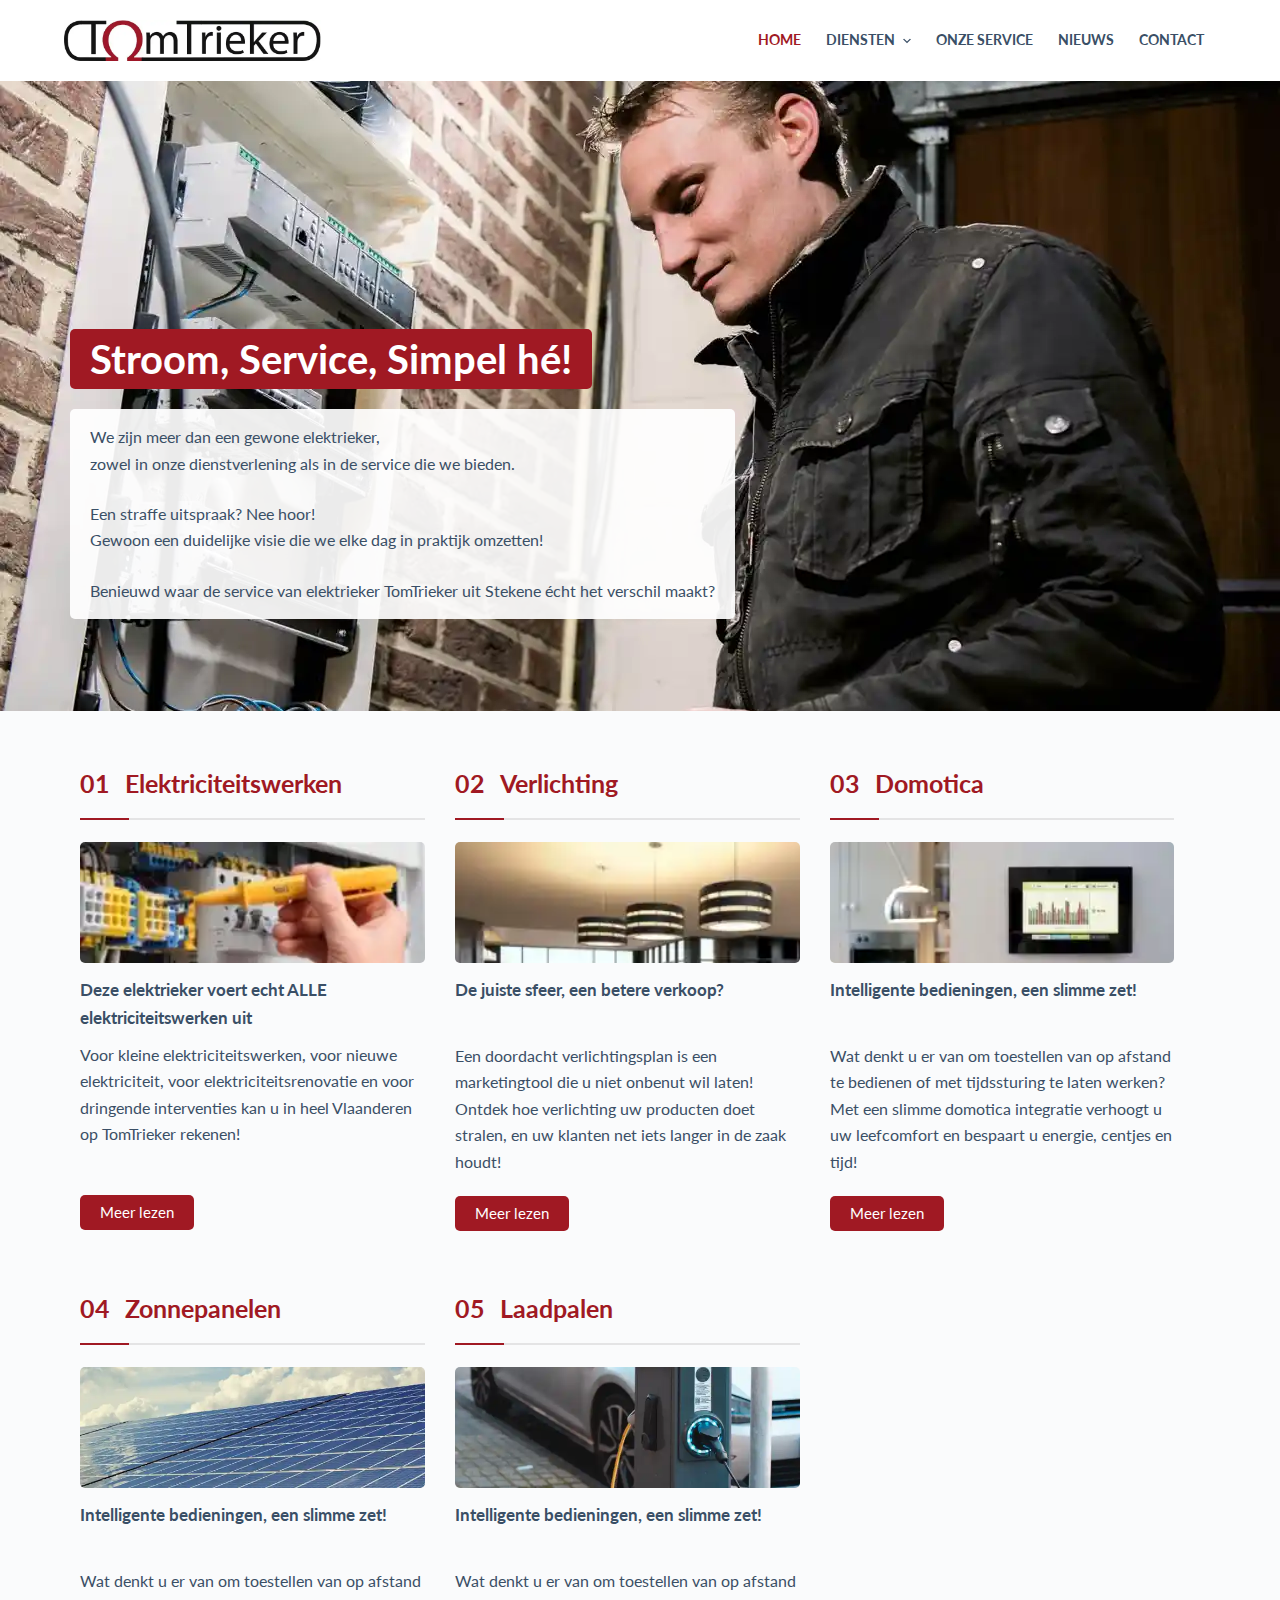
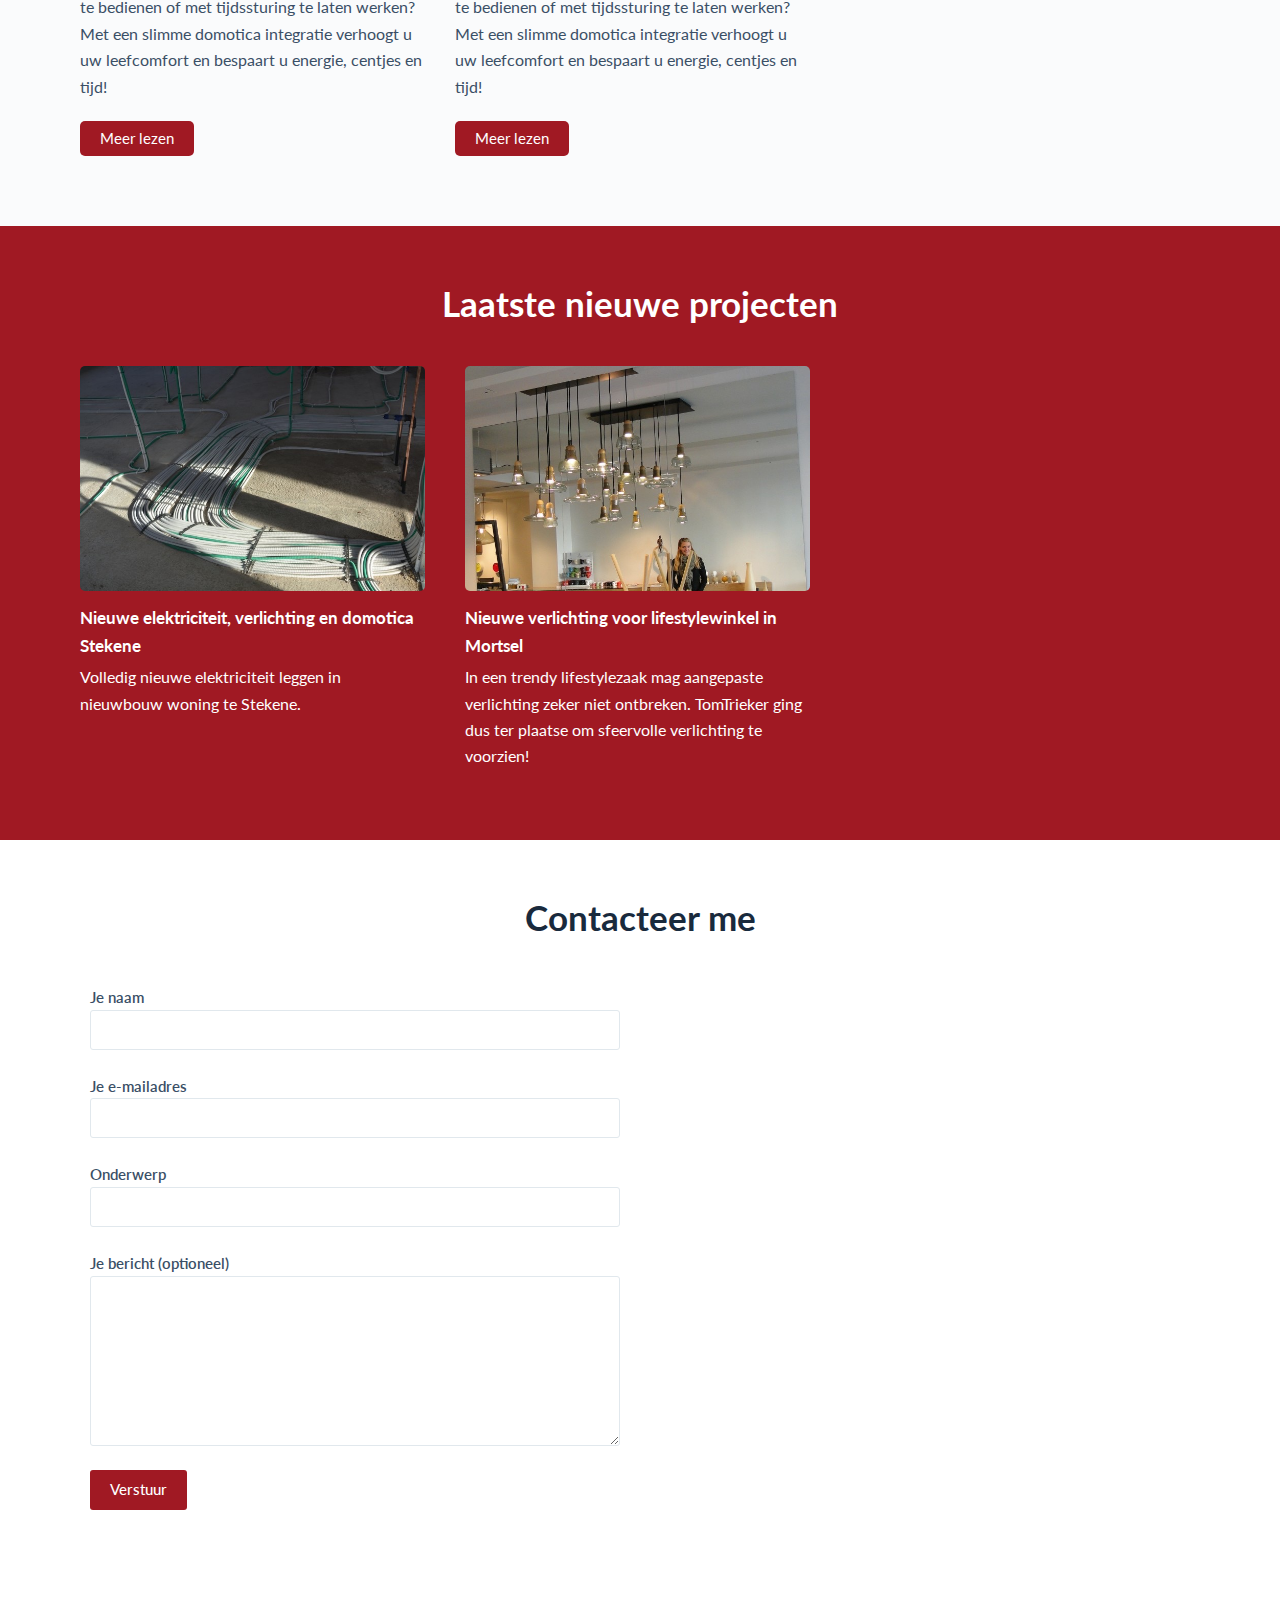
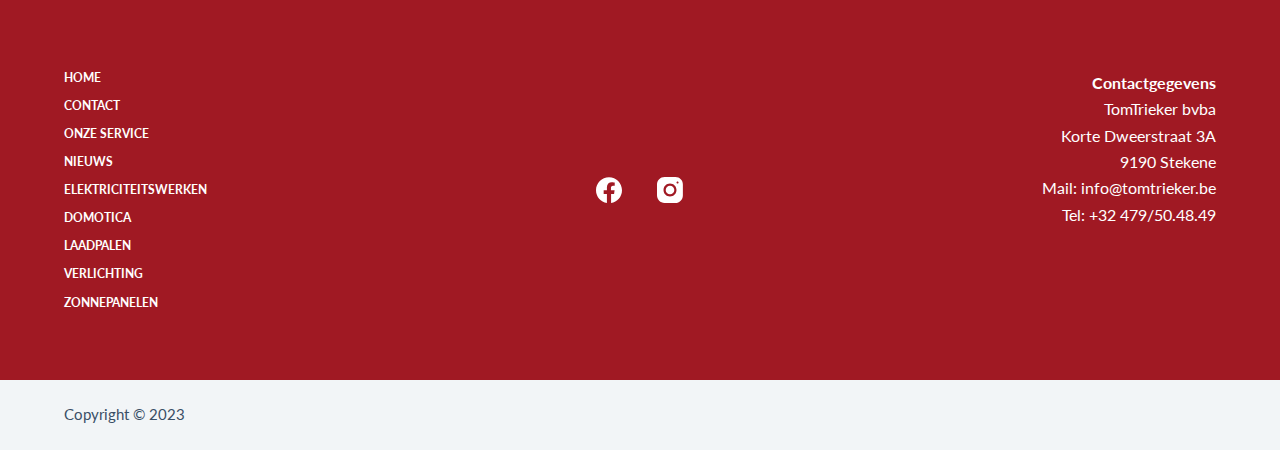
<file: index.html>
<!DOCTYPE html>
<html lang="nl-BE">
<head>
	
	<meta charset="UTF-8">
	<meta name="viewport" content="width=device-width, initial-scale=1, maximum-scale=5, viewport-fit=cover">
	<link rel="profile" href="https://gmpg.org/xfn/11">

	<title>Tomtrieker</title>
<meta name="robots" content="max-image-preview:large">
<link rel="dns-prefetch" href="//fonts.googleapis.com">
<link rel="alternate" type="application/rss+xml" title="Tomtrieker &raquo; feed" href="https://dcmaticshare.github.io/tom/feed/">
<link rel="alternate" type="application/rss+xml" title="Tomtrieker &raquo; reactiesfeed" href="https://dcmaticshare.github.io/tom/comments/feed/">
<link rel="stylesheet" id="blocksy-dynamic-global-css" href="https://dcmaticshare.github.io/tom/wp-content/uploads/blocksy/css/global.css?ver=15715" media="all">
<link rel="stylesheet" id="wp-block-library-css" href="https://dcmaticshare.github.io/tom/wp-includes/css/dist/block-library/style.min.css?ver=6.3.1" media="all">
<style id="global-styles-inline-css">body{--wp--preset--color--black: #000000;--wp--preset--color--cyan-bluish-gray: #abb8c3;--wp--preset--color--white: #ffffff;--wp--preset--color--pale-pink: #f78da7;--wp--preset--color--vivid-red: #cf2e2e;--wp--preset--color--luminous-vivid-orange: #ff6900;--wp--preset--color--luminous-vivid-amber: #fcb900;--wp--preset--color--light-green-cyan: #7bdcb5;--wp--preset--color--vivid-green-cyan: #00d084;--wp--preset--color--pale-cyan-blue: #8ed1fc;--wp--preset--color--vivid-cyan-blue: #0693e3;--wp--preset--color--vivid-purple: #9b51e0;--wp--preset--color--palette-color-1: var(--paletteColor1, #A01923);--wp--preset--color--palette-color-2: var(--paletteColor2, #202020);--wp--preset--color--palette-color-3: var(--paletteColor3, #3A4F66);--wp--preset--color--palette-color-4: var(--paletteColor4, #192a3d);--wp--preset--color--palette-color-5: var(--paletteColor5, #e1e8ed);--wp--preset--color--palette-color-6: var(--paletteColor6, #f2f5f7);--wp--preset--color--palette-color-7: var(--paletteColor7, #FAFBFC);--wp--preset--color--palette-color-8: var(--paletteColor8, #ffffff);--wp--preset--gradient--vivid-cyan-blue-to-vivid-purple: linear-gradient(135deg,rgba(6,147,227,1) 0%,rgb(155,81,224) 100%);--wp--preset--gradient--light-green-cyan-to-vivid-green-cyan: linear-gradient(135deg,rgb(122,220,180) 0%,rgb(0,208,130) 100%);--wp--preset--gradient--luminous-vivid-amber-to-luminous-vivid-orange: linear-gradient(135deg,rgba(252,185,0,1) 0%,rgba(255,105,0,1) 100%);--wp--preset--gradient--luminous-vivid-orange-to-vivid-red: linear-gradient(135deg,rgba(255,105,0,1) 0%,rgb(207,46,46) 100%);--wp--preset--gradient--very-light-gray-to-cyan-bluish-gray: linear-gradient(135deg,rgb(238,238,238) 0%,rgb(169,184,195) 100%);--wp--preset--gradient--cool-to-warm-spectrum: linear-gradient(135deg,rgb(74,234,220) 0%,rgb(151,120,209) 20%,rgb(207,42,186) 40%,rgb(238,44,130) 60%,rgb(251,105,98) 80%,rgb(254,248,76) 100%);--wp--preset--gradient--blush-light-purple: linear-gradient(135deg,rgb(255,206,236) 0%,rgb(152,150,240) 100%);--wp--preset--gradient--blush-bordeaux: linear-gradient(135deg,rgb(254,205,165) 0%,rgb(254,45,45) 50%,rgb(107,0,62) 100%);--wp--preset--gradient--luminous-dusk: linear-gradient(135deg,rgb(255,203,112) 0%,rgb(199,81,192) 50%,rgb(65,88,208) 100%);--wp--preset--gradient--pale-ocean: linear-gradient(135deg,rgb(255,245,203) 0%,rgb(182,227,212) 50%,rgb(51,167,181) 100%);--wp--preset--gradient--electric-grass: linear-gradient(135deg,rgb(202,248,128) 0%,rgb(113,206,126) 100%);--wp--preset--gradient--midnight: linear-gradient(135deg,rgb(2,3,129) 0%,rgb(40,116,252) 100%);--wp--preset--gradient--juicy-peach: linear-gradient(to right, #ffecd2 0%, #fcb69f 100%);--wp--preset--gradient--young-passion: linear-gradient(to right, #ff8177 0%, #ff867a 0%, #ff8c7f 21%, #f99185 52%, #cf556c 78%, #b12a5b 100%);--wp--preset--gradient--true-sunset: linear-gradient(to right, #fa709a 0%, #fee140 100%);--wp--preset--gradient--morpheus-den: linear-gradient(to top, #30cfd0 0%, #330867 100%);--wp--preset--gradient--plum-plate: linear-gradient(135deg, #667eea 0%, #764ba2 100%);--wp--preset--gradient--aqua-splash: linear-gradient(15deg, #13547a 0%, #80d0c7 100%);--wp--preset--gradient--love-kiss: linear-gradient(to top, #ff0844 0%, #ffb199 100%);--wp--preset--gradient--new-retrowave: linear-gradient(to top, #3b41c5 0%, #a981bb 49%, #ffc8a9 100%);--wp--preset--gradient--plum-bath: linear-gradient(to top, #cc208e 0%, #6713d2 100%);--wp--preset--gradient--high-flight: linear-gradient(to right, #0acffe 0%, #495aff 100%);--wp--preset--gradient--teen-party: linear-gradient(-225deg, #FF057C 0%, #8D0B93 50%, #321575 100%);--wp--preset--gradient--fabled-sunset: linear-gradient(-225deg, #231557 0%, #44107A 29%, #FF1361 67%, #FFF800 100%);--wp--preset--gradient--arielle-smile: radial-gradient(circle 248px at center, #16d9e3 0%, #30c7ec 47%, #46aef7 100%);--wp--preset--gradient--itmeo-branding: linear-gradient(180deg, #2af598 0%, #009efd 100%);--wp--preset--gradient--deep-blue: linear-gradient(to right, #6a11cb 0%, #2575fc 100%);--wp--preset--gradient--strong-bliss: linear-gradient(to right, #f78ca0 0%, #f9748f 19%, #fd868c 60%, #fe9a8b 100%);--wp--preset--gradient--sweet-period: linear-gradient(to top, #3f51b1 0%, #5a55ae 13%, #7b5fac 25%, #8f6aae 38%, #a86aa4 50%, #cc6b8e 62%, #f18271 75%, #f3a469 87%, #f7c978 100%);--wp--preset--gradient--purple-division: linear-gradient(to top, #7028e4 0%, #e5b2ca 100%);--wp--preset--gradient--cold-evening: linear-gradient(to top, #0c3483 0%, #a2b6df 100%, #6b8cce 100%, #a2b6df 100%);--wp--preset--gradient--mountain-rock: linear-gradient(to right, #868f96 0%, #596164 100%);--wp--preset--gradient--desert-hump: linear-gradient(to top, #c79081 0%, #dfa579 100%);--wp--preset--gradient--ethernal-constance: linear-gradient(to top, #09203f 0%, #537895 100%);--wp--preset--gradient--happy-memories: linear-gradient(-60deg, #ff5858 0%, #f09819 100%);--wp--preset--gradient--grown-early: linear-gradient(to top, #0ba360 0%, #3cba92 100%);--wp--preset--gradient--morning-salad: linear-gradient(-225deg, #B7F8DB 0%, #50A7C2 100%);--wp--preset--gradient--night-call: linear-gradient(-225deg, #AC32E4 0%, #7918F2 48%, #4801FF 100%);--wp--preset--gradient--mind-crawl: linear-gradient(-225deg, #473B7B 0%, #3584A7 51%, #30D2BE 100%);--wp--preset--gradient--angel-care: linear-gradient(-225deg, #FFE29F 0%, #FFA99F 48%, #FF719A 100%);--wp--preset--gradient--juicy-cake: linear-gradient(to top, #e14fad 0%, #f9d423 100%);--wp--preset--gradient--rich-metal: linear-gradient(to right, #d7d2cc 0%, #304352 100%);--wp--preset--gradient--mole-hall: linear-gradient(-20deg, #616161 0%, #9bc5c3 100%);--wp--preset--gradient--cloudy-knoxville: linear-gradient(120deg, #fdfbfb 0%, #ebedee 100%);--wp--preset--gradient--soft-grass: linear-gradient(to top, #c1dfc4 0%, #deecdd 100%);--wp--preset--gradient--saint-petersburg: linear-gradient(135deg, #f5f7fa 0%, #c3cfe2 100%);--wp--preset--gradient--everlasting-sky: linear-gradient(135deg, #fdfcfb 0%, #e2d1c3 100%);--wp--preset--gradient--kind-steel: linear-gradient(-20deg, #e9defa 0%, #fbfcdb 100%);--wp--preset--gradient--over-sun: linear-gradient(60deg, #abecd6 0%, #fbed96 100%);--wp--preset--gradient--premium-white: linear-gradient(to top, #d5d4d0 0%, #d5d4d0 1%, #eeeeec 31%, #efeeec 75%, #e9e9e7 100%);--wp--preset--gradient--clean-mirror: linear-gradient(45deg, #93a5cf 0%, #e4efe9 100%);--wp--preset--gradient--wild-apple: linear-gradient(to top, #d299c2 0%, #fef9d7 100%);--wp--preset--gradient--snow-again: linear-gradient(to top, #e6e9f0 0%, #eef1f5 100%);--wp--preset--gradient--confident-cloud: linear-gradient(to top, #dad4ec 0%, #dad4ec 1%, #f3e7e9 100%);--wp--preset--gradient--glass-water: linear-gradient(to top, #dfe9f3 0%, white 100%);--wp--preset--gradient--perfect-white: linear-gradient(-225deg, #E3FDF5 0%, #FFE6FA 100%);--wp--preset--font-size--small: 13px;--wp--preset--font-size--medium: 20px;--wp--preset--font-size--large: 36px;--wp--preset--font-size--x-large: 42px;--wp--preset--spacing--20: 0.44rem;--wp--preset--spacing--30: 0.67rem;--wp--preset--spacing--40: 1rem;--wp--preset--spacing--50: 1.5rem;--wp--preset--spacing--60: 2.25rem;--wp--preset--spacing--70: 3.38rem;--wp--preset--spacing--80: 5.06rem;--wp--preset--shadow--natural: 6px 6px 9px rgba(0, 0, 0, 0.2);--wp--preset--shadow--deep: 12px 12px 50px rgba(0, 0, 0, 0.4);--wp--preset--shadow--sharp: 6px 6px 0px rgba(0, 0, 0, 0.2);--wp--preset--shadow--outlined: 6px 6px 0px -3px rgba(255, 255, 255, 1), 6px 6px rgba(0, 0, 0, 1);--wp--preset--shadow--crisp: 6px 6px 0px rgba(0, 0, 0, 1);}body { margin: 0;--wp--style--global--content-size: var(--block-max-width);--wp--style--global--wide-size: var(--block-wide-max-width); }.wp-site-blocks > .alignleft { float: left; margin-right: 2em; }.wp-site-blocks > .alignright { float: right; margin-left: 2em; }.wp-site-blocks > .aligncenter { justify-content: center; margin-left: auto; margin-right: auto; }:where(.wp-site-blocks) > * { margin-block-start: var(--content-spacing); margin-block-end: 0; }:where(.wp-site-blocks) > :first-child:first-child { margin-block-start: 0; }:where(.wp-site-blocks) > :last-child:last-child { margin-block-end: 0; }body { --wp--style--block-gap: var(--content-spacing); }:where(body .is-layout-flow)  > :first-child:first-child{margin-block-start: 0;}:where(body .is-layout-flow)  > :last-child:last-child{margin-block-end: 0;}:where(body .is-layout-flow)  > *{margin-block-start: var(--content-spacing);margin-block-end: 0;}:where(body .is-layout-constrained)  > :first-child:first-child{margin-block-start: 0;}:where(body .is-layout-constrained)  > :last-child:last-child{margin-block-end: 0;}:where(body .is-layout-constrained)  > *{margin-block-start: var(--content-spacing);margin-block-end: 0;}:where(body .is-layout-flex) {gap: var(--content-spacing);}:where(body .is-layout-grid) {gap: var(--content-spacing);}body .is-layout-flow > .alignleft{float: left;margin-inline-start: 0;margin-inline-end: 2em;}body .is-layout-flow > .alignright{float: right;margin-inline-start: 2em;margin-inline-end: 0;}body .is-layout-flow > .aligncenter{margin-left: auto !important;margin-right: auto !important;}body .is-layout-constrained > .alignleft{float: left;margin-inline-start: 0;margin-inline-end: 2em;}body .is-layout-constrained > .alignright{float: right;margin-inline-start: 2em;margin-inline-end: 0;}body .is-layout-constrained > .aligncenter{margin-left: auto !important;margin-right: auto !important;}body .is-layout-constrained > :where(:not(.alignleft):not(.alignright):not(.alignfull)){max-width: var(--wp--style--global--content-size);margin-left: auto !important;margin-right: auto !important;}body .is-layout-constrained > .alignwide{max-width: var(--wp--style--global--wide-size);}body .is-layout-flex{display: flex;}body .is-layout-flex{flex-wrap: wrap;align-items: center;}body .is-layout-flex > *{margin: 0;}body .is-layout-grid{display: grid;}body .is-layout-grid > *{margin: 0;}body{padding-top: 0px;padding-right: 0px;padding-bottom: 0px;padding-left: 0px;}.has-black-color{color: var(--wp--preset--color--black) !important;}.has-cyan-bluish-gray-color{color: var(--wp--preset--color--cyan-bluish-gray) !important;}.has-white-color{color: var(--wp--preset--color--white) !important;}.has-pale-pink-color{color: var(--wp--preset--color--pale-pink) !important;}.has-vivid-red-color{color: var(--wp--preset--color--vivid-red) !important;}.has-luminous-vivid-orange-color{color: var(--wp--preset--color--luminous-vivid-orange) !important;}.has-luminous-vivid-amber-color{color: var(--wp--preset--color--luminous-vivid-amber) !important;}.has-light-green-cyan-color{color: var(--wp--preset--color--light-green-cyan) !important;}.has-vivid-green-cyan-color{color: var(--wp--preset--color--vivid-green-cyan) !important;}.has-pale-cyan-blue-color{color: var(--wp--preset--color--pale-cyan-blue) !important;}.has-vivid-cyan-blue-color{color: var(--wp--preset--color--vivid-cyan-blue) !important;}.has-vivid-purple-color{color: var(--wp--preset--color--vivid-purple) !important;}.has-palette-color-1-color{color: var(--wp--preset--color--palette-color-1) !important;}.has-palette-color-2-color{color: var(--wp--preset--color--palette-color-2) !important;}.has-palette-color-3-color{color: var(--wp--preset--color--palette-color-3) !important;}.has-palette-color-4-color{color: var(--wp--preset--color--palette-color-4) !important;}.has-palette-color-5-color{color: var(--wp--preset--color--palette-color-5) !important;}.has-palette-color-6-color{color: var(--wp--preset--color--palette-color-6) !important;}.has-palette-color-7-color{color: var(--wp--preset--color--palette-color-7) !important;}.has-palette-color-8-color{color: var(--wp--preset--color--palette-color-8) !important;}.has-black-background-color{background-color: var(--wp--preset--color--black) !important;}.has-cyan-bluish-gray-background-color{background-color: var(--wp--preset--color--cyan-bluish-gray) !important;}.has-white-background-color{background-color: var(--wp--preset--color--white) !important;}.has-pale-pink-background-color{background-color: var(--wp--preset--color--pale-pink) !important;}.has-vivid-red-background-color{background-color: var(--wp--preset--color--vivid-red) !important;}.has-luminous-vivid-orange-background-color{background-color: var(--wp--preset--color--luminous-vivid-orange) !important;}.has-luminous-vivid-amber-background-color{background-color: var(--wp--preset--color--luminous-vivid-amber) !important;}.has-light-green-cyan-background-color{background-color: var(--wp--preset--color--light-green-cyan) !important;}.has-vivid-green-cyan-background-color{background-color: var(--wp--preset--color--vivid-green-cyan) !important;}.has-pale-cyan-blue-background-color{background-color: var(--wp--preset--color--pale-cyan-blue) !important;}.has-vivid-cyan-blue-background-color{background-color: var(--wp--preset--color--vivid-cyan-blue) !important;}.has-vivid-purple-background-color{background-color: var(--wp--preset--color--vivid-purple) !important;}.has-palette-color-1-background-color{background-color: var(--wp--preset--color--palette-color-1) !important;}.has-palette-color-2-background-color{background-color: var(--wp--preset--color--palette-color-2) !important;}.has-palette-color-3-background-color{background-color: var(--wp--preset--color--palette-color-3) !important;}.has-palette-color-4-background-color{background-color: var(--wp--preset--color--palette-color-4) !important;}.has-palette-color-5-background-color{background-color: var(--wp--preset--color--palette-color-5) !important;}.has-palette-color-6-background-color{background-color: var(--wp--preset--color--palette-color-6) !important;}.has-palette-color-7-background-color{background-color: var(--wp--preset--color--palette-color-7) !important;}.has-palette-color-8-background-color{background-color: var(--wp--preset--color--palette-color-8) !important;}.has-black-border-color{border-color: var(--wp--preset--color--black) !important;}.has-cyan-bluish-gray-border-color{border-color: var(--wp--preset--color--cyan-bluish-gray) !important;}.has-white-border-color{border-color: var(--wp--preset--color--white) !important;}.has-pale-pink-border-color{border-color: var(--wp--preset--color--pale-pink) !important;}.has-vivid-red-border-color{border-color: var(--wp--preset--color--vivid-red) !important;}.has-luminous-vivid-orange-border-color{border-color: var(--wp--preset--color--luminous-vivid-orange) !important;}.has-luminous-vivid-amber-border-color{border-color: var(--wp--preset--color--luminous-vivid-amber) !important;}.has-light-green-cyan-border-color{border-color: var(--wp--preset--color--light-green-cyan) !important;}.has-vivid-green-cyan-border-color{border-color: var(--wp--preset--color--vivid-green-cyan) !important;}.has-pale-cyan-blue-border-color{border-color: var(--wp--preset--color--pale-cyan-blue) !important;}.has-vivid-cyan-blue-border-color{border-color: var(--wp--preset--color--vivid-cyan-blue) !important;}.has-vivid-purple-border-color{border-color: var(--wp--preset--color--vivid-purple) !important;}.has-palette-color-1-border-color{border-color: var(--wp--preset--color--palette-color-1) !important;}.has-palette-color-2-border-color{border-color: var(--wp--preset--color--palette-color-2) !important;}.has-palette-color-3-border-color{border-color: var(--wp--preset--color--palette-color-3) !important;}.has-palette-color-4-border-color{border-color: var(--wp--preset--color--palette-color-4) !important;}.has-palette-color-5-border-color{border-color: var(--wp--preset--color--palette-color-5) !important;}.has-palette-color-6-border-color{border-color: var(--wp--preset--color--palette-color-6) !important;}.has-palette-color-7-border-color{border-color: var(--wp--preset--color--palette-color-7) !important;}.has-palette-color-8-border-color{border-color: var(--wp--preset--color--palette-color-8) !important;}.has-vivid-cyan-blue-to-vivid-purple-gradient-background{background: var(--wp--preset--gradient--vivid-cyan-blue-to-vivid-purple) !important;}.has-light-green-cyan-to-vivid-green-cyan-gradient-background{background: var(--wp--preset--gradient--light-green-cyan-to-vivid-green-cyan) !important;}.has-luminous-vivid-amber-to-luminous-vivid-orange-gradient-background{background: var(--wp--preset--gradient--luminous-vivid-amber-to-luminous-vivid-orange) !important;}.has-luminous-vivid-orange-to-vivid-red-gradient-background{background: var(--wp--preset--gradient--luminous-vivid-orange-to-vivid-red) !important;}.has-very-light-gray-to-cyan-bluish-gray-gradient-background{background: var(--wp--preset--gradient--very-light-gray-to-cyan-bluish-gray) !important;}.has-cool-to-warm-spectrum-gradient-background{background: var(--wp--preset--gradient--cool-to-warm-spectrum) !important;}.has-blush-light-purple-gradient-background{background: var(--wp--preset--gradient--blush-light-purple) !important;}.has-blush-bordeaux-gradient-background{background: var(--wp--preset--gradient--blush-bordeaux) !important;}.has-luminous-dusk-gradient-background{background: var(--wp--preset--gradient--luminous-dusk) !important;}.has-pale-ocean-gradient-background{background: var(--wp--preset--gradient--pale-ocean) !important;}.has-electric-grass-gradient-background{background: var(--wp--preset--gradient--electric-grass) !important;}.has-midnight-gradient-background{background: var(--wp--preset--gradient--midnight) !important;}.has-juicy-peach-gradient-background{background: var(--wp--preset--gradient--juicy-peach) !important;}.has-young-passion-gradient-background{background: var(--wp--preset--gradient--young-passion) !important;}.has-true-sunset-gradient-background{background: var(--wp--preset--gradient--true-sunset) !important;}.has-morpheus-den-gradient-background{background: var(--wp--preset--gradient--morpheus-den) !important;}.has-plum-plate-gradient-background{background: var(--wp--preset--gradient--plum-plate) !important;}.has-aqua-splash-gradient-background{background: var(--wp--preset--gradient--aqua-splash) !important;}.has-love-kiss-gradient-background{background: var(--wp--preset--gradient--love-kiss) !important;}.has-new-retrowave-gradient-background{background: var(--wp--preset--gradient--new-retrowave) !important;}.has-plum-bath-gradient-background{background: var(--wp--preset--gradient--plum-bath) !important;}.has-high-flight-gradient-background{background: var(--wp--preset--gradient--high-flight) !important;}.has-teen-party-gradient-background{background: var(--wp--preset--gradient--teen-party) !important;}.has-fabled-sunset-gradient-background{background: var(--wp--preset--gradient--fabled-sunset) !important;}.has-arielle-smile-gradient-background{background: var(--wp--preset--gradient--arielle-smile) !important;}.has-itmeo-branding-gradient-background{background: var(--wp--preset--gradient--itmeo-branding) !important;}.has-deep-blue-gradient-background{background: var(--wp--preset--gradient--deep-blue) !important;}.has-strong-bliss-gradient-background{background: var(--wp--preset--gradient--strong-bliss) !important;}.has-sweet-period-gradient-background{background: var(--wp--preset--gradient--sweet-period) !important;}.has-purple-division-gradient-background{background: var(--wp--preset--gradient--purple-division) !important;}.has-cold-evening-gradient-background{background: var(--wp--preset--gradient--cold-evening) !important;}.has-mountain-rock-gradient-background{background: var(--wp--preset--gradient--mountain-rock) !important;}.has-desert-hump-gradient-background{background: var(--wp--preset--gradient--desert-hump) !important;}.has-ethernal-constance-gradient-background{background: var(--wp--preset--gradient--ethernal-constance) !important;}.has-happy-memories-gradient-background{background: var(--wp--preset--gradient--happy-memories) !important;}.has-grown-early-gradient-background{background: var(--wp--preset--gradient--grown-early) !important;}.has-morning-salad-gradient-background{background: var(--wp--preset--gradient--morning-salad) !important;}.has-night-call-gradient-background{background: var(--wp--preset--gradient--night-call) !important;}.has-mind-crawl-gradient-background{background: var(--wp--preset--gradient--mind-crawl) !important;}.has-angel-care-gradient-background{background: var(--wp--preset--gradient--angel-care) !important;}.has-juicy-cake-gradient-background{background: var(--wp--preset--gradient--juicy-cake) !important;}.has-rich-metal-gradient-background{background: var(--wp--preset--gradient--rich-metal) !important;}.has-mole-hall-gradient-background{background: var(--wp--preset--gradient--mole-hall) !important;}.has-cloudy-knoxville-gradient-background{background: var(--wp--preset--gradient--cloudy-knoxville) !important;}.has-soft-grass-gradient-background{background: var(--wp--preset--gradient--soft-grass) !important;}.has-saint-petersburg-gradient-background{background: var(--wp--preset--gradient--saint-petersburg) !important;}.has-everlasting-sky-gradient-background{background: var(--wp--preset--gradient--everlasting-sky) !important;}.has-kind-steel-gradient-background{background: var(--wp--preset--gradient--kind-steel) !important;}.has-over-sun-gradient-background{background: var(--wp--preset--gradient--over-sun) !important;}.has-premium-white-gradient-background{background: var(--wp--preset--gradient--premium-white) !important;}.has-clean-mirror-gradient-background{background: var(--wp--preset--gradient--clean-mirror) !important;}.has-wild-apple-gradient-background{background: var(--wp--preset--gradient--wild-apple) !important;}.has-snow-again-gradient-background{background: var(--wp--preset--gradient--snow-again) !important;}.has-confident-cloud-gradient-background{background: var(--wp--preset--gradient--confident-cloud) !important;}.has-glass-water-gradient-background{background: var(--wp--preset--gradient--glass-water) !important;}.has-perfect-white-gradient-background{background: var(--wp--preset--gradient--perfect-white) !important;}.has-small-font-size{font-size: var(--wp--preset--font-size--small) !important;}.has-medium-font-size{font-size: var(--wp--preset--font-size--medium) !important;}.has-large-font-size{font-size: var(--wp--preset--font-size--large) !important;}.has-x-large-font-size{font-size: var(--wp--preset--font-size--x-large) !important;}
.wp-block-navigation a:where(:not(.wp-element-button)){color: inherit;}
.wp-block-pullquote{font-size: 1.5em;line-height: 1.6;}</style>
<link rel="stylesheet" id="contact-form-7-css" href="https://dcmaticshare.github.io/tom/wp-content/plugins/contact-form-7/includes/css/styles.css?ver=5.8" media="all">
<link rel="stylesheet" id="elementor-icons-css" href="https://dcmaticshare.github.io/tom/wp-content/plugins/elementor/assets/lib/eicons/css/elementor-icons.min.css?ver=5.23.0" media="all">
<link rel="stylesheet" id="elementor-frontend-css" href="https://dcmaticshare.github.io/tom/wp-content/plugins/elementor/assets/css/frontend-lite.min.css?ver=3.16.4" media="all">
<link rel="stylesheet" id="swiper-css" href="https://dcmaticshare.github.io/tom/wp-content/plugins/elementor/assets/lib/swiper/v8/css/swiper.min.css?ver=8.4.5" media="all">
<link rel="stylesheet" id="elementor-post-6-css" href="https://dcmaticshare.github.io/tom/wp-content/uploads/elementor/css/post-6.css?ver=1695400209" media="all">
<link rel="stylesheet" id="elementor-post-10-css" href="https://dcmaticshare.github.io/tom/wp-content/uploads/elementor/css/post-10.css?ver=1695671885" media="all">
<link rel="stylesheet" id="blocksy-fonts-font-source-google-css" href="https://fonts.googleapis.com/css2?family=Lato:wght@400;500;600;700&#038;display=swap" media="all">
<link rel="stylesheet" id="ct-main-styles-css" href="https://dcmaticshare.github.io/tom/wp-content/themes/blocksy/static/bundle/main.min.css?ver=1.9.6" media="all">
<link rel="stylesheet" id="ct-page-title-styles-css" href="https://dcmaticshare.github.io/tom/wp-content/themes/blocksy/static/bundle/page-title.min.css?ver=1.9.6" media="all">
<link rel="stylesheet" id="ct-elementor-styles-css" href="https://dcmaticshare.github.io/tom/wp-content/themes/blocksy/static/bundle/elementor-frontend.min.css?ver=1.9.6" media="all">
<link rel="stylesheet" id="ct-cf-7-styles-css" href="https://dcmaticshare.github.io/tom/wp-content/themes/blocksy/static/bundle/cf-7.min.css?ver=1.9.6" media="all">
<link rel="stylesheet" id="google-fonts-1-css" href="https://fonts.googleapis.com/css?family=Roboto%3A100%2C100italic%2C200%2C200italic%2C300%2C300italic%2C400%2C400italic%2C500%2C500italic%2C600%2C600italic%2C700%2C700italic%2C800%2C800italic%2C900%2C900italic%7CRoboto+Slab%3A100%2C100italic%2C200%2C200italic%2C300%2C300italic%2C400%2C400italic%2C500%2C500italic%2C600%2C600italic%2C700%2C700italic%2C800%2C800italic%2C900%2C900italic&#038;display=swap&#038;ver=6.3.1" media="all">
<link rel="preconnect" href="https://fonts.gstatic.com/" crossorigin>
<link rel="https://api.w.org/" href="https://dcmaticshare.github.io/tom/wp-json/">
<link rel="alternate" type="application/json" href="https://dcmaticshare.github.io/tom/wp-json/wp/v2/pages/10">
<link rel="EditURI" type="application/rsd+xml" title="RSD" href="https://dcmaticshare.github.io/tom/xmlrpc.php?rsd">
<meta name="generator" content="WordPress 6.3.1">
<link rel="canonical" href="https://dcmaticshare.github.io/tom/">
<link rel="shortlink" href="https://dcmaticshare.github.io/tom/">
<link rel="alternate" type="application/json+oembed" href="https://dcmaticshare.github.io/tom/wp-json/oembed/1.0/embed?url=http%3A%2F%2Fhttps%3A%2F%2Fdcmaticshare.github.io%2Ftom%2F">
<link rel="alternate" type="text/xml+oembed" href="https://dcmaticshare.github.io/tom/wp-json/oembed/1.0/embed?url=http%3A%2F%2Fhttps%3A%2F%2Fdcmaticshare.github.io%2Ftom%2F#038;format=xml">
<noscript><link rel="stylesheet" href="https://dcmaticshare.github.io/tom/wp-content/themes/blocksy/static/bundle/no-scripts.min.css" type="text/css"></noscript>
<meta name="generator" content="Elementor 3.16.4; features: e_dom_optimization, e_optimized_assets_loading, e_optimized_css_loading, additional_custom_breakpoints; settings: css_print_method-external, google_font-enabled, font_display-swap">
	</head>


<body class="home page-template page-template-elementor_header_footer page page-id-10 wp-custom-logo wp-embed-responsive elementor-default elementor-template-full-width elementor-kit-6 elementor-page elementor-page-10 ct-loading" data-link="type-2" data-prefix="single_page" data-header="type-1:sticky" data-footer="type-1" itemscope="itemscope" itemtype="https://schema.org/WebPage">

<a class="skip-link show-on-focus" href="#main">
	Skip to content</a>

<div class="ct-drawer-canvas"><div id="offcanvas" class="ct-panel ct-header" data-behaviour="right-side"><div class="ct-panel-inner">
		<div class="ct-panel-actions">
			<button class="ct-toggle-close" data-type="type-1" aria-label="Close drawer">
				<svg class="ct-icon" width="12" height="12" viewbox="0 0 15 15"><path d="M1 15a1 1 0 01-.71-.29 1 1 0 010-1.41l5.8-5.8-5.8-5.8A1 1 0 011.7.29l5.8 5.8 5.8-5.8a1 1 0 011.41 1.41l-5.8 5.8 5.8 5.8a1 1 0 01-1.41 1.41l-5.8-5.8-5.8 5.8A1 1 0 011 15z"></path></svg>
			</button>
		</div>
		<div class="ct-panel-content" data-device="desktop"></div>
<div class="ct-panel-content" data-device="mobile">
<nav class="mobile-menu has-submenu" data-id="mobile-menu" data-interaction="click" data-toggle-type="type-1" aria-label="Off Canvas Menu">
	<ul id="menu-main-menu-1" role="menubar">
<li class="menu-item menu-item-type-post_type menu-item-object-page menu-item-home current-menu-item page_item page-item-10 current_page_item menu-item-152" role="none"><a href="https://dcmaticshare.github.io/tom/" aria-current="page" class="ct-menu-link" role="menuitem">Home</a></li>
<li class="menu-item menu-item-type-custom menu-item-object-custom menu-item-has-children menu-item-151" role="none">
<span class="ct-sub-menu-parent"><a href="#" class="ct-menu-link" role="menuitem">Diensten</a><button class="ct-toggle-dropdown-mobile" aria-label="Expand dropdown menu" aria-haspopup="true" aria-expanded="false" role="menuitem"><svg class="ct-icon toggle-icon-1" width="15" height="15" viewbox="0 0 15 15"><path d="M3.9,5.1l3.6,3.6l3.6-3.6l1.4,0.7l-5,5l-5-5L3.9,5.1z"></path></svg></button></span>
<ul class="sub-menu" role="menu">
	<li class="menu-item menu-item-type-post_type menu-item-object-page menu-item-176" role="none"><a href="https://dcmaticshare.github.io/tom/elektriciteitswerken/" class="ct-menu-link" role="menuitem">Elektriciteitswerken</a></li>
	<li class="menu-item menu-item-type-post_type menu-item-object-page menu-item-175" role="none"><a href="https://dcmaticshare.github.io/tom/domotica/" class="ct-menu-link" role="menuitem">Domotica</a></li>
	<li class="menu-item menu-item-type-post_type menu-item-object-page menu-item-174" role="none"><a href="https://dcmaticshare.github.io/tom/verlichting/" class="ct-menu-link" role="menuitem">Verlichting</a></li>
	<li class="menu-item menu-item-type-post_type menu-item-object-page menu-item-173" role="none"><a href="https://dcmaticshare.github.io/tom/zonnepanelen/" class="ct-menu-link" role="menuitem">Zonnepanelen</a></li>
	<li class="menu-item menu-item-type-post_type menu-item-object-page menu-item-172" role="none"><a href="https://dcmaticshare.github.io/tom/laadpalen/" class="ct-menu-link" role="menuitem">Laadpalen</a></li>
</ul>
</li>
<li class="menu-item menu-item-type-post_type menu-item-object-page menu-item-161" role="none"><a href="https://dcmaticshare.github.io/tom/onze-service/" class="ct-menu-link" role="menuitem">Onze service</a></li>
<li class="menu-item menu-item-type-post_type menu-item-object-page menu-item-160" role="none"><a href="https://dcmaticshare.github.io/tom/nieuws/" class="ct-menu-link" role="menuitem">Nieuws</a></li>
<li class="menu-item menu-item-type-post_type menu-item-object-page menu-item-159" role="none"><a href="https://dcmaticshare.github.io/tom/contact/" class="ct-menu-link" role="menuitem">Contact</a></li>
</ul></nav>

</div>
</div></div></div>
<div id="main-container">
	<header id="header" class="ct-header" data-id="type-1" itemscope="" itemtype="https://schema.org/WPHeader"><div data-device="desktop"><div class="ct-sticky-container"><div data-sticky="shrink"><div data-row="middle" data-column-set="2"><div class="ct-container">
<div data-column="start" data-placements="1"><div data-items="primary">
<div class="site-branding" data-id="logo" itemscope="itemscope" itemtype="https://schema.org/Organization">

			<a href="https://dcmaticshare.github.io/tom/" class="site-logo-container" rel="home"><img width="832" height="136" src="https://dcmaticshare.github.io/tom/wp-content/uploads/2023/09/Tomtrieker-Logo-Kleur.webp" class="default-logo" alt="Tomtrieker - Logo - Kleur"></a>	
	</div>

</div></div>
<div data-column="end" data-placements="1"><div data-items="primary">
<nav id="header-menu-1" class="header-menu-1" data-id="menu" data-interaction="hover" data-menu="type-1" data-dropdown="type-1:simple" data-responsive="no" itemscope="" itemtype="https://schema.org/SiteNavigationElement" aria-label="Header Menu">

	<ul id="menu-main-menu" class="menu" role="menubar">
<li id="menu-item-152" class="menu-item menu-item-type-post_type menu-item-object-page menu-item-home current-menu-item page_item page-item-10 current_page_item menu-item-152" role="none"><a href="https://dcmaticshare.github.io/tom/" aria-current="page" class="ct-menu-link" role="menuitem">Home</a></li>
<li id="menu-item-151" class="menu-item menu-item-type-custom menu-item-object-custom menu-item-has-children menu-item-151 animated-submenu" role="none">
<a href="#" class="ct-menu-link" role="menuitem">Diensten<span class="ct-toggle-dropdown-desktop"><svg class="ct-icon" width="8" height="8" viewbox="0 0 15 15"><path d="M2.1,3.2l5.4,5.4l5.4-5.4L15,4.3l-7.5,7.5L0,4.3L2.1,3.2z"></path></svg></span></a><button class="ct-toggle-dropdown-desktop-ghost" aria-label="Expand dropdown menu" aria-haspopup="true" aria-expanded="false" role="menuitem"></button>
<ul class="sub-menu" role="menu">
	<li id="menu-item-176" class="menu-item menu-item-type-post_type menu-item-object-page menu-item-176" role="none"><a href="https://dcmaticshare.github.io/tom/elektriciteitswerken/" class="ct-menu-link" role="menuitem">Elektriciteitswerken</a></li>
	<li id="menu-item-175" class="menu-item menu-item-type-post_type menu-item-object-page menu-item-175" role="none"><a href="https://dcmaticshare.github.io/tom/domotica/" class="ct-menu-link" role="menuitem">Domotica</a></li>
	<li id="menu-item-174" class="menu-item menu-item-type-post_type menu-item-object-page menu-item-174" role="none"><a href="https://dcmaticshare.github.io/tom/verlichting/" class="ct-menu-link" role="menuitem">Verlichting</a></li>
	<li id="menu-item-173" class="menu-item menu-item-type-post_type menu-item-object-page menu-item-173" role="none"><a href="https://dcmaticshare.github.io/tom/zonnepanelen/" class="ct-menu-link" role="menuitem">Zonnepanelen</a></li>
	<li id="menu-item-172" class="menu-item menu-item-type-post_type menu-item-object-page menu-item-172" role="none"><a href="https://dcmaticshare.github.io/tom/laadpalen/" class="ct-menu-link" role="menuitem">Laadpalen</a></li>
</ul>
</li>
<li id="menu-item-161" class="menu-item menu-item-type-post_type menu-item-object-page menu-item-161" role="none"><a href="https://dcmaticshare.github.io/tom/onze-service/" class="ct-menu-link" role="menuitem">Onze service</a></li>
<li id="menu-item-160" class="menu-item menu-item-type-post_type menu-item-object-page menu-item-160" role="none"><a href="https://dcmaticshare.github.io/tom/nieuws/" class="ct-menu-link" role="menuitem">Nieuws</a></li>
<li id="menu-item-159" class="menu-item menu-item-type-post_type menu-item-object-page menu-item-159" role="none"><a href="https://dcmaticshare.github.io/tom/contact/" class="ct-menu-link" role="menuitem">Contact</a></li>
</ul></nav>

</div></div>
</div></div></div></div></div>
<div data-device="mobile"><div class="ct-sticky-container"><div data-sticky="shrink"><div data-row="middle" data-column-set="2"><div class="ct-container">
<div data-column="start" data-placements="1"><div data-items="primary">
<div class="site-branding" data-id="logo">

			<a href="https://dcmaticshare.github.io/tom/" class="site-logo-container" rel="home"><img width="832" height="136" src="https://dcmaticshare.github.io/tom/wp-content/uploads/2023/09/Tomtrieker-Logo-Kleur.webp" class="default-logo" alt="Tomtrieker - Logo - Kleur"></a>	
	</div>

</div></div>
<div data-column="end" data-placements="1"><div data-items="primary">
<button data-toggle-panel="#offcanvas" class="ct-header-trigger ct-toggle " data-design="simple" data-label="right" aria-label="Open off canvas" data-id="trigger">

	<span class="ct-label ct-hidden-sm ct-hidden-md ct-hidden-lg">Menu</span>

	<svg class="ct-icon" width="18" height="14" viewbox="0 0 18 14" aria-hidden="true" data-type="type-1">

		<rect y="0.00" width="18" height="1.7" rx="1"></rect>
		<rect y="6.15" width="18" height="1.7" rx="1"></rect>
		<rect y="12.3" width="18" height="1.7" rx="1"></rect>
	</svg>
</button>
</div></div>
</div></div></div></div></div></header>
	<main id="main" class="site-main hfeed">

				<div data-elementor-type="wp-page" data-elementor-id="10" class="elementor elementor-10">
							<div class="elementor-element elementor-element-bf10fa4 e-flex e-con-boxed e-con e-parent" data-id="bf10fa4" data-element_type="container" data-settings="{&quot;background_background&quot;:&quot;classic&quot;,&quot;content_width&quot;:&quot;boxed&quot;}" data-core-v316-plus="true">
					<div class="e-con-inner">
				<div class="elementor-element elementor-element-e450bcf elementor-invisible elementor-widget elementor-widget-heading" data-id="e450bcf" data-element_type="widget" data-settings="{&quot;_animation&quot;:&quot;fadeInLeft&quot;}" data-widget_type="heading.default">
				<div class="elementor-widget-container">
			<style>/*! elementor - v3.16.0 - 20-09-2023 */
.elementor-heading-title{padding:0;margin:0;line-height:1}.elementor-widget-heading .elementor-heading-title[class*=elementor-size-]>a{color:inherit;font-size:inherit;line-height:inherit}.elementor-widget-heading .elementor-heading-title.elementor-size-small{font-size:15px}.elementor-widget-heading .elementor-heading-title.elementor-size-medium{font-size:19px}.elementor-widget-heading .elementor-heading-title.elementor-size-large{font-size:29px}.elementor-widget-heading .elementor-heading-title.elementor-size-xl{font-size:39px}.elementor-widget-heading .elementor-heading-title.elementor-size-xxl{font-size:59px}</style>
<h1 class="elementor-heading-title elementor-size-default">Stroom, Service, Simpel hé!</h1>		</div>
				</div>
				<div class="elementor-element elementor-element-cce6596 elementor-invisible elementor-widget elementor-widget-text-editor" data-id="cce6596" data-element_type="widget" data-settings="{&quot;_animation&quot;:&quot;fadeInUp&quot;,&quot;_animation_delay&quot;:&quot;300&quot;}" data-widget_type="text-editor.default">
				<div class="elementor-widget-container">
			<style>/*! elementor - v3.16.0 - 20-09-2023 */
.elementor-widget-text-editor.elementor-drop-cap-view-stacked .elementor-drop-cap{background-color:#69727d;color:#fff}.elementor-widget-text-editor.elementor-drop-cap-view-framed .elementor-drop-cap{color:#69727d;border:3px solid;background-color:transparent}.elementor-widget-text-editor:not(.elementor-drop-cap-view-default) .elementor-drop-cap{margin-top:8px}.elementor-widget-text-editor:not(.elementor-drop-cap-view-default) .elementor-drop-cap-letter{width:1em;height:1em}.elementor-widget-text-editor .elementor-drop-cap{float:left;text-align:center;line-height:1;font-size:50px}.elementor-widget-text-editor .elementor-drop-cap-letter{display:inline-block}</style>				<p>We zijn meer dan een gewone elektrieker,<br>zowel in onze dienstverlening als in de service die we bieden.</p>
<p>Een straffe uitspraak? Nee hoor!<br>Gewoon een duidelijke visie die we elke dag in praktijk omzetten!</p>
<p>Benieuwd waar de service van elektrieker TomTrieker uit Stekene écht het verschil maakt?</p>						</div>
				</div>
					</div>
				</div>
		<div class="elementor-element elementor-element-df4b158 e-flex e-con-boxed e-con e-parent" data-id="df4b158" data-element_type="container" data-settings="{&quot;content_width&quot;:&quot;boxed&quot;}" data-core-v316-plus="true">
					<div class="e-con-inner">
		<div class="elementor-element elementor-element-bdadfc8 e-con-full e-flex e-con e-child" data-id="bdadfc8" data-element_type="container" data-settings="{&quot;content_width&quot;:&quot;full&quot;}">
		<div class="elementor-element elementor-element-a613f41 e-flex e-con-boxed e-con e-child" data-id="a613f41" data-element_type="container" data-settings="{&quot;content_width&quot;:&quot;boxed&quot;}">
					<div class="e-con-inner">
				<div class="elementor-element elementor-element-0f9650b elementor-widget elementor-widget-heading" data-id="0f9650b" data-element_type="widget" data-widget_type="heading.default">
				<div class="elementor-widget-container">
			<h2 class="elementor-heading-title elementor-size-default">01</h2>		</div>
				</div>
				<div class="elementor-element elementor-element-7792b6f elementor-widget elementor-widget-heading" data-id="7792b6f" data-element_type="widget" data-widget_type="heading.default">
				<div class="elementor-widget-container">
			<h2 class="elementor-heading-title elementor-size-default">Elektriciteitswerken</h2>		</div>
				</div>
					</div>
				</div>
		<div class="elementor-element elementor-element-1aed922 e-con-full e-flex e-con e-child" data-id="1aed922" data-element_type="container" data-settings="{&quot;content_width&quot;:&quot;full&quot;}">
				<div class="elementor-element elementor-element-fc435cc elementor-widget__width-initial elementor-widget-divider--view-line elementor-widget elementor-widget-divider" data-id="fc435cc" data-element_type="widget" data-widget_type="divider.default">
				<div class="elementor-widget-container">
			<style>/*! elementor - v3.16.0 - 20-09-2023 */
.elementor-widget-divider{--divider-border-style:none;--divider-border-width:1px;--divider-color:#0c0d0e;--divider-icon-size:20px;--divider-element-spacing:10px;--divider-pattern-height:24px;--divider-pattern-size:20px;--divider-pattern-url:none;--divider-pattern-repeat:repeat-x}.elementor-widget-divider .elementor-divider{display:flex}.elementor-widget-divider .elementor-divider__text{font-size:15px;line-height:1;max-width:95%}.elementor-widget-divider .elementor-divider__element{margin:0 var(--divider-element-spacing);flex-shrink:0}.elementor-widget-divider .elementor-icon{font-size:var(--divider-icon-size)}.elementor-widget-divider .elementor-divider-separator{display:flex;margin:0;direction:ltr}.elementor-widget-divider--view-line_icon .elementor-divider-separator,.elementor-widget-divider--view-line_text .elementor-divider-separator{align-items:center}.elementor-widget-divider--view-line_icon .elementor-divider-separator:after,.elementor-widget-divider--view-line_icon .elementor-divider-separator:before,.elementor-widget-divider--view-line_text .elementor-divider-separator:after,.elementor-widget-divider--view-line_text .elementor-divider-separator:before{display:block;content:"";border-bottom:0;flex-grow:1;border-top:var(--divider-border-width) var(--divider-border-style) var(--divider-color)}.elementor-widget-divider--element-align-left .elementor-divider .elementor-divider-separator>.elementor-divider__svg:first-of-type{flex-grow:0;flex-shrink:100}.elementor-widget-divider--element-align-left .elementor-divider-separator:before{content:none}.elementor-widget-divider--element-align-left .elementor-divider__element{margin-left:0}.elementor-widget-divider--element-align-right .elementor-divider .elementor-divider-separator>.elementor-divider__svg:last-of-type{flex-grow:0;flex-shrink:100}.elementor-widget-divider--element-align-right .elementor-divider-separator:after{content:none}.elementor-widget-divider--element-align-right .elementor-divider__element{margin-right:0}.elementor-widget-divider:not(.elementor-widget-divider--view-line_text):not(.elementor-widget-divider--view-line_icon) .elementor-divider-separator{border-top:var(--divider-border-width) var(--divider-border-style) var(--divider-color)}.elementor-widget-divider--separator-type-pattern{--divider-border-style:none}.elementor-widget-divider--separator-type-pattern.elementor-widget-divider--view-line .elementor-divider-separator,.elementor-widget-divider--separator-type-pattern:not(.elementor-widget-divider--view-line) .elementor-divider-separator:after,.elementor-widget-divider--separator-type-pattern:not(.elementor-widget-divider--view-line) .elementor-divider-separator:before,.elementor-widget-divider--separator-type-pattern:not([class*=elementor-widget-divider--view]) .elementor-divider-separator{width:100%;min-height:var(--divider-pattern-height);-webkit-mask-size:var(--divider-pattern-size) 100%;mask-size:var(--divider-pattern-size) 100%;-webkit-mask-repeat:var(--divider-pattern-repeat);mask-repeat:var(--divider-pattern-repeat);background-color:var(--divider-color);-webkit-mask-image:var(--divider-pattern-url);mask-image:var(--divider-pattern-url)}.elementor-widget-divider--no-spacing{--divider-pattern-size:auto}.elementor-widget-divider--bg-round{--divider-pattern-repeat:round}.rtl .elementor-widget-divider .elementor-divider__text{direction:rtl}.e-con-inner>.elementor-widget-divider,.e-con>.elementor-widget-divider{width:var(--container-widget-width,100%);--flex-grow:var(--container-widget-flex-grow)}</style>		<div class="elementor-divider">
			<span class="elementor-divider-separator">
						</span>
		</div>
				</div>
				</div>
				<div class="elementor-element elementor-element-cd44b52 elementor-widget__width-initial elementor-widget-divider--view-line elementor-widget elementor-widget-divider" data-id="cd44b52" data-element_type="widget" data-widget_type="divider.default">
				<div class="elementor-widget-container">
					<div class="elementor-divider">
			<span class="elementor-divider-separator">
						</span>
		</div>
				</div>
				</div>
				</div>
		<div class="elementor-element elementor-element-b0663fe e-flex e-con-boxed e-con e-child" data-id="b0663fe" data-element_type="container" data-settings="{&quot;background_background&quot;:&quot;classic&quot;,&quot;content_width&quot;:&quot;boxed&quot;}">
					<div class="e-con-inner">
					</div>
				</div>
				<div class="elementor-element elementor-element-887532f elementor-widget elementor-widget-text-editor" data-id="887532f" data-element_type="widget" data-widget_type="text-editor.default">
				<div class="elementor-widget-container">
							<p>Deze elektrieker voert echt ALLE elektriciteitswerken uit</p>						</div>
				</div>
		<div class="elementor-element elementor-element-3c5e3f8 e-flex e-con-boxed e-con e-child" data-id="3c5e3f8" data-element_type="container" data-settings="{&quot;content_width&quot;:&quot;boxed&quot;}">
					<div class="e-con-inner">
				<div class="elementor-element elementor-element-5f6714c elementor-widget elementor-widget-text-editor" data-id="5f6714c" data-element_type="widget" data-widget_type="text-editor.default">
				<div class="elementor-widget-container">
							<p>Voor kleine elektriciteitswerken, voor nieuwe elektriciteit, voor elektriciteitsrenovatie en voor dringende interventies kan u in heel Vlaanderen op TomTrieker rekenen!</p>						</div>
				</div>
					</div>
				</div>
				<div class="elementor-element elementor-element-5fe2fa0 elementor-widget elementor-widget-button" data-id="5fe2fa0" data-element_type="widget" data-widget_type="button.default">
				<div class="elementor-widget-container">
					<div class="elementor-button-wrapper">
			<a class="elementor-button elementor-button-link elementor-size-sm" href="#">
						<span class="elementor-button-content-wrapper">
						<span class="elementor-button-text">Meer lezen</span>
		</span>
					</a>
		</div>
				</div>
				</div>
				</div>
		<div class="elementor-element elementor-element-9fd158d e-con-full e-flex e-con e-child" data-id="9fd158d" data-element_type="container" data-settings="{&quot;content_width&quot;:&quot;full&quot;}">
		<div class="elementor-element elementor-element-4189d00 e-flex e-con-boxed e-con e-child" data-id="4189d00" data-element_type="container" data-settings="{&quot;content_width&quot;:&quot;boxed&quot;}">
					<div class="e-con-inner">
				<div class="elementor-element elementor-element-61d0289 elementor-widget elementor-widget-heading" data-id="61d0289" data-element_type="widget" data-widget_type="heading.default">
				<div class="elementor-widget-container">
			<h2 class="elementor-heading-title elementor-size-default">02</h2>		</div>
				</div>
				<div class="elementor-element elementor-element-3431f7c elementor-widget elementor-widget-heading" data-id="3431f7c" data-element_type="widget" data-widget_type="heading.default">
				<div class="elementor-widget-container">
			<h2 class="elementor-heading-title elementor-size-default">Verlichting</h2>		</div>
				</div>
					</div>
				</div>
		<div class="elementor-element elementor-element-4d2b8ab e-con-full e-flex e-con e-child" data-id="4d2b8ab" data-element_type="container" data-settings="{&quot;content_width&quot;:&quot;full&quot;}">
				<div class="elementor-element elementor-element-7a24ab0 elementor-widget__width-initial elementor-widget-divider--view-line elementor-widget elementor-widget-divider" data-id="7a24ab0" data-element_type="widget" data-widget_type="divider.default">
				<div class="elementor-widget-container">
					<div class="elementor-divider">
			<span class="elementor-divider-separator">
						</span>
		</div>
				</div>
				</div>
				<div class="elementor-element elementor-element-e1b0ce4 elementor-widget__width-initial elementor-widget-divider--view-line elementor-widget elementor-widget-divider" data-id="e1b0ce4" data-element_type="widget" data-widget_type="divider.default">
				<div class="elementor-widget-container">
					<div class="elementor-divider">
			<span class="elementor-divider-separator">
						</span>
		</div>
				</div>
				</div>
				</div>
		<div class="elementor-element elementor-element-e291fbc e-flex e-con-boxed e-con e-child" data-id="e291fbc" data-element_type="container" data-settings="{&quot;background_background&quot;:&quot;classic&quot;,&quot;content_width&quot;:&quot;boxed&quot;}">
					<div class="e-con-inner">
					</div>
				</div>
				<div class="elementor-element elementor-element-24fe8f8 elementor-widget elementor-widget-text-editor" data-id="24fe8f8" data-element_type="widget" data-widget_type="text-editor.default">
				<div class="elementor-widget-container">
							<p>De juiste sfeer, een betere verkoop?</p>						</div>
				</div>
		<div class="elementor-element elementor-element-a4adf65 e-flex e-con-boxed e-con e-child" data-id="a4adf65" data-element_type="container" data-settings="{&quot;content_width&quot;:&quot;boxed&quot;}">
					<div class="e-con-inner">
				<div class="elementor-element elementor-element-7db4912 elementor-widget elementor-widget-text-editor" data-id="7db4912" data-element_type="widget" data-widget_type="text-editor.default">
				<div class="elementor-widget-container">
							<p>Een doordacht verlichtingsplan is een marketingtool die u niet onbenut wil laten! Ontdek hoe verlichting uw producten doet stralen, en uw klanten net iets langer in de zaak houdt!</p>						</div>
				</div>
					</div>
				</div>
				<div class="elementor-element elementor-element-7f61bf6 elementor-widget elementor-widget-button" data-id="7f61bf6" data-element_type="widget" data-widget_type="button.default">
				<div class="elementor-widget-container">
					<div class="elementor-button-wrapper">
			<a class="elementor-button elementor-button-link elementor-size-sm" href="#">
						<span class="elementor-button-content-wrapper">
						<span class="elementor-button-text">Meer lezen</span>
		</span>
					</a>
		</div>
				</div>
				</div>
				</div>
		<div class="elementor-element elementor-element-9976871 e-con-full e-flex e-con e-child" data-id="9976871" data-element_type="container" data-settings="{&quot;content_width&quot;:&quot;full&quot;}">
		<div class="elementor-element elementor-element-cd34e4f e-flex e-con-boxed e-con e-child" data-id="cd34e4f" data-element_type="container" data-settings="{&quot;content_width&quot;:&quot;boxed&quot;}">
					<div class="e-con-inner">
				<div class="elementor-element elementor-element-c35b646 elementor-widget elementor-widget-heading" data-id="c35b646" data-element_type="widget" data-widget_type="heading.default">
				<div class="elementor-widget-container">
			<h2 class="elementor-heading-title elementor-size-default">03</h2>		</div>
				</div>
				<div class="elementor-element elementor-element-6beda0f elementor-widget elementor-widget-heading" data-id="6beda0f" data-element_type="widget" data-widget_type="heading.default">
				<div class="elementor-widget-container">
			<h2 class="elementor-heading-title elementor-size-default">Domotica</h2>		</div>
				</div>
					</div>
				</div>
		<div class="elementor-element elementor-element-6bc5bcd e-con-full e-flex e-con e-child" data-id="6bc5bcd" data-element_type="container" data-settings="{&quot;content_width&quot;:&quot;full&quot;}">
				<div class="elementor-element elementor-element-80f7fd5 elementor-widget__width-initial elementor-widget-divider--view-line elementor-widget elementor-widget-divider" data-id="80f7fd5" data-element_type="widget" data-widget_type="divider.default">
				<div class="elementor-widget-container">
					<div class="elementor-divider">
			<span class="elementor-divider-separator">
						</span>
		</div>
				</div>
				</div>
				<div class="elementor-element elementor-element-a5d53f1 elementor-widget__width-initial elementor-widget-divider--view-line elementor-widget elementor-widget-divider" data-id="a5d53f1" data-element_type="widget" data-widget_type="divider.default">
				<div class="elementor-widget-container">
					<div class="elementor-divider">
			<span class="elementor-divider-separator">
						</span>
		</div>
				</div>
				</div>
				</div>
		<div class="elementor-element elementor-element-88abc65 e-flex e-con-boxed e-con e-child" data-id="88abc65" data-element_type="container" data-settings="{&quot;background_background&quot;:&quot;classic&quot;,&quot;content_width&quot;:&quot;boxed&quot;}">
					<div class="e-con-inner">
					</div>
				</div>
				<div class="elementor-element elementor-element-736485a elementor-widget elementor-widget-text-editor" data-id="736485a" data-element_type="widget" data-widget_type="text-editor.default">
				<div class="elementor-widget-container">
							<p>Intelligente bedieningen, een slimme zet!</p>						</div>
				</div>
		<div class="elementor-element elementor-element-3a8a231 e-flex e-con-boxed e-con e-child" data-id="3a8a231" data-element_type="container" data-settings="{&quot;content_width&quot;:&quot;boxed&quot;}">
					<div class="e-con-inner">
				<div class="elementor-element elementor-element-0b28352 elementor-widget elementor-widget-text-editor" data-id="0b28352" data-element_type="widget" data-widget_type="text-editor.default">
				<div class="elementor-widget-container">
							<p>Wat denkt u er van om toestellen van op afstand te bedienen of met tijdssturing te laten werken? Met een slimme domotica integratie verhoogt u uw leefcomfort en bespaart u energie, centjes en tijd!</p>						</div>
				</div>
					</div>
				</div>
				<div class="elementor-element elementor-element-1c681a0 elementor-widget elementor-widget-button" data-id="1c681a0" data-element_type="widget" data-widget_type="button.default">
				<div class="elementor-widget-container">
					<div class="elementor-button-wrapper">
			<a class="elementor-button elementor-button-link elementor-size-sm" href="#">
						<span class="elementor-button-content-wrapper">
						<span class="elementor-button-text">Meer lezen</span>
		</span>
					</a>
		</div>
				</div>
				</div>
				</div>
		<div class="elementor-element elementor-element-209ab01 e-con-full e-flex e-con e-child" data-id="209ab01" data-element_type="container" data-settings="{&quot;content_width&quot;:&quot;full&quot;}">
		<div class="elementor-element elementor-element-32dd0bd e-flex e-con-boxed e-con e-child" data-id="32dd0bd" data-element_type="container" data-settings="{&quot;content_width&quot;:&quot;boxed&quot;}">
					<div class="e-con-inner">
				<div class="elementor-element elementor-element-27eb3b5 elementor-widget elementor-widget-heading" data-id="27eb3b5" data-element_type="widget" data-widget_type="heading.default">
				<div class="elementor-widget-container">
			<h2 class="elementor-heading-title elementor-size-default">04</h2>		</div>
				</div>
				<div class="elementor-element elementor-element-96814f4 elementor-widget elementor-widget-heading" data-id="96814f4" data-element_type="widget" data-widget_type="heading.default">
				<div class="elementor-widget-container">
			<h2 class="elementor-heading-title elementor-size-default">Zonnepanelen</h2>		</div>
				</div>
					</div>
				</div>
		<div class="elementor-element elementor-element-d461c54 e-con-full e-flex e-con e-child" data-id="d461c54" data-element_type="container" data-settings="{&quot;content_width&quot;:&quot;full&quot;}">
				<div class="elementor-element elementor-element-b1606d6 elementor-widget__width-initial elementor-widget-divider--view-line elementor-widget elementor-widget-divider" data-id="b1606d6" data-element_type="widget" data-widget_type="divider.default">
				<div class="elementor-widget-container">
					<div class="elementor-divider">
			<span class="elementor-divider-separator">
						</span>
		</div>
				</div>
				</div>
				<div class="elementor-element elementor-element-5569914 elementor-widget__width-initial elementor-widget-divider--view-line elementor-widget elementor-widget-divider" data-id="5569914" data-element_type="widget" data-widget_type="divider.default">
				<div class="elementor-widget-container">
					<div class="elementor-divider">
			<span class="elementor-divider-separator">
						</span>
		</div>
				</div>
				</div>
				</div>
		<div class="elementor-element elementor-element-018ab35 e-flex e-con-boxed e-con e-child" data-id="018ab35" data-element_type="container" data-settings="{&quot;background_background&quot;:&quot;classic&quot;,&quot;content_width&quot;:&quot;boxed&quot;}">
					<div class="e-con-inner">
					</div>
				</div>
				<div class="elementor-element elementor-element-5154a09 elementor-widget elementor-widget-text-editor" data-id="5154a09" data-element_type="widget" data-widget_type="text-editor.default">
				<div class="elementor-widget-container">
							<p>Intelligente bedieningen, een slimme zet!</p>						</div>
				</div>
		<div class="elementor-element elementor-element-dd5e5f2 e-flex e-con-boxed e-con e-child" data-id="dd5e5f2" data-element_type="container" data-settings="{&quot;content_width&quot;:&quot;boxed&quot;}">
					<div class="e-con-inner">
				<div class="elementor-element elementor-element-6550036 elementor-widget elementor-widget-text-editor" data-id="6550036" data-element_type="widget" data-widget_type="text-editor.default">
				<div class="elementor-widget-container">
							<p>Wat denkt u er van om toestellen van op afstand te bedienen of met tijdssturing te laten werken? Met een slimme domotica integratie verhoogt u uw leefcomfort en bespaart u energie, centjes en tijd!</p>						</div>
				</div>
					</div>
				</div>
				<div class="elementor-element elementor-element-e4dad9c elementor-widget elementor-widget-button" data-id="e4dad9c" data-element_type="widget" data-widget_type="button.default">
				<div class="elementor-widget-container">
					<div class="elementor-button-wrapper">
			<a class="elementor-button elementor-button-link elementor-size-sm" href="#">
						<span class="elementor-button-content-wrapper">
						<span class="elementor-button-text">Meer lezen</span>
		</span>
					</a>
		</div>
				</div>
				</div>
				</div>
		<div class="elementor-element elementor-element-6f6bccd e-con-full e-flex e-con e-child" data-id="6f6bccd" data-element_type="container" data-settings="{&quot;content_width&quot;:&quot;full&quot;}">
		<div class="elementor-element elementor-element-dcb8bd1 e-flex e-con-boxed e-con e-child" data-id="dcb8bd1" data-element_type="container" data-settings="{&quot;content_width&quot;:&quot;boxed&quot;}">
					<div class="e-con-inner">
				<div class="elementor-element elementor-element-c3b8aaa elementor-widget elementor-widget-heading" data-id="c3b8aaa" data-element_type="widget" data-widget_type="heading.default">
				<div class="elementor-widget-container">
			<h2 class="elementor-heading-title elementor-size-default">05</h2>		</div>
				</div>
				<div class="elementor-element elementor-element-71045c6 elementor-widget elementor-widget-heading" data-id="71045c6" data-element_type="widget" data-widget_type="heading.default">
				<div class="elementor-widget-container">
			<h2 class="elementor-heading-title elementor-size-default">Laadpalen</h2>		</div>
				</div>
					</div>
				</div>
		<div class="elementor-element elementor-element-3aaa6be e-con-full e-flex e-con e-child" data-id="3aaa6be" data-element_type="container" data-settings="{&quot;content_width&quot;:&quot;full&quot;}">
				<div class="elementor-element elementor-element-9d0be5a elementor-widget__width-initial elementor-widget-divider--view-line elementor-widget elementor-widget-divider" data-id="9d0be5a" data-element_type="widget" data-widget_type="divider.default">
				<div class="elementor-widget-container">
					<div class="elementor-divider">
			<span class="elementor-divider-separator">
						</span>
		</div>
				</div>
				</div>
				<div class="elementor-element elementor-element-69927b2 elementor-widget__width-initial elementor-widget-divider--view-line elementor-widget elementor-widget-divider" data-id="69927b2" data-element_type="widget" data-widget_type="divider.default">
				<div class="elementor-widget-container">
					<div class="elementor-divider">
			<span class="elementor-divider-separator">
						</span>
		</div>
				</div>
				</div>
				</div>
		<div class="elementor-element elementor-element-5ed2045 e-flex e-con-boxed e-con e-child" data-id="5ed2045" data-element_type="container" data-settings="{&quot;background_background&quot;:&quot;classic&quot;,&quot;content_width&quot;:&quot;boxed&quot;}">
					<div class="e-con-inner">
					</div>
				</div>
				<div class="elementor-element elementor-element-45240c7 elementor-widget elementor-widget-text-editor" data-id="45240c7" data-element_type="widget" data-widget_type="text-editor.default">
				<div class="elementor-widget-container">
							<p>Intelligente bedieningen, een slimme zet!</p>						</div>
				</div>
		<div class="elementor-element elementor-element-cdb90cb e-flex e-con-boxed e-con e-child" data-id="cdb90cb" data-element_type="container" data-settings="{&quot;content_width&quot;:&quot;boxed&quot;}">
					<div class="e-con-inner">
				<div class="elementor-element elementor-element-53fbc4b elementor-widget elementor-widget-text-editor" data-id="53fbc4b" data-element_type="widget" data-widget_type="text-editor.default">
				<div class="elementor-widget-container">
							<p>Wat denkt u er van om toestellen van op afstand te bedienen of met tijdssturing te laten werken? Met een slimme domotica integratie verhoogt u uw leefcomfort en bespaart u energie, centjes en tijd!</p>						</div>
				</div>
					</div>
				</div>
				<div class="elementor-element elementor-element-7351c22 elementor-widget elementor-widget-button" data-id="7351c22" data-element_type="widget" data-widget_type="button.default">
				<div class="elementor-widget-container">
					<div class="elementor-button-wrapper">
			<a class="elementor-button elementor-button-link elementor-size-sm" href="#">
						<span class="elementor-button-content-wrapper">
						<span class="elementor-button-text">Meer lezen</span>
		</span>
					</a>
		</div>
				</div>
				</div>
				</div>
					</div>
				</div>
		<div class="elementor-element elementor-element-b9f999e e-flex e-con-boxed e-con e-parent" data-id="b9f999e" data-element_type="container" data-settings="{&quot;background_background&quot;:&quot;classic&quot;,&quot;content_width&quot;:&quot;boxed&quot;}" data-core-v316-plus="true">
					<div class="e-con-inner">
				<div class="elementor-element elementor-element-7c4593a elementor-widget elementor-widget-heading" data-id="7c4593a" data-element_type="widget" data-widget_type="heading.default">
				<div class="elementor-widget-container">
			<h2 class="elementor-heading-title elementor-size-default">Laatste nieuwe projecten</h2>		</div>
				</div>
		<div class="elementor-element elementor-element-8befc25 e-con-full e-flex e-con e-child" data-id="8befc25" data-element_type="container" data-settings="{&quot;content_width&quot;:&quot;full&quot;}">
		<div class="elementor-element elementor-element-3cc5e25 e-con-full e-flex e-con e-child" data-id="3cc5e25" data-element_type="container" data-settings="{&quot;content_width&quot;:&quot;full&quot;}">
		<div class="elementor-element elementor-element-c11e938 e-flex e-con-boxed e-con e-child" data-id="c11e938" data-element_type="container" data-settings="{&quot;background_background&quot;:&quot;classic&quot;,&quot;content_width&quot;:&quot;boxed&quot;}">
					<div class="e-con-inner">
					</div>
				</div>
				<div class="elementor-element elementor-element-3f256d3 elementor-widget elementor-widget-text-editor" data-id="3f256d3" data-element_type="widget" data-widget_type="text-editor.default">
				<div class="elementor-widget-container">
							<p>Nieuwe elektriciteit, verlichting en domotica Stekene</p>						</div>
				</div>
				<div class="elementor-element elementor-element-d42c0bc elementor-widget elementor-widget-text-editor" data-id="d42c0bc" data-element_type="widget" data-widget_type="text-editor.default">
				<div class="elementor-widget-container">
							<p>Volledig nieuwe elektriciteit leggen in nieuwbouw woning te Stekene.</p>						</div>
				</div>
				</div>
		<div class="elementor-element elementor-element-7aeb207 e-con-full e-flex e-con e-child" data-id="7aeb207" data-element_type="container" data-settings="{&quot;content_width&quot;:&quot;full&quot;}">
		<div class="elementor-element elementor-element-86f13a6 e-flex e-con-boxed e-con e-child" data-id="86f13a6" data-element_type="container" data-settings="{&quot;background_background&quot;:&quot;classic&quot;,&quot;content_width&quot;:&quot;boxed&quot;}">
					<div class="e-con-inner">
					</div>
				</div>
				<div class="elementor-element elementor-element-d4db9f2 elementor-widget elementor-widget-text-editor" data-id="d4db9f2" data-element_type="widget" data-widget_type="text-editor.default">
				<div class="elementor-widget-container">
							<p>Nieuwe verlichting voor lifestylewinkel in Mortsel</p>						</div>
				</div>
				<div class="elementor-element elementor-element-8411d1e elementor-widget elementor-widget-text-editor" data-id="8411d1e" data-element_type="widget" data-widget_type="text-editor.default">
				<div class="elementor-widget-container">
							<p>In een trendy lifestylezaak mag aangepaste verlichting zeker niet ontbreken. TomTrieker ging dus ter plaatse om sfeervolle verlichting te voorzien!</p>						</div>
				</div>
				</div>
				</div>
					</div>
				</div>
		<div class="elementor-element elementor-element-14e6e6c6 e-flex e-con-boxed e-con e-parent" data-id="14e6e6c6" data-element_type="container" id="contactsection" data-settings="{&quot;background_background&quot;:&quot;classic&quot;,&quot;content_width&quot;:&quot;boxed&quot;}" data-core-v316-plus="true">
					<div class="e-con-inner">
				<div class="elementor-element elementor-element-30503aee elementor-widget elementor-widget-heading" data-id="30503aee" data-element_type="widget" data-widget_type="heading.default">
				<div class="elementor-widget-container">
			<h2 class="elementor-heading-title elementor-size-default">Contacteer me</h2>		</div>
				</div>
		<div class="elementor-element elementor-element-5601b210 e-con-full e-flex e-con e-child" data-id="5601b210" data-element_type="container" data-settings="{&quot;content_width&quot;:&quot;full&quot;}">
		<div class="elementor-element elementor-element-78a11190 e-con-full e-flex e-con e-child" data-id="78a11190" data-element_type="container" data-settings="{&quot;content_width&quot;:&quot;full&quot;}">
				<div class="elementor-element elementor-element-1511c9e6 elementor-widget elementor-widget-shortcode" data-id="1511c9e6" data-element_type="widget" data-widget_type="shortcode.default">
				<div class="elementor-widget-container">
					<div class="elementor-shortcode">
<div class="wpcf7 no-js" id="wpcf7-f14-p10-o1" lang="nl-BE" dir="ltr">
<div class="screen-reader-response">
<p role="status" aria-live="polite" aria-atomic="true"></p> <ul></ul>
</div>
<form action="/?simply_static_page=587#wpcf7-f14-p10-o1" method="post" class="wpcf7-form init" aria-label="Contactformulier" novalidate="novalidate" data-status="init">
<div style="display: none;">
<input type="hidden" name="_wpcf7" value="14">
<input type="hidden" name="_wpcf7_version" value="5.8">
<input type="hidden" name="_wpcf7_locale" value="nl_BE">
<input type="hidden" name="_wpcf7_unit_tag" value="wpcf7-f14-p10-o1">
<input type="hidden" name="_wpcf7_container_post" value="10">
<input type="hidden" name="_wpcf7_posted_data_hash" value="">
</div>
<p><label> Je naam<br>
<span class="wpcf7-form-control-wrap" data-name="your-name"><input size="40" class="wpcf7-form-control wpcf7-text wpcf7-validates-as-required" autocomplete="name" aria-required="true" aria-invalid="false" value="" type="text" name="your-name"></span> </label>
</p>
<p><label> Je e-mailadres<br>
<span class="wpcf7-form-control-wrap" data-name="your-email"><input size="40" class="wpcf7-form-control wpcf7-email wpcf7-validates-as-required wpcf7-text wpcf7-validates-as-email" autocomplete="email" aria-required="true" aria-invalid="false" value="" type="email" name="your-email"></span> </label>
</p>
<p><label> Onderwerp<br>
<span class="wpcf7-form-control-wrap" data-name="your-subject"><input size="40" class="wpcf7-form-control wpcf7-text wpcf7-validates-as-required" aria-required="true" aria-invalid="false" value="" type="text" name="your-subject"></span> </label>
</p>
<p><label> Je bericht (optioneel)<br>
<span class="wpcf7-form-control-wrap" data-name="your-message"><textarea cols="40" rows="10" class="wpcf7-form-control wpcf7-textarea" aria-invalid="false" name="your-message"></textarea></span> </label>
</p>
<p><input class="wpcf7-form-control wpcf7-submit has-spinner" type="submit" value="Verstuur">
</p>
<div class="wpcf7-response-output" aria-hidden="true"></div>
</form>
</div>
</div>
				</div>
				</div>
				</div>
		<div class="elementor-element elementor-element-62025613 e-con-full e-flex e-con e-child" data-id="62025613" data-element_type="container" data-settings="{&quot;content_width&quot;:&quot;full&quot;}">
				<div class="elementor-element elementor-element-26cb71c elementor-widget elementor-widget-google_maps" data-id="26cb71c" data-element_type="widget" data-widget_type="google_maps.default">
				<div class="elementor-widget-container">
			<style>/*! elementor - v3.16.0 - 20-09-2023 */
.elementor-widget-google_maps .elementor-widget-container{overflow:hidden}.elementor-widget-google_maps .elementor-custom-embed{line-height:0}.elementor-widget-google_maps iframe{height:300px}</style>		<div class="elementor-custom-embed">
			<iframe loading="lazy" src="https://maps.google.com/maps?q=Korte%20Dweerstraat%203A%209190%20Stekene&#038;t=m&#038;z=13&#038;output=embed&#038;iwloc=near" title="Korte Dweerstraat 3A 9190 Stekene" aria-label="Korte Dweerstraat 3A 9190 Stekene"></iframe>
		</div>
				</div>
				</div>
				</div>
				</div>
					</div>
				</div>
							</div>
			</main>

	<footer id="footer" class="ct-footer" data-id="type-1" itemscope="" itemtype="https://schema.org/WPFooter"><div data-row="middle"><div class="ct-container">
<div data-column="menu">
<nav id="footer-menu" class="footer-menu-inline " data-id="menu" itemscope="" itemtype="https://schema.org/SiteNavigationElement" aria-label="Footer Menu">

	<ul id="menu-footer-menu" class="menu" role="menubar">
<li id="menu-item-182" class="menu-item menu-item-type-post_type menu-item-object-page menu-item-home current-menu-item page_item page-item-10 current_page_item menu-item-182" role="none"><a href="https://dcmaticshare.github.io/tom/" aria-current="page" class="ct-menu-link" role="menuitem">Home</a></li>
<li id="menu-item-183" class="menu-item menu-item-type-post_type menu-item-object-page menu-item-183" role="none"><a href="https://dcmaticshare.github.io/tom/contact/" class="ct-menu-link" role="menuitem">Contact</a></li>
<li id="menu-item-188" class="menu-item menu-item-type-post_type menu-item-object-page menu-item-188" role="none"><a href="https://dcmaticshare.github.io/tom/onze-service/" class="ct-menu-link" role="menuitem">Onze service</a></li>
<li id="menu-item-187" class="menu-item menu-item-type-post_type menu-item-object-page menu-item-187" role="none"><a href="https://dcmaticshare.github.io/tom/nieuws/" class="ct-menu-link" role="menuitem">Nieuws</a></li>
<li id="menu-item-185" class="menu-item menu-item-type-post_type menu-item-object-page menu-item-185" role="none"><a href="https://dcmaticshare.github.io/tom/elektriciteitswerken/" class="ct-menu-link" role="menuitem">Elektriciteitswerken</a></li>
<li id="menu-item-184" class="menu-item menu-item-type-post_type menu-item-object-page menu-item-184" role="none"><a href="https://dcmaticshare.github.io/tom/domotica/" class="ct-menu-link" role="menuitem">Domotica</a></li>
<li id="menu-item-186" class="menu-item menu-item-type-post_type menu-item-object-page menu-item-186" role="none"><a href="https://dcmaticshare.github.io/tom/laadpalen/" class="ct-menu-link" role="menuitem">Laadpalen</a></li>
<li id="menu-item-189" class="menu-item menu-item-type-post_type menu-item-object-page menu-item-189" role="none"><a href="https://dcmaticshare.github.io/tom/verlichting/" class="ct-menu-link" role="menuitem">Verlichting</a></li>
<li id="menu-item-190" class="menu-item menu-item-type-post_type menu-item-object-page menu-item-190" role="none"><a href="https://dcmaticshare.github.io/tom/zonnepanelen/" class="ct-menu-link" role="menuitem">Zonnepanelen</a></li>
</ul></nav>
</div>
<div data-column="socials">
<div class="ct-footer-socials" data-id="socials">

	
		<div class="ct-social-box" data-icon-size="custom" data-color="custom" data-icons-type="simple">
			
			
							
				<a href="https://www.facebook.com/370309309763290" data-network="facebook" aria-label="Facebook" target="_blank" rel="noopener">
					<span class="ct-icon-container">
				<svg width="20px" height="20px" viewbox="0 0 20 20" aria-hidden="true">
					<path d="M20,10.1c0-5.5-4.5-10-10-10S0,4.5,0,10.1c0,5,3.7,9.1,8.4,9.9v-7H5.9v-2.9h2.5V7.9C8.4,5.4,9.9,4,12.2,4c1.1,0,2.2,0.2,2.2,0.2v2.5h-1.3c-1.2,0-1.6,0.8-1.6,1.6v1.9h2.8L13.9,13h-2.3v7C16.3,19.2,20,15.1,20,10.1z"></path>
				</svg>
			</span>				</a>
							
				<a href="#" data-network="instagram" aria-label="Instagram" target="_blank" rel="noopener">
					<span class="ct-icon-container">
				<svg width="20" height="20" viewbox="0 0 20 20" aria-hidden="true">
					<circle cx="10" cy="10" r="3.3"></circle>
					<path d="M14.2,0H5.8C2.6,0,0,2.6,0,5.8v8.3C0,17.4,2.6,20,5.8,20h8.3c3.2,0,5.8-2.6,5.8-5.8V5.8C20,2.6,17.4,0,14.2,0zM10,15c-2.8,0-5-2.2-5-5s2.2-5,5-5s5,2.2,5,5S12.8,15,10,15z M15.8,5C15.4,5,15,4.6,15,4.2s0.4-0.8,0.8-0.8s0.8,0.4,0.8,0.8S16.3,5,15.8,5z"></path>
				</svg>
			</span>				</a>
			
			
					</div>

	</div>

</div>
<div data-column="widget-area-1"><div class="ct-widget widget_block widget_text" id="block-8">
<p><strong>Contactgegevens</strong><br>TomTrieker bvba<br>Korte Dweerstraat 3A<br>9190 Stekene<br>Mail: <a href="mailto:info@tomtrieker.be">info@tomtrieker.be</a><br>Tel: <a href="tel:0032479504849">+32 479/50.48.49</a></p>
</div></div>
</div></div>
<div data-row="bottom"><div class="ct-container" data-columns-divider="md:sm"><div data-column="copyright">
<div class="ct-footer-copyright" data-id="copyright">

	<p>Copyright © 2023</p>
</div>
</div></div></div></footer>
</div>

<link rel="stylesheet" id="e-animations-css" href="https://dcmaticshare.github.io/tom/wp-content/plugins/elementor/assets/lib/animations/animations.min.css?ver=3.16.4" media="all">
<script src="https://dcmaticshare.github.io/tom/wp-content/plugins/contact-form-7/includes/swv/js/index.js?ver=5.8" id="swv-js"></script>
<script id="contact-form-7-js-extra">var wpcf7 = {"api":{"root":"https:\/\/dcmaticshare.github.io\/tom\/wp-json\/","namespace":"contact-form-7\/v1"}};</script>
<script src="https://dcmaticshare.github.io/tom/wp-content/plugins/contact-form-7/includes/js/index.js?ver=5.8" id="contact-form-7-js"></script>
<script id="ct-scripts-js-extra">var ct_localizations = {"ajax_url":"https:\/\/dcmaticshare.github.io\/tom\/wp-admin\/admin-ajax.php","nonce":"5e4a3b92dc","public_url":"https:\/\/dcmaticshare.github.io\/tom\/wp-content\/themes\/blocksy\/static\/bundle\/","rest_url":"https:\/\/dcmaticshare.github.io\/tom\/wp-json\/","search_url":"https:\/\/dcmaticshare.github.io\/tom\/search\/QUERY_STRING\/","show_more_text":"Show more","more_text":"More","search_live_results":"Search results","search_live_no_result":"No results","search_live_one_result":"You got %s result. Please press Tab to select it.","search_live_many_results":"You got %s results. Please press Tab to select one.","expand_submenu":"Expand dropdown menu","collapse_submenu":"Collapse dropdown menu","dynamic_js_chunks":[{"id":"blocksy_dark_mode","selector":"[data-id=\"dark-mode-switcher\"]","url":"https:\/\/dcmaticshare.github.io\/tom\/wp-content\/plugins\/blocksy-companion\/static\/bundle\/dark-mode.js","trigger":"click"},{"id":"blocksy_sticky_header","selector":"header [data-sticky]","url":"https:\/\/dcmaticshare.github.io\/tom\/wp-content\/plugins\/blocksy-companion\/static\/bundle\/sticky.js"}],"dynamic_styles":{"lazy_load":"https:\/\/dcmaticshare.github.io\/tom\/wp-content\/themes\/blocksy\/static\/bundle\/non-critical-styles.min.css","search_lazy":"https:\/\/dcmaticshare.github.io\/tom\/wp-content\/themes\/blocksy\/static\/bundle\/non-critical-search-styles.min.css"},"dynamic_styles_selectors":[{"selector":"#account-modal","url":"https:\/\/dcmaticshare.github.io\/tom\/wp-content\/plugins\/blocksy-companion\/static\/bundle\/account-lazy.min.css"}]};</script>
<script src="https://dcmaticshare.github.io/tom/wp-content/themes/blocksy/static/bundle/main.js?ver=1.9.6" id="ct-scripts-js"></script>
<script src="https://dcmaticshare.github.io/tom/wp-content/plugins/elementor/assets/js/webpack.runtime.min.js?ver=3.16.4" id="elementor-webpack-runtime-js"></script>
<script src="https://dcmaticshare.github.io/tom/wp-includes/js/jquery/jquery.min.js?ver=3.7.0" id="jquery-core-js"></script>
<script src="https://dcmaticshare.github.io/tom/wp-includes/js/jquery/jquery-migrate.min.js?ver=3.4.1" id="jquery-migrate-js"></script>
<script src="https://dcmaticshare.github.io/tom/wp-content/plugins/elementor/assets/js/frontend-modules.min.js?ver=3.16.4" id="elementor-frontend-modules-js"></script>
<script src="https://dcmaticshare.github.io/tom/wp-content/plugins/elementor/assets/lib/waypoints/waypoints.min.js?ver=4.0.2" id="elementor-waypoints-js"></script>
<script src="https://dcmaticshare.github.io/tom/wp-includes/js/jquery/ui/core.min.js?ver=1.13.2" id="jquery-ui-core-js"></script>
<script id="elementor-frontend-js-before">var elementorFrontendConfig = {"environmentMode":{"edit":false,"wpPreview":false,"isScriptDebug":false},"i18n":{"shareOnFacebook":"Delen op Facebook","shareOnTwitter":"Delen op Twitter","pinIt":"Pin dit","download":"Downloaden","downloadImage":"Download afbeelding","fullscreen":"Volledig scherm","zoom":"Zoom","share":"Delen","playVideo":"Video afspelen","previous":"Vorige","next":"Volgende","close":"Sluiten","a11yCarouselWrapperAriaLabel":"Carousel | Horizontaal scrollen: pijl links & rechts","a11yCarouselPrevSlideMessage":"Vorige slide","a11yCarouselNextSlideMessage":"Volgende slide","a11yCarouselFirstSlideMessage":"Ga naar de eerste slide","a11yCarouselLastSlideMessage":"Ga naar de laatste slide","a11yCarouselPaginationBulletMessage":"Ga naar de slide"},"is_rtl":false,"breakpoints":{"xs":0,"sm":480,"md":768,"lg":1025,"xl":1440,"xxl":1600},"responsive":{"breakpoints":{"mobile":{"label":"Mobiel portretmodus","value":767,"default_value":767,"direction":"max","is_enabled":true},"mobile_extra":{"label":"Mobiel landschapsmodus","value":880,"default_value":880,"direction":"max","is_enabled":false},"tablet":{"label":"Tablet portretmodus","value":1024,"default_value":1024,"direction":"max","is_enabled":true},"tablet_extra":{"label":"Tablet landschapsmodus","value":1200,"default_value":1200,"direction":"max","is_enabled":false},"laptop":{"label":"Laptop","value":1366,"default_value":1366,"direction":"max","is_enabled":false},"widescreen":{"label":"Breedbeeld","value":2400,"default_value":2400,"direction":"min","is_enabled":false}}},"version":"3.16.4","is_static":false,"experimentalFeatures":{"e_dom_optimization":true,"e_optimized_assets_loading":true,"e_optimized_css_loading":true,"additional_custom_breakpoints":true,"container":true,"e_swiper_latest":true,"landing-pages":true,"e_global_styleguide":true},"urls":{"assets":"https:\/\/dcmaticshare.github.io\/tom\/wp-content\/plugins\/elementor\/assets\/"},"swiperClass":"swiper","settings":{"page":[],"editorPreferences":[]},"kit":{"active_breakpoints":["viewport_mobile","viewport_tablet"],"global_image_lightbox":"yes","lightbox_enable_counter":"yes","lightbox_enable_fullscreen":"yes","lightbox_enable_zoom":"yes","lightbox_enable_share":"yes","lightbox_title_src":"title","lightbox_description_src":"description"},"post":{"id":10,"title":"Tomtrieker","excerpt":"","featuredImage":false}};</script>
<script src="https://dcmaticshare.github.io/tom/wp-content/plugins/elementor/assets/js/frontend.min.js?ver=3.16.4" id="elementor-frontend-js"></script>

</body>
</html>
</file>
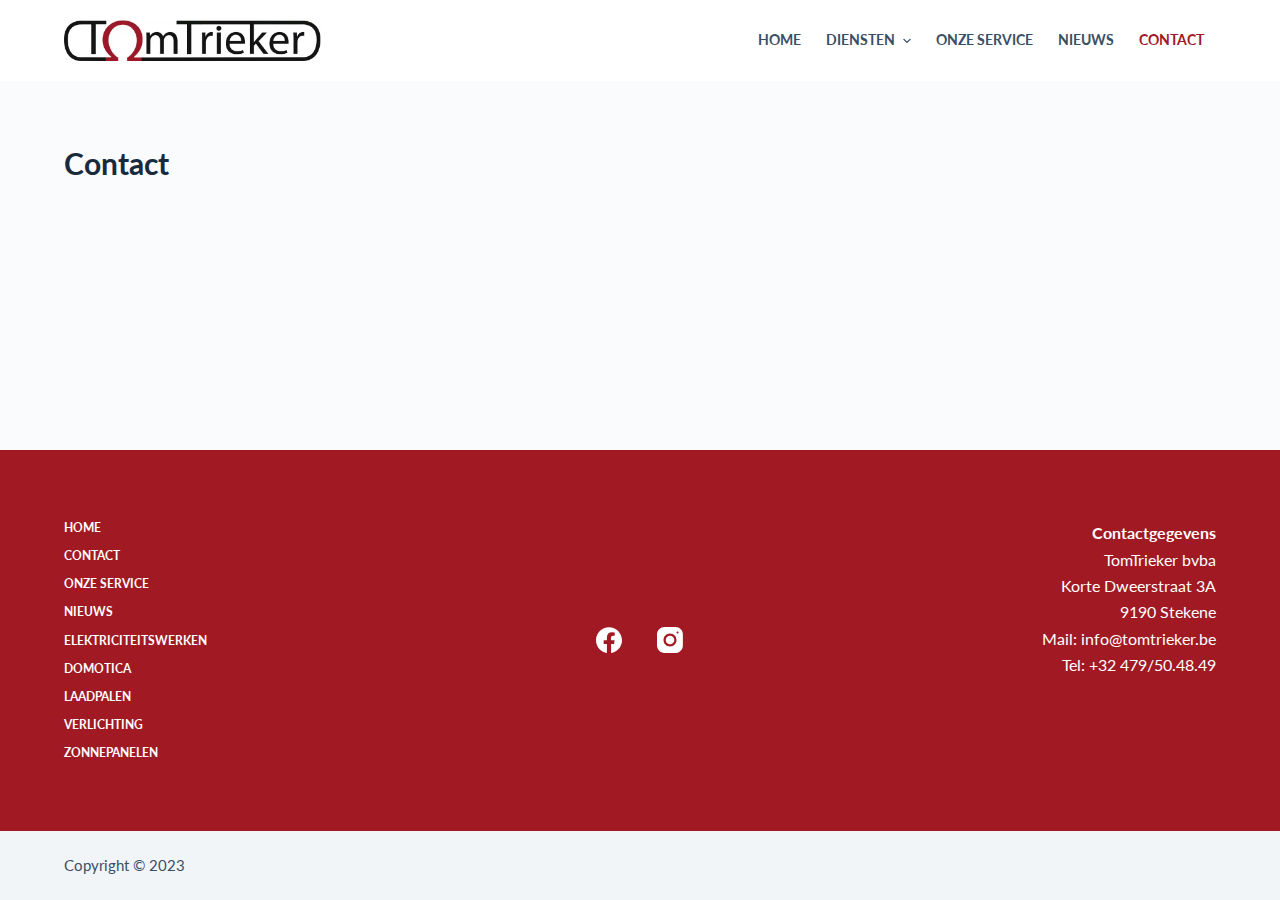
<file: contact/index.html>
<!DOCTYPE html>
<html lang="nl-BE">
<head>
	
	<meta charset="UTF-8">
	<meta name="viewport" content="width=device-width, initial-scale=1, maximum-scale=5, viewport-fit=cover">
	<link rel="profile" href="https://gmpg.org/xfn/11">

	<title>Contact &#8211; Tomtrieker</title>
<meta name="robots" content="max-image-preview:large">
<link rel="dns-prefetch" href="//fonts.googleapis.com">
<link rel="alternate" type="application/rss+xml" title="Tomtrieker &raquo; feed" href="https://dcmaticshare.github.io/tom/feed/">
<link rel="alternate" type="application/rss+xml" title="Tomtrieker &raquo; reactiesfeed" href="https://dcmaticshare.github.io/tom/comments/feed/">
<link rel="stylesheet" id="blocksy-dynamic-global-css" href="https://dcmaticshare.github.io/tom/wp-content/uploads/blocksy/css/global.css?ver=15715" media="all">
<link rel="stylesheet" id="wp-block-library-css" href="https://dcmaticshare.github.io/tom/wp-includes/css/dist/block-library/style.min.css?ver=6.3.1" media="all">
<style id="global-styles-inline-css">body{--wp--preset--color--black: #000000;--wp--preset--color--cyan-bluish-gray: #abb8c3;--wp--preset--color--white: #ffffff;--wp--preset--color--pale-pink: #f78da7;--wp--preset--color--vivid-red: #cf2e2e;--wp--preset--color--luminous-vivid-orange: #ff6900;--wp--preset--color--luminous-vivid-amber: #fcb900;--wp--preset--color--light-green-cyan: #7bdcb5;--wp--preset--color--vivid-green-cyan: #00d084;--wp--preset--color--pale-cyan-blue: #8ed1fc;--wp--preset--color--vivid-cyan-blue: #0693e3;--wp--preset--color--vivid-purple: #9b51e0;--wp--preset--color--palette-color-1: var(--paletteColor1, #A01923);--wp--preset--color--palette-color-2: var(--paletteColor2, #202020);--wp--preset--color--palette-color-3: var(--paletteColor3, #3A4F66);--wp--preset--color--palette-color-4: var(--paletteColor4, #192a3d);--wp--preset--color--palette-color-5: var(--paletteColor5, #e1e8ed);--wp--preset--color--palette-color-6: var(--paletteColor6, #f2f5f7);--wp--preset--color--palette-color-7: var(--paletteColor7, #FAFBFC);--wp--preset--color--palette-color-8: var(--paletteColor8, #ffffff);--wp--preset--gradient--vivid-cyan-blue-to-vivid-purple: linear-gradient(135deg,rgba(6,147,227,1) 0%,rgb(155,81,224) 100%);--wp--preset--gradient--light-green-cyan-to-vivid-green-cyan: linear-gradient(135deg,rgb(122,220,180) 0%,rgb(0,208,130) 100%);--wp--preset--gradient--luminous-vivid-amber-to-luminous-vivid-orange: linear-gradient(135deg,rgba(252,185,0,1) 0%,rgba(255,105,0,1) 100%);--wp--preset--gradient--luminous-vivid-orange-to-vivid-red: linear-gradient(135deg,rgba(255,105,0,1) 0%,rgb(207,46,46) 100%);--wp--preset--gradient--very-light-gray-to-cyan-bluish-gray: linear-gradient(135deg,rgb(238,238,238) 0%,rgb(169,184,195) 100%);--wp--preset--gradient--cool-to-warm-spectrum: linear-gradient(135deg,rgb(74,234,220) 0%,rgb(151,120,209) 20%,rgb(207,42,186) 40%,rgb(238,44,130) 60%,rgb(251,105,98) 80%,rgb(254,248,76) 100%);--wp--preset--gradient--blush-light-purple: linear-gradient(135deg,rgb(255,206,236) 0%,rgb(152,150,240) 100%);--wp--preset--gradient--blush-bordeaux: linear-gradient(135deg,rgb(254,205,165) 0%,rgb(254,45,45) 50%,rgb(107,0,62) 100%);--wp--preset--gradient--luminous-dusk: linear-gradient(135deg,rgb(255,203,112) 0%,rgb(199,81,192) 50%,rgb(65,88,208) 100%);--wp--preset--gradient--pale-ocean: linear-gradient(135deg,rgb(255,245,203) 0%,rgb(182,227,212) 50%,rgb(51,167,181) 100%);--wp--preset--gradient--electric-grass: linear-gradient(135deg,rgb(202,248,128) 0%,rgb(113,206,126) 100%);--wp--preset--gradient--midnight: linear-gradient(135deg,rgb(2,3,129) 0%,rgb(40,116,252) 100%);--wp--preset--gradient--juicy-peach: linear-gradient(to right, #ffecd2 0%, #fcb69f 100%);--wp--preset--gradient--young-passion: linear-gradient(to right, #ff8177 0%, #ff867a 0%, #ff8c7f 21%, #f99185 52%, #cf556c 78%, #b12a5b 100%);--wp--preset--gradient--true-sunset: linear-gradient(to right, #fa709a 0%, #fee140 100%);--wp--preset--gradient--morpheus-den: linear-gradient(to top, #30cfd0 0%, #330867 100%);--wp--preset--gradient--plum-plate: linear-gradient(135deg, #667eea 0%, #764ba2 100%);--wp--preset--gradient--aqua-splash: linear-gradient(15deg, #13547a 0%, #80d0c7 100%);--wp--preset--gradient--love-kiss: linear-gradient(to top, #ff0844 0%, #ffb199 100%);--wp--preset--gradient--new-retrowave: linear-gradient(to top, #3b41c5 0%, #a981bb 49%, #ffc8a9 100%);--wp--preset--gradient--plum-bath: linear-gradient(to top, #cc208e 0%, #6713d2 100%);--wp--preset--gradient--high-flight: linear-gradient(to right, #0acffe 0%, #495aff 100%);--wp--preset--gradient--teen-party: linear-gradient(-225deg, #FF057C 0%, #8D0B93 50%, #321575 100%);--wp--preset--gradient--fabled-sunset: linear-gradient(-225deg, #231557 0%, #44107A 29%, #FF1361 67%, #FFF800 100%);--wp--preset--gradient--arielle-smile: radial-gradient(circle 248px at center, #16d9e3 0%, #30c7ec 47%, #46aef7 100%);--wp--preset--gradient--itmeo-branding: linear-gradient(180deg, #2af598 0%, #009efd 100%);--wp--preset--gradient--deep-blue: linear-gradient(to right, #6a11cb 0%, #2575fc 100%);--wp--preset--gradient--strong-bliss: linear-gradient(to right, #f78ca0 0%, #f9748f 19%, #fd868c 60%, #fe9a8b 100%);--wp--preset--gradient--sweet-period: linear-gradient(to top, #3f51b1 0%, #5a55ae 13%, #7b5fac 25%, #8f6aae 38%, #a86aa4 50%, #cc6b8e 62%, #f18271 75%, #f3a469 87%, #f7c978 100%);--wp--preset--gradient--purple-division: linear-gradient(to top, #7028e4 0%, #e5b2ca 100%);--wp--preset--gradient--cold-evening: linear-gradient(to top, #0c3483 0%, #a2b6df 100%, #6b8cce 100%, #a2b6df 100%);--wp--preset--gradient--mountain-rock: linear-gradient(to right, #868f96 0%, #596164 100%);--wp--preset--gradient--desert-hump: linear-gradient(to top, #c79081 0%, #dfa579 100%);--wp--preset--gradient--ethernal-constance: linear-gradient(to top, #09203f 0%, #537895 100%);--wp--preset--gradient--happy-memories: linear-gradient(-60deg, #ff5858 0%, #f09819 100%);--wp--preset--gradient--grown-early: linear-gradient(to top, #0ba360 0%, #3cba92 100%);--wp--preset--gradient--morning-salad: linear-gradient(-225deg, #B7F8DB 0%, #50A7C2 100%);--wp--preset--gradient--night-call: linear-gradient(-225deg, #AC32E4 0%, #7918F2 48%, #4801FF 100%);--wp--preset--gradient--mind-crawl: linear-gradient(-225deg, #473B7B 0%, #3584A7 51%, #30D2BE 100%);--wp--preset--gradient--angel-care: linear-gradient(-225deg, #FFE29F 0%, #FFA99F 48%, #FF719A 100%);--wp--preset--gradient--juicy-cake: linear-gradient(to top, #e14fad 0%, #f9d423 100%);--wp--preset--gradient--rich-metal: linear-gradient(to right, #d7d2cc 0%, #304352 100%);--wp--preset--gradient--mole-hall: linear-gradient(-20deg, #616161 0%, #9bc5c3 100%);--wp--preset--gradient--cloudy-knoxville: linear-gradient(120deg, #fdfbfb 0%, #ebedee 100%);--wp--preset--gradient--soft-grass: linear-gradient(to top, #c1dfc4 0%, #deecdd 100%);--wp--preset--gradient--saint-petersburg: linear-gradient(135deg, #f5f7fa 0%, #c3cfe2 100%);--wp--preset--gradient--everlasting-sky: linear-gradient(135deg, #fdfcfb 0%, #e2d1c3 100%);--wp--preset--gradient--kind-steel: linear-gradient(-20deg, #e9defa 0%, #fbfcdb 100%);--wp--preset--gradient--over-sun: linear-gradient(60deg, #abecd6 0%, #fbed96 100%);--wp--preset--gradient--premium-white: linear-gradient(to top, #d5d4d0 0%, #d5d4d0 1%, #eeeeec 31%, #efeeec 75%, #e9e9e7 100%);--wp--preset--gradient--clean-mirror: linear-gradient(45deg, #93a5cf 0%, #e4efe9 100%);--wp--preset--gradient--wild-apple: linear-gradient(to top, #d299c2 0%, #fef9d7 100%);--wp--preset--gradient--snow-again: linear-gradient(to top, #e6e9f0 0%, #eef1f5 100%);--wp--preset--gradient--confident-cloud: linear-gradient(to top, #dad4ec 0%, #dad4ec 1%, #f3e7e9 100%);--wp--preset--gradient--glass-water: linear-gradient(to top, #dfe9f3 0%, white 100%);--wp--preset--gradient--perfect-white: linear-gradient(-225deg, #E3FDF5 0%, #FFE6FA 100%);--wp--preset--font-size--small: 13px;--wp--preset--font-size--medium: 20px;--wp--preset--font-size--large: 36px;--wp--preset--font-size--x-large: 42px;--wp--preset--spacing--20: 0.44rem;--wp--preset--spacing--30: 0.67rem;--wp--preset--spacing--40: 1rem;--wp--preset--spacing--50: 1.5rem;--wp--preset--spacing--60: 2.25rem;--wp--preset--spacing--70: 3.38rem;--wp--preset--spacing--80: 5.06rem;--wp--preset--shadow--natural: 6px 6px 9px rgba(0, 0, 0, 0.2);--wp--preset--shadow--deep: 12px 12px 50px rgba(0, 0, 0, 0.4);--wp--preset--shadow--sharp: 6px 6px 0px rgba(0, 0, 0, 0.2);--wp--preset--shadow--outlined: 6px 6px 0px -3px rgba(255, 255, 255, 1), 6px 6px rgba(0, 0, 0, 1);--wp--preset--shadow--crisp: 6px 6px 0px rgba(0, 0, 0, 1);}body { margin: 0;--wp--style--global--content-size: var(--block-max-width);--wp--style--global--wide-size: var(--block-wide-max-width); }.wp-site-blocks > .alignleft { float: left; margin-right: 2em; }.wp-site-blocks > .alignright { float: right; margin-left: 2em; }.wp-site-blocks > .aligncenter { justify-content: center; margin-left: auto; margin-right: auto; }:where(.wp-site-blocks) > * { margin-block-start: var(--content-spacing); margin-block-end: 0; }:where(.wp-site-blocks) > :first-child:first-child { margin-block-start: 0; }:where(.wp-site-blocks) > :last-child:last-child { margin-block-end: 0; }body { --wp--style--block-gap: var(--content-spacing); }:where(body .is-layout-flow)  > :first-child:first-child{margin-block-start: 0;}:where(body .is-layout-flow)  > :last-child:last-child{margin-block-end: 0;}:where(body .is-layout-flow)  > *{margin-block-start: var(--content-spacing);margin-block-end: 0;}:where(body .is-layout-constrained)  > :first-child:first-child{margin-block-start: 0;}:where(body .is-layout-constrained)  > :last-child:last-child{margin-block-end: 0;}:where(body .is-layout-constrained)  > *{margin-block-start: var(--content-spacing);margin-block-end: 0;}:where(body .is-layout-flex) {gap: var(--content-spacing);}:where(body .is-layout-grid) {gap: var(--content-spacing);}body .is-layout-flow > .alignleft{float: left;margin-inline-start: 0;margin-inline-end: 2em;}body .is-layout-flow > .alignright{float: right;margin-inline-start: 2em;margin-inline-end: 0;}body .is-layout-flow > .aligncenter{margin-left: auto !important;margin-right: auto !important;}body .is-layout-constrained > .alignleft{float: left;margin-inline-start: 0;margin-inline-end: 2em;}body .is-layout-constrained > .alignright{float: right;margin-inline-start: 2em;margin-inline-end: 0;}body .is-layout-constrained > .aligncenter{margin-left: auto !important;margin-right: auto !important;}body .is-layout-constrained > :where(:not(.alignleft):not(.alignright):not(.alignfull)){max-width: var(--wp--style--global--content-size);margin-left: auto !important;margin-right: auto !important;}body .is-layout-constrained > .alignwide{max-width: var(--wp--style--global--wide-size);}body .is-layout-flex{display: flex;}body .is-layout-flex{flex-wrap: wrap;align-items: center;}body .is-layout-flex > *{margin: 0;}body .is-layout-grid{display: grid;}body .is-layout-grid > *{margin: 0;}body{padding-top: 0px;padding-right: 0px;padding-bottom: 0px;padding-left: 0px;}.has-black-color{color: var(--wp--preset--color--black) !important;}.has-cyan-bluish-gray-color{color: var(--wp--preset--color--cyan-bluish-gray) !important;}.has-white-color{color: var(--wp--preset--color--white) !important;}.has-pale-pink-color{color: var(--wp--preset--color--pale-pink) !important;}.has-vivid-red-color{color: var(--wp--preset--color--vivid-red) !important;}.has-luminous-vivid-orange-color{color: var(--wp--preset--color--luminous-vivid-orange) !important;}.has-luminous-vivid-amber-color{color: var(--wp--preset--color--luminous-vivid-amber) !important;}.has-light-green-cyan-color{color: var(--wp--preset--color--light-green-cyan) !important;}.has-vivid-green-cyan-color{color: var(--wp--preset--color--vivid-green-cyan) !important;}.has-pale-cyan-blue-color{color: var(--wp--preset--color--pale-cyan-blue) !important;}.has-vivid-cyan-blue-color{color: var(--wp--preset--color--vivid-cyan-blue) !important;}.has-vivid-purple-color{color: var(--wp--preset--color--vivid-purple) !important;}.has-palette-color-1-color{color: var(--wp--preset--color--palette-color-1) !important;}.has-palette-color-2-color{color: var(--wp--preset--color--palette-color-2) !important;}.has-palette-color-3-color{color: var(--wp--preset--color--palette-color-3) !important;}.has-palette-color-4-color{color: var(--wp--preset--color--palette-color-4) !important;}.has-palette-color-5-color{color: var(--wp--preset--color--palette-color-5) !important;}.has-palette-color-6-color{color: var(--wp--preset--color--palette-color-6) !important;}.has-palette-color-7-color{color: var(--wp--preset--color--palette-color-7) !important;}.has-palette-color-8-color{color: var(--wp--preset--color--palette-color-8) !important;}.has-black-background-color{background-color: var(--wp--preset--color--black) !important;}.has-cyan-bluish-gray-background-color{background-color: var(--wp--preset--color--cyan-bluish-gray) !important;}.has-white-background-color{background-color: var(--wp--preset--color--white) !important;}.has-pale-pink-background-color{background-color: var(--wp--preset--color--pale-pink) !important;}.has-vivid-red-background-color{background-color: var(--wp--preset--color--vivid-red) !important;}.has-luminous-vivid-orange-background-color{background-color: var(--wp--preset--color--luminous-vivid-orange) !important;}.has-luminous-vivid-amber-background-color{background-color: var(--wp--preset--color--luminous-vivid-amber) !important;}.has-light-green-cyan-background-color{background-color: var(--wp--preset--color--light-green-cyan) !important;}.has-vivid-green-cyan-background-color{background-color: var(--wp--preset--color--vivid-green-cyan) !important;}.has-pale-cyan-blue-background-color{background-color: var(--wp--preset--color--pale-cyan-blue) !important;}.has-vivid-cyan-blue-background-color{background-color: var(--wp--preset--color--vivid-cyan-blue) !important;}.has-vivid-purple-background-color{background-color: var(--wp--preset--color--vivid-purple) !important;}.has-palette-color-1-background-color{background-color: var(--wp--preset--color--palette-color-1) !important;}.has-palette-color-2-background-color{background-color: var(--wp--preset--color--palette-color-2) !important;}.has-palette-color-3-background-color{background-color: var(--wp--preset--color--palette-color-3) !important;}.has-palette-color-4-background-color{background-color: var(--wp--preset--color--palette-color-4) !important;}.has-palette-color-5-background-color{background-color: var(--wp--preset--color--palette-color-5) !important;}.has-palette-color-6-background-color{background-color: var(--wp--preset--color--palette-color-6) !important;}.has-palette-color-7-background-color{background-color: var(--wp--preset--color--palette-color-7) !important;}.has-palette-color-8-background-color{background-color: var(--wp--preset--color--palette-color-8) !important;}.has-black-border-color{border-color: var(--wp--preset--color--black) !important;}.has-cyan-bluish-gray-border-color{border-color: var(--wp--preset--color--cyan-bluish-gray) !important;}.has-white-border-color{border-color: var(--wp--preset--color--white) !important;}.has-pale-pink-border-color{border-color: var(--wp--preset--color--pale-pink) !important;}.has-vivid-red-border-color{border-color: var(--wp--preset--color--vivid-red) !important;}.has-luminous-vivid-orange-border-color{border-color: var(--wp--preset--color--luminous-vivid-orange) !important;}.has-luminous-vivid-amber-border-color{border-color: var(--wp--preset--color--luminous-vivid-amber) !important;}.has-light-green-cyan-border-color{border-color: var(--wp--preset--color--light-green-cyan) !important;}.has-vivid-green-cyan-border-color{border-color: var(--wp--preset--color--vivid-green-cyan) !important;}.has-pale-cyan-blue-border-color{border-color: var(--wp--preset--color--pale-cyan-blue) !important;}.has-vivid-cyan-blue-border-color{border-color: var(--wp--preset--color--vivid-cyan-blue) !important;}.has-vivid-purple-border-color{border-color: var(--wp--preset--color--vivid-purple) !important;}.has-palette-color-1-border-color{border-color: var(--wp--preset--color--palette-color-1) !important;}.has-palette-color-2-border-color{border-color: var(--wp--preset--color--palette-color-2) !important;}.has-palette-color-3-border-color{border-color: var(--wp--preset--color--palette-color-3) !important;}.has-palette-color-4-border-color{border-color: var(--wp--preset--color--palette-color-4) !important;}.has-palette-color-5-border-color{border-color: var(--wp--preset--color--palette-color-5) !important;}.has-palette-color-6-border-color{border-color: var(--wp--preset--color--palette-color-6) !important;}.has-palette-color-7-border-color{border-color: var(--wp--preset--color--palette-color-7) !important;}.has-palette-color-8-border-color{border-color: var(--wp--preset--color--palette-color-8) !important;}.has-vivid-cyan-blue-to-vivid-purple-gradient-background{background: var(--wp--preset--gradient--vivid-cyan-blue-to-vivid-purple) !important;}.has-light-green-cyan-to-vivid-green-cyan-gradient-background{background: var(--wp--preset--gradient--light-green-cyan-to-vivid-green-cyan) !important;}.has-luminous-vivid-amber-to-luminous-vivid-orange-gradient-background{background: var(--wp--preset--gradient--luminous-vivid-amber-to-luminous-vivid-orange) !important;}.has-luminous-vivid-orange-to-vivid-red-gradient-background{background: var(--wp--preset--gradient--luminous-vivid-orange-to-vivid-red) !important;}.has-very-light-gray-to-cyan-bluish-gray-gradient-background{background: var(--wp--preset--gradient--very-light-gray-to-cyan-bluish-gray) !important;}.has-cool-to-warm-spectrum-gradient-background{background: var(--wp--preset--gradient--cool-to-warm-spectrum) !important;}.has-blush-light-purple-gradient-background{background: var(--wp--preset--gradient--blush-light-purple) !important;}.has-blush-bordeaux-gradient-background{background: var(--wp--preset--gradient--blush-bordeaux) !important;}.has-luminous-dusk-gradient-background{background: var(--wp--preset--gradient--luminous-dusk) !important;}.has-pale-ocean-gradient-background{background: var(--wp--preset--gradient--pale-ocean) !important;}.has-electric-grass-gradient-background{background: var(--wp--preset--gradient--electric-grass) !important;}.has-midnight-gradient-background{background: var(--wp--preset--gradient--midnight) !important;}.has-juicy-peach-gradient-background{background: var(--wp--preset--gradient--juicy-peach) !important;}.has-young-passion-gradient-background{background: var(--wp--preset--gradient--young-passion) !important;}.has-true-sunset-gradient-background{background: var(--wp--preset--gradient--true-sunset) !important;}.has-morpheus-den-gradient-background{background: var(--wp--preset--gradient--morpheus-den) !important;}.has-plum-plate-gradient-background{background: var(--wp--preset--gradient--plum-plate) !important;}.has-aqua-splash-gradient-background{background: var(--wp--preset--gradient--aqua-splash) !important;}.has-love-kiss-gradient-background{background: var(--wp--preset--gradient--love-kiss) !important;}.has-new-retrowave-gradient-background{background: var(--wp--preset--gradient--new-retrowave) !important;}.has-plum-bath-gradient-background{background: var(--wp--preset--gradient--plum-bath) !important;}.has-high-flight-gradient-background{background: var(--wp--preset--gradient--high-flight) !important;}.has-teen-party-gradient-background{background: var(--wp--preset--gradient--teen-party) !important;}.has-fabled-sunset-gradient-background{background: var(--wp--preset--gradient--fabled-sunset) !important;}.has-arielle-smile-gradient-background{background: var(--wp--preset--gradient--arielle-smile) !important;}.has-itmeo-branding-gradient-background{background: var(--wp--preset--gradient--itmeo-branding) !important;}.has-deep-blue-gradient-background{background: var(--wp--preset--gradient--deep-blue) !important;}.has-strong-bliss-gradient-background{background: var(--wp--preset--gradient--strong-bliss) !important;}.has-sweet-period-gradient-background{background: var(--wp--preset--gradient--sweet-period) !important;}.has-purple-division-gradient-background{background: var(--wp--preset--gradient--purple-division) !important;}.has-cold-evening-gradient-background{background: var(--wp--preset--gradient--cold-evening) !important;}.has-mountain-rock-gradient-background{background: var(--wp--preset--gradient--mountain-rock) !important;}.has-desert-hump-gradient-background{background: var(--wp--preset--gradient--desert-hump) !important;}.has-ethernal-constance-gradient-background{background: var(--wp--preset--gradient--ethernal-constance) !important;}.has-happy-memories-gradient-background{background: var(--wp--preset--gradient--happy-memories) !important;}.has-grown-early-gradient-background{background: var(--wp--preset--gradient--grown-early) !important;}.has-morning-salad-gradient-background{background: var(--wp--preset--gradient--morning-salad) !important;}.has-night-call-gradient-background{background: var(--wp--preset--gradient--night-call) !important;}.has-mind-crawl-gradient-background{background: var(--wp--preset--gradient--mind-crawl) !important;}.has-angel-care-gradient-background{background: var(--wp--preset--gradient--angel-care) !important;}.has-juicy-cake-gradient-background{background: var(--wp--preset--gradient--juicy-cake) !important;}.has-rich-metal-gradient-background{background: var(--wp--preset--gradient--rich-metal) !important;}.has-mole-hall-gradient-background{background: var(--wp--preset--gradient--mole-hall) !important;}.has-cloudy-knoxville-gradient-background{background: var(--wp--preset--gradient--cloudy-knoxville) !important;}.has-soft-grass-gradient-background{background: var(--wp--preset--gradient--soft-grass) !important;}.has-saint-petersburg-gradient-background{background: var(--wp--preset--gradient--saint-petersburg) !important;}.has-everlasting-sky-gradient-background{background: var(--wp--preset--gradient--everlasting-sky) !important;}.has-kind-steel-gradient-background{background: var(--wp--preset--gradient--kind-steel) !important;}.has-over-sun-gradient-background{background: var(--wp--preset--gradient--over-sun) !important;}.has-premium-white-gradient-background{background: var(--wp--preset--gradient--premium-white) !important;}.has-clean-mirror-gradient-background{background: var(--wp--preset--gradient--clean-mirror) !important;}.has-wild-apple-gradient-background{background: var(--wp--preset--gradient--wild-apple) !important;}.has-snow-again-gradient-background{background: var(--wp--preset--gradient--snow-again) !important;}.has-confident-cloud-gradient-background{background: var(--wp--preset--gradient--confident-cloud) !important;}.has-glass-water-gradient-background{background: var(--wp--preset--gradient--glass-water) !important;}.has-perfect-white-gradient-background{background: var(--wp--preset--gradient--perfect-white) !important;}.has-small-font-size{font-size: var(--wp--preset--font-size--small) !important;}.has-medium-font-size{font-size: var(--wp--preset--font-size--medium) !important;}.has-large-font-size{font-size: var(--wp--preset--font-size--large) !important;}.has-x-large-font-size{font-size: var(--wp--preset--font-size--x-large) !important;}
.wp-block-navigation a:where(:not(.wp-element-button)){color: inherit;}
.wp-block-pullquote{font-size: 1.5em;line-height: 1.6;}</style>
<link rel="stylesheet" id="contact-form-7-css" href="https://dcmaticshare.github.io/tom/wp-content/plugins/contact-form-7/includes/css/styles.css?ver=5.8" media="all">
<link rel="stylesheet" id="blocksy-fonts-font-source-google-css" href="https://fonts.googleapis.com/css2?family=Lato:wght@400;500;600;700&#038;display=swap" media="all">
<link rel="stylesheet" id="ct-main-styles-css" href="https://dcmaticshare.github.io/tom/wp-content/themes/blocksy/static/bundle/main.min.css?ver=1.9.6" media="all">
<link rel="stylesheet" id="ct-page-title-styles-css" href="https://dcmaticshare.github.io/tom/wp-content/themes/blocksy/static/bundle/page-title.min.css?ver=1.9.6" media="all">
<link rel="stylesheet" id="ct-elementor-styles-css" href="https://dcmaticshare.github.io/tom/wp-content/themes/blocksy/static/bundle/elementor-frontend.min.css?ver=1.9.6" media="all">
<link rel="stylesheet" id="ct-cf-7-styles-css" href="https://dcmaticshare.github.io/tom/wp-content/themes/blocksy/static/bundle/cf-7.min.css?ver=1.9.6" media="all">
<link rel="https://api.w.org/" href="https://dcmaticshare.github.io/tom/wp-json/">
<link rel="alternate" type="application/json" href="https://dcmaticshare.github.io/tom/wp-json/wp/v2/pages/157">
<link rel="EditURI" type="application/rsd+xml" title="RSD" href="https://dcmaticshare.github.io/tom/xmlrpc.php?rsd">
<meta name="generator" content="WordPress 6.3.1">
<link rel="canonical" href="https://dcmaticshare.github.io/tom/contact/">
<link rel="shortlink" href="https://dcmaticshare.github.io/tom/?p=157">
<link rel="alternate" type="application/json+oembed" href="https://dcmaticshare.github.io/tom/wp-json/oembed/1.0/embed?url=http%3A%2F%2Fhttps%3A%2F%2Fdcmaticshare.github.io%2Ftom%2Fcontact%2F">
<link rel="alternate" type="text/xml+oembed" href="https://dcmaticshare.github.io/tom/wp-json/oembed/1.0/embed?url=http%3A%2F%2Fhttps%3A%2F%2Fdcmaticshare.github.io%2Ftom%2Fcontact%2F#038;format=xml">
<noscript><link rel="stylesheet" href="https://dcmaticshare.github.io/tom/wp-content/themes/blocksy/static/bundle/no-scripts.min.css" type="text/css"></noscript>
<meta name="generator" content="Elementor 3.16.4; features: e_dom_optimization, e_optimized_assets_loading, e_optimized_css_loading, additional_custom_breakpoints; settings: css_print_method-external, google_font-enabled, font_display-swap">
	</head>


<body class="page-template-default page page-id-157 wp-custom-logo wp-embed-responsive elementor-default elementor-kit-6 ct-loading ct-elementor-default-template" data-link="type-2" data-prefix="single_page" data-header="type-1:sticky" data-footer="type-1" itemscope="itemscope" itemtype="https://schema.org/WebPage">

<a class="skip-link show-on-focus" href="#main">
	Skip to content</a>

<div class="ct-drawer-canvas"><div id="offcanvas" class="ct-panel ct-header" data-behaviour="right-side"><div class="ct-panel-inner">
		<div class="ct-panel-actions">
			<button class="ct-toggle-close" data-type="type-1" aria-label="Close drawer">
				<svg class="ct-icon" width="12" height="12" viewbox="0 0 15 15"><path d="M1 15a1 1 0 01-.71-.29 1 1 0 010-1.41l5.8-5.8-5.8-5.8A1 1 0 011.7.29l5.8 5.8 5.8-5.8a1 1 0 011.41 1.41l-5.8 5.8 5.8 5.8a1 1 0 01-1.41 1.41l-5.8-5.8-5.8 5.8A1 1 0 011 15z"></path></svg>
			</button>
		</div>
		<div class="ct-panel-content" data-device="desktop"></div>
<div class="ct-panel-content" data-device="mobile">
<nav class="mobile-menu has-submenu" data-id="mobile-menu" data-interaction="click" data-toggle-type="type-1" aria-label="Off Canvas Menu">
	<ul id="menu-main-menu-1" role="menubar">
<li class="menu-item menu-item-type-post_type menu-item-object-page menu-item-home menu-item-152" role="none"><a href="https://dcmaticshare.github.io/tom/" class="ct-menu-link" role="menuitem">Home</a></li>
<li class="menu-item menu-item-type-custom menu-item-object-custom menu-item-has-children menu-item-151" role="none">
<span class="ct-sub-menu-parent"><a href="#" class="ct-menu-link" role="menuitem">Diensten</a><button class="ct-toggle-dropdown-mobile" aria-label="Expand dropdown menu" aria-haspopup="true" aria-expanded="false" role="menuitem"><svg class="ct-icon toggle-icon-1" width="15" height="15" viewbox="0 0 15 15"><path d="M3.9,5.1l3.6,3.6l3.6-3.6l1.4,0.7l-5,5l-5-5L3.9,5.1z"></path></svg></button></span>
<ul class="sub-menu" role="menu">
	<li class="menu-item menu-item-type-post_type menu-item-object-page menu-item-176" role="none"><a href="https://dcmaticshare.github.io/tom/elektriciteitswerken/" class="ct-menu-link" role="menuitem">Elektriciteitswerken</a></li>
	<li class="menu-item menu-item-type-post_type menu-item-object-page menu-item-175" role="none"><a href="https://dcmaticshare.github.io/tom/domotica/" class="ct-menu-link" role="menuitem">Domotica</a></li>
	<li class="menu-item menu-item-type-post_type menu-item-object-page menu-item-174" role="none"><a href="https://dcmaticshare.github.io/tom/verlichting/" class="ct-menu-link" role="menuitem">Verlichting</a></li>
	<li class="menu-item menu-item-type-post_type menu-item-object-page menu-item-173" role="none"><a href="https://dcmaticshare.github.io/tom/zonnepanelen/" class="ct-menu-link" role="menuitem">Zonnepanelen</a></li>
	<li class="menu-item menu-item-type-post_type menu-item-object-page menu-item-172" role="none"><a href="https://dcmaticshare.github.io/tom/laadpalen/" class="ct-menu-link" role="menuitem">Laadpalen</a></li>
</ul>
</li>
<li class="menu-item menu-item-type-post_type menu-item-object-page menu-item-161" role="none"><a href="https://dcmaticshare.github.io/tom/onze-service/" class="ct-menu-link" role="menuitem">Onze service</a></li>
<li class="menu-item menu-item-type-post_type menu-item-object-page menu-item-160" role="none"><a href="https://dcmaticshare.github.io/tom/nieuws/" class="ct-menu-link" role="menuitem">Nieuws</a></li>
<li class="menu-item menu-item-type-post_type menu-item-object-page current-menu-item page_item page-item-157 current_page_item menu-item-159" role="none"><a href="https://dcmaticshare.github.io/tom/contact/" aria-current="page" class="ct-menu-link" role="menuitem">Contact</a></li>
</ul></nav>

</div>
</div></div></div>
<div id="main-container">
	<header id="header" class="ct-header" data-id="type-1" itemscope="" itemtype="https://schema.org/WPHeader"><div data-device="desktop"><div class="ct-sticky-container"><div data-sticky="shrink"><div data-row="middle" data-column-set="2"><div class="ct-container">
<div data-column="start" data-placements="1"><div data-items="primary">
<div class="site-branding" data-id="logo" itemscope="itemscope" itemtype="https://schema.org/Organization">

			<a href="https://dcmaticshare.github.io/tom/" class="site-logo-container" rel="home"><img width="832" height="136" src="https://dcmaticshare.github.io/tom/wp-content/uploads/2023/09/Tomtrieker-Logo-Kleur.webp" class="default-logo" alt="Tomtrieker - Logo - Kleur"></a>	
	</div>

</div></div>
<div data-column="end" data-placements="1"><div data-items="primary">
<nav id="header-menu-1" class="header-menu-1" data-id="menu" data-interaction="hover" data-menu="type-1" data-dropdown="type-1:simple" data-responsive="no" itemscope="" itemtype="https://schema.org/SiteNavigationElement" aria-label="Header Menu">

	<ul id="menu-main-menu" class="menu" role="menubar">
<li id="menu-item-152" class="menu-item menu-item-type-post_type menu-item-object-page menu-item-home menu-item-152" role="none"><a href="https://dcmaticshare.github.io/tom/" class="ct-menu-link" role="menuitem">Home</a></li>
<li id="menu-item-151" class="menu-item menu-item-type-custom menu-item-object-custom menu-item-has-children menu-item-151 animated-submenu" role="none">
<a href="#" class="ct-menu-link" role="menuitem">Diensten<span class="ct-toggle-dropdown-desktop"><svg class="ct-icon" width="8" height="8" viewbox="0 0 15 15"><path d="M2.1,3.2l5.4,5.4l5.4-5.4L15,4.3l-7.5,7.5L0,4.3L2.1,3.2z"></path></svg></span></a><button class="ct-toggle-dropdown-desktop-ghost" aria-label="Expand dropdown menu" aria-haspopup="true" aria-expanded="false" role="menuitem"></button>
<ul class="sub-menu" role="menu">
	<li id="menu-item-176" class="menu-item menu-item-type-post_type menu-item-object-page menu-item-176" role="none"><a href="https://dcmaticshare.github.io/tom/elektriciteitswerken/" class="ct-menu-link" role="menuitem">Elektriciteitswerken</a></li>
	<li id="menu-item-175" class="menu-item menu-item-type-post_type menu-item-object-page menu-item-175" role="none"><a href="https://dcmaticshare.github.io/tom/domotica/" class="ct-menu-link" role="menuitem">Domotica</a></li>
	<li id="menu-item-174" class="menu-item menu-item-type-post_type menu-item-object-page menu-item-174" role="none"><a href="https://dcmaticshare.github.io/tom/verlichting/" class="ct-menu-link" role="menuitem">Verlichting</a></li>
	<li id="menu-item-173" class="menu-item menu-item-type-post_type menu-item-object-page menu-item-173" role="none"><a href="https://dcmaticshare.github.io/tom/zonnepanelen/" class="ct-menu-link" role="menuitem">Zonnepanelen</a></li>
	<li id="menu-item-172" class="menu-item menu-item-type-post_type menu-item-object-page menu-item-172" role="none"><a href="https://dcmaticshare.github.io/tom/laadpalen/" class="ct-menu-link" role="menuitem">Laadpalen</a></li>
</ul>
</li>
<li id="menu-item-161" class="menu-item menu-item-type-post_type menu-item-object-page menu-item-161" role="none"><a href="https://dcmaticshare.github.io/tom/onze-service/" class="ct-menu-link" role="menuitem">Onze service</a></li>
<li id="menu-item-160" class="menu-item menu-item-type-post_type menu-item-object-page menu-item-160" role="none"><a href="https://dcmaticshare.github.io/tom/nieuws/" class="ct-menu-link" role="menuitem">Nieuws</a></li>
<li id="menu-item-159" class="menu-item menu-item-type-post_type menu-item-object-page current-menu-item page_item page-item-157 current_page_item menu-item-159" role="none"><a href="https://dcmaticshare.github.io/tom/contact/" aria-current="page" class="ct-menu-link" role="menuitem">Contact</a></li>
</ul></nav>

</div></div>
</div></div></div></div></div>
<div data-device="mobile"><div class="ct-sticky-container"><div data-sticky="shrink"><div data-row="middle" data-column-set="2"><div class="ct-container">
<div data-column="start" data-placements="1"><div data-items="primary">
<div class="site-branding" data-id="logo">

			<a href="https://dcmaticshare.github.io/tom/" class="site-logo-container" rel="home"><img width="832" height="136" src="https://dcmaticshare.github.io/tom/wp-content/uploads/2023/09/Tomtrieker-Logo-Kleur.webp" class="default-logo" alt="Tomtrieker - Logo - Kleur"></a>	
	</div>

</div></div>
<div data-column="end" data-placements="1"><div data-items="primary">
<button data-toggle-panel="#offcanvas" class="ct-header-trigger ct-toggle " data-design="simple" data-label="right" aria-label="Open off canvas" data-id="trigger">

	<span class="ct-label ct-hidden-sm ct-hidden-md ct-hidden-lg">Menu</span>

	<svg class="ct-icon" width="18" height="14" viewbox="0 0 18 14" aria-hidden="true" data-type="type-1">

		<rect y="0.00" width="18" height="1.7" rx="1"></rect>
		<rect y="6.15" width="18" height="1.7" rx="1"></rect>
		<rect y="12.3" width="18" height="1.7" rx="1"></rect>
	</svg>
</button>
</div></div>
</div></div></div></div></div></header>
	<main id="main" class="site-main hfeed">

		
	<div class="ct-container-full" data-content="normal" data-vertical-spacing="top:bottom">

		
		
	<article id="post-157" class="post-157 page type-page status-publish hentry">

		
<div class="hero-section" data-type="type-1">
			<header class="entry-header">
			<h1 class="page-title" title="Contact" itemprop="headline">Contact</h1>		</header>
	</div>

		
		
		<div class="entry-content">
					</div>

		
		
		
		
	</article>

	
		
			</div>

	</main>

	<footer id="footer" class="ct-footer" data-id="type-1" itemscope="" itemtype="https://schema.org/WPFooter"><div data-row="middle"><div class="ct-container">
<div data-column="menu">
<nav id="footer-menu" class="footer-menu-inline " data-id="menu" itemscope="" itemtype="https://schema.org/SiteNavigationElement" aria-label="Footer Menu">

	<ul id="menu-footer-menu" class="menu" role="menubar">
<li id="menu-item-182" class="menu-item menu-item-type-post_type menu-item-object-page menu-item-home menu-item-182" role="none"><a href="https://dcmaticshare.github.io/tom/" class="ct-menu-link" role="menuitem">Home</a></li>
<li id="menu-item-183" class="menu-item menu-item-type-post_type menu-item-object-page current-menu-item page_item page-item-157 current_page_item menu-item-183" role="none"><a href="https://dcmaticshare.github.io/tom/contact/" aria-current="page" class="ct-menu-link" role="menuitem">Contact</a></li>
<li id="menu-item-188" class="menu-item menu-item-type-post_type menu-item-object-page menu-item-188" role="none"><a href="https://dcmaticshare.github.io/tom/onze-service/" class="ct-menu-link" role="menuitem">Onze service</a></li>
<li id="menu-item-187" class="menu-item menu-item-type-post_type menu-item-object-page menu-item-187" role="none"><a href="https://dcmaticshare.github.io/tom/nieuws/" class="ct-menu-link" role="menuitem">Nieuws</a></li>
<li id="menu-item-185" class="menu-item menu-item-type-post_type menu-item-object-page menu-item-185" role="none"><a href="https://dcmaticshare.github.io/tom/elektriciteitswerken/" class="ct-menu-link" role="menuitem">Elektriciteitswerken</a></li>
<li id="menu-item-184" class="menu-item menu-item-type-post_type menu-item-object-page menu-item-184" role="none"><a href="https://dcmaticshare.github.io/tom/domotica/" class="ct-menu-link" role="menuitem">Domotica</a></li>
<li id="menu-item-186" class="menu-item menu-item-type-post_type menu-item-object-page menu-item-186" role="none"><a href="https://dcmaticshare.github.io/tom/laadpalen/" class="ct-menu-link" role="menuitem">Laadpalen</a></li>
<li id="menu-item-189" class="menu-item menu-item-type-post_type menu-item-object-page menu-item-189" role="none"><a href="https://dcmaticshare.github.io/tom/verlichting/" class="ct-menu-link" role="menuitem">Verlichting</a></li>
<li id="menu-item-190" class="menu-item menu-item-type-post_type menu-item-object-page menu-item-190" role="none"><a href="https://dcmaticshare.github.io/tom/zonnepanelen/" class="ct-menu-link" role="menuitem">Zonnepanelen</a></li>
</ul></nav>
</div>
<div data-column="socials">
<div class="ct-footer-socials" data-id="socials">

	
		<div class="ct-social-box" data-icon-size="custom" data-color="custom" data-icons-type="simple">
			
			
							
				<a href="https://www.facebook.com/370309309763290" data-network="facebook" aria-label="Facebook" target="_blank" rel="noopener">
					<span class="ct-icon-container">
				<svg width="20px" height="20px" viewbox="0 0 20 20" aria-hidden="true">
					<path d="M20,10.1c0-5.5-4.5-10-10-10S0,4.5,0,10.1c0,5,3.7,9.1,8.4,9.9v-7H5.9v-2.9h2.5V7.9C8.4,5.4,9.9,4,12.2,4c1.1,0,2.2,0.2,2.2,0.2v2.5h-1.3c-1.2,0-1.6,0.8-1.6,1.6v1.9h2.8L13.9,13h-2.3v7C16.3,19.2,20,15.1,20,10.1z"></path>
				</svg>
			</span>				</a>
							
				<a href="#" data-network="instagram" aria-label="Instagram" target="_blank" rel="noopener">
					<span class="ct-icon-container">
				<svg width="20" height="20" viewbox="0 0 20 20" aria-hidden="true">
					<circle cx="10" cy="10" r="3.3"></circle>
					<path d="M14.2,0H5.8C2.6,0,0,2.6,0,5.8v8.3C0,17.4,2.6,20,5.8,20h8.3c3.2,0,5.8-2.6,5.8-5.8V5.8C20,2.6,17.4,0,14.2,0zM10,15c-2.8,0-5-2.2-5-5s2.2-5,5-5s5,2.2,5,5S12.8,15,10,15z M15.8,5C15.4,5,15,4.6,15,4.2s0.4-0.8,0.8-0.8s0.8,0.4,0.8,0.8S16.3,5,15.8,5z"></path>
				</svg>
			</span>				</a>
			
			
					</div>

	</div>

</div>
<div data-column="widget-area-1"><div class="ct-widget widget_block widget_text" id="block-8">
<p><strong>Contactgegevens</strong><br>TomTrieker bvba<br>Korte Dweerstraat 3A<br>9190 Stekene<br>Mail: <a href="mailto:info@tomtrieker.be">info@tomtrieker.be</a><br>Tel: <a href="tel:0032479504849">+32 479/50.48.49</a></p>
</div></div>
</div></div>
<div data-row="bottom"><div class="ct-container" data-columns-divider="md:sm"><div data-column="copyright">
<div class="ct-footer-copyright" data-id="copyright">

	<p>Copyright © 2023</p>
</div>
</div></div></div></footer>
</div>

<script src="https://dcmaticshare.github.io/tom/wp-content/plugins/contact-form-7/includes/swv/js/index.js?ver=5.8" id="swv-js"></script>
<script id="contact-form-7-js-extra">var wpcf7 = {"api":{"root":"https:\/\/dcmaticshare.github.io\/tom\/wp-json\/","namespace":"contact-form-7\/v1"}};</script>
<script src="https://dcmaticshare.github.io/tom/wp-content/plugins/contact-form-7/includes/js/index.js?ver=5.8" id="contact-form-7-js"></script>
<script id="ct-scripts-js-extra">var ct_localizations = {"ajax_url":"https:\/\/dcmaticshare.github.io\/tom\/wp-admin\/admin-ajax.php","nonce":"5e4a3b92dc","public_url":"https:\/\/dcmaticshare.github.io\/tom\/wp-content\/themes\/blocksy\/static\/bundle\/","rest_url":"https:\/\/dcmaticshare.github.io\/tom\/wp-json\/","search_url":"https:\/\/dcmaticshare.github.io\/tom\/search\/QUERY_STRING\/","show_more_text":"Show more","more_text":"More","search_live_results":"Search results","search_live_no_result":"No results","search_live_one_result":"You got %s result. Please press Tab to select it.","search_live_many_results":"You got %s results. Please press Tab to select one.","expand_submenu":"Expand dropdown menu","collapse_submenu":"Collapse dropdown menu","dynamic_js_chunks":[{"id":"blocksy_dark_mode","selector":"[data-id=\"dark-mode-switcher\"]","url":"https:\/\/dcmaticshare.github.io\/tom\/wp-content\/plugins\/blocksy-companion\/static\/bundle\/dark-mode.js","trigger":"click"},{"id":"blocksy_sticky_header","selector":"header [data-sticky]","url":"https:\/\/dcmaticshare.github.io\/tom\/wp-content\/plugins\/blocksy-companion\/static\/bundle\/sticky.js"}],"dynamic_styles":{"lazy_load":"https:\/\/dcmaticshare.github.io\/tom\/wp-content\/themes\/blocksy\/static\/bundle\/non-critical-styles.min.css","search_lazy":"https:\/\/dcmaticshare.github.io\/tom\/wp-content\/themes\/blocksy\/static\/bundle\/non-critical-search-styles.min.css"},"dynamic_styles_selectors":[{"selector":"#account-modal","url":"https:\/\/dcmaticshare.github.io\/tom\/wp-content\/plugins\/blocksy-companion\/static\/bundle\/account-lazy.min.css"}]};</script>
<script src="https://dcmaticshare.github.io/tom/wp-content/themes/blocksy/static/bundle/main.js?ver=1.9.6" id="ct-scripts-js"></script>

</body>
</html>
</file>
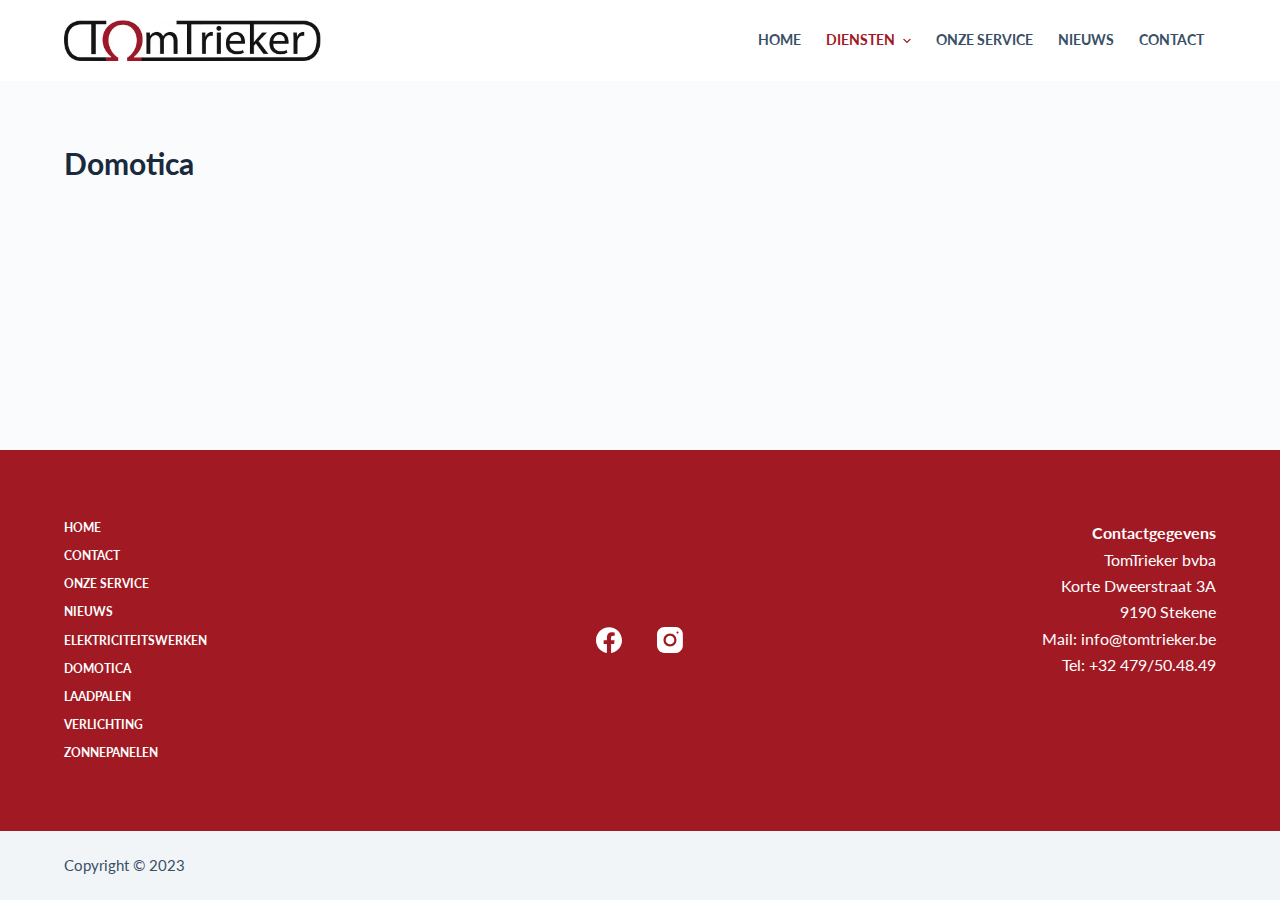
<file: domotica/index.html>
<!DOCTYPE html>
<html lang="nl-BE">
<head>
	
	<meta charset="UTF-8">
	<meta name="viewport" content="width=device-width, initial-scale=1, maximum-scale=5, viewport-fit=cover">
	<link rel="profile" href="https://gmpg.org/xfn/11">

	<title>Domotica &#8211; Tomtrieker</title>
<meta name="robots" content="max-image-preview:large">
<link rel="dns-prefetch" href="//fonts.googleapis.com">
<link rel="alternate" type="application/rss+xml" title="Tomtrieker &raquo; feed" href="https://dcmaticshare.github.io/tom/feed/">
<link rel="alternate" type="application/rss+xml" title="Tomtrieker &raquo; reactiesfeed" href="https://dcmaticshare.github.io/tom/comments/feed/">
<link rel="stylesheet" id="blocksy-dynamic-global-css" href="https://dcmaticshare.github.io/tom/wp-content/uploads/blocksy/css/global.css?ver=15715" media="all">
<link rel="stylesheet" id="wp-block-library-css" href="https://dcmaticshare.github.io/tom/wp-includes/css/dist/block-library/style.min.css?ver=6.3.1" media="all">
<style id="global-styles-inline-css">body{--wp--preset--color--black: #000000;--wp--preset--color--cyan-bluish-gray: #abb8c3;--wp--preset--color--white: #ffffff;--wp--preset--color--pale-pink: #f78da7;--wp--preset--color--vivid-red: #cf2e2e;--wp--preset--color--luminous-vivid-orange: #ff6900;--wp--preset--color--luminous-vivid-amber: #fcb900;--wp--preset--color--light-green-cyan: #7bdcb5;--wp--preset--color--vivid-green-cyan: #00d084;--wp--preset--color--pale-cyan-blue: #8ed1fc;--wp--preset--color--vivid-cyan-blue: #0693e3;--wp--preset--color--vivid-purple: #9b51e0;--wp--preset--color--palette-color-1: var(--paletteColor1, #A01923);--wp--preset--color--palette-color-2: var(--paletteColor2, #202020);--wp--preset--color--palette-color-3: var(--paletteColor3, #3A4F66);--wp--preset--color--palette-color-4: var(--paletteColor4, #192a3d);--wp--preset--color--palette-color-5: var(--paletteColor5, #e1e8ed);--wp--preset--color--palette-color-6: var(--paletteColor6, #f2f5f7);--wp--preset--color--palette-color-7: var(--paletteColor7, #FAFBFC);--wp--preset--color--palette-color-8: var(--paletteColor8, #ffffff);--wp--preset--gradient--vivid-cyan-blue-to-vivid-purple: linear-gradient(135deg,rgba(6,147,227,1) 0%,rgb(155,81,224) 100%);--wp--preset--gradient--light-green-cyan-to-vivid-green-cyan: linear-gradient(135deg,rgb(122,220,180) 0%,rgb(0,208,130) 100%);--wp--preset--gradient--luminous-vivid-amber-to-luminous-vivid-orange: linear-gradient(135deg,rgba(252,185,0,1) 0%,rgba(255,105,0,1) 100%);--wp--preset--gradient--luminous-vivid-orange-to-vivid-red: linear-gradient(135deg,rgba(255,105,0,1) 0%,rgb(207,46,46) 100%);--wp--preset--gradient--very-light-gray-to-cyan-bluish-gray: linear-gradient(135deg,rgb(238,238,238) 0%,rgb(169,184,195) 100%);--wp--preset--gradient--cool-to-warm-spectrum: linear-gradient(135deg,rgb(74,234,220) 0%,rgb(151,120,209) 20%,rgb(207,42,186) 40%,rgb(238,44,130) 60%,rgb(251,105,98) 80%,rgb(254,248,76) 100%);--wp--preset--gradient--blush-light-purple: linear-gradient(135deg,rgb(255,206,236) 0%,rgb(152,150,240) 100%);--wp--preset--gradient--blush-bordeaux: linear-gradient(135deg,rgb(254,205,165) 0%,rgb(254,45,45) 50%,rgb(107,0,62) 100%);--wp--preset--gradient--luminous-dusk: linear-gradient(135deg,rgb(255,203,112) 0%,rgb(199,81,192) 50%,rgb(65,88,208) 100%);--wp--preset--gradient--pale-ocean: linear-gradient(135deg,rgb(255,245,203) 0%,rgb(182,227,212) 50%,rgb(51,167,181) 100%);--wp--preset--gradient--electric-grass: linear-gradient(135deg,rgb(202,248,128) 0%,rgb(113,206,126) 100%);--wp--preset--gradient--midnight: linear-gradient(135deg,rgb(2,3,129) 0%,rgb(40,116,252) 100%);--wp--preset--gradient--juicy-peach: linear-gradient(to right, #ffecd2 0%, #fcb69f 100%);--wp--preset--gradient--young-passion: linear-gradient(to right, #ff8177 0%, #ff867a 0%, #ff8c7f 21%, #f99185 52%, #cf556c 78%, #b12a5b 100%);--wp--preset--gradient--true-sunset: linear-gradient(to right, #fa709a 0%, #fee140 100%);--wp--preset--gradient--morpheus-den: linear-gradient(to top, #30cfd0 0%, #330867 100%);--wp--preset--gradient--plum-plate: linear-gradient(135deg, #667eea 0%, #764ba2 100%);--wp--preset--gradient--aqua-splash: linear-gradient(15deg, #13547a 0%, #80d0c7 100%);--wp--preset--gradient--love-kiss: linear-gradient(to top, #ff0844 0%, #ffb199 100%);--wp--preset--gradient--new-retrowave: linear-gradient(to top, #3b41c5 0%, #a981bb 49%, #ffc8a9 100%);--wp--preset--gradient--plum-bath: linear-gradient(to top, #cc208e 0%, #6713d2 100%);--wp--preset--gradient--high-flight: linear-gradient(to right, #0acffe 0%, #495aff 100%);--wp--preset--gradient--teen-party: linear-gradient(-225deg, #FF057C 0%, #8D0B93 50%, #321575 100%);--wp--preset--gradient--fabled-sunset: linear-gradient(-225deg, #231557 0%, #44107A 29%, #FF1361 67%, #FFF800 100%);--wp--preset--gradient--arielle-smile: radial-gradient(circle 248px at center, #16d9e3 0%, #30c7ec 47%, #46aef7 100%);--wp--preset--gradient--itmeo-branding: linear-gradient(180deg, #2af598 0%, #009efd 100%);--wp--preset--gradient--deep-blue: linear-gradient(to right, #6a11cb 0%, #2575fc 100%);--wp--preset--gradient--strong-bliss: linear-gradient(to right, #f78ca0 0%, #f9748f 19%, #fd868c 60%, #fe9a8b 100%);--wp--preset--gradient--sweet-period: linear-gradient(to top, #3f51b1 0%, #5a55ae 13%, #7b5fac 25%, #8f6aae 38%, #a86aa4 50%, #cc6b8e 62%, #f18271 75%, #f3a469 87%, #f7c978 100%);--wp--preset--gradient--purple-division: linear-gradient(to top, #7028e4 0%, #e5b2ca 100%);--wp--preset--gradient--cold-evening: linear-gradient(to top, #0c3483 0%, #a2b6df 100%, #6b8cce 100%, #a2b6df 100%);--wp--preset--gradient--mountain-rock: linear-gradient(to right, #868f96 0%, #596164 100%);--wp--preset--gradient--desert-hump: linear-gradient(to top, #c79081 0%, #dfa579 100%);--wp--preset--gradient--ethernal-constance: linear-gradient(to top, #09203f 0%, #537895 100%);--wp--preset--gradient--happy-memories: linear-gradient(-60deg, #ff5858 0%, #f09819 100%);--wp--preset--gradient--grown-early: linear-gradient(to top, #0ba360 0%, #3cba92 100%);--wp--preset--gradient--morning-salad: linear-gradient(-225deg, #B7F8DB 0%, #50A7C2 100%);--wp--preset--gradient--night-call: linear-gradient(-225deg, #AC32E4 0%, #7918F2 48%, #4801FF 100%);--wp--preset--gradient--mind-crawl: linear-gradient(-225deg, #473B7B 0%, #3584A7 51%, #30D2BE 100%);--wp--preset--gradient--angel-care: linear-gradient(-225deg, #FFE29F 0%, #FFA99F 48%, #FF719A 100%);--wp--preset--gradient--juicy-cake: linear-gradient(to top, #e14fad 0%, #f9d423 100%);--wp--preset--gradient--rich-metal: linear-gradient(to right, #d7d2cc 0%, #304352 100%);--wp--preset--gradient--mole-hall: linear-gradient(-20deg, #616161 0%, #9bc5c3 100%);--wp--preset--gradient--cloudy-knoxville: linear-gradient(120deg, #fdfbfb 0%, #ebedee 100%);--wp--preset--gradient--soft-grass: linear-gradient(to top, #c1dfc4 0%, #deecdd 100%);--wp--preset--gradient--saint-petersburg: linear-gradient(135deg, #f5f7fa 0%, #c3cfe2 100%);--wp--preset--gradient--everlasting-sky: linear-gradient(135deg, #fdfcfb 0%, #e2d1c3 100%);--wp--preset--gradient--kind-steel: linear-gradient(-20deg, #e9defa 0%, #fbfcdb 100%);--wp--preset--gradient--over-sun: linear-gradient(60deg, #abecd6 0%, #fbed96 100%);--wp--preset--gradient--premium-white: linear-gradient(to top, #d5d4d0 0%, #d5d4d0 1%, #eeeeec 31%, #efeeec 75%, #e9e9e7 100%);--wp--preset--gradient--clean-mirror: linear-gradient(45deg, #93a5cf 0%, #e4efe9 100%);--wp--preset--gradient--wild-apple: linear-gradient(to top, #d299c2 0%, #fef9d7 100%);--wp--preset--gradient--snow-again: linear-gradient(to top, #e6e9f0 0%, #eef1f5 100%);--wp--preset--gradient--confident-cloud: linear-gradient(to top, #dad4ec 0%, #dad4ec 1%, #f3e7e9 100%);--wp--preset--gradient--glass-water: linear-gradient(to top, #dfe9f3 0%, white 100%);--wp--preset--gradient--perfect-white: linear-gradient(-225deg, #E3FDF5 0%, #FFE6FA 100%);--wp--preset--font-size--small: 13px;--wp--preset--font-size--medium: 20px;--wp--preset--font-size--large: 36px;--wp--preset--font-size--x-large: 42px;--wp--preset--spacing--20: 0.44rem;--wp--preset--spacing--30: 0.67rem;--wp--preset--spacing--40: 1rem;--wp--preset--spacing--50: 1.5rem;--wp--preset--spacing--60: 2.25rem;--wp--preset--spacing--70: 3.38rem;--wp--preset--spacing--80: 5.06rem;--wp--preset--shadow--natural: 6px 6px 9px rgba(0, 0, 0, 0.2);--wp--preset--shadow--deep: 12px 12px 50px rgba(0, 0, 0, 0.4);--wp--preset--shadow--sharp: 6px 6px 0px rgba(0, 0, 0, 0.2);--wp--preset--shadow--outlined: 6px 6px 0px -3px rgba(255, 255, 255, 1), 6px 6px rgba(0, 0, 0, 1);--wp--preset--shadow--crisp: 6px 6px 0px rgba(0, 0, 0, 1);}body { margin: 0;--wp--style--global--content-size: var(--block-max-width);--wp--style--global--wide-size: var(--block-wide-max-width); }.wp-site-blocks > .alignleft { float: left; margin-right: 2em; }.wp-site-blocks > .alignright { float: right; margin-left: 2em; }.wp-site-blocks > .aligncenter { justify-content: center; margin-left: auto; margin-right: auto; }:where(.wp-site-blocks) > * { margin-block-start: var(--content-spacing); margin-block-end: 0; }:where(.wp-site-blocks) > :first-child:first-child { margin-block-start: 0; }:where(.wp-site-blocks) > :last-child:last-child { margin-block-end: 0; }body { --wp--style--block-gap: var(--content-spacing); }:where(body .is-layout-flow)  > :first-child:first-child{margin-block-start: 0;}:where(body .is-layout-flow)  > :last-child:last-child{margin-block-end: 0;}:where(body .is-layout-flow)  > *{margin-block-start: var(--content-spacing);margin-block-end: 0;}:where(body .is-layout-constrained)  > :first-child:first-child{margin-block-start: 0;}:where(body .is-layout-constrained)  > :last-child:last-child{margin-block-end: 0;}:where(body .is-layout-constrained)  > *{margin-block-start: var(--content-spacing);margin-block-end: 0;}:where(body .is-layout-flex) {gap: var(--content-spacing);}:where(body .is-layout-grid) {gap: var(--content-spacing);}body .is-layout-flow > .alignleft{float: left;margin-inline-start: 0;margin-inline-end: 2em;}body .is-layout-flow > .alignright{float: right;margin-inline-start: 2em;margin-inline-end: 0;}body .is-layout-flow > .aligncenter{margin-left: auto !important;margin-right: auto !important;}body .is-layout-constrained > .alignleft{float: left;margin-inline-start: 0;margin-inline-end: 2em;}body .is-layout-constrained > .alignright{float: right;margin-inline-start: 2em;margin-inline-end: 0;}body .is-layout-constrained > .aligncenter{margin-left: auto !important;margin-right: auto !important;}body .is-layout-constrained > :where(:not(.alignleft):not(.alignright):not(.alignfull)){max-width: var(--wp--style--global--content-size);margin-left: auto !important;margin-right: auto !important;}body .is-layout-constrained > .alignwide{max-width: var(--wp--style--global--wide-size);}body .is-layout-flex{display: flex;}body .is-layout-flex{flex-wrap: wrap;align-items: center;}body .is-layout-flex > *{margin: 0;}body .is-layout-grid{display: grid;}body .is-layout-grid > *{margin: 0;}body{padding-top: 0px;padding-right: 0px;padding-bottom: 0px;padding-left: 0px;}.has-black-color{color: var(--wp--preset--color--black) !important;}.has-cyan-bluish-gray-color{color: var(--wp--preset--color--cyan-bluish-gray) !important;}.has-white-color{color: var(--wp--preset--color--white) !important;}.has-pale-pink-color{color: var(--wp--preset--color--pale-pink) !important;}.has-vivid-red-color{color: var(--wp--preset--color--vivid-red) !important;}.has-luminous-vivid-orange-color{color: var(--wp--preset--color--luminous-vivid-orange) !important;}.has-luminous-vivid-amber-color{color: var(--wp--preset--color--luminous-vivid-amber) !important;}.has-light-green-cyan-color{color: var(--wp--preset--color--light-green-cyan) !important;}.has-vivid-green-cyan-color{color: var(--wp--preset--color--vivid-green-cyan) !important;}.has-pale-cyan-blue-color{color: var(--wp--preset--color--pale-cyan-blue) !important;}.has-vivid-cyan-blue-color{color: var(--wp--preset--color--vivid-cyan-blue) !important;}.has-vivid-purple-color{color: var(--wp--preset--color--vivid-purple) !important;}.has-palette-color-1-color{color: var(--wp--preset--color--palette-color-1) !important;}.has-palette-color-2-color{color: var(--wp--preset--color--palette-color-2) !important;}.has-palette-color-3-color{color: var(--wp--preset--color--palette-color-3) !important;}.has-palette-color-4-color{color: var(--wp--preset--color--palette-color-4) !important;}.has-palette-color-5-color{color: var(--wp--preset--color--palette-color-5) !important;}.has-palette-color-6-color{color: var(--wp--preset--color--palette-color-6) !important;}.has-palette-color-7-color{color: var(--wp--preset--color--palette-color-7) !important;}.has-palette-color-8-color{color: var(--wp--preset--color--palette-color-8) !important;}.has-black-background-color{background-color: var(--wp--preset--color--black) !important;}.has-cyan-bluish-gray-background-color{background-color: var(--wp--preset--color--cyan-bluish-gray) !important;}.has-white-background-color{background-color: var(--wp--preset--color--white) !important;}.has-pale-pink-background-color{background-color: var(--wp--preset--color--pale-pink) !important;}.has-vivid-red-background-color{background-color: var(--wp--preset--color--vivid-red) !important;}.has-luminous-vivid-orange-background-color{background-color: var(--wp--preset--color--luminous-vivid-orange) !important;}.has-luminous-vivid-amber-background-color{background-color: var(--wp--preset--color--luminous-vivid-amber) !important;}.has-light-green-cyan-background-color{background-color: var(--wp--preset--color--light-green-cyan) !important;}.has-vivid-green-cyan-background-color{background-color: var(--wp--preset--color--vivid-green-cyan) !important;}.has-pale-cyan-blue-background-color{background-color: var(--wp--preset--color--pale-cyan-blue) !important;}.has-vivid-cyan-blue-background-color{background-color: var(--wp--preset--color--vivid-cyan-blue) !important;}.has-vivid-purple-background-color{background-color: var(--wp--preset--color--vivid-purple) !important;}.has-palette-color-1-background-color{background-color: var(--wp--preset--color--palette-color-1) !important;}.has-palette-color-2-background-color{background-color: var(--wp--preset--color--palette-color-2) !important;}.has-palette-color-3-background-color{background-color: var(--wp--preset--color--palette-color-3) !important;}.has-palette-color-4-background-color{background-color: var(--wp--preset--color--palette-color-4) !important;}.has-palette-color-5-background-color{background-color: var(--wp--preset--color--palette-color-5) !important;}.has-palette-color-6-background-color{background-color: var(--wp--preset--color--palette-color-6) !important;}.has-palette-color-7-background-color{background-color: var(--wp--preset--color--palette-color-7) !important;}.has-palette-color-8-background-color{background-color: var(--wp--preset--color--palette-color-8) !important;}.has-black-border-color{border-color: var(--wp--preset--color--black) !important;}.has-cyan-bluish-gray-border-color{border-color: var(--wp--preset--color--cyan-bluish-gray) !important;}.has-white-border-color{border-color: var(--wp--preset--color--white) !important;}.has-pale-pink-border-color{border-color: var(--wp--preset--color--pale-pink) !important;}.has-vivid-red-border-color{border-color: var(--wp--preset--color--vivid-red) !important;}.has-luminous-vivid-orange-border-color{border-color: var(--wp--preset--color--luminous-vivid-orange) !important;}.has-luminous-vivid-amber-border-color{border-color: var(--wp--preset--color--luminous-vivid-amber) !important;}.has-light-green-cyan-border-color{border-color: var(--wp--preset--color--light-green-cyan) !important;}.has-vivid-green-cyan-border-color{border-color: var(--wp--preset--color--vivid-green-cyan) !important;}.has-pale-cyan-blue-border-color{border-color: var(--wp--preset--color--pale-cyan-blue) !important;}.has-vivid-cyan-blue-border-color{border-color: var(--wp--preset--color--vivid-cyan-blue) !important;}.has-vivid-purple-border-color{border-color: var(--wp--preset--color--vivid-purple) !important;}.has-palette-color-1-border-color{border-color: var(--wp--preset--color--palette-color-1) !important;}.has-palette-color-2-border-color{border-color: var(--wp--preset--color--palette-color-2) !important;}.has-palette-color-3-border-color{border-color: var(--wp--preset--color--palette-color-3) !important;}.has-palette-color-4-border-color{border-color: var(--wp--preset--color--palette-color-4) !important;}.has-palette-color-5-border-color{border-color: var(--wp--preset--color--palette-color-5) !important;}.has-palette-color-6-border-color{border-color: var(--wp--preset--color--palette-color-6) !important;}.has-palette-color-7-border-color{border-color: var(--wp--preset--color--palette-color-7) !important;}.has-palette-color-8-border-color{border-color: var(--wp--preset--color--palette-color-8) !important;}.has-vivid-cyan-blue-to-vivid-purple-gradient-background{background: var(--wp--preset--gradient--vivid-cyan-blue-to-vivid-purple) !important;}.has-light-green-cyan-to-vivid-green-cyan-gradient-background{background: var(--wp--preset--gradient--light-green-cyan-to-vivid-green-cyan) !important;}.has-luminous-vivid-amber-to-luminous-vivid-orange-gradient-background{background: var(--wp--preset--gradient--luminous-vivid-amber-to-luminous-vivid-orange) !important;}.has-luminous-vivid-orange-to-vivid-red-gradient-background{background: var(--wp--preset--gradient--luminous-vivid-orange-to-vivid-red) !important;}.has-very-light-gray-to-cyan-bluish-gray-gradient-background{background: var(--wp--preset--gradient--very-light-gray-to-cyan-bluish-gray) !important;}.has-cool-to-warm-spectrum-gradient-background{background: var(--wp--preset--gradient--cool-to-warm-spectrum) !important;}.has-blush-light-purple-gradient-background{background: var(--wp--preset--gradient--blush-light-purple) !important;}.has-blush-bordeaux-gradient-background{background: var(--wp--preset--gradient--blush-bordeaux) !important;}.has-luminous-dusk-gradient-background{background: var(--wp--preset--gradient--luminous-dusk) !important;}.has-pale-ocean-gradient-background{background: var(--wp--preset--gradient--pale-ocean) !important;}.has-electric-grass-gradient-background{background: var(--wp--preset--gradient--electric-grass) !important;}.has-midnight-gradient-background{background: var(--wp--preset--gradient--midnight) !important;}.has-juicy-peach-gradient-background{background: var(--wp--preset--gradient--juicy-peach) !important;}.has-young-passion-gradient-background{background: var(--wp--preset--gradient--young-passion) !important;}.has-true-sunset-gradient-background{background: var(--wp--preset--gradient--true-sunset) !important;}.has-morpheus-den-gradient-background{background: var(--wp--preset--gradient--morpheus-den) !important;}.has-plum-plate-gradient-background{background: var(--wp--preset--gradient--plum-plate) !important;}.has-aqua-splash-gradient-background{background: var(--wp--preset--gradient--aqua-splash) !important;}.has-love-kiss-gradient-background{background: var(--wp--preset--gradient--love-kiss) !important;}.has-new-retrowave-gradient-background{background: var(--wp--preset--gradient--new-retrowave) !important;}.has-plum-bath-gradient-background{background: var(--wp--preset--gradient--plum-bath) !important;}.has-high-flight-gradient-background{background: var(--wp--preset--gradient--high-flight) !important;}.has-teen-party-gradient-background{background: var(--wp--preset--gradient--teen-party) !important;}.has-fabled-sunset-gradient-background{background: var(--wp--preset--gradient--fabled-sunset) !important;}.has-arielle-smile-gradient-background{background: var(--wp--preset--gradient--arielle-smile) !important;}.has-itmeo-branding-gradient-background{background: var(--wp--preset--gradient--itmeo-branding) !important;}.has-deep-blue-gradient-background{background: var(--wp--preset--gradient--deep-blue) !important;}.has-strong-bliss-gradient-background{background: var(--wp--preset--gradient--strong-bliss) !important;}.has-sweet-period-gradient-background{background: var(--wp--preset--gradient--sweet-period) !important;}.has-purple-division-gradient-background{background: var(--wp--preset--gradient--purple-division) !important;}.has-cold-evening-gradient-background{background: var(--wp--preset--gradient--cold-evening) !important;}.has-mountain-rock-gradient-background{background: var(--wp--preset--gradient--mountain-rock) !important;}.has-desert-hump-gradient-background{background: var(--wp--preset--gradient--desert-hump) !important;}.has-ethernal-constance-gradient-background{background: var(--wp--preset--gradient--ethernal-constance) !important;}.has-happy-memories-gradient-background{background: var(--wp--preset--gradient--happy-memories) !important;}.has-grown-early-gradient-background{background: var(--wp--preset--gradient--grown-early) !important;}.has-morning-salad-gradient-background{background: var(--wp--preset--gradient--morning-salad) !important;}.has-night-call-gradient-background{background: var(--wp--preset--gradient--night-call) !important;}.has-mind-crawl-gradient-background{background: var(--wp--preset--gradient--mind-crawl) !important;}.has-angel-care-gradient-background{background: var(--wp--preset--gradient--angel-care) !important;}.has-juicy-cake-gradient-background{background: var(--wp--preset--gradient--juicy-cake) !important;}.has-rich-metal-gradient-background{background: var(--wp--preset--gradient--rich-metal) !important;}.has-mole-hall-gradient-background{background: var(--wp--preset--gradient--mole-hall) !important;}.has-cloudy-knoxville-gradient-background{background: var(--wp--preset--gradient--cloudy-knoxville) !important;}.has-soft-grass-gradient-background{background: var(--wp--preset--gradient--soft-grass) !important;}.has-saint-petersburg-gradient-background{background: var(--wp--preset--gradient--saint-petersburg) !important;}.has-everlasting-sky-gradient-background{background: var(--wp--preset--gradient--everlasting-sky) !important;}.has-kind-steel-gradient-background{background: var(--wp--preset--gradient--kind-steel) !important;}.has-over-sun-gradient-background{background: var(--wp--preset--gradient--over-sun) !important;}.has-premium-white-gradient-background{background: var(--wp--preset--gradient--premium-white) !important;}.has-clean-mirror-gradient-background{background: var(--wp--preset--gradient--clean-mirror) !important;}.has-wild-apple-gradient-background{background: var(--wp--preset--gradient--wild-apple) !important;}.has-snow-again-gradient-background{background: var(--wp--preset--gradient--snow-again) !important;}.has-confident-cloud-gradient-background{background: var(--wp--preset--gradient--confident-cloud) !important;}.has-glass-water-gradient-background{background: var(--wp--preset--gradient--glass-water) !important;}.has-perfect-white-gradient-background{background: var(--wp--preset--gradient--perfect-white) !important;}.has-small-font-size{font-size: var(--wp--preset--font-size--small) !important;}.has-medium-font-size{font-size: var(--wp--preset--font-size--medium) !important;}.has-large-font-size{font-size: var(--wp--preset--font-size--large) !important;}.has-x-large-font-size{font-size: var(--wp--preset--font-size--x-large) !important;}
.wp-block-navigation a:where(:not(.wp-element-button)){color: inherit;}
.wp-block-pullquote{font-size: 1.5em;line-height: 1.6;}</style>
<link rel="stylesheet" id="contact-form-7-css" href="https://dcmaticshare.github.io/tom/wp-content/plugins/contact-form-7/includes/css/styles.css?ver=5.8" media="all">
<link rel="stylesheet" id="blocksy-fonts-font-source-google-css" href="https://fonts.googleapis.com/css2?family=Lato:wght@400;500;600;700&#038;display=swap" media="all">
<link rel="stylesheet" id="ct-main-styles-css" href="https://dcmaticshare.github.io/tom/wp-content/themes/blocksy/static/bundle/main.min.css?ver=1.9.6" media="all">
<link rel="stylesheet" id="ct-page-title-styles-css" href="https://dcmaticshare.github.io/tom/wp-content/themes/blocksy/static/bundle/page-title.min.css?ver=1.9.6" media="all">
<link rel="stylesheet" id="ct-elementor-styles-css" href="https://dcmaticshare.github.io/tom/wp-content/themes/blocksy/static/bundle/elementor-frontend.min.css?ver=1.9.6" media="all">
<link rel="stylesheet" id="ct-cf-7-styles-css" href="https://dcmaticshare.github.io/tom/wp-content/themes/blocksy/static/bundle/cf-7.min.css?ver=1.9.6" media="all">
<link rel="https://api.w.org/" href="https://dcmaticshare.github.io/tom/wp-json/">
<link rel="alternate" type="application/json" href="https://dcmaticshare.github.io/tom/wp-json/wp/v2/pages/164">
<link rel="EditURI" type="application/rsd+xml" title="RSD" href="https://dcmaticshare.github.io/tom/xmlrpc.php?rsd">
<meta name="generator" content="WordPress 6.3.1">
<link rel="canonical" href="https://dcmaticshare.github.io/tom/domotica/">
<link rel="shortlink" href="https://dcmaticshare.github.io/tom/?p=164">
<link rel="alternate" type="application/json+oembed" href="https://dcmaticshare.github.io/tom/wp-json/oembed/1.0/embed?url=http%3A%2F%2Fhttps%3A%2F%2Fdcmaticshare.github.io%2Ftom%2Fdomotica%2F">
<link rel="alternate" type="text/xml+oembed" href="https://dcmaticshare.github.io/tom/wp-json/oembed/1.0/embed?url=http%3A%2F%2Fhttps%3A%2F%2Fdcmaticshare.github.io%2Ftom%2Fdomotica%2F#038;format=xml">
<noscript><link rel="stylesheet" href="https://dcmaticshare.github.io/tom/wp-content/themes/blocksy/static/bundle/no-scripts.min.css" type="text/css"></noscript>
<meta name="generator" content="Elementor 3.16.4; features: e_dom_optimization, e_optimized_assets_loading, e_optimized_css_loading, additional_custom_breakpoints; settings: css_print_method-external, google_font-enabled, font_display-swap">
	</head>


<body class="page-template-default page page-id-164 wp-custom-logo wp-embed-responsive elementor-default elementor-kit-6 ct-loading ct-elementor-default-template" data-link="type-2" data-prefix="single_page" data-header="type-1:sticky" data-footer="type-1" itemscope="itemscope" itemtype="https://schema.org/WebPage">

<a class="skip-link show-on-focus" href="#main">
	Skip to content</a>

<div class="ct-drawer-canvas"><div id="offcanvas" class="ct-panel ct-header" data-behaviour="right-side"><div class="ct-panel-inner">
		<div class="ct-panel-actions">
			<button class="ct-toggle-close" data-type="type-1" aria-label="Close drawer">
				<svg class="ct-icon" width="12" height="12" viewbox="0 0 15 15"><path d="M1 15a1 1 0 01-.71-.29 1 1 0 010-1.41l5.8-5.8-5.8-5.8A1 1 0 011.7.29l5.8 5.8 5.8-5.8a1 1 0 011.41 1.41l-5.8 5.8 5.8 5.8a1 1 0 01-1.41 1.41l-5.8-5.8-5.8 5.8A1 1 0 011 15z"></path></svg>
			</button>
		</div>
		<div class="ct-panel-content" data-device="desktop"></div>
<div class="ct-panel-content" data-device="mobile">
<nav class="mobile-menu has-submenu" data-id="mobile-menu" data-interaction="click" data-toggle-type="type-1" aria-label="Off Canvas Menu">
	<ul id="menu-main-menu-1" role="menubar">
<li class="menu-item menu-item-type-post_type menu-item-object-page menu-item-home menu-item-152" role="none"><a href="https://dcmaticshare.github.io/tom/" class="ct-menu-link" role="menuitem">Home</a></li>
<li class="menu-item menu-item-type-custom menu-item-object-custom current-menu-ancestor current-menu-parent menu-item-has-children menu-item-151" role="none">
<span class="ct-sub-menu-parent"><a href="#" class="ct-menu-link" role="menuitem">Diensten</a><button class="ct-toggle-dropdown-mobile" aria-label="Expand dropdown menu" aria-haspopup="true" aria-expanded="false" role="menuitem"><svg class="ct-icon toggle-icon-1" width="15" height="15" viewbox="0 0 15 15"><path d="M3.9,5.1l3.6,3.6l3.6-3.6l1.4,0.7l-5,5l-5-5L3.9,5.1z"></path></svg></button></span>
<ul class="sub-menu" role="menu">
	<li class="menu-item menu-item-type-post_type menu-item-object-page menu-item-176" role="none"><a href="https://dcmaticshare.github.io/tom/elektriciteitswerken/" class="ct-menu-link" role="menuitem">Elektriciteitswerken</a></li>
	<li class="menu-item menu-item-type-post_type menu-item-object-page current-menu-item page_item page-item-164 current_page_item menu-item-175" role="none"><a href="https://dcmaticshare.github.io/tom/domotica/" aria-current="page" class="ct-menu-link" role="menuitem">Domotica</a></li>
	<li class="menu-item menu-item-type-post_type menu-item-object-page menu-item-174" role="none"><a href="https://dcmaticshare.github.io/tom/verlichting/" class="ct-menu-link" role="menuitem">Verlichting</a></li>
	<li class="menu-item menu-item-type-post_type menu-item-object-page menu-item-173" role="none"><a href="https://dcmaticshare.github.io/tom/zonnepanelen/" class="ct-menu-link" role="menuitem">Zonnepanelen</a></li>
	<li class="menu-item menu-item-type-post_type menu-item-object-page menu-item-172" role="none"><a href="https://dcmaticshare.github.io/tom/laadpalen/" class="ct-menu-link" role="menuitem">Laadpalen</a></li>
</ul>
</li>
<li class="menu-item menu-item-type-post_type menu-item-object-page menu-item-161" role="none"><a href="https://dcmaticshare.github.io/tom/onze-service/" class="ct-menu-link" role="menuitem">Onze service</a></li>
<li class="menu-item menu-item-type-post_type menu-item-object-page menu-item-160" role="none"><a href="https://dcmaticshare.github.io/tom/nieuws/" class="ct-menu-link" role="menuitem">Nieuws</a></li>
<li class="menu-item menu-item-type-post_type menu-item-object-page menu-item-159" role="none"><a href="https://dcmaticshare.github.io/tom/contact/" class="ct-menu-link" role="menuitem">Contact</a></li>
</ul></nav>

</div>
</div></div></div>
<div id="main-container">
	<header id="header" class="ct-header" data-id="type-1" itemscope="" itemtype="https://schema.org/WPHeader"><div data-device="desktop"><div class="ct-sticky-container"><div data-sticky="shrink"><div data-row="middle" data-column-set="2"><div class="ct-container">
<div data-column="start" data-placements="1"><div data-items="primary">
<div class="site-branding" data-id="logo" itemscope="itemscope" itemtype="https://schema.org/Organization">

			<a href="https://dcmaticshare.github.io/tom/" class="site-logo-container" rel="home"><img width="832" height="136" src="https://dcmaticshare.github.io/tom/wp-content/uploads/2023/09/Tomtrieker-Logo-Kleur.webp" class="default-logo" alt="Tomtrieker - Logo - Kleur"></a>	
	</div>

</div></div>
<div data-column="end" data-placements="1"><div data-items="primary">
<nav id="header-menu-1" class="header-menu-1" data-id="menu" data-interaction="hover" data-menu="type-1" data-dropdown="type-1:simple" data-responsive="no" itemscope="" itemtype="https://schema.org/SiteNavigationElement" aria-label="Header Menu">

	<ul id="menu-main-menu" class="menu" role="menubar">
<li id="menu-item-152" class="menu-item menu-item-type-post_type menu-item-object-page menu-item-home menu-item-152" role="none"><a href="https://dcmaticshare.github.io/tom/" class="ct-menu-link" role="menuitem">Home</a></li>
<li id="menu-item-151" class="menu-item menu-item-type-custom menu-item-object-custom current-menu-ancestor current-menu-parent menu-item-has-children menu-item-151 animated-submenu" role="none">
<a href="#" class="ct-menu-link" role="menuitem">Diensten<span class="ct-toggle-dropdown-desktop"><svg class="ct-icon" width="8" height="8" viewbox="0 0 15 15"><path d="M2.1,3.2l5.4,5.4l5.4-5.4L15,4.3l-7.5,7.5L0,4.3L2.1,3.2z"></path></svg></span></a><button class="ct-toggle-dropdown-desktop-ghost" aria-label="Expand dropdown menu" aria-haspopup="true" aria-expanded="false" role="menuitem"></button>
<ul class="sub-menu" role="menu">
	<li id="menu-item-176" class="menu-item menu-item-type-post_type menu-item-object-page menu-item-176" role="none"><a href="https://dcmaticshare.github.io/tom/elektriciteitswerken/" class="ct-menu-link" role="menuitem">Elektriciteitswerken</a></li>
	<li id="menu-item-175" class="menu-item menu-item-type-post_type menu-item-object-page current-menu-item page_item page-item-164 current_page_item menu-item-175" role="none"><a href="https://dcmaticshare.github.io/tom/domotica/" aria-current="page" class="ct-menu-link" role="menuitem">Domotica</a></li>
	<li id="menu-item-174" class="menu-item menu-item-type-post_type menu-item-object-page menu-item-174" role="none"><a href="https://dcmaticshare.github.io/tom/verlichting/" class="ct-menu-link" role="menuitem">Verlichting</a></li>
	<li id="menu-item-173" class="menu-item menu-item-type-post_type menu-item-object-page menu-item-173" role="none"><a href="https://dcmaticshare.github.io/tom/zonnepanelen/" class="ct-menu-link" role="menuitem">Zonnepanelen</a></li>
	<li id="menu-item-172" class="menu-item menu-item-type-post_type menu-item-object-page menu-item-172" role="none"><a href="https://dcmaticshare.github.io/tom/laadpalen/" class="ct-menu-link" role="menuitem">Laadpalen</a></li>
</ul>
</li>
<li id="menu-item-161" class="menu-item menu-item-type-post_type menu-item-object-page menu-item-161" role="none"><a href="https://dcmaticshare.github.io/tom/onze-service/" class="ct-menu-link" role="menuitem">Onze service</a></li>
<li id="menu-item-160" class="menu-item menu-item-type-post_type menu-item-object-page menu-item-160" role="none"><a href="https://dcmaticshare.github.io/tom/nieuws/" class="ct-menu-link" role="menuitem">Nieuws</a></li>
<li id="menu-item-159" class="menu-item menu-item-type-post_type menu-item-object-page menu-item-159" role="none"><a href="https://dcmaticshare.github.io/tom/contact/" class="ct-menu-link" role="menuitem">Contact</a></li>
</ul></nav>

</div></div>
</div></div></div></div></div>
<div data-device="mobile"><div class="ct-sticky-container"><div data-sticky="shrink"><div data-row="middle" data-column-set="2"><div class="ct-container">
<div data-column="start" data-placements="1"><div data-items="primary">
<div class="site-branding" data-id="logo">

			<a href="https://dcmaticshare.github.io/tom/" class="site-logo-container" rel="home"><img width="832" height="136" src="https://dcmaticshare.github.io/tom/wp-content/uploads/2023/09/Tomtrieker-Logo-Kleur.webp" class="default-logo" alt="Tomtrieker - Logo - Kleur"></a>	
	</div>

</div></div>
<div data-column="end" data-placements="1"><div data-items="primary">
<button data-toggle-panel="#offcanvas" class="ct-header-trigger ct-toggle " data-design="simple" data-label="right" aria-label="Open off canvas" data-id="trigger">

	<span class="ct-label ct-hidden-sm ct-hidden-md ct-hidden-lg">Menu</span>

	<svg class="ct-icon" width="18" height="14" viewbox="0 0 18 14" aria-hidden="true" data-type="type-1">

		<rect y="0.00" width="18" height="1.7" rx="1"></rect>
		<rect y="6.15" width="18" height="1.7" rx="1"></rect>
		<rect y="12.3" width="18" height="1.7" rx="1"></rect>
	</svg>
</button>
</div></div>
</div></div></div></div></div></header>
	<main id="main" class="site-main hfeed">

		
	<div class="ct-container-full" data-content="normal" data-vertical-spacing="top:bottom">

		
		
	<article id="post-164" class="post-164 page type-page status-publish hentry">

		
<div class="hero-section" data-type="type-1">
			<header class="entry-header">
			<h1 class="page-title" title="Domotica" itemprop="headline">Domotica</h1>		</header>
	</div>

		
		
		<div class="entry-content">
					</div>

		
		
		
		
	</article>

	
		
			</div>

	</main>

	<footer id="footer" class="ct-footer" data-id="type-1" itemscope="" itemtype="https://schema.org/WPFooter"><div data-row="middle"><div class="ct-container">
<div data-column="menu">
<nav id="footer-menu" class="footer-menu-inline " data-id="menu" itemscope="" itemtype="https://schema.org/SiteNavigationElement" aria-label="Footer Menu">

	<ul id="menu-footer-menu" class="menu" role="menubar">
<li id="menu-item-182" class="menu-item menu-item-type-post_type menu-item-object-page menu-item-home menu-item-182" role="none"><a href="https://dcmaticshare.github.io/tom/" class="ct-menu-link" role="menuitem">Home</a></li>
<li id="menu-item-183" class="menu-item menu-item-type-post_type menu-item-object-page menu-item-183" role="none"><a href="https://dcmaticshare.github.io/tom/contact/" class="ct-menu-link" role="menuitem">Contact</a></li>
<li id="menu-item-188" class="menu-item menu-item-type-post_type menu-item-object-page menu-item-188" role="none"><a href="https://dcmaticshare.github.io/tom/onze-service/" class="ct-menu-link" role="menuitem">Onze service</a></li>
<li id="menu-item-187" class="menu-item menu-item-type-post_type menu-item-object-page menu-item-187" role="none"><a href="https://dcmaticshare.github.io/tom/nieuws/" class="ct-menu-link" role="menuitem">Nieuws</a></li>
<li id="menu-item-185" class="menu-item menu-item-type-post_type menu-item-object-page menu-item-185" role="none"><a href="https://dcmaticshare.github.io/tom/elektriciteitswerken/" class="ct-menu-link" role="menuitem">Elektriciteitswerken</a></li>
<li id="menu-item-184" class="menu-item menu-item-type-post_type menu-item-object-page current-menu-item page_item page-item-164 current_page_item menu-item-184" role="none"><a href="https://dcmaticshare.github.io/tom/domotica/" aria-current="page" class="ct-menu-link" role="menuitem">Domotica</a></li>
<li id="menu-item-186" class="menu-item menu-item-type-post_type menu-item-object-page menu-item-186" role="none"><a href="https://dcmaticshare.github.io/tom/laadpalen/" class="ct-menu-link" role="menuitem">Laadpalen</a></li>
<li id="menu-item-189" class="menu-item menu-item-type-post_type menu-item-object-page menu-item-189" role="none"><a href="https://dcmaticshare.github.io/tom/verlichting/" class="ct-menu-link" role="menuitem">Verlichting</a></li>
<li id="menu-item-190" class="menu-item menu-item-type-post_type menu-item-object-page menu-item-190" role="none"><a href="https://dcmaticshare.github.io/tom/zonnepanelen/" class="ct-menu-link" role="menuitem">Zonnepanelen</a></li>
</ul></nav>
</div>
<div data-column="socials">
<div class="ct-footer-socials" data-id="socials">

	
		<div class="ct-social-box" data-icon-size="custom" data-color="custom" data-icons-type="simple">
			
			
							
				<a href="https://www.facebook.com/370309309763290" data-network="facebook" aria-label="Facebook" target="_blank" rel="noopener">
					<span class="ct-icon-container">
				<svg width="20px" height="20px" viewbox="0 0 20 20" aria-hidden="true">
					<path d="M20,10.1c0-5.5-4.5-10-10-10S0,4.5,0,10.1c0,5,3.7,9.1,8.4,9.9v-7H5.9v-2.9h2.5V7.9C8.4,5.4,9.9,4,12.2,4c1.1,0,2.2,0.2,2.2,0.2v2.5h-1.3c-1.2,0-1.6,0.8-1.6,1.6v1.9h2.8L13.9,13h-2.3v7C16.3,19.2,20,15.1,20,10.1z"></path>
				</svg>
			</span>				</a>
							
				<a href="#" data-network="instagram" aria-label="Instagram" target="_blank" rel="noopener">
					<span class="ct-icon-container">
				<svg width="20" height="20" viewbox="0 0 20 20" aria-hidden="true">
					<circle cx="10" cy="10" r="3.3"></circle>
					<path d="M14.2,0H5.8C2.6,0,0,2.6,0,5.8v8.3C0,17.4,2.6,20,5.8,20h8.3c3.2,0,5.8-2.6,5.8-5.8V5.8C20,2.6,17.4,0,14.2,0zM10,15c-2.8,0-5-2.2-5-5s2.2-5,5-5s5,2.2,5,5S12.8,15,10,15z M15.8,5C15.4,5,15,4.6,15,4.2s0.4-0.8,0.8-0.8s0.8,0.4,0.8,0.8S16.3,5,15.8,5z"></path>
				</svg>
			</span>				</a>
			
			
					</div>

	</div>

</div>
<div data-column="widget-area-1"><div class="ct-widget widget_block widget_text" id="block-8">
<p><strong>Contactgegevens</strong><br>TomTrieker bvba<br>Korte Dweerstraat 3A<br>9190 Stekene<br>Mail: <a href="mailto:info@tomtrieker.be">info@tomtrieker.be</a><br>Tel: <a href="tel:0032479504849">+32 479/50.48.49</a></p>
</div></div>
</div></div>
<div data-row="bottom"><div class="ct-container" data-columns-divider="md:sm"><div data-column="copyright">
<div class="ct-footer-copyright" data-id="copyright">

	<p>Copyright © 2023</p>
</div>
</div></div></div></footer>
</div>

<script src="https://dcmaticshare.github.io/tom/wp-content/plugins/contact-form-7/includes/swv/js/index.js?ver=5.8" id="swv-js"></script>
<script id="contact-form-7-js-extra">var wpcf7 = {"api":{"root":"https:\/\/dcmaticshare.github.io\/tom\/wp-json\/","namespace":"contact-form-7\/v1"}};</script>
<script src="https://dcmaticshare.github.io/tom/wp-content/plugins/contact-form-7/includes/js/index.js?ver=5.8" id="contact-form-7-js"></script>
<script id="ct-scripts-js-extra">var ct_localizations = {"ajax_url":"https:\/\/dcmaticshare.github.io\/tom\/wp-admin\/admin-ajax.php","nonce":"5e4a3b92dc","public_url":"https:\/\/dcmaticshare.github.io\/tom\/wp-content\/themes\/blocksy\/static\/bundle\/","rest_url":"https:\/\/dcmaticshare.github.io\/tom\/wp-json\/","search_url":"https:\/\/dcmaticshare.github.io\/tom\/search\/QUERY_STRING\/","show_more_text":"Show more","more_text":"More","search_live_results":"Search results","search_live_no_result":"No results","search_live_one_result":"You got %s result. Please press Tab to select it.","search_live_many_results":"You got %s results. Please press Tab to select one.","expand_submenu":"Expand dropdown menu","collapse_submenu":"Collapse dropdown menu","dynamic_js_chunks":[{"id":"blocksy_dark_mode","selector":"[data-id=\"dark-mode-switcher\"]","url":"https:\/\/dcmaticshare.github.io\/tom\/wp-content\/plugins\/blocksy-companion\/static\/bundle\/dark-mode.js","trigger":"click"},{"id":"blocksy_sticky_header","selector":"header [data-sticky]","url":"https:\/\/dcmaticshare.github.io\/tom\/wp-content\/plugins\/blocksy-companion\/static\/bundle\/sticky.js"}],"dynamic_styles":{"lazy_load":"https:\/\/dcmaticshare.github.io\/tom\/wp-content\/themes\/blocksy\/static\/bundle\/non-critical-styles.min.css","search_lazy":"https:\/\/dcmaticshare.github.io\/tom\/wp-content\/themes\/blocksy\/static\/bundle\/non-critical-search-styles.min.css"},"dynamic_styles_selectors":[{"selector":"#account-modal","url":"https:\/\/dcmaticshare.github.io\/tom\/wp-content\/plugins\/blocksy-companion\/static\/bundle\/account-lazy.min.css"}]};</script>
<script src="https://dcmaticshare.github.io/tom/wp-content/themes/blocksy/static/bundle/main.js?ver=1.9.6" id="ct-scripts-js"></script>

</body>
</html>
</file>
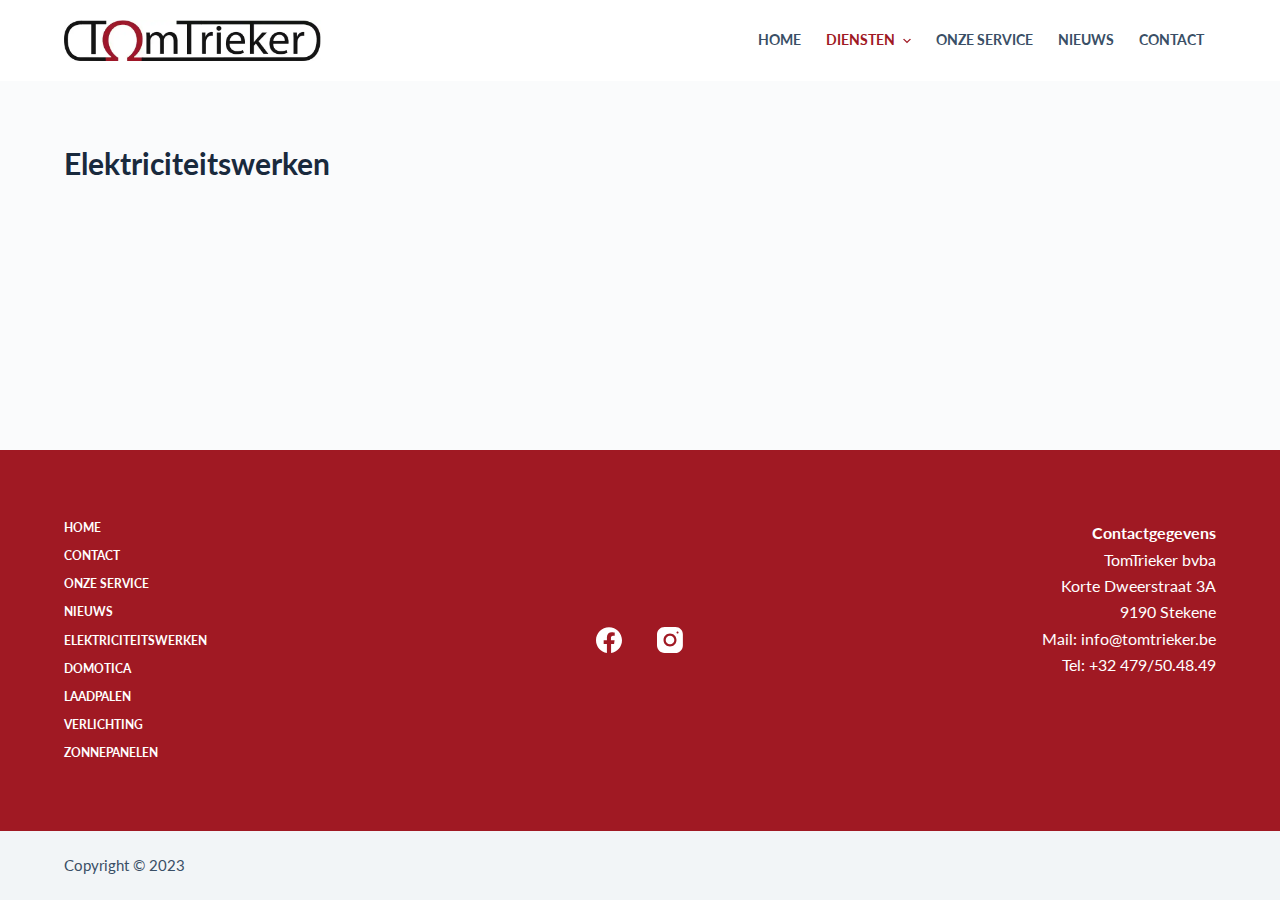
<file: elektriciteitswerken/index.html>
<!DOCTYPE html>
<html lang="nl-BE">
<head>
	
	<meta charset="UTF-8">
	<meta name="viewport" content="width=device-width, initial-scale=1, maximum-scale=5, viewport-fit=cover">
	<link rel="profile" href="https://gmpg.org/xfn/11">

	<title>Elektriciteitswerken &#8211; Tomtrieker</title>
<meta name="robots" content="max-image-preview:large">
<link rel="dns-prefetch" href="//fonts.googleapis.com">
<link rel="alternate" type="application/rss+xml" title="Tomtrieker &raquo; feed" href="https://dcmaticshare.github.io/tom/feed/">
<link rel="alternate" type="application/rss+xml" title="Tomtrieker &raquo; reactiesfeed" href="https://dcmaticshare.github.io/tom/comments/feed/">
<link rel="stylesheet" id="blocksy-dynamic-global-css" href="https://dcmaticshare.github.io/tom/wp-content/uploads/blocksy/css/global.css?ver=15715" media="all">
<link rel="stylesheet" id="wp-block-library-css" href="https://dcmaticshare.github.io/tom/wp-includes/css/dist/block-library/style.min.css?ver=6.3.1" media="all">
<style id="global-styles-inline-css">body{--wp--preset--color--black: #000000;--wp--preset--color--cyan-bluish-gray: #abb8c3;--wp--preset--color--white: #ffffff;--wp--preset--color--pale-pink: #f78da7;--wp--preset--color--vivid-red: #cf2e2e;--wp--preset--color--luminous-vivid-orange: #ff6900;--wp--preset--color--luminous-vivid-amber: #fcb900;--wp--preset--color--light-green-cyan: #7bdcb5;--wp--preset--color--vivid-green-cyan: #00d084;--wp--preset--color--pale-cyan-blue: #8ed1fc;--wp--preset--color--vivid-cyan-blue: #0693e3;--wp--preset--color--vivid-purple: #9b51e0;--wp--preset--color--palette-color-1: var(--paletteColor1, #A01923);--wp--preset--color--palette-color-2: var(--paletteColor2, #202020);--wp--preset--color--palette-color-3: var(--paletteColor3, #3A4F66);--wp--preset--color--palette-color-4: var(--paletteColor4, #192a3d);--wp--preset--color--palette-color-5: var(--paletteColor5, #e1e8ed);--wp--preset--color--palette-color-6: var(--paletteColor6, #f2f5f7);--wp--preset--color--palette-color-7: var(--paletteColor7, #FAFBFC);--wp--preset--color--palette-color-8: var(--paletteColor8, #ffffff);--wp--preset--gradient--vivid-cyan-blue-to-vivid-purple: linear-gradient(135deg,rgba(6,147,227,1) 0%,rgb(155,81,224) 100%);--wp--preset--gradient--light-green-cyan-to-vivid-green-cyan: linear-gradient(135deg,rgb(122,220,180) 0%,rgb(0,208,130) 100%);--wp--preset--gradient--luminous-vivid-amber-to-luminous-vivid-orange: linear-gradient(135deg,rgba(252,185,0,1) 0%,rgba(255,105,0,1) 100%);--wp--preset--gradient--luminous-vivid-orange-to-vivid-red: linear-gradient(135deg,rgba(255,105,0,1) 0%,rgb(207,46,46) 100%);--wp--preset--gradient--very-light-gray-to-cyan-bluish-gray: linear-gradient(135deg,rgb(238,238,238) 0%,rgb(169,184,195) 100%);--wp--preset--gradient--cool-to-warm-spectrum: linear-gradient(135deg,rgb(74,234,220) 0%,rgb(151,120,209) 20%,rgb(207,42,186) 40%,rgb(238,44,130) 60%,rgb(251,105,98) 80%,rgb(254,248,76) 100%);--wp--preset--gradient--blush-light-purple: linear-gradient(135deg,rgb(255,206,236) 0%,rgb(152,150,240) 100%);--wp--preset--gradient--blush-bordeaux: linear-gradient(135deg,rgb(254,205,165) 0%,rgb(254,45,45) 50%,rgb(107,0,62) 100%);--wp--preset--gradient--luminous-dusk: linear-gradient(135deg,rgb(255,203,112) 0%,rgb(199,81,192) 50%,rgb(65,88,208) 100%);--wp--preset--gradient--pale-ocean: linear-gradient(135deg,rgb(255,245,203) 0%,rgb(182,227,212) 50%,rgb(51,167,181) 100%);--wp--preset--gradient--electric-grass: linear-gradient(135deg,rgb(202,248,128) 0%,rgb(113,206,126) 100%);--wp--preset--gradient--midnight: linear-gradient(135deg,rgb(2,3,129) 0%,rgb(40,116,252) 100%);--wp--preset--gradient--juicy-peach: linear-gradient(to right, #ffecd2 0%, #fcb69f 100%);--wp--preset--gradient--young-passion: linear-gradient(to right, #ff8177 0%, #ff867a 0%, #ff8c7f 21%, #f99185 52%, #cf556c 78%, #b12a5b 100%);--wp--preset--gradient--true-sunset: linear-gradient(to right, #fa709a 0%, #fee140 100%);--wp--preset--gradient--morpheus-den: linear-gradient(to top, #30cfd0 0%, #330867 100%);--wp--preset--gradient--plum-plate: linear-gradient(135deg, #667eea 0%, #764ba2 100%);--wp--preset--gradient--aqua-splash: linear-gradient(15deg, #13547a 0%, #80d0c7 100%);--wp--preset--gradient--love-kiss: linear-gradient(to top, #ff0844 0%, #ffb199 100%);--wp--preset--gradient--new-retrowave: linear-gradient(to top, #3b41c5 0%, #a981bb 49%, #ffc8a9 100%);--wp--preset--gradient--plum-bath: linear-gradient(to top, #cc208e 0%, #6713d2 100%);--wp--preset--gradient--high-flight: linear-gradient(to right, #0acffe 0%, #495aff 100%);--wp--preset--gradient--teen-party: linear-gradient(-225deg, #FF057C 0%, #8D0B93 50%, #321575 100%);--wp--preset--gradient--fabled-sunset: linear-gradient(-225deg, #231557 0%, #44107A 29%, #FF1361 67%, #FFF800 100%);--wp--preset--gradient--arielle-smile: radial-gradient(circle 248px at center, #16d9e3 0%, #30c7ec 47%, #46aef7 100%);--wp--preset--gradient--itmeo-branding: linear-gradient(180deg, #2af598 0%, #009efd 100%);--wp--preset--gradient--deep-blue: linear-gradient(to right, #6a11cb 0%, #2575fc 100%);--wp--preset--gradient--strong-bliss: linear-gradient(to right, #f78ca0 0%, #f9748f 19%, #fd868c 60%, #fe9a8b 100%);--wp--preset--gradient--sweet-period: linear-gradient(to top, #3f51b1 0%, #5a55ae 13%, #7b5fac 25%, #8f6aae 38%, #a86aa4 50%, #cc6b8e 62%, #f18271 75%, #f3a469 87%, #f7c978 100%);--wp--preset--gradient--purple-division: linear-gradient(to top, #7028e4 0%, #e5b2ca 100%);--wp--preset--gradient--cold-evening: linear-gradient(to top, #0c3483 0%, #a2b6df 100%, #6b8cce 100%, #a2b6df 100%);--wp--preset--gradient--mountain-rock: linear-gradient(to right, #868f96 0%, #596164 100%);--wp--preset--gradient--desert-hump: linear-gradient(to top, #c79081 0%, #dfa579 100%);--wp--preset--gradient--ethernal-constance: linear-gradient(to top, #09203f 0%, #537895 100%);--wp--preset--gradient--happy-memories: linear-gradient(-60deg, #ff5858 0%, #f09819 100%);--wp--preset--gradient--grown-early: linear-gradient(to top, #0ba360 0%, #3cba92 100%);--wp--preset--gradient--morning-salad: linear-gradient(-225deg, #B7F8DB 0%, #50A7C2 100%);--wp--preset--gradient--night-call: linear-gradient(-225deg, #AC32E4 0%, #7918F2 48%, #4801FF 100%);--wp--preset--gradient--mind-crawl: linear-gradient(-225deg, #473B7B 0%, #3584A7 51%, #30D2BE 100%);--wp--preset--gradient--angel-care: linear-gradient(-225deg, #FFE29F 0%, #FFA99F 48%, #FF719A 100%);--wp--preset--gradient--juicy-cake: linear-gradient(to top, #e14fad 0%, #f9d423 100%);--wp--preset--gradient--rich-metal: linear-gradient(to right, #d7d2cc 0%, #304352 100%);--wp--preset--gradient--mole-hall: linear-gradient(-20deg, #616161 0%, #9bc5c3 100%);--wp--preset--gradient--cloudy-knoxville: linear-gradient(120deg, #fdfbfb 0%, #ebedee 100%);--wp--preset--gradient--soft-grass: linear-gradient(to top, #c1dfc4 0%, #deecdd 100%);--wp--preset--gradient--saint-petersburg: linear-gradient(135deg, #f5f7fa 0%, #c3cfe2 100%);--wp--preset--gradient--everlasting-sky: linear-gradient(135deg, #fdfcfb 0%, #e2d1c3 100%);--wp--preset--gradient--kind-steel: linear-gradient(-20deg, #e9defa 0%, #fbfcdb 100%);--wp--preset--gradient--over-sun: linear-gradient(60deg, #abecd6 0%, #fbed96 100%);--wp--preset--gradient--premium-white: linear-gradient(to top, #d5d4d0 0%, #d5d4d0 1%, #eeeeec 31%, #efeeec 75%, #e9e9e7 100%);--wp--preset--gradient--clean-mirror: linear-gradient(45deg, #93a5cf 0%, #e4efe9 100%);--wp--preset--gradient--wild-apple: linear-gradient(to top, #d299c2 0%, #fef9d7 100%);--wp--preset--gradient--snow-again: linear-gradient(to top, #e6e9f0 0%, #eef1f5 100%);--wp--preset--gradient--confident-cloud: linear-gradient(to top, #dad4ec 0%, #dad4ec 1%, #f3e7e9 100%);--wp--preset--gradient--glass-water: linear-gradient(to top, #dfe9f3 0%, white 100%);--wp--preset--gradient--perfect-white: linear-gradient(-225deg, #E3FDF5 0%, #FFE6FA 100%);--wp--preset--font-size--small: 13px;--wp--preset--font-size--medium: 20px;--wp--preset--font-size--large: 36px;--wp--preset--font-size--x-large: 42px;--wp--preset--spacing--20: 0.44rem;--wp--preset--spacing--30: 0.67rem;--wp--preset--spacing--40: 1rem;--wp--preset--spacing--50: 1.5rem;--wp--preset--spacing--60: 2.25rem;--wp--preset--spacing--70: 3.38rem;--wp--preset--spacing--80: 5.06rem;--wp--preset--shadow--natural: 6px 6px 9px rgba(0, 0, 0, 0.2);--wp--preset--shadow--deep: 12px 12px 50px rgba(0, 0, 0, 0.4);--wp--preset--shadow--sharp: 6px 6px 0px rgba(0, 0, 0, 0.2);--wp--preset--shadow--outlined: 6px 6px 0px -3px rgba(255, 255, 255, 1), 6px 6px rgba(0, 0, 0, 1);--wp--preset--shadow--crisp: 6px 6px 0px rgba(0, 0, 0, 1);}body { margin: 0;--wp--style--global--content-size: var(--block-max-width);--wp--style--global--wide-size: var(--block-wide-max-width); }.wp-site-blocks > .alignleft { float: left; margin-right: 2em; }.wp-site-blocks > .alignright { float: right; margin-left: 2em; }.wp-site-blocks > .aligncenter { justify-content: center; margin-left: auto; margin-right: auto; }:where(.wp-site-blocks) > * { margin-block-start: var(--content-spacing); margin-block-end: 0; }:where(.wp-site-blocks) > :first-child:first-child { margin-block-start: 0; }:where(.wp-site-blocks) > :last-child:last-child { margin-block-end: 0; }body { --wp--style--block-gap: var(--content-spacing); }:where(body .is-layout-flow)  > :first-child:first-child{margin-block-start: 0;}:where(body .is-layout-flow)  > :last-child:last-child{margin-block-end: 0;}:where(body .is-layout-flow)  > *{margin-block-start: var(--content-spacing);margin-block-end: 0;}:where(body .is-layout-constrained)  > :first-child:first-child{margin-block-start: 0;}:where(body .is-layout-constrained)  > :last-child:last-child{margin-block-end: 0;}:where(body .is-layout-constrained)  > *{margin-block-start: var(--content-spacing);margin-block-end: 0;}:where(body .is-layout-flex) {gap: var(--content-spacing);}:where(body .is-layout-grid) {gap: var(--content-spacing);}body .is-layout-flow > .alignleft{float: left;margin-inline-start: 0;margin-inline-end: 2em;}body .is-layout-flow > .alignright{float: right;margin-inline-start: 2em;margin-inline-end: 0;}body .is-layout-flow > .aligncenter{margin-left: auto !important;margin-right: auto !important;}body .is-layout-constrained > .alignleft{float: left;margin-inline-start: 0;margin-inline-end: 2em;}body .is-layout-constrained > .alignright{float: right;margin-inline-start: 2em;margin-inline-end: 0;}body .is-layout-constrained > .aligncenter{margin-left: auto !important;margin-right: auto !important;}body .is-layout-constrained > :where(:not(.alignleft):not(.alignright):not(.alignfull)){max-width: var(--wp--style--global--content-size);margin-left: auto !important;margin-right: auto !important;}body .is-layout-constrained > .alignwide{max-width: var(--wp--style--global--wide-size);}body .is-layout-flex{display: flex;}body .is-layout-flex{flex-wrap: wrap;align-items: center;}body .is-layout-flex > *{margin: 0;}body .is-layout-grid{display: grid;}body .is-layout-grid > *{margin: 0;}body{padding-top: 0px;padding-right: 0px;padding-bottom: 0px;padding-left: 0px;}.has-black-color{color: var(--wp--preset--color--black) !important;}.has-cyan-bluish-gray-color{color: var(--wp--preset--color--cyan-bluish-gray) !important;}.has-white-color{color: var(--wp--preset--color--white) !important;}.has-pale-pink-color{color: var(--wp--preset--color--pale-pink) !important;}.has-vivid-red-color{color: var(--wp--preset--color--vivid-red) !important;}.has-luminous-vivid-orange-color{color: var(--wp--preset--color--luminous-vivid-orange) !important;}.has-luminous-vivid-amber-color{color: var(--wp--preset--color--luminous-vivid-amber) !important;}.has-light-green-cyan-color{color: var(--wp--preset--color--light-green-cyan) !important;}.has-vivid-green-cyan-color{color: var(--wp--preset--color--vivid-green-cyan) !important;}.has-pale-cyan-blue-color{color: var(--wp--preset--color--pale-cyan-blue) !important;}.has-vivid-cyan-blue-color{color: var(--wp--preset--color--vivid-cyan-blue) !important;}.has-vivid-purple-color{color: var(--wp--preset--color--vivid-purple) !important;}.has-palette-color-1-color{color: var(--wp--preset--color--palette-color-1) !important;}.has-palette-color-2-color{color: var(--wp--preset--color--palette-color-2) !important;}.has-palette-color-3-color{color: var(--wp--preset--color--palette-color-3) !important;}.has-palette-color-4-color{color: var(--wp--preset--color--palette-color-4) !important;}.has-palette-color-5-color{color: var(--wp--preset--color--palette-color-5) !important;}.has-palette-color-6-color{color: var(--wp--preset--color--palette-color-6) !important;}.has-palette-color-7-color{color: var(--wp--preset--color--palette-color-7) !important;}.has-palette-color-8-color{color: var(--wp--preset--color--palette-color-8) !important;}.has-black-background-color{background-color: var(--wp--preset--color--black) !important;}.has-cyan-bluish-gray-background-color{background-color: var(--wp--preset--color--cyan-bluish-gray) !important;}.has-white-background-color{background-color: var(--wp--preset--color--white) !important;}.has-pale-pink-background-color{background-color: var(--wp--preset--color--pale-pink) !important;}.has-vivid-red-background-color{background-color: var(--wp--preset--color--vivid-red) !important;}.has-luminous-vivid-orange-background-color{background-color: var(--wp--preset--color--luminous-vivid-orange) !important;}.has-luminous-vivid-amber-background-color{background-color: var(--wp--preset--color--luminous-vivid-amber) !important;}.has-light-green-cyan-background-color{background-color: var(--wp--preset--color--light-green-cyan) !important;}.has-vivid-green-cyan-background-color{background-color: var(--wp--preset--color--vivid-green-cyan) !important;}.has-pale-cyan-blue-background-color{background-color: var(--wp--preset--color--pale-cyan-blue) !important;}.has-vivid-cyan-blue-background-color{background-color: var(--wp--preset--color--vivid-cyan-blue) !important;}.has-vivid-purple-background-color{background-color: var(--wp--preset--color--vivid-purple) !important;}.has-palette-color-1-background-color{background-color: var(--wp--preset--color--palette-color-1) !important;}.has-palette-color-2-background-color{background-color: var(--wp--preset--color--palette-color-2) !important;}.has-palette-color-3-background-color{background-color: var(--wp--preset--color--palette-color-3) !important;}.has-palette-color-4-background-color{background-color: var(--wp--preset--color--palette-color-4) !important;}.has-palette-color-5-background-color{background-color: var(--wp--preset--color--palette-color-5) !important;}.has-palette-color-6-background-color{background-color: var(--wp--preset--color--palette-color-6) !important;}.has-palette-color-7-background-color{background-color: var(--wp--preset--color--palette-color-7) !important;}.has-palette-color-8-background-color{background-color: var(--wp--preset--color--palette-color-8) !important;}.has-black-border-color{border-color: var(--wp--preset--color--black) !important;}.has-cyan-bluish-gray-border-color{border-color: var(--wp--preset--color--cyan-bluish-gray) !important;}.has-white-border-color{border-color: var(--wp--preset--color--white) !important;}.has-pale-pink-border-color{border-color: var(--wp--preset--color--pale-pink) !important;}.has-vivid-red-border-color{border-color: var(--wp--preset--color--vivid-red) !important;}.has-luminous-vivid-orange-border-color{border-color: var(--wp--preset--color--luminous-vivid-orange) !important;}.has-luminous-vivid-amber-border-color{border-color: var(--wp--preset--color--luminous-vivid-amber) !important;}.has-light-green-cyan-border-color{border-color: var(--wp--preset--color--light-green-cyan) !important;}.has-vivid-green-cyan-border-color{border-color: var(--wp--preset--color--vivid-green-cyan) !important;}.has-pale-cyan-blue-border-color{border-color: var(--wp--preset--color--pale-cyan-blue) !important;}.has-vivid-cyan-blue-border-color{border-color: var(--wp--preset--color--vivid-cyan-blue) !important;}.has-vivid-purple-border-color{border-color: var(--wp--preset--color--vivid-purple) !important;}.has-palette-color-1-border-color{border-color: var(--wp--preset--color--palette-color-1) !important;}.has-palette-color-2-border-color{border-color: var(--wp--preset--color--palette-color-2) !important;}.has-palette-color-3-border-color{border-color: var(--wp--preset--color--palette-color-3) !important;}.has-palette-color-4-border-color{border-color: var(--wp--preset--color--palette-color-4) !important;}.has-palette-color-5-border-color{border-color: var(--wp--preset--color--palette-color-5) !important;}.has-palette-color-6-border-color{border-color: var(--wp--preset--color--palette-color-6) !important;}.has-palette-color-7-border-color{border-color: var(--wp--preset--color--palette-color-7) !important;}.has-palette-color-8-border-color{border-color: var(--wp--preset--color--palette-color-8) !important;}.has-vivid-cyan-blue-to-vivid-purple-gradient-background{background: var(--wp--preset--gradient--vivid-cyan-blue-to-vivid-purple) !important;}.has-light-green-cyan-to-vivid-green-cyan-gradient-background{background: var(--wp--preset--gradient--light-green-cyan-to-vivid-green-cyan) !important;}.has-luminous-vivid-amber-to-luminous-vivid-orange-gradient-background{background: var(--wp--preset--gradient--luminous-vivid-amber-to-luminous-vivid-orange) !important;}.has-luminous-vivid-orange-to-vivid-red-gradient-background{background: var(--wp--preset--gradient--luminous-vivid-orange-to-vivid-red) !important;}.has-very-light-gray-to-cyan-bluish-gray-gradient-background{background: var(--wp--preset--gradient--very-light-gray-to-cyan-bluish-gray) !important;}.has-cool-to-warm-spectrum-gradient-background{background: var(--wp--preset--gradient--cool-to-warm-spectrum) !important;}.has-blush-light-purple-gradient-background{background: var(--wp--preset--gradient--blush-light-purple) !important;}.has-blush-bordeaux-gradient-background{background: var(--wp--preset--gradient--blush-bordeaux) !important;}.has-luminous-dusk-gradient-background{background: var(--wp--preset--gradient--luminous-dusk) !important;}.has-pale-ocean-gradient-background{background: var(--wp--preset--gradient--pale-ocean) !important;}.has-electric-grass-gradient-background{background: var(--wp--preset--gradient--electric-grass) !important;}.has-midnight-gradient-background{background: var(--wp--preset--gradient--midnight) !important;}.has-juicy-peach-gradient-background{background: var(--wp--preset--gradient--juicy-peach) !important;}.has-young-passion-gradient-background{background: var(--wp--preset--gradient--young-passion) !important;}.has-true-sunset-gradient-background{background: var(--wp--preset--gradient--true-sunset) !important;}.has-morpheus-den-gradient-background{background: var(--wp--preset--gradient--morpheus-den) !important;}.has-plum-plate-gradient-background{background: var(--wp--preset--gradient--plum-plate) !important;}.has-aqua-splash-gradient-background{background: var(--wp--preset--gradient--aqua-splash) !important;}.has-love-kiss-gradient-background{background: var(--wp--preset--gradient--love-kiss) !important;}.has-new-retrowave-gradient-background{background: var(--wp--preset--gradient--new-retrowave) !important;}.has-plum-bath-gradient-background{background: var(--wp--preset--gradient--plum-bath) !important;}.has-high-flight-gradient-background{background: var(--wp--preset--gradient--high-flight) !important;}.has-teen-party-gradient-background{background: var(--wp--preset--gradient--teen-party) !important;}.has-fabled-sunset-gradient-background{background: var(--wp--preset--gradient--fabled-sunset) !important;}.has-arielle-smile-gradient-background{background: var(--wp--preset--gradient--arielle-smile) !important;}.has-itmeo-branding-gradient-background{background: var(--wp--preset--gradient--itmeo-branding) !important;}.has-deep-blue-gradient-background{background: var(--wp--preset--gradient--deep-blue) !important;}.has-strong-bliss-gradient-background{background: var(--wp--preset--gradient--strong-bliss) !important;}.has-sweet-period-gradient-background{background: var(--wp--preset--gradient--sweet-period) !important;}.has-purple-division-gradient-background{background: var(--wp--preset--gradient--purple-division) !important;}.has-cold-evening-gradient-background{background: var(--wp--preset--gradient--cold-evening) !important;}.has-mountain-rock-gradient-background{background: var(--wp--preset--gradient--mountain-rock) !important;}.has-desert-hump-gradient-background{background: var(--wp--preset--gradient--desert-hump) !important;}.has-ethernal-constance-gradient-background{background: var(--wp--preset--gradient--ethernal-constance) !important;}.has-happy-memories-gradient-background{background: var(--wp--preset--gradient--happy-memories) !important;}.has-grown-early-gradient-background{background: var(--wp--preset--gradient--grown-early) !important;}.has-morning-salad-gradient-background{background: var(--wp--preset--gradient--morning-salad) !important;}.has-night-call-gradient-background{background: var(--wp--preset--gradient--night-call) !important;}.has-mind-crawl-gradient-background{background: var(--wp--preset--gradient--mind-crawl) !important;}.has-angel-care-gradient-background{background: var(--wp--preset--gradient--angel-care) !important;}.has-juicy-cake-gradient-background{background: var(--wp--preset--gradient--juicy-cake) !important;}.has-rich-metal-gradient-background{background: var(--wp--preset--gradient--rich-metal) !important;}.has-mole-hall-gradient-background{background: var(--wp--preset--gradient--mole-hall) !important;}.has-cloudy-knoxville-gradient-background{background: var(--wp--preset--gradient--cloudy-knoxville) !important;}.has-soft-grass-gradient-background{background: var(--wp--preset--gradient--soft-grass) !important;}.has-saint-petersburg-gradient-background{background: var(--wp--preset--gradient--saint-petersburg) !important;}.has-everlasting-sky-gradient-background{background: var(--wp--preset--gradient--everlasting-sky) !important;}.has-kind-steel-gradient-background{background: var(--wp--preset--gradient--kind-steel) !important;}.has-over-sun-gradient-background{background: var(--wp--preset--gradient--over-sun) !important;}.has-premium-white-gradient-background{background: var(--wp--preset--gradient--premium-white) !important;}.has-clean-mirror-gradient-background{background: var(--wp--preset--gradient--clean-mirror) !important;}.has-wild-apple-gradient-background{background: var(--wp--preset--gradient--wild-apple) !important;}.has-snow-again-gradient-background{background: var(--wp--preset--gradient--snow-again) !important;}.has-confident-cloud-gradient-background{background: var(--wp--preset--gradient--confident-cloud) !important;}.has-glass-water-gradient-background{background: var(--wp--preset--gradient--glass-water) !important;}.has-perfect-white-gradient-background{background: var(--wp--preset--gradient--perfect-white) !important;}.has-small-font-size{font-size: var(--wp--preset--font-size--small) !important;}.has-medium-font-size{font-size: var(--wp--preset--font-size--medium) !important;}.has-large-font-size{font-size: var(--wp--preset--font-size--large) !important;}.has-x-large-font-size{font-size: var(--wp--preset--font-size--x-large) !important;}
.wp-block-navigation a:where(:not(.wp-element-button)){color: inherit;}
.wp-block-pullquote{font-size: 1.5em;line-height: 1.6;}</style>
<link rel="stylesheet" id="contact-form-7-css" href="https://dcmaticshare.github.io/tom/wp-content/plugins/contact-form-7/includes/css/styles.css?ver=5.8" media="all">
<link rel="stylesheet" id="blocksy-fonts-font-source-google-css" href="https://fonts.googleapis.com/css2?family=Lato:wght@400;500;600;700&#038;display=swap" media="all">
<link rel="stylesheet" id="ct-main-styles-css" href="https://dcmaticshare.github.io/tom/wp-content/themes/blocksy/static/bundle/main.min.css?ver=1.9.6" media="all">
<link rel="stylesheet" id="ct-page-title-styles-css" href="https://dcmaticshare.github.io/tom/wp-content/themes/blocksy/static/bundle/page-title.min.css?ver=1.9.6" media="all">
<link rel="stylesheet" id="ct-elementor-styles-css" href="https://dcmaticshare.github.io/tom/wp-content/themes/blocksy/static/bundle/elementor-frontend.min.css?ver=1.9.6" media="all">
<link rel="stylesheet" id="ct-cf-7-styles-css" href="https://dcmaticshare.github.io/tom/wp-content/themes/blocksy/static/bundle/cf-7.min.css?ver=1.9.6" media="all">
<link rel="https://api.w.org/" href="https://dcmaticshare.github.io/tom/wp-json/">
<link rel="alternate" type="application/json" href="https://dcmaticshare.github.io/tom/wp-json/wp/v2/pages/162">
<link rel="EditURI" type="application/rsd+xml" title="RSD" href="https://dcmaticshare.github.io/tom/xmlrpc.php?rsd">
<meta name="generator" content="WordPress 6.3.1">
<link rel="canonical" href="https://dcmaticshare.github.io/tom/elektriciteitswerken/">
<link rel="shortlink" href="https://dcmaticshare.github.io/tom/?p=162">
<link rel="alternate" type="application/json+oembed" href="https://dcmaticshare.github.io/tom/wp-json/oembed/1.0/embed?url=http%3A%2F%2Fhttps%3A%2F%2Fdcmaticshare.github.io%2Ftom%2Felektriciteitswerken%2F">
<link rel="alternate" type="text/xml+oembed" href="https://dcmaticshare.github.io/tom/wp-json/oembed/1.0/embed?url=http%3A%2F%2Fhttps%3A%2F%2Fdcmaticshare.github.io%2Ftom%2Felektriciteitswerken%2F#038;format=xml">
<noscript><link rel="stylesheet" href="https://dcmaticshare.github.io/tom/wp-content/themes/blocksy/static/bundle/no-scripts.min.css" type="text/css"></noscript>
<meta name="generator" content="Elementor 3.16.4; features: e_dom_optimization, e_optimized_assets_loading, e_optimized_css_loading, additional_custom_breakpoints; settings: css_print_method-external, google_font-enabled, font_display-swap">
	</head>


<body class="page-template-default page page-id-162 wp-custom-logo wp-embed-responsive elementor-default elementor-kit-6 ct-loading ct-elementor-default-template" data-link="type-2" data-prefix="single_page" data-header="type-1:sticky" data-footer="type-1" itemscope="itemscope" itemtype="https://schema.org/WebPage">

<a class="skip-link show-on-focus" href="#main">
	Skip to content</a>

<div class="ct-drawer-canvas"><div id="offcanvas" class="ct-panel ct-header" data-behaviour="right-side"><div class="ct-panel-inner">
		<div class="ct-panel-actions">
			<button class="ct-toggle-close" data-type="type-1" aria-label="Close drawer">
				<svg class="ct-icon" width="12" height="12" viewbox="0 0 15 15"><path d="M1 15a1 1 0 01-.71-.29 1 1 0 010-1.41l5.8-5.8-5.8-5.8A1 1 0 011.7.29l5.8 5.8 5.8-5.8a1 1 0 011.41 1.41l-5.8 5.8 5.8 5.8a1 1 0 01-1.41 1.41l-5.8-5.8-5.8 5.8A1 1 0 011 15z"></path></svg>
			</button>
		</div>
		<div class="ct-panel-content" data-device="desktop"></div>
<div class="ct-panel-content" data-device="mobile">
<nav class="mobile-menu has-submenu" data-id="mobile-menu" data-interaction="click" data-toggle-type="type-1" aria-label="Off Canvas Menu">
	<ul id="menu-main-menu-1" role="menubar">
<li class="menu-item menu-item-type-post_type menu-item-object-page menu-item-home menu-item-152" role="none"><a href="https://dcmaticshare.github.io/tom/" class="ct-menu-link" role="menuitem">Home</a></li>
<li class="menu-item menu-item-type-custom menu-item-object-custom current-menu-ancestor current-menu-parent menu-item-has-children menu-item-151" role="none">
<span class="ct-sub-menu-parent"><a href="#" class="ct-menu-link" role="menuitem">Diensten</a><button class="ct-toggle-dropdown-mobile" aria-label="Expand dropdown menu" aria-haspopup="true" aria-expanded="false" role="menuitem"><svg class="ct-icon toggle-icon-1" width="15" height="15" viewbox="0 0 15 15"><path d="M3.9,5.1l3.6,3.6l3.6-3.6l1.4,0.7l-5,5l-5-5L3.9,5.1z"></path></svg></button></span>
<ul class="sub-menu" role="menu">
	<li class="menu-item menu-item-type-post_type menu-item-object-page current-menu-item page_item page-item-162 current_page_item menu-item-176" role="none"><a href="https://dcmaticshare.github.io/tom/elektriciteitswerken/" aria-current="page" class="ct-menu-link" role="menuitem">Elektriciteitswerken</a></li>
	<li class="menu-item menu-item-type-post_type menu-item-object-page menu-item-175" role="none"><a href="https://dcmaticshare.github.io/tom/domotica/" class="ct-menu-link" role="menuitem">Domotica</a></li>
	<li class="menu-item menu-item-type-post_type menu-item-object-page menu-item-174" role="none"><a href="https://dcmaticshare.github.io/tom/verlichting/" class="ct-menu-link" role="menuitem">Verlichting</a></li>
	<li class="menu-item menu-item-type-post_type menu-item-object-page menu-item-173" role="none"><a href="https://dcmaticshare.github.io/tom/zonnepanelen/" class="ct-menu-link" role="menuitem">Zonnepanelen</a></li>
	<li class="menu-item menu-item-type-post_type menu-item-object-page menu-item-172" role="none"><a href="https://dcmaticshare.github.io/tom/laadpalen/" class="ct-menu-link" role="menuitem">Laadpalen</a></li>
</ul>
</li>
<li class="menu-item menu-item-type-post_type menu-item-object-page menu-item-161" role="none"><a href="https://dcmaticshare.github.io/tom/onze-service/" class="ct-menu-link" role="menuitem">Onze service</a></li>
<li class="menu-item menu-item-type-post_type menu-item-object-page menu-item-160" role="none"><a href="https://dcmaticshare.github.io/tom/nieuws/" class="ct-menu-link" role="menuitem">Nieuws</a></li>
<li class="menu-item menu-item-type-post_type menu-item-object-page menu-item-159" role="none"><a href="https://dcmaticshare.github.io/tom/contact/" class="ct-menu-link" role="menuitem">Contact</a></li>
</ul></nav>

</div>
</div></div></div>
<div id="main-container">
	<header id="header" class="ct-header" data-id="type-1" itemscope="" itemtype="https://schema.org/WPHeader"><div data-device="desktop"><div class="ct-sticky-container"><div data-sticky="shrink"><div data-row="middle" data-column-set="2"><div class="ct-container">
<div data-column="start" data-placements="1"><div data-items="primary">
<div class="site-branding" data-id="logo" itemscope="itemscope" itemtype="https://schema.org/Organization">

			<a href="https://dcmaticshare.github.io/tom/" class="site-logo-container" rel="home"><img width="832" height="136" src="https://dcmaticshare.github.io/tom/wp-content/uploads/2023/09/Tomtrieker-Logo-Kleur.webp" class="default-logo" alt="Tomtrieker - Logo - Kleur"></a>	
	</div>

</div></div>
<div data-column="end" data-placements="1"><div data-items="primary">
<nav id="header-menu-1" class="header-menu-1" data-id="menu" data-interaction="hover" data-menu="type-1" data-dropdown="type-1:simple" data-responsive="no" itemscope="" itemtype="https://schema.org/SiteNavigationElement" aria-label="Header Menu">

	<ul id="menu-main-menu" class="menu" role="menubar">
<li id="menu-item-152" class="menu-item menu-item-type-post_type menu-item-object-page menu-item-home menu-item-152" role="none"><a href="https://dcmaticshare.github.io/tom/" class="ct-menu-link" role="menuitem">Home</a></li>
<li id="menu-item-151" class="menu-item menu-item-type-custom menu-item-object-custom current-menu-ancestor current-menu-parent menu-item-has-children menu-item-151 animated-submenu" role="none">
<a href="#" class="ct-menu-link" role="menuitem">Diensten<span class="ct-toggle-dropdown-desktop"><svg class="ct-icon" width="8" height="8" viewbox="0 0 15 15"><path d="M2.1,3.2l5.4,5.4l5.4-5.4L15,4.3l-7.5,7.5L0,4.3L2.1,3.2z"></path></svg></span></a><button class="ct-toggle-dropdown-desktop-ghost" aria-label="Expand dropdown menu" aria-haspopup="true" aria-expanded="false" role="menuitem"></button>
<ul class="sub-menu" role="menu">
	<li id="menu-item-176" class="menu-item menu-item-type-post_type menu-item-object-page current-menu-item page_item page-item-162 current_page_item menu-item-176" role="none"><a href="https://dcmaticshare.github.io/tom/elektriciteitswerken/" aria-current="page" class="ct-menu-link" role="menuitem">Elektriciteitswerken</a></li>
	<li id="menu-item-175" class="menu-item menu-item-type-post_type menu-item-object-page menu-item-175" role="none"><a href="https://dcmaticshare.github.io/tom/domotica/" class="ct-menu-link" role="menuitem">Domotica</a></li>
	<li id="menu-item-174" class="menu-item menu-item-type-post_type menu-item-object-page menu-item-174" role="none"><a href="https://dcmaticshare.github.io/tom/verlichting/" class="ct-menu-link" role="menuitem">Verlichting</a></li>
	<li id="menu-item-173" class="menu-item menu-item-type-post_type menu-item-object-page menu-item-173" role="none"><a href="https://dcmaticshare.github.io/tom/zonnepanelen/" class="ct-menu-link" role="menuitem">Zonnepanelen</a></li>
	<li id="menu-item-172" class="menu-item menu-item-type-post_type menu-item-object-page menu-item-172" role="none"><a href="https://dcmaticshare.github.io/tom/laadpalen/" class="ct-menu-link" role="menuitem">Laadpalen</a></li>
</ul>
</li>
<li id="menu-item-161" class="menu-item menu-item-type-post_type menu-item-object-page menu-item-161" role="none"><a href="https://dcmaticshare.github.io/tom/onze-service/" class="ct-menu-link" role="menuitem">Onze service</a></li>
<li id="menu-item-160" class="menu-item menu-item-type-post_type menu-item-object-page menu-item-160" role="none"><a href="https://dcmaticshare.github.io/tom/nieuws/" class="ct-menu-link" role="menuitem">Nieuws</a></li>
<li id="menu-item-159" class="menu-item menu-item-type-post_type menu-item-object-page menu-item-159" role="none"><a href="https://dcmaticshare.github.io/tom/contact/" class="ct-menu-link" role="menuitem">Contact</a></li>
</ul></nav>

</div></div>
</div></div></div></div></div>
<div data-device="mobile"><div class="ct-sticky-container"><div data-sticky="shrink"><div data-row="middle" data-column-set="2"><div class="ct-container">
<div data-column="start" data-placements="1"><div data-items="primary">
<div class="site-branding" data-id="logo">

			<a href="https://dcmaticshare.github.io/tom/" class="site-logo-container" rel="home"><img width="832" height="136" src="https://dcmaticshare.github.io/tom/wp-content/uploads/2023/09/Tomtrieker-Logo-Kleur.webp" class="default-logo" alt="Tomtrieker - Logo - Kleur"></a>	
	</div>

</div></div>
<div data-column="end" data-placements="1"><div data-items="primary">
<button data-toggle-panel="#offcanvas" class="ct-header-trigger ct-toggle " data-design="simple" data-label="right" aria-label="Open off canvas" data-id="trigger">

	<span class="ct-label ct-hidden-sm ct-hidden-md ct-hidden-lg">Menu</span>

	<svg class="ct-icon" width="18" height="14" viewbox="0 0 18 14" aria-hidden="true" data-type="type-1">

		<rect y="0.00" width="18" height="1.7" rx="1"></rect>
		<rect y="6.15" width="18" height="1.7" rx="1"></rect>
		<rect y="12.3" width="18" height="1.7" rx="1"></rect>
	</svg>
</button>
</div></div>
</div></div></div></div></div></header>
	<main id="main" class="site-main hfeed">

		
	<div class="ct-container-full" data-content="normal" data-vertical-spacing="top:bottom">

		
		
	<article id="post-162" class="post-162 page type-page status-publish hentry">

		
<div class="hero-section" data-type="type-1">
			<header class="entry-header">
			<h1 class="page-title" title="Elektriciteitswerken" itemprop="headline">Elektriciteitswerken</h1>		</header>
	</div>

		
		
		<div class="entry-content">
					</div>

		
		
		
		
	</article>

	
		
			</div>

	</main>

	<footer id="footer" class="ct-footer" data-id="type-1" itemscope="" itemtype="https://schema.org/WPFooter"><div data-row="middle"><div class="ct-container">
<div data-column="menu">
<nav id="footer-menu" class="footer-menu-inline " data-id="menu" itemscope="" itemtype="https://schema.org/SiteNavigationElement" aria-label="Footer Menu">

	<ul id="menu-footer-menu" class="menu" role="menubar">
<li id="menu-item-182" class="menu-item menu-item-type-post_type menu-item-object-page menu-item-home menu-item-182" role="none"><a href="https://dcmaticshare.github.io/tom/" class="ct-menu-link" role="menuitem">Home</a></li>
<li id="menu-item-183" class="menu-item menu-item-type-post_type menu-item-object-page menu-item-183" role="none"><a href="https://dcmaticshare.github.io/tom/contact/" class="ct-menu-link" role="menuitem">Contact</a></li>
<li id="menu-item-188" class="menu-item menu-item-type-post_type menu-item-object-page menu-item-188" role="none"><a href="https://dcmaticshare.github.io/tom/onze-service/" class="ct-menu-link" role="menuitem">Onze service</a></li>
<li id="menu-item-187" class="menu-item menu-item-type-post_type menu-item-object-page menu-item-187" role="none"><a href="https://dcmaticshare.github.io/tom/nieuws/" class="ct-menu-link" role="menuitem">Nieuws</a></li>
<li id="menu-item-185" class="menu-item menu-item-type-post_type menu-item-object-page current-menu-item page_item page-item-162 current_page_item menu-item-185" role="none"><a href="https://dcmaticshare.github.io/tom/elektriciteitswerken/" aria-current="page" class="ct-menu-link" role="menuitem">Elektriciteitswerken</a></li>
<li id="menu-item-184" class="menu-item menu-item-type-post_type menu-item-object-page menu-item-184" role="none"><a href="https://dcmaticshare.github.io/tom/domotica/" class="ct-menu-link" role="menuitem">Domotica</a></li>
<li id="menu-item-186" class="menu-item menu-item-type-post_type menu-item-object-page menu-item-186" role="none"><a href="https://dcmaticshare.github.io/tom/laadpalen/" class="ct-menu-link" role="menuitem">Laadpalen</a></li>
<li id="menu-item-189" class="menu-item menu-item-type-post_type menu-item-object-page menu-item-189" role="none"><a href="https://dcmaticshare.github.io/tom/verlichting/" class="ct-menu-link" role="menuitem">Verlichting</a></li>
<li id="menu-item-190" class="menu-item menu-item-type-post_type menu-item-object-page menu-item-190" role="none"><a href="https://dcmaticshare.github.io/tom/zonnepanelen/" class="ct-menu-link" role="menuitem">Zonnepanelen</a></li>
</ul></nav>
</div>
<div data-column="socials">
<div class="ct-footer-socials" data-id="socials">

	
		<div class="ct-social-box" data-icon-size="custom" data-color="custom" data-icons-type="simple">
			
			
							
				<a href="https://www.facebook.com/370309309763290" data-network="facebook" aria-label="Facebook" target="_blank" rel="noopener">
					<span class="ct-icon-container">
				<svg width="20px" height="20px" viewbox="0 0 20 20" aria-hidden="true">
					<path d="M20,10.1c0-5.5-4.5-10-10-10S0,4.5,0,10.1c0,5,3.7,9.1,8.4,9.9v-7H5.9v-2.9h2.5V7.9C8.4,5.4,9.9,4,12.2,4c1.1,0,2.2,0.2,2.2,0.2v2.5h-1.3c-1.2,0-1.6,0.8-1.6,1.6v1.9h2.8L13.9,13h-2.3v7C16.3,19.2,20,15.1,20,10.1z"></path>
				</svg>
			</span>				</a>
							
				<a href="#" data-network="instagram" aria-label="Instagram" target="_blank" rel="noopener">
					<span class="ct-icon-container">
				<svg width="20" height="20" viewbox="0 0 20 20" aria-hidden="true">
					<circle cx="10" cy="10" r="3.3"></circle>
					<path d="M14.2,0H5.8C2.6,0,0,2.6,0,5.8v8.3C0,17.4,2.6,20,5.8,20h8.3c3.2,0,5.8-2.6,5.8-5.8V5.8C20,2.6,17.4,0,14.2,0zM10,15c-2.8,0-5-2.2-5-5s2.2-5,5-5s5,2.2,5,5S12.8,15,10,15z M15.8,5C15.4,5,15,4.6,15,4.2s0.4-0.8,0.8-0.8s0.8,0.4,0.8,0.8S16.3,5,15.8,5z"></path>
				</svg>
			</span>				</a>
			
			
					</div>

	</div>

</div>
<div data-column="widget-area-1"><div class="ct-widget widget_block widget_text" id="block-8">
<p><strong>Contactgegevens</strong><br>TomTrieker bvba<br>Korte Dweerstraat 3A<br>9190 Stekene<br>Mail: <a href="mailto:info@tomtrieker.be">info@tomtrieker.be</a><br>Tel: <a href="tel:0032479504849">+32 479/50.48.49</a></p>
</div></div>
</div></div>
<div data-row="bottom"><div class="ct-container" data-columns-divider="md:sm"><div data-column="copyright">
<div class="ct-footer-copyright" data-id="copyright">

	<p>Copyright © 2023</p>
</div>
</div></div></div></footer>
</div>

<script src="https://dcmaticshare.github.io/tom/wp-content/plugins/contact-form-7/includes/swv/js/index.js?ver=5.8" id="swv-js"></script>
<script id="contact-form-7-js-extra">var wpcf7 = {"api":{"root":"https:\/\/dcmaticshare.github.io\/tom\/wp-json\/","namespace":"contact-form-7\/v1"}};</script>
<script src="https://dcmaticshare.github.io/tom/wp-content/plugins/contact-form-7/includes/js/index.js?ver=5.8" id="contact-form-7-js"></script>
<script id="ct-scripts-js-extra">var ct_localizations = {"ajax_url":"https:\/\/dcmaticshare.github.io\/tom\/wp-admin\/admin-ajax.php","nonce":"5e4a3b92dc","public_url":"https:\/\/dcmaticshare.github.io\/tom\/wp-content\/themes\/blocksy\/static\/bundle\/","rest_url":"https:\/\/dcmaticshare.github.io\/tom\/wp-json\/","search_url":"https:\/\/dcmaticshare.github.io\/tom\/search\/QUERY_STRING\/","show_more_text":"Show more","more_text":"More","search_live_results":"Search results","search_live_no_result":"No results","search_live_one_result":"You got %s result. Please press Tab to select it.","search_live_many_results":"You got %s results. Please press Tab to select one.","expand_submenu":"Expand dropdown menu","collapse_submenu":"Collapse dropdown menu","dynamic_js_chunks":[{"id":"blocksy_dark_mode","selector":"[data-id=\"dark-mode-switcher\"]","url":"https:\/\/dcmaticshare.github.io\/tom\/wp-content\/plugins\/blocksy-companion\/static\/bundle\/dark-mode.js","trigger":"click"},{"id":"blocksy_sticky_header","selector":"header [data-sticky]","url":"https:\/\/dcmaticshare.github.io\/tom\/wp-content\/plugins\/blocksy-companion\/static\/bundle\/sticky.js"}],"dynamic_styles":{"lazy_load":"https:\/\/dcmaticshare.github.io\/tom\/wp-content\/themes\/blocksy\/static\/bundle\/non-critical-styles.min.css","search_lazy":"https:\/\/dcmaticshare.github.io\/tom\/wp-content\/themes\/blocksy\/static\/bundle\/non-critical-search-styles.min.css"},"dynamic_styles_selectors":[{"selector":"#account-modal","url":"https:\/\/dcmaticshare.github.io\/tom\/wp-content\/plugins\/blocksy-companion\/static\/bundle\/account-lazy.min.css"}]};</script>
<script src="https://dcmaticshare.github.io/tom/wp-content/themes/blocksy/static/bundle/main.js?ver=1.9.6" id="ct-scripts-js"></script>

</body>
</html>
</file>
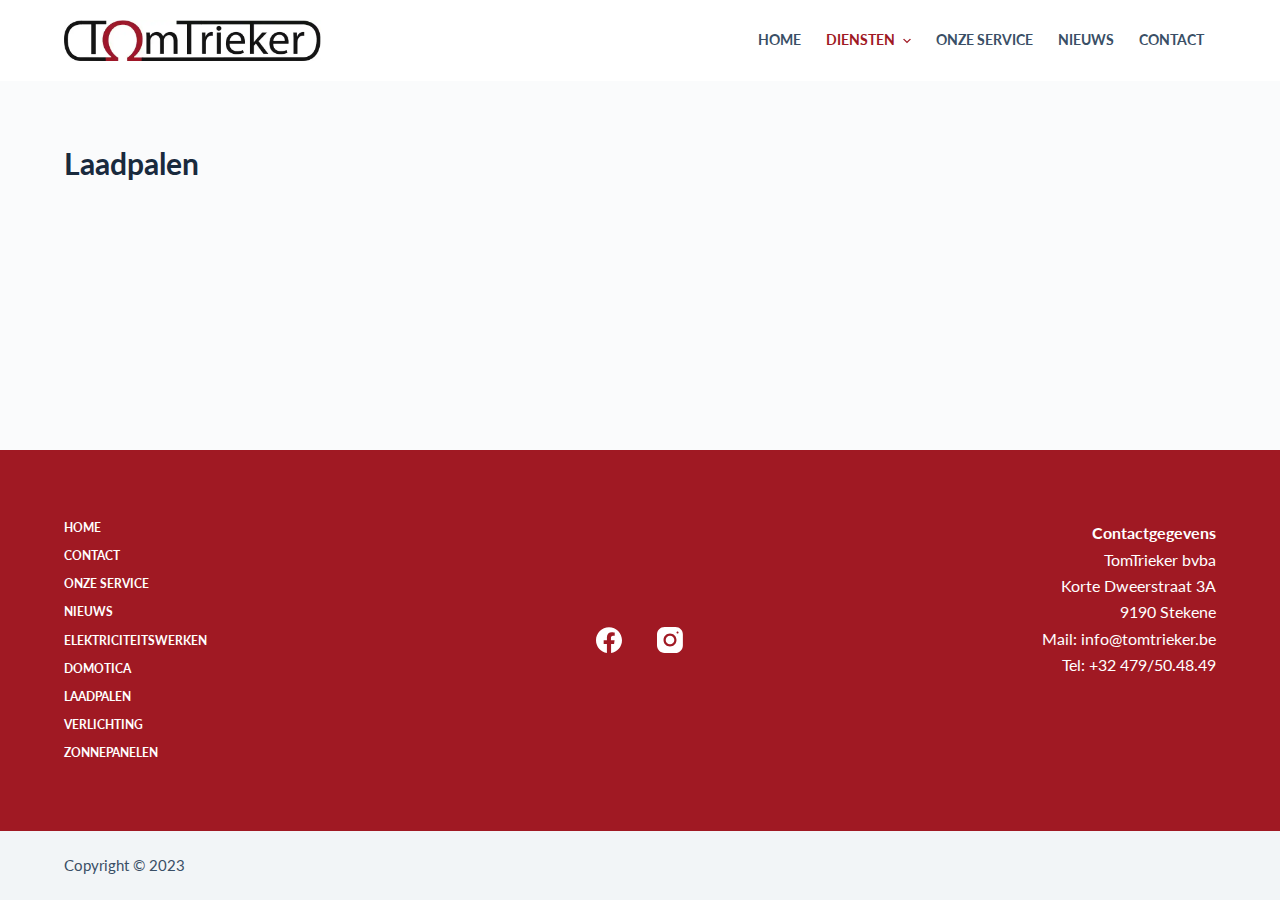
<file: laadpalen/index.html>
<!DOCTYPE html>
<html lang="nl-BE">
<head>
	
	<meta charset="UTF-8">
	<meta name="viewport" content="width=device-width, initial-scale=1, maximum-scale=5, viewport-fit=cover">
	<link rel="profile" href="https://gmpg.org/xfn/11">

	<title>Laadpalen &#8211; Tomtrieker</title>
<meta name="robots" content="max-image-preview:large">
<link rel="dns-prefetch" href="//fonts.googleapis.com">
<link rel="alternate" type="application/rss+xml" title="Tomtrieker &raquo; feed" href="https://dcmaticshare.github.io/tom/feed/">
<link rel="alternate" type="application/rss+xml" title="Tomtrieker &raquo; reactiesfeed" href="https://dcmaticshare.github.io/tom/comments/feed/">
<link rel="stylesheet" id="blocksy-dynamic-global-css" href="https://dcmaticshare.github.io/tom/wp-content/uploads/blocksy/css/global.css?ver=15715" media="all">
<link rel="stylesheet" id="wp-block-library-css" href="https://dcmaticshare.github.io/tom/wp-includes/css/dist/block-library/style.min.css?ver=6.3.1" media="all">
<style id="global-styles-inline-css">body{--wp--preset--color--black: #000000;--wp--preset--color--cyan-bluish-gray: #abb8c3;--wp--preset--color--white: #ffffff;--wp--preset--color--pale-pink: #f78da7;--wp--preset--color--vivid-red: #cf2e2e;--wp--preset--color--luminous-vivid-orange: #ff6900;--wp--preset--color--luminous-vivid-amber: #fcb900;--wp--preset--color--light-green-cyan: #7bdcb5;--wp--preset--color--vivid-green-cyan: #00d084;--wp--preset--color--pale-cyan-blue: #8ed1fc;--wp--preset--color--vivid-cyan-blue: #0693e3;--wp--preset--color--vivid-purple: #9b51e0;--wp--preset--color--palette-color-1: var(--paletteColor1, #A01923);--wp--preset--color--palette-color-2: var(--paletteColor2, #202020);--wp--preset--color--palette-color-3: var(--paletteColor3, #3A4F66);--wp--preset--color--palette-color-4: var(--paletteColor4, #192a3d);--wp--preset--color--palette-color-5: var(--paletteColor5, #e1e8ed);--wp--preset--color--palette-color-6: var(--paletteColor6, #f2f5f7);--wp--preset--color--palette-color-7: var(--paletteColor7, #FAFBFC);--wp--preset--color--palette-color-8: var(--paletteColor8, #ffffff);--wp--preset--gradient--vivid-cyan-blue-to-vivid-purple: linear-gradient(135deg,rgba(6,147,227,1) 0%,rgb(155,81,224) 100%);--wp--preset--gradient--light-green-cyan-to-vivid-green-cyan: linear-gradient(135deg,rgb(122,220,180) 0%,rgb(0,208,130) 100%);--wp--preset--gradient--luminous-vivid-amber-to-luminous-vivid-orange: linear-gradient(135deg,rgba(252,185,0,1) 0%,rgba(255,105,0,1) 100%);--wp--preset--gradient--luminous-vivid-orange-to-vivid-red: linear-gradient(135deg,rgba(255,105,0,1) 0%,rgb(207,46,46) 100%);--wp--preset--gradient--very-light-gray-to-cyan-bluish-gray: linear-gradient(135deg,rgb(238,238,238) 0%,rgb(169,184,195) 100%);--wp--preset--gradient--cool-to-warm-spectrum: linear-gradient(135deg,rgb(74,234,220) 0%,rgb(151,120,209) 20%,rgb(207,42,186) 40%,rgb(238,44,130) 60%,rgb(251,105,98) 80%,rgb(254,248,76) 100%);--wp--preset--gradient--blush-light-purple: linear-gradient(135deg,rgb(255,206,236) 0%,rgb(152,150,240) 100%);--wp--preset--gradient--blush-bordeaux: linear-gradient(135deg,rgb(254,205,165) 0%,rgb(254,45,45) 50%,rgb(107,0,62) 100%);--wp--preset--gradient--luminous-dusk: linear-gradient(135deg,rgb(255,203,112) 0%,rgb(199,81,192) 50%,rgb(65,88,208) 100%);--wp--preset--gradient--pale-ocean: linear-gradient(135deg,rgb(255,245,203) 0%,rgb(182,227,212) 50%,rgb(51,167,181) 100%);--wp--preset--gradient--electric-grass: linear-gradient(135deg,rgb(202,248,128) 0%,rgb(113,206,126) 100%);--wp--preset--gradient--midnight: linear-gradient(135deg,rgb(2,3,129) 0%,rgb(40,116,252) 100%);--wp--preset--gradient--juicy-peach: linear-gradient(to right, #ffecd2 0%, #fcb69f 100%);--wp--preset--gradient--young-passion: linear-gradient(to right, #ff8177 0%, #ff867a 0%, #ff8c7f 21%, #f99185 52%, #cf556c 78%, #b12a5b 100%);--wp--preset--gradient--true-sunset: linear-gradient(to right, #fa709a 0%, #fee140 100%);--wp--preset--gradient--morpheus-den: linear-gradient(to top, #30cfd0 0%, #330867 100%);--wp--preset--gradient--plum-plate: linear-gradient(135deg, #667eea 0%, #764ba2 100%);--wp--preset--gradient--aqua-splash: linear-gradient(15deg, #13547a 0%, #80d0c7 100%);--wp--preset--gradient--love-kiss: linear-gradient(to top, #ff0844 0%, #ffb199 100%);--wp--preset--gradient--new-retrowave: linear-gradient(to top, #3b41c5 0%, #a981bb 49%, #ffc8a9 100%);--wp--preset--gradient--plum-bath: linear-gradient(to top, #cc208e 0%, #6713d2 100%);--wp--preset--gradient--high-flight: linear-gradient(to right, #0acffe 0%, #495aff 100%);--wp--preset--gradient--teen-party: linear-gradient(-225deg, #FF057C 0%, #8D0B93 50%, #321575 100%);--wp--preset--gradient--fabled-sunset: linear-gradient(-225deg, #231557 0%, #44107A 29%, #FF1361 67%, #FFF800 100%);--wp--preset--gradient--arielle-smile: radial-gradient(circle 248px at center, #16d9e3 0%, #30c7ec 47%, #46aef7 100%);--wp--preset--gradient--itmeo-branding: linear-gradient(180deg, #2af598 0%, #009efd 100%);--wp--preset--gradient--deep-blue: linear-gradient(to right, #6a11cb 0%, #2575fc 100%);--wp--preset--gradient--strong-bliss: linear-gradient(to right, #f78ca0 0%, #f9748f 19%, #fd868c 60%, #fe9a8b 100%);--wp--preset--gradient--sweet-period: linear-gradient(to top, #3f51b1 0%, #5a55ae 13%, #7b5fac 25%, #8f6aae 38%, #a86aa4 50%, #cc6b8e 62%, #f18271 75%, #f3a469 87%, #f7c978 100%);--wp--preset--gradient--purple-division: linear-gradient(to top, #7028e4 0%, #e5b2ca 100%);--wp--preset--gradient--cold-evening: linear-gradient(to top, #0c3483 0%, #a2b6df 100%, #6b8cce 100%, #a2b6df 100%);--wp--preset--gradient--mountain-rock: linear-gradient(to right, #868f96 0%, #596164 100%);--wp--preset--gradient--desert-hump: linear-gradient(to top, #c79081 0%, #dfa579 100%);--wp--preset--gradient--ethernal-constance: linear-gradient(to top, #09203f 0%, #537895 100%);--wp--preset--gradient--happy-memories: linear-gradient(-60deg, #ff5858 0%, #f09819 100%);--wp--preset--gradient--grown-early: linear-gradient(to top, #0ba360 0%, #3cba92 100%);--wp--preset--gradient--morning-salad: linear-gradient(-225deg, #B7F8DB 0%, #50A7C2 100%);--wp--preset--gradient--night-call: linear-gradient(-225deg, #AC32E4 0%, #7918F2 48%, #4801FF 100%);--wp--preset--gradient--mind-crawl: linear-gradient(-225deg, #473B7B 0%, #3584A7 51%, #30D2BE 100%);--wp--preset--gradient--angel-care: linear-gradient(-225deg, #FFE29F 0%, #FFA99F 48%, #FF719A 100%);--wp--preset--gradient--juicy-cake: linear-gradient(to top, #e14fad 0%, #f9d423 100%);--wp--preset--gradient--rich-metal: linear-gradient(to right, #d7d2cc 0%, #304352 100%);--wp--preset--gradient--mole-hall: linear-gradient(-20deg, #616161 0%, #9bc5c3 100%);--wp--preset--gradient--cloudy-knoxville: linear-gradient(120deg, #fdfbfb 0%, #ebedee 100%);--wp--preset--gradient--soft-grass: linear-gradient(to top, #c1dfc4 0%, #deecdd 100%);--wp--preset--gradient--saint-petersburg: linear-gradient(135deg, #f5f7fa 0%, #c3cfe2 100%);--wp--preset--gradient--everlasting-sky: linear-gradient(135deg, #fdfcfb 0%, #e2d1c3 100%);--wp--preset--gradient--kind-steel: linear-gradient(-20deg, #e9defa 0%, #fbfcdb 100%);--wp--preset--gradient--over-sun: linear-gradient(60deg, #abecd6 0%, #fbed96 100%);--wp--preset--gradient--premium-white: linear-gradient(to top, #d5d4d0 0%, #d5d4d0 1%, #eeeeec 31%, #efeeec 75%, #e9e9e7 100%);--wp--preset--gradient--clean-mirror: linear-gradient(45deg, #93a5cf 0%, #e4efe9 100%);--wp--preset--gradient--wild-apple: linear-gradient(to top, #d299c2 0%, #fef9d7 100%);--wp--preset--gradient--snow-again: linear-gradient(to top, #e6e9f0 0%, #eef1f5 100%);--wp--preset--gradient--confident-cloud: linear-gradient(to top, #dad4ec 0%, #dad4ec 1%, #f3e7e9 100%);--wp--preset--gradient--glass-water: linear-gradient(to top, #dfe9f3 0%, white 100%);--wp--preset--gradient--perfect-white: linear-gradient(-225deg, #E3FDF5 0%, #FFE6FA 100%);--wp--preset--font-size--small: 13px;--wp--preset--font-size--medium: 20px;--wp--preset--font-size--large: 36px;--wp--preset--font-size--x-large: 42px;--wp--preset--spacing--20: 0.44rem;--wp--preset--spacing--30: 0.67rem;--wp--preset--spacing--40: 1rem;--wp--preset--spacing--50: 1.5rem;--wp--preset--spacing--60: 2.25rem;--wp--preset--spacing--70: 3.38rem;--wp--preset--spacing--80: 5.06rem;--wp--preset--shadow--natural: 6px 6px 9px rgba(0, 0, 0, 0.2);--wp--preset--shadow--deep: 12px 12px 50px rgba(0, 0, 0, 0.4);--wp--preset--shadow--sharp: 6px 6px 0px rgba(0, 0, 0, 0.2);--wp--preset--shadow--outlined: 6px 6px 0px -3px rgba(255, 255, 255, 1), 6px 6px rgba(0, 0, 0, 1);--wp--preset--shadow--crisp: 6px 6px 0px rgba(0, 0, 0, 1);}body { margin: 0;--wp--style--global--content-size: var(--block-max-width);--wp--style--global--wide-size: var(--block-wide-max-width); }.wp-site-blocks > .alignleft { float: left; margin-right: 2em; }.wp-site-blocks > .alignright { float: right; margin-left: 2em; }.wp-site-blocks > .aligncenter { justify-content: center; margin-left: auto; margin-right: auto; }:where(.wp-site-blocks) > * { margin-block-start: var(--content-spacing); margin-block-end: 0; }:where(.wp-site-blocks) > :first-child:first-child { margin-block-start: 0; }:where(.wp-site-blocks) > :last-child:last-child { margin-block-end: 0; }body { --wp--style--block-gap: var(--content-spacing); }:where(body .is-layout-flow)  > :first-child:first-child{margin-block-start: 0;}:where(body .is-layout-flow)  > :last-child:last-child{margin-block-end: 0;}:where(body .is-layout-flow)  > *{margin-block-start: var(--content-spacing);margin-block-end: 0;}:where(body .is-layout-constrained)  > :first-child:first-child{margin-block-start: 0;}:where(body .is-layout-constrained)  > :last-child:last-child{margin-block-end: 0;}:where(body .is-layout-constrained)  > *{margin-block-start: var(--content-spacing);margin-block-end: 0;}:where(body .is-layout-flex) {gap: var(--content-spacing);}:where(body .is-layout-grid) {gap: var(--content-spacing);}body .is-layout-flow > .alignleft{float: left;margin-inline-start: 0;margin-inline-end: 2em;}body .is-layout-flow > .alignright{float: right;margin-inline-start: 2em;margin-inline-end: 0;}body .is-layout-flow > .aligncenter{margin-left: auto !important;margin-right: auto !important;}body .is-layout-constrained > .alignleft{float: left;margin-inline-start: 0;margin-inline-end: 2em;}body .is-layout-constrained > .alignright{float: right;margin-inline-start: 2em;margin-inline-end: 0;}body .is-layout-constrained > .aligncenter{margin-left: auto !important;margin-right: auto !important;}body .is-layout-constrained > :where(:not(.alignleft):not(.alignright):not(.alignfull)){max-width: var(--wp--style--global--content-size);margin-left: auto !important;margin-right: auto !important;}body .is-layout-constrained > .alignwide{max-width: var(--wp--style--global--wide-size);}body .is-layout-flex{display: flex;}body .is-layout-flex{flex-wrap: wrap;align-items: center;}body .is-layout-flex > *{margin: 0;}body .is-layout-grid{display: grid;}body .is-layout-grid > *{margin: 0;}body{padding-top: 0px;padding-right: 0px;padding-bottom: 0px;padding-left: 0px;}.has-black-color{color: var(--wp--preset--color--black) !important;}.has-cyan-bluish-gray-color{color: var(--wp--preset--color--cyan-bluish-gray) !important;}.has-white-color{color: var(--wp--preset--color--white) !important;}.has-pale-pink-color{color: var(--wp--preset--color--pale-pink) !important;}.has-vivid-red-color{color: var(--wp--preset--color--vivid-red) !important;}.has-luminous-vivid-orange-color{color: var(--wp--preset--color--luminous-vivid-orange) !important;}.has-luminous-vivid-amber-color{color: var(--wp--preset--color--luminous-vivid-amber) !important;}.has-light-green-cyan-color{color: var(--wp--preset--color--light-green-cyan) !important;}.has-vivid-green-cyan-color{color: var(--wp--preset--color--vivid-green-cyan) !important;}.has-pale-cyan-blue-color{color: var(--wp--preset--color--pale-cyan-blue) !important;}.has-vivid-cyan-blue-color{color: var(--wp--preset--color--vivid-cyan-blue) !important;}.has-vivid-purple-color{color: var(--wp--preset--color--vivid-purple) !important;}.has-palette-color-1-color{color: var(--wp--preset--color--palette-color-1) !important;}.has-palette-color-2-color{color: var(--wp--preset--color--palette-color-2) !important;}.has-palette-color-3-color{color: var(--wp--preset--color--palette-color-3) !important;}.has-palette-color-4-color{color: var(--wp--preset--color--palette-color-4) !important;}.has-palette-color-5-color{color: var(--wp--preset--color--palette-color-5) !important;}.has-palette-color-6-color{color: var(--wp--preset--color--palette-color-6) !important;}.has-palette-color-7-color{color: var(--wp--preset--color--palette-color-7) !important;}.has-palette-color-8-color{color: var(--wp--preset--color--palette-color-8) !important;}.has-black-background-color{background-color: var(--wp--preset--color--black) !important;}.has-cyan-bluish-gray-background-color{background-color: var(--wp--preset--color--cyan-bluish-gray) !important;}.has-white-background-color{background-color: var(--wp--preset--color--white) !important;}.has-pale-pink-background-color{background-color: var(--wp--preset--color--pale-pink) !important;}.has-vivid-red-background-color{background-color: var(--wp--preset--color--vivid-red) !important;}.has-luminous-vivid-orange-background-color{background-color: var(--wp--preset--color--luminous-vivid-orange) !important;}.has-luminous-vivid-amber-background-color{background-color: var(--wp--preset--color--luminous-vivid-amber) !important;}.has-light-green-cyan-background-color{background-color: var(--wp--preset--color--light-green-cyan) !important;}.has-vivid-green-cyan-background-color{background-color: var(--wp--preset--color--vivid-green-cyan) !important;}.has-pale-cyan-blue-background-color{background-color: var(--wp--preset--color--pale-cyan-blue) !important;}.has-vivid-cyan-blue-background-color{background-color: var(--wp--preset--color--vivid-cyan-blue) !important;}.has-vivid-purple-background-color{background-color: var(--wp--preset--color--vivid-purple) !important;}.has-palette-color-1-background-color{background-color: var(--wp--preset--color--palette-color-1) !important;}.has-palette-color-2-background-color{background-color: var(--wp--preset--color--palette-color-2) !important;}.has-palette-color-3-background-color{background-color: var(--wp--preset--color--palette-color-3) !important;}.has-palette-color-4-background-color{background-color: var(--wp--preset--color--palette-color-4) !important;}.has-palette-color-5-background-color{background-color: var(--wp--preset--color--palette-color-5) !important;}.has-palette-color-6-background-color{background-color: var(--wp--preset--color--palette-color-6) !important;}.has-palette-color-7-background-color{background-color: var(--wp--preset--color--palette-color-7) !important;}.has-palette-color-8-background-color{background-color: var(--wp--preset--color--palette-color-8) !important;}.has-black-border-color{border-color: var(--wp--preset--color--black) !important;}.has-cyan-bluish-gray-border-color{border-color: var(--wp--preset--color--cyan-bluish-gray) !important;}.has-white-border-color{border-color: var(--wp--preset--color--white) !important;}.has-pale-pink-border-color{border-color: var(--wp--preset--color--pale-pink) !important;}.has-vivid-red-border-color{border-color: var(--wp--preset--color--vivid-red) !important;}.has-luminous-vivid-orange-border-color{border-color: var(--wp--preset--color--luminous-vivid-orange) !important;}.has-luminous-vivid-amber-border-color{border-color: var(--wp--preset--color--luminous-vivid-amber) !important;}.has-light-green-cyan-border-color{border-color: var(--wp--preset--color--light-green-cyan) !important;}.has-vivid-green-cyan-border-color{border-color: var(--wp--preset--color--vivid-green-cyan) !important;}.has-pale-cyan-blue-border-color{border-color: var(--wp--preset--color--pale-cyan-blue) !important;}.has-vivid-cyan-blue-border-color{border-color: var(--wp--preset--color--vivid-cyan-blue) !important;}.has-vivid-purple-border-color{border-color: var(--wp--preset--color--vivid-purple) !important;}.has-palette-color-1-border-color{border-color: var(--wp--preset--color--palette-color-1) !important;}.has-palette-color-2-border-color{border-color: var(--wp--preset--color--palette-color-2) !important;}.has-palette-color-3-border-color{border-color: var(--wp--preset--color--palette-color-3) !important;}.has-palette-color-4-border-color{border-color: var(--wp--preset--color--palette-color-4) !important;}.has-palette-color-5-border-color{border-color: var(--wp--preset--color--palette-color-5) !important;}.has-palette-color-6-border-color{border-color: var(--wp--preset--color--palette-color-6) !important;}.has-palette-color-7-border-color{border-color: var(--wp--preset--color--palette-color-7) !important;}.has-palette-color-8-border-color{border-color: var(--wp--preset--color--palette-color-8) !important;}.has-vivid-cyan-blue-to-vivid-purple-gradient-background{background: var(--wp--preset--gradient--vivid-cyan-blue-to-vivid-purple) !important;}.has-light-green-cyan-to-vivid-green-cyan-gradient-background{background: var(--wp--preset--gradient--light-green-cyan-to-vivid-green-cyan) !important;}.has-luminous-vivid-amber-to-luminous-vivid-orange-gradient-background{background: var(--wp--preset--gradient--luminous-vivid-amber-to-luminous-vivid-orange) !important;}.has-luminous-vivid-orange-to-vivid-red-gradient-background{background: var(--wp--preset--gradient--luminous-vivid-orange-to-vivid-red) !important;}.has-very-light-gray-to-cyan-bluish-gray-gradient-background{background: var(--wp--preset--gradient--very-light-gray-to-cyan-bluish-gray) !important;}.has-cool-to-warm-spectrum-gradient-background{background: var(--wp--preset--gradient--cool-to-warm-spectrum) !important;}.has-blush-light-purple-gradient-background{background: var(--wp--preset--gradient--blush-light-purple) !important;}.has-blush-bordeaux-gradient-background{background: var(--wp--preset--gradient--blush-bordeaux) !important;}.has-luminous-dusk-gradient-background{background: var(--wp--preset--gradient--luminous-dusk) !important;}.has-pale-ocean-gradient-background{background: var(--wp--preset--gradient--pale-ocean) !important;}.has-electric-grass-gradient-background{background: var(--wp--preset--gradient--electric-grass) !important;}.has-midnight-gradient-background{background: var(--wp--preset--gradient--midnight) !important;}.has-juicy-peach-gradient-background{background: var(--wp--preset--gradient--juicy-peach) !important;}.has-young-passion-gradient-background{background: var(--wp--preset--gradient--young-passion) !important;}.has-true-sunset-gradient-background{background: var(--wp--preset--gradient--true-sunset) !important;}.has-morpheus-den-gradient-background{background: var(--wp--preset--gradient--morpheus-den) !important;}.has-plum-plate-gradient-background{background: var(--wp--preset--gradient--plum-plate) !important;}.has-aqua-splash-gradient-background{background: var(--wp--preset--gradient--aqua-splash) !important;}.has-love-kiss-gradient-background{background: var(--wp--preset--gradient--love-kiss) !important;}.has-new-retrowave-gradient-background{background: var(--wp--preset--gradient--new-retrowave) !important;}.has-plum-bath-gradient-background{background: var(--wp--preset--gradient--plum-bath) !important;}.has-high-flight-gradient-background{background: var(--wp--preset--gradient--high-flight) !important;}.has-teen-party-gradient-background{background: var(--wp--preset--gradient--teen-party) !important;}.has-fabled-sunset-gradient-background{background: var(--wp--preset--gradient--fabled-sunset) !important;}.has-arielle-smile-gradient-background{background: var(--wp--preset--gradient--arielle-smile) !important;}.has-itmeo-branding-gradient-background{background: var(--wp--preset--gradient--itmeo-branding) !important;}.has-deep-blue-gradient-background{background: var(--wp--preset--gradient--deep-blue) !important;}.has-strong-bliss-gradient-background{background: var(--wp--preset--gradient--strong-bliss) !important;}.has-sweet-period-gradient-background{background: var(--wp--preset--gradient--sweet-period) !important;}.has-purple-division-gradient-background{background: var(--wp--preset--gradient--purple-division) !important;}.has-cold-evening-gradient-background{background: var(--wp--preset--gradient--cold-evening) !important;}.has-mountain-rock-gradient-background{background: var(--wp--preset--gradient--mountain-rock) !important;}.has-desert-hump-gradient-background{background: var(--wp--preset--gradient--desert-hump) !important;}.has-ethernal-constance-gradient-background{background: var(--wp--preset--gradient--ethernal-constance) !important;}.has-happy-memories-gradient-background{background: var(--wp--preset--gradient--happy-memories) !important;}.has-grown-early-gradient-background{background: var(--wp--preset--gradient--grown-early) !important;}.has-morning-salad-gradient-background{background: var(--wp--preset--gradient--morning-salad) !important;}.has-night-call-gradient-background{background: var(--wp--preset--gradient--night-call) !important;}.has-mind-crawl-gradient-background{background: var(--wp--preset--gradient--mind-crawl) !important;}.has-angel-care-gradient-background{background: var(--wp--preset--gradient--angel-care) !important;}.has-juicy-cake-gradient-background{background: var(--wp--preset--gradient--juicy-cake) !important;}.has-rich-metal-gradient-background{background: var(--wp--preset--gradient--rich-metal) !important;}.has-mole-hall-gradient-background{background: var(--wp--preset--gradient--mole-hall) !important;}.has-cloudy-knoxville-gradient-background{background: var(--wp--preset--gradient--cloudy-knoxville) !important;}.has-soft-grass-gradient-background{background: var(--wp--preset--gradient--soft-grass) !important;}.has-saint-petersburg-gradient-background{background: var(--wp--preset--gradient--saint-petersburg) !important;}.has-everlasting-sky-gradient-background{background: var(--wp--preset--gradient--everlasting-sky) !important;}.has-kind-steel-gradient-background{background: var(--wp--preset--gradient--kind-steel) !important;}.has-over-sun-gradient-background{background: var(--wp--preset--gradient--over-sun) !important;}.has-premium-white-gradient-background{background: var(--wp--preset--gradient--premium-white) !important;}.has-clean-mirror-gradient-background{background: var(--wp--preset--gradient--clean-mirror) !important;}.has-wild-apple-gradient-background{background: var(--wp--preset--gradient--wild-apple) !important;}.has-snow-again-gradient-background{background: var(--wp--preset--gradient--snow-again) !important;}.has-confident-cloud-gradient-background{background: var(--wp--preset--gradient--confident-cloud) !important;}.has-glass-water-gradient-background{background: var(--wp--preset--gradient--glass-water) !important;}.has-perfect-white-gradient-background{background: var(--wp--preset--gradient--perfect-white) !important;}.has-small-font-size{font-size: var(--wp--preset--font-size--small) !important;}.has-medium-font-size{font-size: var(--wp--preset--font-size--medium) !important;}.has-large-font-size{font-size: var(--wp--preset--font-size--large) !important;}.has-x-large-font-size{font-size: var(--wp--preset--font-size--x-large) !important;}
.wp-block-navigation a:where(:not(.wp-element-button)){color: inherit;}
.wp-block-pullquote{font-size: 1.5em;line-height: 1.6;}</style>
<link rel="stylesheet" id="contact-form-7-css" href="https://dcmaticshare.github.io/tom/wp-content/plugins/contact-form-7/includes/css/styles.css?ver=5.8" media="all">
<link rel="stylesheet" id="blocksy-fonts-font-source-google-css" href="https://fonts.googleapis.com/css2?family=Lato:wght@400;500;600;700&#038;display=swap" media="all">
<link rel="stylesheet" id="ct-main-styles-css" href="https://dcmaticshare.github.io/tom/wp-content/themes/blocksy/static/bundle/main.min.css?ver=1.9.6" media="all">
<link rel="stylesheet" id="ct-page-title-styles-css" href="https://dcmaticshare.github.io/tom/wp-content/themes/blocksy/static/bundle/page-title.min.css?ver=1.9.6" media="all">
<link rel="stylesheet" id="ct-elementor-styles-css" href="https://dcmaticshare.github.io/tom/wp-content/themes/blocksy/static/bundle/elementor-frontend.min.css?ver=1.9.6" media="all">
<link rel="stylesheet" id="ct-cf-7-styles-css" href="https://dcmaticshare.github.io/tom/wp-content/themes/blocksy/static/bundle/cf-7.min.css?ver=1.9.6" media="all">
<link rel="https://api.w.org/" href="https://dcmaticshare.github.io/tom/wp-json/">
<link rel="alternate" type="application/json" href="https://dcmaticshare.github.io/tom/wp-json/wp/v2/pages/170">
<link rel="EditURI" type="application/rsd+xml" title="RSD" href="https://dcmaticshare.github.io/tom/xmlrpc.php?rsd">
<meta name="generator" content="WordPress 6.3.1">
<link rel="canonical" href="https://dcmaticshare.github.io/tom/laadpalen/">
<link rel="shortlink" href="https://dcmaticshare.github.io/tom/?p=170">
<link rel="alternate" type="application/json+oembed" href="https://dcmaticshare.github.io/tom/wp-json/oembed/1.0/embed?url=http%3A%2F%2Fhttps%3A%2F%2Fdcmaticshare.github.io%2Ftom%2Flaadpalen%2F">
<link rel="alternate" type="text/xml+oembed" href="https://dcmaticshare.github.io/tom/wp-json/oembed/1.0/embed?url=http%3A%2F%2Fhttps%3A%2F%2Fdcmaticshare.github.io%2Ftom%2Flaadpalen%2F#038;format=xml">
<noscript><link rel="stylesheet" href="https://dcmaticshare.github.io/tom/wp-content/themes/blocksy/static/bundle/no-scripts.min.css" type="text/css"></noscript>
<meta name="generator" content="Elementor 3.16.4; features: e_dom_optimization, e_optimized_assets_loading, e_optimized_css_loading, additional_custom_breakpoints; settings: css_print_method-external, google_font-enabled, font_display-swap">
	</head>


<body class="page-template-default page page-id-170 wp-custom-logo wp-embed-responsive elementor-default elementor-kit-6 ct-loading ct-elementor-default-template" data-link="type-2" data-prefix="single_page" data-header="type-1:sticky" data-footer="type-1" itemscope="itemscope" itemtype="https://schema.org/WebPage">

<a class="skip-link show-on-focus" href="#main">
	Skip to content</a>

<div class="ct-drawer-canvas"><div id="offcanvas" class="ct-panel ct-header" data-behaviour="right-side"><div class="ct-panel-inner">
		<div class="ct-panel-actions">
			<button class="ct-toggle-close" data-type="type-1" aria-label="Close drawer">
				<svg class="ct-icon" width="12" height="12" viewbox="0 0 15 15"><path d="M1 15a1 1 0 01-.71-.29 1 1 0 010-1.41l5.8-5.8-5.8-5.8A1 1 0 011.7.29l5.8 5.8 5.8-5.8a1 1 0 011.41 1.41l-5.8 5.8 5.8 5.8a1 1 0 01-1.41 1.41l-5.8-5.8-5.8 5.8A1 1 0 011 15z"></path></svg>
			</button>
		</div>
		<div class="ct-panel-content" data-device="desktop"></div>
<div class="ct-panel-content" data-device="mobile">
<nav class="mobile-menu has-submenu" data-id="mobile-menu" data-interaction="click" data-toggle-type="type-1" aria-label="Off Canvas Menu">
	<ul id="menu-main-menu-1" role="menubar">
<li class="menu-item menu-item-type-post_type menu-item-object-page menu-item-home menu-item-152" role="none"><a href="https://dcmaticshare.github.io/tom/" class="ct-menu-link" role="menuitem">Home</a></li>
<li class="menu-item menu-item-type-custom menu-item-object-custom current-menu-ancestor current-menu-parent menu-item-has-children menu-item-151" role="none">
<span class="ct-sub-menu-parent"><a href="#" class="ct-menu-link" role="menuitem">Diensten</a><button class="ct-toggle-dropdown-mobile" aria-label="Expand dropdown menu" aria-haspopup="true" aria-expanded="false" role="menuitem"><svg class="ct-icon toggle-icon-1" width="15" height="15" viewbox="0 0 15 15"><path d="M3.9,5.1l3.6,3.6l3.6-3.6l1.4,0.7l-5,5l-5-5L3.9,5.1z"></path></svg></button></span>
<ul class="sub-menu" role="menu">
	<li class="menu-item menu-item-type-post_type menu-item-object-page menu-item-176" role="none"><a href="https://dcmaticshare.github.io/tom/elektriciteitswerken/" class="ct-menu-link" role="menuitem">Elektriciteitswerken</a></li>
	<li class="menu-item menu-item-type-post_type menu-item-object-page menu-item-175" role="none"><a href="https://dcmaticshare.github.io/tom/domotica/" class="ct-menu-link" role="menuitem">Domotica</a></li>
	<li class="menu-item menu-item-type-post_type menu-item-object-page menu-item-174" role="none"><a href="https://dcmaticshare.github.io/tom/verlichting/" class="ct-menu-link" role="menuitem">Verlichting</a></li>
	<li class="menu-item menu-item-type-post_type menu-item-object-page menu-item-173" role="none"><a href="https://dcmaticshare.github.io/tom/zonnepanelen/" class="ct-menu-link" role="menuitem">Zonnepanelen</a></li>
	<li class="menu-item menu-item-type-post_type menu-item-object-page current-menu-item page_item page-item-170 current_page_item menu-item-172" role="none"><a href="https://dcmaticshare.github.io/tom/laadpalen/" aria-current="page" class="ct-menu-link" role="menuitem">Laadpalen</a></li>
</ul>
</li>
<li class="menu-item menu-item-type-post_type menu-item-object-page menu-item-161" role="none"><a href="https://dcmaticshare.github.io/tom/onze-service/" class="ct-menu-link" role="menuitem">Onze service</a></li>
<li class="menu-item menu-item-type-post_type menu-item-object-page menu-item-160" role="none"><a href="https://dcmaticshare.github.io/tom/nieuws/" class="ct-menu-link" role="menuitem">Nieuws</a></li>
<li class="menu-item menu-item-type-post_type menu-item-object-page menu-item-159" role="none"><a href="https://dcmaticshare.github.io/tom/contact/" class="ct-menu-link" role="menuitem">Contact</a></li>
</ul></nav>

</div>
</div></div></div>
<div id="main-container">
	<header id="header" class="ct-header" data-id="type-1" itemscope="" itemtype="https://schema.org/WPHeader"><div data-device="desktop"><div class="ct-sticky-container"><div data-sticky="shrink"><div data-row="middle" data-column-set="2"><div class="ct-container">
<div data-column="start" data-placements="1"><div data-items="primary">
<div class="site-branding" data-id="logo" itemscope="itemscope" itemtype="https://schema.org/Organization">

			<a href="https://dcmaticshare.github.io/tom/" class="site-logo-container" rel="home"><img width="832" height="136" src="https://dcmaticshare.github.io/tom/wp-content/uploads/2023/09/Tomtrieker-Logo-Kleur.webp" class="default-logo" alt="Tomtrieker - Logo - Kleur"></a>	
	</div>

</div></div>
<div data-column="end" data-placements="1"><div data-items="primary">
<nav id="header-menu-1" class="header-menu-1" data-id="menu" data-interaction="hover" data-menu="type-1" data-dropdown="type-1:simple" data-responsive="no" itemscope="" itemtype="https://schema.org/SiteNavigationElement" aria-label="Header Menu">

	<ul id="menu-main-menu" class="menu" role="menubar">
<li id="menu-item-152" class="menu-item menu-item-type-post_type menu-item-object-page menu-item-home menu-item-152" role="none"><a href="https://dcmaticshare.github.io/tom/" class="ct-menu-link" role="menuitem">Home</a></li>
<li id="menu-item-151" class="menu-item menu-item-type-custom menu-item-object-custom current-menu-ancestor current-menu-parent menu-item-has-children menu-item-151 animated-submenu" role="none">
<a href="#" class="ct-menu-link" role="menuitem">Diensten<span class="ct-toggle-dropdown-desktop"><svg class="ct-icon" width="8" height="8" viewbox="0 0 15 15"><path d="M2.1,3.2l5.4,5.4l5.4-5.4L15,4.3l-7.5,7.5L0,4.3L2.1,3.2z"></path></svg></span></a><button class="ct-toggle-dropdown-desktop-ghost" aria-label="Expand dropdown menu" aria-haspopup="true" aria-expanded="false" role="menuitem"></button>
<ul class="sub-menu" role="menu">
	<li id="menu-item-176" class="menu-item menu-item-type-post_type menu-item-object-page menu-item-176" role="none"><a href="https://dcmaticshare.github.io/tom/elektriciteitswerken/" class="ct-menu-link" role="menuitem">Elektriciteitswerken</a></li>
	<li id="menu-item-175" class="menu-item menu-item-type-post_type menu-item-object-page menu-item-175" role="none"><a href="https://dcmaticshare.github.io/tom/domotica/" class="ct-menu-link" role="menuitem">Domotica</a></li>
	<li id="menu-item-174" class="menu-item menu-item-type-post_type menu-item-object-page menu-item-174" role="none"><a href="https://dcmaticshare.github.io/tom/verlichting/" class="ct-menu-link" role="menuitem">Verlichting</a></li>
	<li id="menu-item-173" class="menu-item menu-item-type-post_type menu-item-object-page menu-item-173" role="none"><a href="https://dcmaticshare.github.io/tom/zonnepanelen/" class="ct-menu-link" role="menuitem">Zonnepanelen</a></li>
	<li id="menu-item-172" class="menu-item menu-item-type-post_type menu-item-object-page current-menu-item page_item page-item-170 current_page_item menu-item-172" role="none"><a href="https://dcmaticshare.github.io/tom/laadpalen/" aria-current="page" class="ct-menu-link" role="menuitem">Laadpalen</a></li>
</ul>
</li>
<li id="menu-item-161" class="menu-item menu-item-type-post_type menu-item-object-page menu-item-161" role="none"><a href="https://dcmaticshare.github.io/tom/onze-service/" class="ct-menu-link" role="menuitem">Onze service</a></li>
<li id="menu-item-160" class="menu-item menu-item-type-post_type menu-item-object-page menu-item-160" role="none"><a href="https://dcmaticshare.github.io/tom/nieuws/" class="ct-menu-link" role="menuitem">Nieuws</a></li>
<li id="menu-item-159" class="menu-item menu-item-type-post_type menu-item-object-page menu-item-159" role="none"><a href="https://dcmaticshare.github.io/tom/contact/" class="ct-menu-link" role="menuitem">Contact</a></li>
</ul></nav>

</div></div>
</div></div></div></div></div>
<div data-device="mobile"><div class="ct-sticky-container"><div data-sticky="shrink"><div data-row="middle" data-column-set="2"><div class="ct-container">
<div data-column="start" data-placements="1"><div data-items="primary">
<div class="site-branding" data-id="logo">

			<a href="https://dcmaticshare.github.io/tom/" class="site-logo-container" rel="home"><img width="832" height="136" src="https://dcmaticshare.github.io/tom/wp-content/uploads/2023/09/Tomtrieker-Logo-Kleur.webp" class="default-logo" alt="Tomtrieker - Logo - Kleur"></a>	
	</div>

</div></div>
<div data-column="end" data-placements="1"><div data-items="primary">
<button data-toggle-panel="#offcanvas" class="ct-header-trigger ct-toggle " data-design="simple" data-label="right" aria-label="Open off canvas" data-id="trigger">

	<span class="ct-label ct-hidden-sm ct-hidden-md ct-hidden-lg">Menu</span>

	<svg class="ct-icon" width="18" height="14" viewbox="0 0 18 14" aria-hidden="true" data-type="type-1">

		<rect y="0.00" width="18" height="1.7" rx="1"></rect>
		<rect y="6.15" width="18" height="1.7" rx="1"></rect>
		<rect y="12.3" width="18" height="1.7" rx="1"></rect>
	</svg>
</button>
</div></div>
</div></div></div></div></div></header>
	<main id="main" class="site-main hfeed">

		
	<div class="ct-container-full" data-content="normal" data-vertical-spacing="top:bottom">

		
		
	<article id="post-170" class="post-170 page type-page status-publish hentry">

		
<div class="hero-section" data-type="type-1">
			<header class="entry-header">
			<h1 class="page-title" title="Laadpalen" itemprop="headline">Laadpalen</h1>		</header>
	</div>

		
		
		<div class="entry-content">
					</div>

		
		
		
		
	</article>

	
		
			</div>

	</main>

	<footer id="footer" class="ct-footer" data-id="type-1" itemscope="" itemtype="https://schema.org/WPFooter"><div data-row="middle"><div class="ct-container">
<div data-column="menu">
<nav id="footer-menu" class="footer-menu-inline " data-id="menu" itemscope="" itemtype="https://schema.org/SiteNavigationElement" aria-label="Footer Menu">

	<ul id="menu-footer-menu" class="menu" role="menubar">
<li id="menu-item-182" class="menu-item menu-item-type-post_type menu-item-object-page menu-item-home menu-item-182" role="none"><a href="https://dcmaticshare.github.io/tom/" class="ct-menu-link" role="menuitem">Home</a></li>
<li id="menu-item-183" class="menu-item menu-item-type-post_type menu-item-object-page menu-item-183" role="none"><a href="https://dcmaticshare.github.io/tom/contact/" class="ct-menu-link" role="menuitem">Contact</a></li>
<li id="menu-item-188" class="menu-item menu-item-type-post_type menu-item-object-page menu-item-188" role="none"><a href="https://dcmaticshare.github.io/tom/onze-service/" class="ct-menu-link" role="menuitem">Onze service</a></li>
<li id="menu-item-187" class="menu-item menu-item-type-post_type menu-item-object-page menu-item-187" role="none"><a href="https://dcmaticshare.github.io/tom/nieuws/" class="ct-menu-link" role="menuitem">Nieuws</a></li>
<li id="menu-item-185" class="menu-item menu-item-type-post_type menu-item-object-page menu-item-185" role="none"><a href="https://dcmaticshare.github.io/tom/elektriciteitswerken/" class="ct-menu-link" role="menuitem">Elektriciteitswerken</a></li>
<li id="menu-item-184" class="menu-item menu-item-type-post_type menu-item-object-page menu-item-184" role="none"><a href="https://dcmaticshare.github.io/tom/domotica/" class="ct-menu-link" role="menuitem">Domotica</a></li>
<li id="menu-item-186" class="menu-item menu-item-type-post_type menu-item-object-page current-menu-item page_item page-item-170 current_page_item menu-item-186" role="none"><a href="https://dcmaticshare.github.io/tom/laadpalen/" aria-current="page" class="ct-menu-link" role="menuitem">Laadpalen</a></li>
<li id="menu-item-189" class="menu-item menu-item-type-post_type menu-item-object-page menu-item-189" role="none"><a href="https://dcmaticshare.github.io/tom/verlichting/" class="ct-menu-link" role="menuitem">Verlichting</a></li>
<li id="menu-item-190" class="menu-item menu-item-type-post_type menu-item-object-page menu-item-190" role="none"><a href="https://dcmaticshare.github.io/tom/zonnepanelen/" class="ct-menu-link" role="menuitem">Zonnepanelen</a></li>
</ul></nav>
</div>
<div data-column="socials">
<div class="ct-footer-socials" data-id="socials">

	
		<div class="ct-social-box" data-icon-size="custom" data-color="custom" data-icons-type="simple">
			
			
							
				<a href="https://www.facebook.com/370309309763290" data-network="facebook" aria-label="Facebook" target="_blank" rel="noopener">
					<span class="ct-icon-container">
				<svg width="20px" height="20px" viewbox="0 0 20 20" aria-hidden="true">
					<path d="M20,10.1c0-5.5-4.5-10-10-10S0,4.5,0,10.1c0,5,3.7,9.1,8.4,9.9v-7H5.9v-2.9h2.5V7.9C8.4,5.4,9.9,4,12.2,4c1.1,0,2.2,0.2,2.2,0.2v2.5h-1.3c-1.2,0-1.6,0.8-1.6,1.6v1.9h2.8L13.9,13h-2.3v7C16.3,19.2,20,15.1,20,10.1z"></path>
				</svg>
			</span>				</a>
							
				<a href="#" data-network="instagram" aria-label="Instagram" target="_blank" rel="noopener">
					<span class="ct-icon-container">
				<svg width="20" height="20" viewbox="0 0 20 20" aria-hidden="true">
					<circle cx="10" cy="10" r="3.3"></circle>
					<path d="M14.2,0H5.8C2.6,0,0,2.6,0,5.8v8.3C0,17.4,2.6,20,5.8,20h8.3c3.2,0,5.8-2.6,5.8-5.8V5.8C20,2.6,17.4,0,14.2,0zM10,15c-2.8,0-5-2.2-5-5s2.2-5,5-5s5,2.2,5,5S12.8,15,10,15z M15.8,5C15.4,5,15,4.6,15,4.2s0.4-0.8,0.8-0.8s0.8,0.4,0.8,0.8S16.3,5,15.8,5z"></path>
				</svg>
			</span>				</a>
			
			
					</div>

	</div>

</div>
<div data-column="widget-area-1"><div class="ct-widget widget_block widget_text" id="block-8">
<p><strong>Contactgegevens</strong><br>TomTrieker bvba<br>Korte Dweerstraat 3A<br>9190 Stekene<br>Mail: <a href="mailto:info@tomtrieker.be">info@tomtrieker.be</a><br>Tel: <a href="tel:0032479504849">+32 479/50.48.49</a></p>
</div></div>
</div></div>
<div data-row="bottom"><div class="ct-container" data-columns-divider="md:sm"><div data-column="copyright">
<div class="ct-footer-copyright" data-id="copyright">

	<p>Copyright © 2023</p>
</div>
</div></div></div></footer>
</div>

<script src="https://dcmaticshare.github.io/tom/wp-content/plugins/contact-form-7/includes/swv/js/index.js?ver=5.8" id="swv-js"></script>
<script id="contact-form-7-js-extra">var wpcf7 = {"api":{"root":"https:\/\/dcmaticshare.github.io\/tom\/wp-json\/","namespace":"contact-form-7\/v1"}};</script>
<script src="https://dcmaticshare.github.io/tom/wp-content/plugins/contact-form-7/includes/js/index.js?ver=5.8" id="contact-form-7-js"></script>
<script id="ct-scripts-js-extra">var ct_localizations = {"ajax_url":"https:\/\/dcmaticshare.github.io\/tom\/wp-admin\/admin-ajax.php","nonce":"5e4a3b92dc","public_url":"https:\/\/dcmaticshare.github.io\/tom\/wp-content\/themes\/blocksy\/static\/bundle\/","rest_url":"https:\/\/dcmaticshare.github.io\/tom\/wp-json\/","search_url":"https:\/\/dcmaticshare.github.io\/tom\/search\/QUERY_STRING\/","show_more_text":"Show more","more_text":"More","search_live_results":"Search results","search_live_no_result":"No results","search_live_one_result":"You got %s result. Please press Tab to select it.","search_live_many_results":"You got %s results. Please press Tab to select one.","expand_submenu":"Expand dropdown menu","collapse_submenu":"Collapse dropdown menu","dynamic_js_chunks":[{"id":"blocksy_dark_mode","selector":"[data-id=\"dark-mode-switcher\"]","url":"https:\/\/dcmaticshare.github.io\/tom\/wp-content\/plugins\/blocksy-companion\/static\/bundle\/dark-mode.js","trigger":"click"},{"id":"blocksy_sticky_header","selector":"header [data-sticky]","url":"https:\/\/dcmaticshare.github.io\/tom\/wp-content\/plugins\/blocksy-companion\/static\/bundle\/sticky.js"}],"dynamic_styles":{"lazy_load":"https:\/\/dcmaticshare.github.io\/tom\/wp-content\/themes\/blocksy\/static\/bundle\/non-critical-styles.min.css","search_lazy":"https:\/\/dcmaticshare.github.io\/tom\/wp-content\/themes\/blocksy\/static\/bundle\/non-critical-search-styles.min.css"},"dynamic_styles_selectors":[{"selector":"#account-modal","url":"https:\/\/dcmaticshare.github.io\/tom\/wp-content\/plugins\/blocksy-companion\/static\/bundle\/account-lazy.min.css"}]};</script>
<script src="https://dcmaticshare.github.io/tom/wp-content/themes/blocksy/static/bundle/main.js?ver=1.9.6" id="ct-scripts-js"></script>

</body>
</html>
</file>
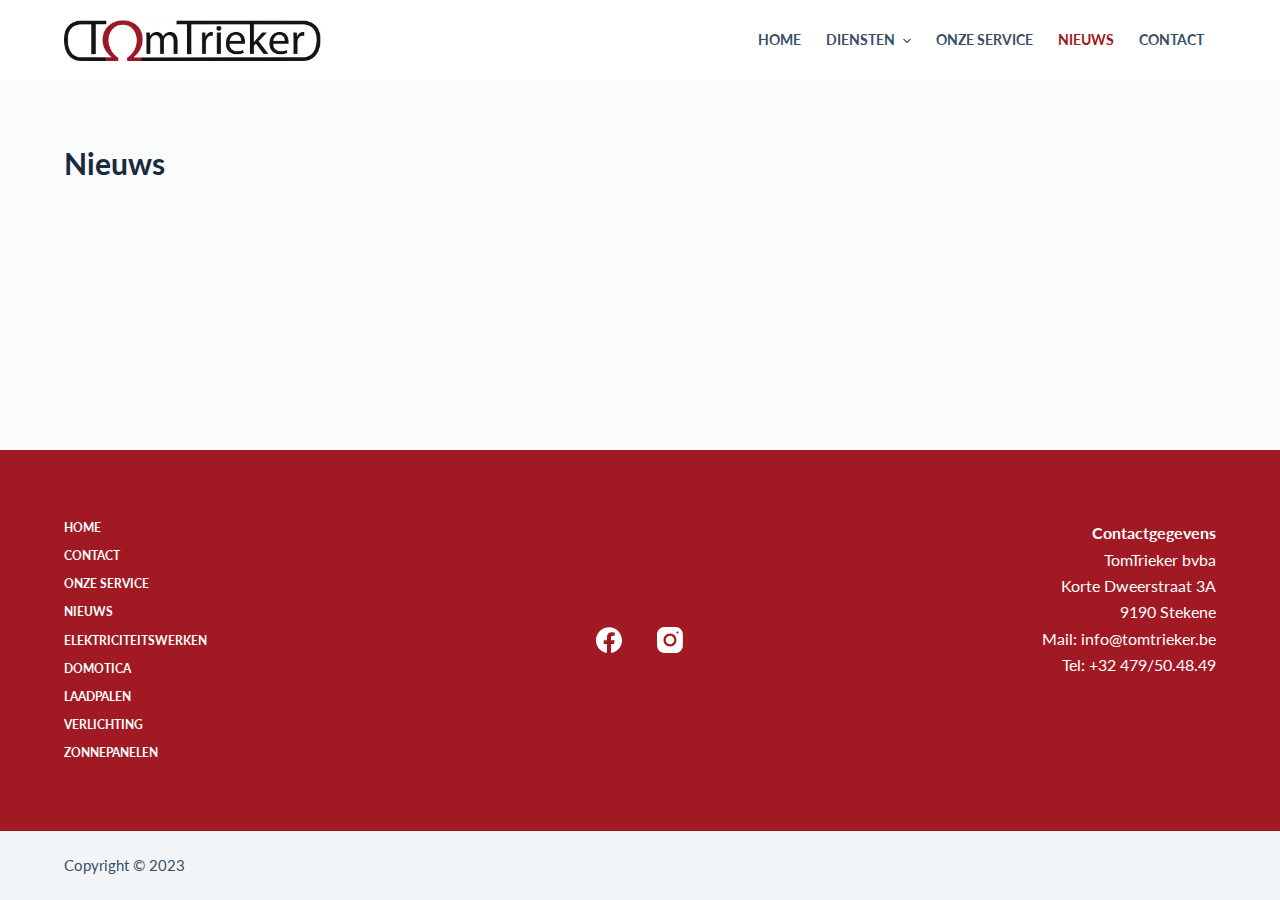
<file: nieuws/index.html>
<!DOCTYPE html>
<html lang="nl-BE">
<head>
	
	<meta charset="UTF-8">
	<meta name="viewport" content="width=device-width, initial-scale=1, maximum-scale=5, viewport-fit=cover">
	<link rel="profile" href="https://gmpg.org/xfn/11">

	<title>Nieuws &#8211; Tomtrieker</title>
<meta name="robots" content="max-image-preview:large">
<link rel="dns-prefetch" href="//fonts.googleapis.com">
<link rel="alternate" type="application/rss+xml" title="Tomtrieker &raquo; feed" href="https://dcmaticshare.github.io/tom/feed/">
<link rel="alternate" type="application/rss+xml" title="Tomtrieker &raquo; reactiesfeed" href="https://dcmaticshare.github.io/tom/comments/feed/">
<link rel="stylesheet" id="blocksy-dynamic-global-css" href="https://dcmaticshare.github.io/tom/wp-content/uploads/blocksy/css/global.css?ver=15715" media="all">
<link rel="stylesheet" id="wp-block-library-css" href="https://dcmaticshare.github.io/tom/wp-includes/css/dist/block-library/style.min.css?ver=6.3.1" media="all">
<style id="global-styles-inline-css">body{--wp--preset--color--black: #000000;--wp--preset--color--cyan-bluish-gray: #abb8c3;--wp--preset--color--white: #ffffff;--wp--preset--color--pale-pink: #f78da7;--wp--preset--color--vivid-red: #cf2e2e;--wp--preset--color--luminous-vivid-orange: #ff6900;--wp--preset--color--luminous-vivid-amber: #fcb900;--wp--preset--color--light-green-cyan: #7bdcb5;--wp--preset--color--vivid-green-cyan: #00d084;--wp--preset--color--pale-cyan-blue: #8ed1fc;--wp--preset--color--vivid-cyan-blue: #0693e3;--wp--preset--color--vivid-purple: #9b51e0;--wp--preset--color--palette-color-1: var(--paletteColor1, #A01923);--wp--preset--color--palette-color-2: var(--paletteColor2, #202020);--wp--preset--color--palette-color-3: var(--paletteColor3, #3A4F66);--wp--preset--color--palette-color-4: var(--paletteColor4, #192a3d);--wp--preset--color--palette-color-5: var(--paletteColor5, #e1e8ed);--wp--preset--color--palette-color-6: var(--paletteColor6, #f2f5f7);--wp--preset--color--palette-color-7: var(--paletteColor7, #FAFBFC);--wp--preset--color--palette-color-8: var(--paletteColor8, #ffffff);--wp--preset--gradient--vivid-cyan-blue-to-vivid-purple: linear-gradient(135deg,rgba(6,147,227,1) 0%,rgb(155,81,224) 100%);--wp--preset--gradient--light-green-cyan-to-vivid-green-cyan: linear-gradient(135deg,rgb(122,220,180) 0%,rgb(0,208,130) 100%);--wp--preset--gradient--luminous-vivid-amber-to-luminous-vivid-orange: linear-gradient(135deg,rgba(252,185,0,1) 0%,rgba(255,105,0,1) 100%);--wp--preset--gradient--luminous-vivid-orange-to-vivid-red: linear-gradient(135deg,rgba(255,105,0,1) 0%,rgb(207,46,46) 100%);--wp--preset--gradient--very-light-gray-to-cyan-bluish-gray: linear-gradient(135deg,rgb(238,238,238) 0%,rgb(169,184,195) 100%);--wp--preset--gradient--cool-to-warm-spectrum: linear-gradient(135deg,rgb(74,234,220) 0%,rgb(151,120,209) 20%,rgb(207,42,186) 40%,rgb(238,44,130) 60%,rgb(251,105,98) 80%,rgb(254,248,76) 100%);--wp--preset--gradient--blush-light-purple: linear-gradient(135deg,rgb(255,206,236) 0%,rgb(152,150,240) 100%);--wp--preset--gradient--blush-bordeaux: linear-gradient(135deg,rgb(254,205,165) 0%,rgb(254,45,45) 50%,rgb(107,0,62) 100%);--wp--preset--gradient--luminous-dusk: linear-gradient(135deg,rgb(255,203,112) 0%,rgb(199,81,192) 50%,rgb(65,88,208) 100%);--wp--preset--gradient--pale-ocean: linear-gradient(135deg,rgb(255,245,203) 0%,rgb(182,227,212) 50%,rgb(51,167,181) 100%);--wp--preset--gradient--electric-grass: linear-gradient(135deg,rgb(202,248,128) 0%,rgb(113,206,126) 100%);--wp--preset--gradient--midnight: linear-gradient(135deg,rgb(2,3,129) 0%,rgb(40,116,252) 100%);--wp--preset--gradient--juicy-peach: linear-gradient(to right, #ffecd2 0%, #fcb69f 100%);--wp--preset--gradient--young-passion: linear-gradient(to right, #ff8177 0%, #ff867a 0%, #ff8c7f 21%, #f99185 52%, #cf556c 78%, #b12a5b 100%);--wp--preset--gradient--true-sunset: linear-gradient(to right, #fa709a 0%, #fee140 100%);--wp--preset--gradient--morpheus-den: linear-gradient(to top, #30cfd0 0%, #330867 100%);--wp--preset--gradient--plum-plate: linear-gradient(135deg, #667eea 0%, #764ba2 100%);--wp--preset--gradient--aqua-splash: linear-gradient(15deg, #13547a 0%, #80d0c7 100%);--wp--preset--gradient--love-kiss: linear-gradient(to top, #ff0844 0%, #ffb199 100%);--wp--preset--gradient--new-retrowave: linear-gradient(to top, #3b41c5 0%, #a981bb 49%, #ffc8a9 100%);--wp--preset--gradient--plum-bath: linear-gradient(to top, #cc208e 0%, #6713d2 100%);--wp--preset--gradient--high-flight: linear-gradient(to right, #0acffe 0%, #495aff 100%);--wp--preset--gradient--teen-party: linear-gradient(-225deg, #FF057C 0%, #8D0B93 50%, #321575 100%);--wp--preset--gradient--fabled-sunset: linear-gradient(-225deg, #231557 0%, #44107A 29%, #FF1361 67%, #FFF800 100%);--wp--preset--gradient--arielle-smile: radial-gradient(circle 248px at center, #16d9e3 0%, #30c7ec 47%, #46aef7 100%);--wp--preset--gradient--itmeo-branding: linear-gradient(180deg, #2af598 0%, #009efd 100%);--wp--preset--gradient--deep-blue: linear-gradient(to right, #6a11cb 0%, #2575fc 100%);--wp--preset--gradient--strong-bliss: linear-gradient(to right, #f78ca0 0%, #f9748f 19%, #fd868c 60%, #fe9a8b 100%);--wp--preset--gradient--sweet-period: linear-gradient(to top, #3f51b1 0%, #5a55ae 13%, #7b5fac 25%, #8f6aae 38%, #a86aa4 50%, #cc6b8e 62%, #f18271 75%, #f3a469 87%, #f7c978 100%);--wp--preset--gradient--purple-division: linear-gradient(to top, #7028e4 0%, #e5b2ca 100%);--wp--preset--gradient--cold-evening: linear-gradient(to top, #0c3483 0%, #a2b6df 100%, #6b8cce 100%, #a2b6df 100%);--wp--preset--gradient--mountain-rock: linear-gradient(to right, #868f96 0%, #596164 100%);--wp--preset--gradient--desert-hump: linear-gradient(to top, #c79081 0%, #dfa579 100%);--wp--preset--gradient--ethernal-constance: linear-gradient(to top, #09203f 0%, #537895 100%);--wp--preset--gradient--happy-memories: linear-gradient(-60deg, #ff5858 0%, #f09819 100%);--wp--preset--gradient--grown-early: linear-gradient(to top, #0ba360 0%, #3cba92 100%);--wp--preset--gradient--morning-salad: linear-gradient(-225deg, #B7F8DB 0%, #50A7C2 100%);--wp--preset--gradient--night-call: linear-gradient(-225deg, #AC32E4 0%, #7918F2 48%, #4801FF 100%);--wp--preset--gradient--mind-crawl: linear-gradient(-225deg, #473B7B 0%, #3584A7 51%, #30D2BE 100%);--wp--preset--gradient--angel-care: linear-gradient(-225deg, #FFE29F 0%, #FFA99F 48%, #FF719A 100%);--wp--preset--gradient--juicy-cake: linear-gradient(to top, #e14fad 0%, #f9d423 100%);--wp--preset--gradient--rich-metal: linear-gradient(to right, #d7d2cc 0%, #304352 100%);--wp--preset--gradient--mole-hall: linear-gradient(-20deg, #616161 0%, #9bc5c3 100%);--wp--preset--gradient--cloudy-knoxville: linear-gradient(120deg, #fdfbfb 0%, #ebedee 100%);--wp--preset--gradient--soft-grass: linear-gradient(to top, #c1dfc4 0%, #deecdd 100%);--wp--preset--gradient--saint-petersburg: linear-gradient(135deg, #f5f7fa 0%, #c3cfe2 100%);--wp--preset--gradient--everlasting-sky: linear-gradient(135deg, #fdfcfb 0%, #e2d1c3 100%);--wp--preset--gradient--kind-steel: linear-gradient(-20deg, #e9defa 0%, #fbfcdb 100%);--wp--preset--gradient--over-sun: linear-gradient(60deg, #abecd6 0%, #fbed96 100%);--wp--preset--gradient--premium-white: linear-gradient(to top, #d5d4d0 0%, #d5d4d0 1%, #eeeeec 31%, #efeeec 75%, #e9e9e7 100%);--wp--preset--gradient--clean-mirror: linear-gradient(45deg, #93a5cf 0%, #e4efe9 100%);--wp--preset--gradient--wild-apple: linear-gradient(to top, #d299c2 0%, #fef9d7 100%);--wp--preset--gradient--snow-again: linear-gradient(to top, #e6e9f0 0%, #eef1f5 100%);--wp--preset--gradient--confident-cloud: linear-gradient(to top, #dad4ec 0%, #dad4ec 1%, #f3e7e9 100%);--wp--preset--gradient--glass-water: linear-gradient(to top, #dfe9f3 0%, white 100%);--wp--preset--gradient--perfect-white: linear-gradient(-225deg, #E3FDF5 0%, #FFE6FA 100%);--wp--preset--font-size--small: 13px;--wp--preset--font-size--medium: 20px;--wp--preset--font-size--large: 36px;--wp--preset--font-size--x-large: 42px;--wp--preset--spacing--20: 0.44rem;--wp--preset--spacing--30: 0.67rem;--wp--preset--spacing--40: 1rem;--wp--preset--spacing--50: 1.5rem;--wp--preset--spacing--60: 2.25rem;--wp--preset--spacing--70: 3.38rem;--wp--preset--spacing--80: 5.06rem;--wp--preset--shadow--natural: 6px 6px 9px rgba(0, 0, 0, 0.2);--wp--preset--shadow--deep: 12px 12px 50px rgba(0, 0, 0, 0.4);--wp--preset--shadow--sharp: 6px 6px 0px rgba(0, 0, 0, 0.2);--wp--preset--shadow--outlined: 6px 6px 0px -3px rgba(255, 255, 255, 1), 6px 6px rgba(0, 0, 0, 1);--wp--preset--shadow--crisp: 6px 6px 0px rgba(0, 0, 0, 1);}body { margin: 0;--wp--style--global--content-size: var(--block-max-width);--wp--style--global--wide-size: var(--block-wide-max-width); }.wp-site-blocks > .alignleft { float: left; margin-right: 2em; }.wp-site-blocks > .alignright { float: right; margin-left: 2em; }.wp-site-blocks > .aligncenter { justify-content: center; margin-left: auto; margin-right: auto; }:where(.wp-site-blocks) > * { margin-block-start: var(--content-spacing); margin-block-end: 0; }:where(.wp-site-blocks) > :first-child:first-child { margin-block-start: 0; }:where(.wp-site-blocks) > :last-child:last-child { margin-block-end: 0; }body { --wp--style--block-gap: var(--content-spacing); }:where(body .is-layout-flow)  > :first-child:first-child{margin-block-start: 0;}:where(body .is-layout-flow)  > :last-child:last-child{margin-block-end: 0;}:where(body .is-layout-flow)  > *{margin-block-start: var(--content-spacing);margin-block-end: 0;}:where(body .is-layout-constrained)  > :first-child:first-child{margin-block-start: 0;}:where(body .is-layout-constrained)  > :last-child:last-child{margin-block-end: 0;}:where(body .is-layout-constrained)  > *{margin-block-start: var(--content-spacing);margin-block-end: 0;}:where(body .is-layout-flex) {gap: var(--content-spacing);}:where(body .is-layout-grid) {gap: var(--content-spacing);}body .is-layout-flow > .alignleft{float: left;margin-inline-start: 0;margin-inline-end: 2em;}body .is-layout-flow > .alignright{float: right;margin-inline-start: 2em;margin-inline-end: 0;}body .is-layout-flow > .aligncenter{margin-left: auto !important;margin-right: auto !important;}body .is-layout-constrained > .alignleft{float: left;margin-inline-start: 0;margin-inline-end: 2em;}body .is-layout-constrained > .alignright{float: right;margin-inline-start: 2em;margin-inline-end: 0;}body .is-layout-constrained > .aligncenter{margin-left: auto !important;margin-right: auto !important;}body .is-layout-constrained > :where(:not(.alignleft):not(.alignright):not(.alignfull)){max-width: var(--wp--style--global--content-size);margin-left: auto !important;margin-right: auto !important;}body .is-layout-constrained > .alignwide{max-width: var(--wp--style--global--wide-size);}body .is-layout-flex{display: flex;}body .is-layout-flex{flex-wrap: wrap;align-items: center;}body .is-layout-flex > *{margin: 0;}body .is-layout-grid{display: grid;}body .is-layout-grid > *{margin: 0;}body{padding-top: 0px;padding-right: 0px;padding-bottom: 0px;padding-left: 0px;}.has-black-color{color: var(--wp--preset--color--black) !important;}.has-cyan-bluish-gray-color{color: var(--wp--preset--color--cyan-bluish-gray) !important;}.has-white-color{color: var(--wp--preset--color--white) !important;}.has-pale-pink-color{color: var(--wp--preset--color--pale-pink) !important;}.has-vivid-red-color{color: var(--wp--preset--color--vivid-red) !important;}.has-luminous-vivid-orange-color{color: var(--wp--preset--color--luminous-vivid-orange) !important;}.has-luminous-vivid-amber-color{color: var(--wp--preset--color--luminous-vivid-amber) !important;}.has-light-green-cyan-color{color: var(--wp--preset--color--light-green-cyan) !important;}.has-vivid-green-cyan-color{color: var(--wp--preset--color--vivid-green-cyan) !important;}.has-pale-cyan-blue-color{color: var(--wp--preset--color--pale-cyan-blue) !important;}.has-vivid-cyan-blue-color{color: var(--wp--preset--color--vivid-cyan-blue) !important;}.has-vivid-purple-color{color: var(--wp--preset--color--vivid-purple) !important;}.has-palette-color-1-color{color: var(--wp--preset--color--palette-color-1) !important;}.has-palette-color-2-color{color: var(--wp--preset--color--palette-color-2) !important;}.has-palette-color-3-color{color: var(--wp--preset--color--palette-color-3) !important;}.has-palette-color-4-color{color: var(--wp--preset--color--palette-color-4) !important;}.has-palette-color-5-color{color: var(--wp--preset--color--palette-color-5) !important;}.has-palette-color-6-color{color: var(--wp--preset--color--palette-color-6) !important;}.has-palette-color-7-color{color: var(--wp--preset--color--palette-color-7) !important;}.has-palette-color-8-color{color: var(--wp--preset--color--palette-color-8) !important;}.has-black-background-color{background-color: var(--wp--preset--color--black) !important;}.has-cyan-bluish-gray-background-color{background-color: var(--wp--preset--color--cyan-bluish-gray) !important;}.has-white-background-color{background-color: var(--wp--preset--color--white) !important;}.has-pale-pink-background-color{background-color: var(--wp--preset--color--pale-pink) !important;}.has-vivid-red-background-color{background-color: var(--wp--preset--color--vivid-red) !important;}.has-luminous-vivid-orange-background-color{background-color: var(--wp--preset--color--luminous-vivid-orange) !important;}.has-luminous-vivid-amber-background-color{background-color: var(--wp--preset--color--luminous-vivid-amber) !important;}.has-light-green-cyan-background-color{background-color: var(--wp--preset--color--light-green-cyan) !important;}.has-vivid-green-cyan-background-color{background-color: var(--wp--preset--color--vivid-green-cyan) !important;}.has-pale-cyan-blue-background-color{background-color: var(--wp--preset--color--pale-cyan-blue) !important;}.has-vivid-cyan-blue-background-color{background-color: var(--wp--preset--color--vivid-cyan-blue) !important;}.has-vivid-purple-background-color{background-color: var(--wp--preset--color--vivid-purple) !important;}.has-palette-color-1-background-color{background-color: var(--wp--preset--color--palette-color-1) !important;}.has-palette-color-2-background-color{background-color: var(--wp--preset--color--palette-color-2) !important;}.has-palette-color-3-background-color{background-color: var(--wp--preset--color--palette-color-3) !important;}.has-palette-color-4-background-color{background-color: var(--wp--preset--color--palette-color-4) !important;}.has-palette-color-5-background-color{background-color: var(--wp--preset--color--palette-color-5) !important;}.has-palette-color-6-background-color{background-color: var(--wp--preset--color--palette-color-6) !important;}.has-palette-color-7-background-color{background-color: var(--wp--preset--color--palette-color-7) !important;}.has-palette-color-8-background-color{background-color: var(--wp--preset--color--palette-color-8) !important;}.has-black-border-color{border-color: var(--wp--preset--color--black) !important;}.has-cyan-bluish-gray-border-color{border-color: var(--wp--preset--color--cyan-bluish-gray) !important;}.has-white-border-color{border-color: var(--wp--preset--color--white) !important;}.has-pale-pink-border-color{border-color: var(--wp--preset--color--pale-pink) !important;}.has-vivid-red-border-color{border-color: var(--wp--preset--color--vivid-red) !important;}.has-luminous-vivid-orange-border-color{border-color: var(--wp--preset--color--luminous-vivid-orange) !important;}.has-luminous-vivid-amber-border-color{border-color: var(--wp--preset--color--luminous-vivid-amber) !important;}.has-light-green-cyan-border-color{border-color: var(--wp--preset--color--light-green-cyan) !important;}.has-vivid-green-cyan-border-color{border-color: var(--wp--preset--color--vivid-green-cyan) !important;}.has-pale-cyan-blue-border-color{border-color: var(--wp--preset--color--pale-cyan-blue) !important;}.has-vivid-cyan-blue-border-color{border-color: var(--wp--preset--color--vivid-cyan-blue) !important;}.has-vivid-purple-border-color{border-color: var(--wp--preset--color--vivid-purple) !important;}.has-palette-color-1-border-color{border-color: var(--wp--preset--color--palette-color-1) !important;}.has-palette-color-2-border-color{border-color: var(--wp--preset--color--palette-color-2) !important;}.has-palette-color-3-border-color{border-color: var(--wp--preset--color--palette-color-3) !important;}.has-palette-color-4-border-color{border-color: var(--wp--preset--color--palette-color-4) !important;}.has-palette-color-5-border-color{border-color: var(--wp--preset--color--palette-color-5) !important;}.has-palette-color-6-border-color{border-color: var(--wp--preset--color--palette-color-6) !important;}.has-palette-color-7-border-color{border-color: var(--wp--preset--color--palette-color-7) !important;}.has-palette-color-8-border-color{border-color: var(--wp--preset--color--palette-color-8) !important;}.has-vivid-cyan-blue-to-vivid-purple-gradient-background{background: var(--wp--preset--gradient--vivid-cyan-blue-to-vivid-purple) !important;}.has-light-green-cyan-to-vivid-green-cyan-gradient-background{background: var(--wp--preset--gradient--light-green-cyan-to-vivid-green-cyan) !important;}.has-luminous-vivid-amber-to-luminous-vivid-orange-gradient-background{background: var(--wp--preset--gradient--luminous-vivid-amber-to-luminous-vivid-orange) !important;}.has-luminous-vivid-orange-to-vivid-red-gradient-background{background: var(--wp--preset--gradient--luminous-vivid-orange-to-vivid-red) !important;}.has-very-light-gray-to-cyan-bluish-gray-gradient-background{background: var(--wp--preset--gradient--very-light-gray-to-cyan-bluish-gray) !important;}.has-cool-to-warm-spectrum-gradient-background{background: var(--wp--preset--gradient--cool-to-warm-spectrum) !important;}.has-blush-light-purple-gradient-background{background: var(--wp--preset--gradient--blush-light-purple) !important;}.has-blush-bordeaux-gradient-background{background: var(--wp--preset--gradient--blush-bordeaux) !important;}.has-luminous-dusk-gradient-background{background: var(--wp--preset--gradient--luminous-dusk) !important;}.has-pale-ocean-gradient-background{background: var(--wp--preset--gradient--pale-ocean) !important;}.has-electric-grass-gradient-background{background: var(--wp--preset--gradient--electric-grass) !important;}.has-midnight-gradient-background{background: var(--wp--preset--gradient--midnight) !important;}.has-juicy-peach-gradient-background{background: var(--wp--preset--gradient--juicy-peach) !important;}.has-young-passion-gradient-background{background: var(--wp--preset--gradient--young-passion) !important;}.has-true-sunset-gradient-background{background: var(--wp--preset--gradient--true-sunset) !important;}.has-morpheus-den-gradient-background{background: var(--wp--preset--gradient--morpheus-den) !important;}.has-plum-plate-gradient-background{background: var(--wp--preset--gradient--plum-plate) !important;}.has-aqua-splash-gradient-background{background: var(--wp--preset--gradient--aqua-splash) !important;}.has-love-kiss-gradient-background{background: var(--wp--preset--gradient--love-kiss) !important;}.has-new-retrowave-gradient-background{background: var(--wp--preset--gradient--new-retrowave) !important;}.has-plum-bath-gradient-background{background: var(--wp--preset--gradient--plum-bath) !important;}.has-high-flight-gradient-background{background: var(--wp--preset--gradient--high-flight) !important;}.has-teen-party-gradient-background{background: var(--wp--preset--gradient--teen-party) !important;}.has-fabled-sunset-gradient-background{background: var(--wp--preset--gradient--fabled-sunset) !important;}.has-arielle-smile-gradient-background{background: var(--wp--preset--gradient--arielle-smile) !important;}.has-itmeo-branding-gradient-background{background: var(--wp--preset--gradient--itmeo-branding) !important;}.has-deep-blue-gradient-background{background: var(--wp--preset--gradient--deep-blue) !important;}.has-strong-bliss-gradient-background{background: var(--wp--preset--gradient--strong-bliss) !important;}.has-sweet-period-gradient-background{background: var(--wp--preset--gradient--sweet-period) !important;}.has-purple-division-gradient-background{background: var(--wp--preset--gradient--purple-division) !important;}.has-cold-evening-gradient-background{background: var(--wp--preset--gradient--cold-evening) !important;}.has-mountain-rock-gradient-background{background: var(--wp--preset--gradient--mountain-rock) !important;}.has-desert-hump-gradient-background{background: var(--wp--preset--gradient--desert-hump) !important;}.has-ethernal-constance-gradient-background{background: var(--wp--preset--gradient--ethernal-constance) !important;}.has-happy-memories-gradient-background{background: var(--wp--preset--gradient--happy-memories) !important;}.has-grown-early-gradient-background{background: var(--wp--preset--gradient--grown-early) !important;}.has-morning-salad-gradient-background{background: var(--wp--preset--gradient--morning-salad) !important;}.has-night-call-gradient-background{background: var(--wp--preset--gradient--night-call) !important;}.has-mind-crawl-gradient-background{background: var(--wp--preset--gradient--mind-crawl) !important;}.has-angel-care-gradient-background{background: var(--wp--preset--gradient--angel-care) !important;}.has-juicy-cake-gradient-background{background: var(--wp--preset--gradient--juicy-cake) !important;}.has-rich-metal-gradient-background{background: var(--wp--preset--gradient--rich-metal) !important;}.has-mole-hall-gradient-background{background: var(--wp--preset--gradient--mole-hall) !important;}.has-cloudy-knoxville-gradient-background{background: var(--wp--preset--gradient--cloudy-knoxville) !important;}.has-soft-grass-gradient-background{background: var(--wp--preset--gradient--soft-grass) !important;}.has-saint-petersburg-gradient-background{background: var(--wp--preset--gradient--saint-petersburg) !important;}.has-everlasting-sky-gradient-background{background: var(--wp--preset--gradient--everlasting-sky) !important;}.has-kind-steel-gradient-background{background: var(--wp--preset--gradient--kind-steel) !important;}.has-over-sun-gradient-background{background: var(--wp--preset--gradient--over-sun) !important;}.has-premium-white-gradient-background{background: var(--wp--preset--gradient--premium-white) !important;}.has-clean-mirror-gradient-background{background: var(--wp--preset--gradient--clean-mirror) !important;}.has-wild-apple-gradient-background{background: var(--wp--preset--gradient--wild-apple) !important;}.has-snow-again-gradient-background{background: var(--wp--preset--gradient--snow-again) !important;}.has-confident-cloud-gradient-background{background: var(--wp--preset--gradient--confident-cloud) !important;}.has-glass-water-gradient-background{background: var(--wp--preset--gradient--glass-water) !important;}.has-perfect-white-gradient-background{background: var(--wp--preset--gradient--perfect-white) !important;}.has-small-font-size{font-size: var(--wp--preset--font-size--small) !important;}.has-medium-font-size{font-size: var(--wp--preset--font-size--medium) !important;}.has-large-font-size{font-size: var(--wp--preset--font-size--large) !important;}.has-x-large-font-size{font-size: var(--wp--preset--font-size--x-large) !important;}
.wp-block-navigation a:where(:not(.wp-element-button)){color: inherit;}
.wp-block-pullquote{font-size: 1.5em;line-height: 1.6;}</style>
<link rel="stylesheet" id="contact-form-7-css" href="https://dcmaticshare.github.io/tom/wp-content/plugins/contact-form-7/includes/css/styles.css?ver=5.8" media="all">
<link rel="stylesheet" id="blocksy-fonts-font-source-google-css" href="https://fonts.googleapis.com/css2?family=Lato:wght@400;500;600;700&#038;display=swap" media="all">
<link rel="stylesheet" id="ct-main-styles-css" href="https://dcmaticshare.github.io/tom/wp-content/themes/blocksy/static/bundle/main.min.css?ver=1.9.6" media="all">
<link rel="stylesheet" id="ct-page-title-styles-css" href="https://dcmaticshare.github.io/tom/wp-content/themes/blocksy/static/bundle/page-title.min.css?ver=1.9.6" media="all">
<link rel="stylesheet" id="ct-elementor-styles-css" href="https://dcmaticshare.github.io/tom/wp-content/themes/blocksy/static/bundle/elementor-frontend.min.css?ver=1.9.6" media="all">
<link rel="stylesheet" id="ct-cf-7-styles-css" href="https://dcmaticshare.github.io/tom/wp-content/themes/blocksy/static/bundle/cf-7.min.css?ver=1.9.6" media="all">
<link rel="https://api.w.org/" href="https://dcmaticshare.github.io/tom/wp-json/">
<link rel="alternate" type="application/json" href="https://dcmaticshare.github.io/tom/wp-json/wp/v2/pages/155">
<link rel="EditURI" type="application/rsd+xml" title="RSD" href="https://dcmaticshare.github.io/tom/xmlrpc.php?rsd">
<meta name="generator" content="WordPress 6.3.1">
<link rel="canonical" href="https://dcmaticshare.github.io/tom/nieuws/">
<link rel="shortlink" href="https://dcmaticshare.github.io/tom/?p=155">
<link rel="alternate" type="application/json+oembed" href="https://dcmaticshare.github.io/tom/wp-json/oembed/1.0/embed?url=http%3A%2F%2Fhttps%3A%2F%2Fdcmaticshare.github.io%2Ftom%2Fnieuws%2F">
<link rel="alternate" type="text/xml+oembed" href="https://dcmaticshare.github.io/tom/wp-json/oembed/1.0/embed?url=http%3A%2F%2Fhttps%3A%2F%2Fdcmaticshare.github.io%2Ftom%2Fnieuws%2F#038;format=xml">
<noscript><link rel="stylesheet" href="https://dcmaticshare.github.io/tom/wp-content/themes/blocksy/static/bundle/no-scripts.min.css" type="text/css"></noscript>
<meta name="generator" content="Elementor 3.16.4; features: e_dom_optimization, e_optimized_assets_loading, e_optimized_css_loading, additional_custom_breakpoints; settings: css_print_method-external, google_font-enabled, font_display-swap">
	</head>


<body class="page-template-default page page-id-155 wp-custom-logo wp-embed-responsive elementor-default elementor-kit-6 ct-loading ct-elementor-default-template" data-link="type-2" data-prefix="single_page" data-header="type-1:sticky" data-footer="type-1" itemscope="itemscope" itemtype="https://schema.org/WebPage">

<a class="skip-link show-on-focus" href="#main">
	Skip to content</a>

<div class="ct-drawer-canvas"><div id="offcanvas" class="ct-panel ct-header" data-behaviour="right-side"><div class="ct-panel-inner">
		<div class="ct-panel-actions">
			<button class="ct-toggle-close" data-type="type-1" aria-label="Close drawer">
				<svg class="ct-icon" width="12" height="12" viewbox="0 0 15 15"><path d="M1 15a1 1 0 01-.71-.29 1 1 0 010-1.41l5.8-5.8-5.8-5.8A1 1 0 011.7.29l5.8 5.8 5.8-5.8a1 1 0 011.41 1.41l-5.8 5.8 5.8 5.8a1 1 0 01-1.41 1.41l-5.8-5.8-5.8 5.8A1 1 0 011 15z"></path></svg>
			</button>
		</div>
		<div class="ct-panel-content" data-device="desktop"></div>
<div class="ct-panel-content" data-device="mobile">
<nav class="mobile-menu has-submenu" data-id="mobile-menu" data-interaction="click" data-toggle-type="type-1" aria-label="Off Canvas Menu">
	<ul id="menu-main-menu-1" role="menubar">
<li class="menu-item menu-item-type-post_type menu-item-object-page menu-item-home menu-item-152" role="none"><a href="https://dcmaticshare.github.io/tom/" class="ct-menu-link" role="menuitem">Home</a></li>
<li class="menu-item menu-item-type-custom menu-item-object-custom menu-item-has-children menu-item-151" role="none">
<span class="ct-sub-menu-parent"><a href="#" class="ct-menu-link" role="menuitem">Diensten</a><button class="ct-toggle-dropdown-mobile" aria-label="Expand dropdown menu" aria-haspopup="true" aria-expanded="false" role="menuitem"><svg class="ct-icon toggle-icon-1" width="15" height="15" viewbox="0 0 15 15"><path d="M3.9,5.1l3.6,3.6l3.6-3.6l1.4,0.7l-5,5l-5-5L3.9,5.1z"></path></svg></button></span>
<ul class="sub-menu" role="menu">
	<li class="menu-item menu-item-type-post_type menu-item-object-page menu-item-176" role="none"><a href="https://dcmaticshare.github.io/tom/elektriciteitswerken/" class="ct-menu-link" role="menuitem">Elektriciteitswerken</a></li>
	<li class="menu-item menu-item-type-post_type menu-item-object-page menu-item-175" role="none"><a href="https://dcmaticshare.github.io/tom/domotica/" class="ct-menu-link" role="menuitem">Domotica</a></li>
	<li class="menu-item menu-item-type-post_type menu-item-object-page menu-item-174" role="none"><a href="https://dcmaticshare.github.io/tom/verlichting/" class="ct-menu-link" role="menuitem">Verlichting</a></li>
	<li class="menu-item menu-item-type-post_type menu-item-object-page menu-item-173" role="none"><a href="https://dcmaticshare.github.io/tom/zonnepanelen/" class="ct-menu-link" role="menuitem">Zonnepanelen</a></li>
	<li class="menu-item menu-item-type-post_type menu-item-object-page menu-item-172" role="none"><a href="https://dcmaticshare.github.io/tom/laadpalen/" class="ct-menu-link" role="menuitem">Laadpalen</a></li>
</ul>
</li>
<li class="menu-item menu-item-type-post_type menu-item-object-page menu-item-161" role="none"><a href="https://dcmaticshare.github.io/tom/onze-service/" class="ct-menu-link" role="menuitem">Onze service</a></li>
<li class="menu-item menu-item-type-post_type menu-item-object-page current-menu-item page_item page-item-155 current_page_item menu-item-160" role="none"><a href="https://dcmaticshare.github.io/tom/nieuws/" aria-current="page" class="ct-menu-link" role="menuitem">Nieuws</a></li>
<li class="menu-item menu-item-type-post_type menu-item-object-page menu-item-159" role="none"><a href="https://dcmaticshare.github.io/tom/contact/" class="ct-menu-link" role="menuitem">Contact</a></li>
</ul></nav>

</div>
</div></div></div>
<div id="main-container">
	<header id="header" class="ct-header" data-id="type-1" itemscope="" itemtype="https://schema.org/WPHeader"><div data-device="desktop"><div class="ct-sticky-container"><div data-sticky="shrink"><div data-row="middle" data-column-set="2"><div class="ct-container">
<div data-column="start" data-placements="1"><div data-items="primary">
<div class="site-branding" data-id="logo" itemscope="itemscope" itemtype="https://schema.org/Organization">

			<a href="https://dcmaticshare.github.io/tom/" class="site-logo-container" rel="home"><img width="832" height="136" src="https://dcmaticshare.github.io/tom/wp-content/uploads/2023/09/Tomtrieker-Logo-Kleur.webp" class="default-logo" alt="Tomtrieker - Logo - Kleur"></a>	
	</div>

</div></div>
<div data-column="end" data-placements="1"><div data-items="primary">
<nav id="header-menu-1" class="header-menu-1" data-id="menu" data-interaction="hover" data-menu="type-1" data-dropdown="type-1:simple" data-responsive="no" itemscope="" itemtype="https://schema.org/SiteNavigationElement" aria-label="Header Menu">

	<ul id="menu-main-menu" class="menu" role="menubar">
<li id="menu-item-152" class="menu-item menu-item-type-post_type menu-item-object-page menu-item-home menu-item-152" role="none"><a href="https://dcmaticshare.github.io/tom/" class="ct-menu-link" role="menuitem">Home</a></li>
<li id="menu-item-151" class="menu-item menu-item-type-custom menu-item-object-custom menu-item-has-children menu-item-151 animated-submenu" role="none">
<a href="#" class="ct-menu-link" role="menuitem">Diensten<span class="ct-toggle-dropdown-desktop"><svg class="ct-icon" width="8" height="8" viewbox="0 0 15 15"><path d="M2.1,3.2l5.4,5.4l5.4-5.4L15,4.3l-7.5,7.5L0,4.3L2.1,3.2z"></path></svg></span></a><button class="ct-toggle-dropdown-desktop-ghost" aria-label="Expand dropdown menu" aria-haspopup="true" aria-expanded="false" role="menuitem"></button>
<ul class="sub-menu" role="menu">
	<li id="menu-item-176" class="menu-item menu-item-type-post_type menu-item-object-page menu-item-176" role="none"><a href="https://dcmaticshare.github.io/tom/elektriciteitswerken/" class="ct-menu-link" role="menuitem">Elektriciteitswerken</a></li>
	<li id="menu-item-175" class="menu-item menu-item-type-post_type menu-item-object-page menu-item-175" role="none"><a href="https://dcmaticshare.github.io/tom/domotica/" class="ct-menu-link" role="menuitem">Domotica</a></li>
	<li id="menu-item-174" class="menu-item menu-item-type-post_type menu-item-object-page menu-item-174" role="none"><a href="https://dcmaticshare.github.io/tom/verlichting/" class="ct-menu-link" role="menuitem">Verlichting</a></li>
	<li id="menu-item-173" class="menu-item menu-item-type-post_type menu-item-object-page menu-item-173" role="none"><a href="https://dcmaticshare.github.io/tom/zonnepanelen/" class="ct-menu-link" role="menuitem">Zonnepanelen</a></li>
	<li id="menu-item-172" class="menu-item menu-item-type-post_type menu-item-object-page menu-item-172" role="none"><a href="https://dcmaticshare.github.io/tom/laadpalen/" class="ct-menu-link" role="menuitem">Laadpalen</a></li>
</ul>
</li>
<li id="menu-item-161" class="menu-item menu-item-type-post_type menu-item-object-page menu-item-161" role="none"><a href="https://dcmaticshare.github.io/tom/onze-service/" class="ct-menu-link" role="menuitem">Onze service</a></li>
<li id="menu-item-160" class="menu-item menu-item-type-post_type menu-item-object-page current-menu-item page_item page-item-155 current_page_item menu-item-160" role="none"><a href="https://dcmaticshare.github.io/tom/nieuws/" aria-current="page" class="ct-menu-link" role="menuitem">Nieuws</a></li>
<li id="menu-item-159" class="menu-item menu-item-type-post_type menu-item-object-page menu-item-159" role="none"><a href="https://dcmaticshare.github.io/tom/contact/" class="ct-menu-link" role="menuitem">Contact</a></li>
</ul></nav>

</div></div>
</div></div></div></div></div>
<div data-device="mobile"><div class="ct-sticky-container"><div data-sticky="shrink"><div data-row="middle" data-column-set="2"><div class="ct-container">
<div data-column="start" data-placements="1"><div data-items="primary">
<div class="site-branding" data-id="logo">

			<a href="https://dcmaticshare.github.io/tom/" class="site-logo-container" rel="home"><img width="832" height="136" src="https://dcmaticshare.github.io/tom/wp-content/uploads/2023/09/Tomtrieker-Logo-Kleur.webp" class="default-logo" alt="Tomtrieker - Logo - Kleur"></a>	
	</div>

</div></div>
<div data-column="end" data-placements="1"><div data-items="primary">
<button data-toggle-panel="#offcanvas" class="ct-header-trigger ct-toggle " data-design="simple" data-label="right" aria-label="Open off canvas" data-id="trigger">

	<span class="ct-label ct-hidden-sm ct-hidden-md ct-hidden-lg">Menu</span>

	<svg class="ct-icon" width="18" height="14" viewbox="0 0 18 14" aria-hidden="true" data-type="type-1">

		<rect y="0.00" width="18" height="1.7" rx="1"></rect>
		<rect y="6.15" width="18" height="1.7" rx="1"></rect>
		<rect y="12.3" width="18" height="1.7" rx="1"></rect>
	</svg>
</button>
</div></div>
</div></div></div></div></div></header>
	<main id="main" class="site-main hfeed">

		
	<div class="ct-container-full" data-content="normal" data-vertical-spacing="top:bottom">

		
		
	<article id="post-155" class="post-155 page type-page status-publish hentry">

		
<div class="hero-section" data-type="type-1">
			<header class="entry-header">
			<h1 class="page-title" title="Nieuws" itemprop="headline">Nieuws</h1>		</header>
	</div>

		
		
		<div class="entry-content">
					</div>

		
		
		
		
	</article>

	
		
			</div>

	</main>

	<footer id="footer" class="ct-footer" data-id="type-1" itemscope="" itemtype="https://schema.org/WPFooter"><div data-row="middle"><div class="ct-container">
<div data-column="menu">
<nav id="footer-menu" class="footer-menu-inline " data-id="menu" itemscope="" itemtype="https://schema.org/SiteNavigationElement" aria-label="Footer Menu">

	<ul id="menu-footer-menu" class="menu" role="menubar">
<li id="menu-item-182" class="menu-item menu-item-type-post_type menu-item-object-page menu-item-home menu-item-182" role="none"><a href="https://dcmaticshare.github.io/tom/" class="ct-menu-link" role="menuitem">Home</a></li>
<li id="menu-item-183" class="menu-item menu-item-type-post_type menu-item-object-page menu-item-183" role="none"><a href="https://dcmaticshare.github.io/tom/contact/" class="ct-menu-link" role="menuitem">Contact</a></li>
<li id="menu-item-188" class="menu-item menu-item-type-post_type menu-item-object-page menu-item-188" role="none"><a href="https://dcmaticshare.github.io/tom/onze-service/" class="ct-menu-link" role="menuitem">Onze service</a></li>
<li id="menu-item-187" class="menu-item menu-item-type-post_type menu-item-object-page current-menu-item page_item page-item-155 current_page_item menu-item-187" role="none"><a href="https://dcmaticshare.github.io/tom/nieuws/" aria-current="page" class="ct-menu-link" role="menuitem">Nieuws</a></li>
<li id="menu-item-185" class="menu-item menu-item-type-post_type menu-item-object-page menu-item-185" role="none"><a href="https://dcmaticshare.github.io/tom/elektriciteitswerken/" class="ct-menu-link" role="menuitem">Elektriciteitswerken</a></li>
<li id="menu-item-184" class="menu-item menu-item-type-post_type menu-item-object-page menu-item-184" role="none"><a href="https://dcmaticshare.github.io/tom/domotica/" class="ct-menu-link" role="menuitem">Domotica</a></li>
<li id="menu-item-186" class="menu-item menu-item-type-post_type menu-item-object-page menu-item-186" role="none"><a href="https://dcmaticshare.github.io/tom/laadpalen/" class="ct-menu-link" role="menuitem">Laadpalen</a></li>
<li id="menu-item-189" class="menu-item menu-item-type-post_type menu-item-object-page menu-item-189" role="none"><a href="https://dcmaticshare.github.io/tom/verlichting/" class="ct-menu-link" role="menuitem">Verlichting</a></li>
<li id="menu-item-190" class="menu-item menu-item-type-post_type menu-item-object-page menu-item-190" role="none"><a href="https://dcmaticshare.github.io/tom/zonnepanelen/" class="ct-menu-link" role="menuitem">Zonnepanelen</a></li>
</ul></nav>
</div>
<div data-column="socials">
<div class="ct-footer-socials" data-id="socials">

	
		<div class="ct-social-box" data-icon-size="custom" data-color="custom" data-icons-type="simple">
			
			
							
				<a href="https://www.facebook.com/370309309763290" data-network="facebook" aria-label="Facebook" target="_blank" rel="noopener">
					<span class="ct-icon-container">
				<svg width="20px" height="20px" viewbox="0 0 20 20" aria-hidden="true">
					<path d="M20,10.1c0-5.5-4.5-10-10-10S0,4.5,0,10.1c0,5,3.7,9.1,8.4,9.9v-7H5.9v-2.9h2.5V7.9C8.4,5.4,9.9,4,12.2,4c1.1,0,2.2,0.2,2.2,0.2v2.5h-1.3c-1.2,0-1.6,0.8-1.6,1.6v1.9h2.8L13.9,13h-2.3v7C16.3,19.2,20,15.1,20,10.1z"></path>
				</svg>
			</span>				</a>
							
				<a href="#" data-network="instagram" aria-label="Instagram" target="_blank" rel="noopener">
					<span class="ct-icon-container">
				<svg width="20" height="20" viewbox="0 0 20 20" aria-hidden="true">
					<circle cx="10" cy="10" r="3.3"></circle>
					<path d="M14.2,0H5.8C2.6,0,0,2.6,0,5.8v8.3C0,17.4,2.6,20,5.8,20h8.3c3.2,0,5.8-2.6,5.8-5.8V5.8C20,2.6,17.4,0,14.2,0zM10,15c-2.8,0-5-2.2-5-5s2.2-5,5-5s5,2.2,5,5S12.8,15,10,15z M15.8,5C15.4,5,15,4.6,15,4.2s0.4-0.8,0.8-0.8s0.8,0.4,0.8,0.8S16.3,5,15.8,5z"></path>
				</svg>
			</span>				</a>
			
			
					</div>

	</div>

</div>
<div data-column="widget-area-1"><div class="ct-widget widget_block widget_text" id="block-8">
<p><strong>Contactgegevens</strong><br>TomTrieker bvba<br>Korte Dweerstraat 3A<br>9190 Stekene<br>Mail: <a href="mailto:info@tomtrieker.be">info@tomtrieker.be</a><br>Tel: <a href="tel:0032479504849">+32 479/50.48.49</a></p>
</div></div>
</div></div>
<div data-row="bottom"><div class="ct-container" data-columns-divider="md:sm"><div data-column="copyright">
<div class="ct-footer-copyright" data-id="copyright">

	<p>Copyright © 2023</p>
</div>
</div></div></div></footer>
</div>

<script src="https://dcmaticshare.github.io/tom/wp-content/plugins/contact-form-7/includes/swv/js/index.js?ver=5.8" id="swv-js"></script>
<script id="contact-form-7-js-extra">var wpcf7 = {"api":{"root":"https:\/\/dcmaticshare.github.io\/tom\/wp-json\/","namespace":"contact-form-7\/v1"}};</script>
<script src="https://dcmaticshare.github.io/tom/wp-content/plugins/contact-form-7/includes/js/index.js?ver=5.8" id="contact-form-7-js"></script>
<script id="ct-scripts-js-extra">var ct_localizations = {"ajax_url":"https:\/\/dcmaticshare.github.io\/tom\/wp-admin\/admin-ajax.php","nonce":"5e4a3b92dc","public_url":"https:\/\/dcmaticshare.github.io\/tom\/wp-content\/themes\/blocksy\/static\/bundle\/","rest_url":"https:\/\/dcmaticshare.github.io\/tom\/wp-json\/","search_url":"https:\/\/dcmaticshare.github.io\/tom\/search\/QUERY_STRING\/","show_more_text":"Show more","more_text":"More","search_live_results":"Search results","search_live_no_result":"No results","search_live_one_result":"You got %s result. Please press Tab to select it.","search_live_many_results":"You got %s results. Please press Tab to select one.","expand_submenu":"Expand dropdown menu","collapse_submenu":"Collapse dropdown menu","dynamic_js_chunks":[{"id":"blocksy_dark_mode","selector":"[data-id=\"dark-mode-switcher\"]","url":"https:\/\/dcmaticshare.github.io\/tom\/wp-content\/plugins\/blocksy-companion\/static\/bundle\/dark-mode.js","trigger":"click"},{"id":"blocksy_sticky_header","selector":"header [data-sticky]","url":"https:\/\/dcmaticshare.github.io\/tom\/wp-content\/plugins\/blocksy-companion\/static\/bundle\/sticky.js"}],"dynamic_styles":{"lazy_load":"https:\/\/dcmaticshare.github.io\/tom\/wp-content\/themes\/blocksy\/static\/bundle\/non-critical-styles.min.css","search_lazy":"https:\/\/dcmaticshare.github.io\/tom\/wp-content\/themes\/blocksy\/static\/bundle\/non-critical-search-styles.min.css"},"dynamic_styles_selectors":[{"selector":"#account-modal","url":"https:\/\/dcmaticshare.github.io\/tom\/wp-content\/plugins\/blocksy-companion\/static\/bundle\/account-lazy.min.css"}]};</script>
<script src="https://dcmaticshare.github.io/tom/wp-content/themes/blocksy/static/bundle/main.js?ver=1.9.6" id="ct-scripts-js"></script>

</body>
</html>
</file>
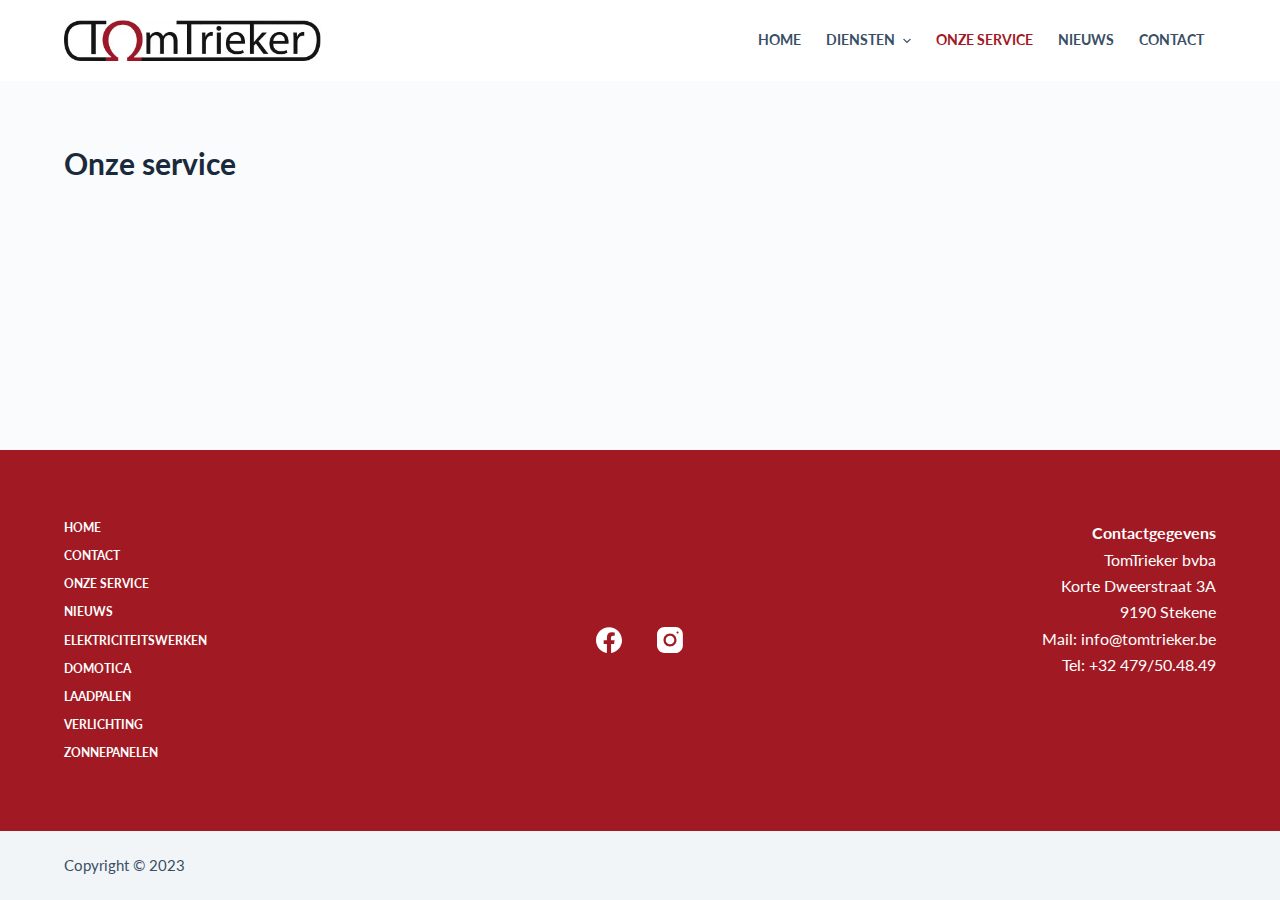
<file: onze-service/index.html>
<!DOCTYPE html>
<html lang="nl-BE">
<head>
	
	<meta charset="UTF-8">
	<meta name="viewport" content="width=device-width, initial-scale=1, maximum-scale=5, viewport-fit=cover">
	<link rel="profile" href="https://gmpg.org/xfn/11">

	<title>Onze service &#8211; Tomtrieker</title>
<meta name="robots" content="max-image-preview:large">
<link rel="dns-prefetch" href="//fonts.googleapis.com">
<link rel="alternate" type="application/rss+xml" title="Tomtrieker &raquo; feed" href="https://dcmaticshare.github.io/tom/feed/">
<link rel="alternate" type="application/rss+xml" title="Tomtrieker &raquo; reactiesfeed" href="https://dcmaticshare.github.io/tom/comments/feed/">
<link rel="stylesheet" id="blocksy-dynamic-global-css" href="https://dcmaticshare.github.io/tom/wp-content/uploads/blocksy/css/global.css?ver=15715" media="all">
<link rel="stylesheet" id="wp-block-library-css" href="https://dcmaticshare.github.io/tom/wp-includes/css/dist/block-library/style.min.css?ver=6.3.1" media="all">
<style id="global-styles-inline-css">body{--wp--preset--color--black: #000000;--wp--preset--color--cyan-bluish-gray: #abb8c3;--wp--preset--color--white: #ffffff;--wp--preset--color--pale-pink: #f78da7;--wp--preset--color--vivid-red: #cf2e2e;--wp--preset--color--luminous-vivid-orange: #ff6900;--wp--preset--color--luminous-vivid-amber: #fcb900;--wp--preset--color--light-green-cyan: #7bdcb5;--wp--preset--color--vivid-green-cyan: #00d084;--wp--preset--color--pale-cyan-blue: #8ed1fc;--wp--preset--color--vivid-cyan-blue: #0693e3;--wp--preset--color--vivid-purple: #9b51e0;--wp--preset--color--palette-color-1: var(--paletteColor1, #A01923);--wp--preset--color--palette-color-2: var(--paletteColor2, #202020);--wp--preset--color--palette-color-3: var(--paletteColor3, #3A4F66);--wp--preset--color--palette-color-4: var(--paletteColor4, #192a3d);--wp--preset--color--palette-color-5: var(--paletteColor5, #e1e8ed);--wp--preset--color--palette-color-6: var(--paletteColor6, #f2f5f7);--wp--preset--color--palette-color-7: var(--paletteColor7, #FAFBFC);--wp--preset--color--palette-color-8: var(--paletteColor8, #ffffff);--wp--preset--gradient--vivid-cyan-blue-to-vivid-purple: linear-gradient(135deg,rgba(6,147,227,1) 0%,rgb(155,81,224) 100%);--wp--preset--gradient--light-green-cyan-to-vivid-green-cyan: linear-gradient(135deg,rgb(122,220,180) 0%,rgb(0,208,130) 100%);--wp--preset--gradient--luminous-vivid-amber-to-luminous-vivid-orange: linear-gradient(135deg,rgba(252,185,0,1) 0%,rgba(255,105,0,1) 100%);--wp--preset--gradient--luminous-vivid-orange-to-vivid-red: linear-gradient(135deg,rgba(255,105,0,1) 0%,rgb(207,46,46) 100%);--wp--preset--gradient--very-light-gray-to-cyan-bluish-gray: linear-gradient(135deg,rgb(238,238,238) 0%,rgb(169,184,195) 100%);--wp--preset--gradient--cool-to-warm-spectrum: linear-gradient(135deg,rgb(74,234,220) 0%,rgb(151,120,209) 20%,rgb(207,42,186) 40%,rgb(238,44,130) 60%,rgb(251,105,98) 80%,rgb(254,248,76) 100%);--wp--preset--gradient--blush-light-purple: linear-gradient(135deg,rgb(255,206,236) 0%,rgb(152,150,240) 100%);--wp--preset--gradient--blush-bordeaux: linear-gradient(135deg,rgb(254,205,165) 0%,rgb(254,45,45) 50%,rgb(107,0,62) 100%);--wp--preset--gradient--luminous-dusk: linear-gradient(135deg,rgb(255,203,112) 0%,rgb(199,81,192) 50%,rgb(65,88,208) 100%);--wp--preset--gradient--pale-ocean: linear-gradient(135deg,rgb(255,245,203) 0%,rgb(182,227,212) 50%,rgb(51,167,181) 100%);--wp--preset--gradient--electric-grass: linear-gradient(135deg,rgb(202,248,128) 0%,rgb(113,206,126) 100%);--wp--preset--gradient--midnight: linear-gradient(135deg,rgb(2,3,129) 0%,rgb(40,116,252) 100%);--wp--preset--gradient--juicy-peach: linear-gradient(to right, #ffecd2 0%, #fcb69f 100%);--wp--preset--gradient--young-passion: linear-gradient(to right, #ff8177 0%, #ff867a 0%, #ff8c7f 21%, #f99185 52%, #cf556c 78%, #b12a5b 100%);--wp--preset--gradient--true-sunset: linear-gradient(to right, #fa709a 0%, #fee140 100%);--wp--preset--gradient--morpheus-den: linear-gradient(to top, #30cfd0 0%, #330867 100%);--wp--preset--gradient--plum-plate: linear-gradient(135deg, #667eea 0%, #764ba2 100%);--wp--preset--gradient--aqua-splash: linear-gradient(15deg, #13547a 0%, #80d0c7 100%);--wp--preset--gradient--love-kiss: linear-gradient(to top, #ff0844 0%, #ffb199 100%);--wp--preset--gradient--new-retrowave: linear-gradient(to top, #3b41c5 0%, #a981bb 49%, #ffc8a9 100%);--wp--preset--gradient--plum-bath: linear-gradient(to top, #cc208e 0%, #6713d2 100%);--wp--preset--gradient--high-flight: linear-gradient(to right, #0acffe 0%, #495aff 100%);--wp--preset--gradient--teen-party: linear-gradient(-225deg, #FF057C 0%, #8D0B93 50%, #321575 100%);--wp--preset--gradient--fabled-sunset: linear-gradient(-225deg, #231557 0%, #44107A 29%, #FF1361 67%, #FFF800 100%);--wp--preset--gradient--arielle-smile: radial-gradient(circle 248px at center, #16d9e3 0%, #30c7ec 47%, #46aef7 100%);--wp--preset--gradient--itmeo-branding: linear-gradient(180deg, #2af598 0%, #009efd 100%);--wp--preset--gradient--deep-blue: linear-gradient(to right, #6a11cb 0%, #2575fc 100%);--wp--preset--gradient--strong-bliss: linear-gradient(to right, #f78ca0 0%, #f9748f 19%, #fd868c 60%, #fe9a8b 100%);--wp--preset--gradient--sweet-period: linear-gradient(to top, #3f51b1 0%, #5a55ae 13%, #7b5fac 25%, #8f6aae 38%, #a86aa4 50%, #cc6b8e 62%, #f18271 75%, #f3a469 87%, #f7c978 100%);--wp--preset--gradient--purple-division: linear-gradient(to top, #7028e4 0%, #e5b2ca 100%);--wp--preset--gradient--cold-evening: linear-gradient(to top, #0c3483 0%, #a2b6df 100%, #6b8cce 100%, #a2b6df 100%);--wp--preset--gradient--mountain-rock: linear-gradient(to right, #868f96 0%, #596164 100%);--wp--preset--gradient--desert-hump: linear-gradient(to top, #c79081 0%, #dfa579 100%);--wp--preset--gradient--ethernal-constance: linear-gradient(to top, #09203f 0%, #537895 100%);--wp--preset--gradient--happy-memories: linear-gradient(-60deg, #ff5858 0%, #f09819 100%);--wp--preset--gradient--grown-early: linear-gradient(to top, #0ba360 0%, #3cba92 100%);--wp--preset--gradient--morning-salad: linear-gradient(-225deg, #B7F8DB 0%, #50A7C2 100%);--wp--preset--gradient--night-call: linear-gradient(-225deg, #AC32E4 0%, #7918F2 48%, #4801FF 100%);--wp--preset--gradient--mind-crawl: linear-gradient(-225deg, #473B7B 0%, #3584A7 51%, #30D2BE 100%);--wp--preset--gradient--angel-care: linear-gradient(-225deg, #FFE29F 0%, #FFA99F 48%, #FF719A 100%);--wp--preset--gradient--juicy-cake: linear-gradient(to top, #e14fad 0%, #f9d423 100%);--wp--preset--gradient--rich-metal: linear-gradient(to right, #d7d2cc 0%, #304352 100%);--wp--preset--gradient--mole-hall: linear-gradient(-20deg, #616161 0%, #9bc5c3 100%);--wp--preset--gradient--cloudy-knoxville: linear-gradient(120deg, #fdfbfb 0%, #ebedee 100%);--wp--preset--gradient--soft-grass: linear-gradient(to top, #c1dfc4 0%, #deecdd 100%);--wp--preset--gradient--saint-petersburg: linear-gradient(135deg, #f5f7fa 0%, #c3cfe2 100%);--wp--preset--gradient--everlasting-sky: linear-gradient(135deg, #fdfcfb 0%, #e2d1c3 100%);--wp--preset--gradient--kind-steel: linear-gradient(-20deg, #e9defa 0%, #fbfcdb 100%);--wp--preset--gradient--over-sun: linear-gradient(60deg, #abecd6 0%, #fbed96 100%);--wp--preset--gradient--premium-white: linear-gradient(to top, #d5d4d0 0%, #d5d4d0 1%, #eeeeec 31%, #efeeec 75%, #e9e9e7 100%);--wp--preset--gradient--clean-mirror: linear-gradient(45deg, #93a5cf 0%, #e4efe9 100%);--wp--preset--gradient--wild-apple: linear-gradient(to top, #d299c2 0%, #fef9d7 100%);--wp--preset--gradient--snow-again: linear-gradient(to top, #e6e9f0 0%, #eef1f5 100%);--wp--preset--gradient--confident-cloud: linear-gradient(to top, #dad4ec 0%, #dad4ec 1%, #f3e7e9 100%);--wp--preset--gradient--glass-water: linear-gradient(to top, #dfe9f3 0%, white 100%);--wp--preset--gradient--perfect-white: linear-gradient(-225deg, #E3FDF5 0%, #FFE6FA 100%);--wp--preset--font-size--small: 13px;--wp--preset--font-size--medium: 20px;--wp--preset--font-size--large: 36px;--wp--preset--font-size--x-large: 42px;--wp--preset--spacing--20: 0.44rem;--wp--preset--spacing--30: 0.67rem;--wp--preset--spacing--40: 1rem;--wp--preset--spacing--50: 1.5rem;--wp--preset--spacing--60: 2.25rem;--wp--preset--spacing--70: 3.38rem;--wp--preset--spacing--80: 5.06rem;--wp--preset--shadow--natural: 6px 6px 9px rgba(0, 0, 0, 0.2);--wp--preset--shadow--deep: 12px 12px 50px rgba(0, 0, 0, 0.4);--wp--preset--shadow--sharp: 6px 6px 0px rgba(0, 0, 0, 0.2);--wp--preset--shadow--outlined: 6px 6px 0px -3px rgba(255, 255, 255, 1), 6px 6px rgba(0, 0, 0, 1);--wp--preset--shadow--crisp: 6px 6px 0px rgba(0, 0, 0, 1);}body { margin: 0;--wp--style--global--content-size: var(--block-max-width);--wp--style--global--wide-size: var(--block-wide-max-width); }.wp-site-blocks > .alignleft { float: left; margin-right: 2em; }.wp-site-blocks > .alignright { float: right; margin-left: 2em; }.wp-site-blocks > .aligncenter { justify-content: center; margin-left: auto; margin-right: auto; }:where(.wp-site-blocks) > * { margin-block-start: var(--content-spacing); margin-block-end: 0; }:where(.wp-site-blocks) > :first-child:first-child { margin-block-start: 0; }:where(.wp-site-blocks) > :last-child:last-child { margin-block-end: 0; }body { --wp--style--block-gap: var(--content-spacing); }:where(body .is-layout-flow)  > :first-child:first-child{margin-block-start: 0;}:where(body .is-layout-flow)  > :last-child:last-child{margin-block-end: 0;}:where(body .is-layout-flow)  > *{margin-block-start: var(--content-spacing);margin-block-end: 0;}:where(body .is-layout-constrained)  > :first-child:first-child{margin-block-start: 0;}:where(body .is-layout-constrained)  > :last-child:last-child{margin-block-end: 0;}:where(body .is-layout-constrained)  > *{margin-block-start: var(--content-spacing);margin-block-end: 0;}:where(body .is-layout-flex) {gap: var(--content-spacing);}:where(body .is-layout-grid) {gap: var(--content-spacing);}body .is-layout-flow > .alignleft{float: left;margin-inline-start: 0;margin-inline-end: 2em;}body .is-layout-flow > .alignright{float: right;margin-inline-start: 2em;margin-inline-end: 0;}body .is-layout-flow > .aligncenter{margin-left: auto !important;margin-right: auto !important;}body .is-layout-constrained > .alignleft{float: left;margin-inline-start: 0;margin-inline-end: 2em;}body .is-layout-constrained > .alignright{float: right;margin-inline-start: 2em;margin-inline-end: 0;}body .is-layout-constrained > .aligncenter{margin-left: auto !important;margin-right: auto !important;}body .is-layout-constrained > :where(:not(.alignleft):not(.alignright):not(.alignfull)){max-width: var(--wp--style--global--content-size);margin-left: auto !important;margin-right: auto !important;}body .is-layout-constrained > .alignwide{max-width: var(--wp--style--global--wide-size);}body .is-layout-flex{display: flex;}body .is-layout-flex{flex-wrap: wrap;align-items: center;}body .is-layout-flex > *{margin: 0;}body .is-layout-grid{display: grid;}body .is-layout-grid > *{margin: 0;}body{padding-top: 0px;padding-right: 0px;padding-bottom: 0px;padding-left: 0px;}.has-black-color{color: var(--wp--preset--color--black) !important;}.has-cyan-bluish-gray-color{color: var(--wp--preset--color--cyan-bluish-gray) !important;}.has-white-color{color: var(--wp--preset--color--white) !important;}.has-pale-pink-color{color: var(--wp--preset--color--pale-pink) !important;}.has-vivid-red-color{color: var(--wp--preset--color--vivid-red) !important;}.has-luminous-vivid-orange-color{color: var(--wp--preset--color--luminous-vivid-orange) !important;}.has-luminous-vivid-amber-color{color: var(--wp--preset--color--luminous-vivid-amber) !important;}.has-light-green-cyan-color{color: var(--wp--preset--color--light-green-cyan) !important;}.has-vivid-green-cyan-color{color: var(--wp--preset--color--vivid-green-cyan) !important;}.has-pale-cyan-blue-color{color: var(--wp--preset--color--pale-cyan-blue) !important;}.has-vivid-cyan-blue-color{color: var(--wp--preset--color--vivid-cyan-blue) !important;}.has-vivid-purple-color{color: var(--wp--preset--color--vivid-purple) !important;}.has-palette-color-1-color{color: var(--wp--preset--color--palette-color-1) !important;}.has-palette-color-2-color{color: var(--wp--preset--color--palette-color-2) !important;}.has-palette-color-3-color{color: var(--wp--preset--color--palette-color-3) !important;}.has-palette-color-4-color{color: var(--wp--preset--color--palette-color-4) !important;}.has-palette-color-5-color{color: var(--wp--preset--color--palette-color-5) !important;}.has-palette-color-6-color{color: var(--wp--preset--color--palette-color-6) !important;}.has-palette-color-7-color{color: var(--wp--preset--color--palette-color-7) !important;}.has-palette-color-8-color{color: var(--wp--preset--color--palette-color-8) !important;}.has-black-background-color{background-color: var(--wp--preset--color--black) !important;}.has-cyan-bluish-gray-background-color{background-color: var(--wp--preset--color--cyan-bluish-gray) !important;}.has-white-background-color{background-color: var(--wp--preset--color--white) !important;}.has-pale-pink-background-color{background-color: var(--wp--preset--color--pale-pink) !important;}.has-vivid-red-background-color{background-color: var(--wp--preset--color--vivid-red) !important;}.has-luminous-vivid-orange-background-color{background-color: var(--wp--preset--color--luminous-vivid-orange) !important;}.has-luminous-vivid-amber-background-color{background-color: var(--wp--preset--color--luminous-vivid-amber) !important;}.has-light-green-cyan-background-color{background-color: var(--wp--preset--color--light-green-cyan) !important;}.has-vivid-green-cyan-background-color{background-color: var(--wp--preset--color--vivid-green-cyan) !important;}.has-pale-cyan-blue-background-color{background-color: var(--wp--preset--color--pale-cyan-blue) !important;}.has-vivid-cyan-blue-background-color{background-color: var(--wp--preset--color--vivid-cyan-blue) !important;}.has-vivid-purple-background-color{background-color: var(--wp--preset--color--vivid-purple) !important;}.has-palette-color-1-background-color{background-color: var(--wp--preset--color--palette-color-1) !important;}.has-palette-color-2-background-color{background-color: var(--wp--preset--color--palette-color-2) !important;}.has-palette-color-3-background-color{background-color: var(--wp--preset--color--palette-color-3) !important;}.has-palette-color-4-background-color{background-color: var(--wp--preset--color--palette-color-4) !important;}.has-palette-color-5-background-color{background-color: var(--wp--preset--color--palette-color-5) !important;}.has-palette-color-6-background-color{background-color: var(--wp--preset--color--palette-color-6) !important;}.has-palette-color-7-background-color{background-color: var(--wp--preset--color--palette-color-7) !important;}.has-palette-color-8-background-color{background-color: var(--wp--preset--color--palette-color-8) !important;}.has-black-border-color{border-color: var(--wp--preset--color--black) !important;}.has-cyan-bluish-gray-border-color{border-color: var(--wp--preset--color--cyan-bluish-gray) !important;}.has-white-border-color{border-color: var(--wp--preset--color--white) !important;}.has-pale-pink-border-color{border-color: var(--wp--preset--color--pale-pink) !important;}.has-vivid-red-border-color{border-color: var(--wp--preset--color--vivid-red) !important;}.has-luminous-vivid-orange-border-color{border-color: var(--wp--preset--color--luminous-vivid-orange) !important;}.has-luminous-vivid-amber-border-color{border-color: var(--wp--preset--color--luminous-vivid-amber) !important;}.has-light-green-cyan-border-color{border-color: var(--wp--preset--color--light-green-cyan) !important;}.has-vivid-green-cyan-border-color{border-color: var(--wp--preset--color--vivid-green-cyan) !important;}.has-pale-cyan-blue-border-color{border-color: var(--wp--preset--color--pale-cyan-blue) !important;}.has-vivid-cyan-blue-border-color{border-color: var(--wp--preset--color--vivid-cyan-blue) !important;}.has-vivid-purple-border-color{border-color: var(--wp--preset--color--vivid-purple) !important;}.has-palette-color-1-border-color{border-color: var(--wp--preset--color--palette-color-1) !important;}.has-palette-color-2-border-color{border-color: var(--wp--preset--color--palette-color-2) !important;}.has-palette-color-3-border-color{border-color: var(--wp--preset--color--palette-color-3) !important;}.has-palette-color-4-border-color{border-color: var(--wp--preset--color--palette-color-4) !important;}.has-palette-color-5-border-color{border-color: var(--wp--preset--color--palette-color-5) !important;}.has-palette-color-6-border-color{border-color: var(--wp--preset--color--palette-color-6) !important;}.has-palette-color-7-border-color{border-color: var(--wp--preset--color--palette-color-7) !important;}.has-palette-color-8-border-color{border-color: var(--wp--preset--color--palette-color-8) !important;}.has-vivid-cyan-blue-to-vivid-purple-gradient-background{background: var(--wp--preset--gradient--vivid-cyan-blue-to-vivid-purple) !important;}.has-light-green-cyan-to-vivid-green-cyan-gradient-background{background: var(--wp--preset--gradient--light-green-cyan-to-vivid-green-cyan) !important;}.has-luminous-vivid-amber-to-luminous-vivid-orange-gradient-background{background: var(--wp--preset--gradient--luminous-vivid-amber-to-luminous-vivid-orange) !important;}.has-luminous-vivid-orange-to-vivid-red-gradient-background{background: var(--wp--preset--gradient--luminous-vivid-orange-to-vivid-red) !important;}.has-very-light-gray-to-cyan-bluish-gray-gradient-background{background: var(--wp--preset--gradient--very-light-gray-to-cyan-bluish-gray) !important;}.has-cool-to-warm-spectrum-gradient-background{background: var(--wp--preset--gradient--cool-to-warm-spectrum) !important;}.has-blush-light-purple-gradient-background{background: var(--wp--preset--gradient--blush-light-purple) !important;}.has-blush-bordeaux-gradient-background{background: var(--wp--preset--gradient--blush-bordeaux) !important;}.has-luminous-dusk-gradient-background{background: var(--wp--preset--gradient--luminous-dusk) !important;}.has-pale-ocean-gradient-background{background: var(--wp--preset--gradient--pale-ocean) !important;}.has-electric-grass-gradient-background{background: var(--wp--preset--gradient--electric-grass) !important;}.has-midnight-gradient-background{background: var(--wp--preset--gradient--midnight) !important;}.has-juicy-peach-gradient-background{background: var(--wp--preset--gradient--juicy-peach) !important;}.has-young-passion-gradient-background{background: var(--wp--preset--gradient--young-passion) !important;}.has-true-sunset-gradient-background{background: var(--wp--preset--gradient--true-sunset) !important;}.has-morpheus-den-gradient-background{background: var(--wp--preset--gradient--morpheus-den) !important;}.has-plum-plate-gradient-background{background: var(--wp--preset--gradient--plum-plate) !important;}.has-aqua-splash-gradient-background{background: var(--wp--preset--gradient--aqua-splash) !important;}.has-love-kiss-gradient-background{background: var(--wp--preset--gradient--love-kiss) !important;}.has-new-retrowave-gradient-background{background: var(--wp--preset--gradient--new-retrowave) !important;}.has-plum-bath-gradient-background{background: var(--wp--preset--gradient--plum-bath) !important;}.has-high-flight-gradient-background{background: var(--wp--preset--gradient--high-flight) !important;}.has-teen-party-gradient-background{background: var(--wp--preset--gradient--teen-party) !important;}.has-fabled-sunset-gradient-background{background: var(--wp--preset--gradient--fabled-sunset) !important;}.has-arielle-smile-gradient-background{background: var(--wp--preset--gradient--arielle-smile) !important;}.has-itmeo-branding-gradient-background{background: var(--wp--preset--gradient--itmeo-branding) !important;}.has-deep-blue-gradient-background{background: var(--wp--preset--gradient--deep-blue) !important;}.has-strong-bliss-gradient-background{background: var(--wp--preset--gradient--strong-bliss) !important;}.has-sweet-period-gradient-background{background: var(--wp--preset--gradient--sweet-period) !important;}.has-purple-division-gradient-background{background: var(--wp--preset--gradient--purple-division) !important;}.has-cold-evening-gradient-background{background: var(--wp--preset--gradient--cold-evening) !important;}.has-mountain-rock-gradient-background{background: var(--wp--preset--gradient--mountain-rock) !important;}.has-desert-hump-gradient-background{background: var(--wp--preset--gradient--desert-hump) !important;}.has-ethernal-constance-gradient-background{background: var(--wp--preset--gradient--ethernal-constance) !important;}.has-happy-memories-gradient-background{background: var(--wp--preset--gradient--happy-memories) !important;}.has-grown-early-gradient-background{background: var(--wp--preset--gradient--grown-early) !important;}.has-morning-salad-gradient-background{background: var(--wp--preset--gradient--morning-salad) !important;}.has-night-call-gradient-background{background: var(--wp--preset--gradient--night-call) !important;}.has-mind-crawl-gradient-background{background: var(--wp--preset--gradient--mind-crawl) !important;}.has-angel-care-gradient-background{background: var(--wp--preset--gradient--angel-care) !important;}.has-juicy-cake-gradient-background{background: var(--wp--preset--gradient--juicy-cake) !important;}.has-rich-metal-gradient-background{background: var(--wp--preset--gradient--rich-metal) !important;}.has-mole-hall-gradient-background{background: var(--wp--preset--gradient--mole-hall) !important;}.has-cloudy-knoxville-gradient-background{background: var(--wp--preset--gradient--cloudy-knoxville) !important;}.has-soft-grass-gradient-background{background: var(--wp--preset--gradient--soft-grass) !important;}.has-saint-petersburg-gradient-background{background: var(--wp--preset--gradient--saint-petersburg) !important;}.has-everlasting-sky-gradient-background{background: var(--wp--preset--gradient--everlasting-sky) !important;}.has-kind-steel-gradient-background{background: var(--wp--preset--gradient--kind-steel) !important;}.has-over-sun-gradient-background{background: var(--wp--preset--gradient--over-sun) !important;}.has-premium-white-gradient-background{background: var(--wp--preset--gradient--premium-white) !important;}.has-clean-mirror-gradient-background{background: var(--wp--preset--gradient--clean-mirror) !important;}.has-wild-apple-gradient-background{background: var(--wp--preset--gradient--wild-apple) !important;}.has-snow-again-gradient-background{background: var(--wp--preset--gradient--snow-again) !important;}.has-confident-cloud-gradient-background{background: var(--wp--preset--gradient--confident-cloud) !important;}.has-glass-water-gradient-background{background: var(--wp--preset--gradient--glass-water) !important;}.has-perfect-white-gradient-background{background: var(--wp--preset--gradient--perfect-white) !important;}.has-small-font-size{font-size: var(--wp--preset--font-size--small) !important;}.has-medium-font-size{font-size: var(--wp--preset--font-size--medium) !important;}.has-large-font-size{font-size: var(--wp--preset--font-size--large) !important;}.has-x-large-font-size{font-size: var(--wp--preset--font-size--x-large) !important;}
.wp-block-navigation a:where(:not(.wp-element-button)){color: inherit;}
.wp-block-pullquote{font-size: 1.5em;line-height: 1.6;}</style>
<link rel="stylesheet" id="contact-form-7-css" href="https://dcmaticshare.github.io/tom/wp-content/plugins/contact-form-7/includes/css/styles.css?ver=5.8" media="all">
<link rel="stylesheet" id="blocksy-fonts-font-source-google-css" href="https://fonts.googleapis.com/css2?family=Lato:wght@400;500;600;700&#038;display=swap" media="all">
<link rel="stylesheet" id="ct-main-styles-css" href="https://dcmaticshare.github.io/tom/wp-content/themes/blocksy/static/bundle/main.min.css?ver=1.9.6" media="all">
<link rel="stylesheet" id="ct-page-title-styles-css" href="https://dcmaticshare.github.io/tom/wp-content/themes/blocksy/static/bundle/page-title.min.css?ver=1.9.6" media="all">
<link rel="stylesheet" id="ct-elementor-styles-css" href="https://dcmaticshare.github.io/tom/wp-content/themes/blocksy/static/bundle/elementor-frontend.min.css?ver=1.9.6" media="all">
<link rel="stylesheet" id="ct-cf-7-styles-css" href="https://dcmaticshare.github.io/tom/wp-content/themes/blocksy/static/bundle/cf-7.min.css?ver=1.9.6" media="all">
<link rel="https://api.w.org/" href="https://dcmaticshare.github.io/tom/wp-json/">
<link rel="alternate" type="application/json" href="https://dcmaticshare.github.io/tom/wp-json/wp/v2/pages/153">
<link rel="EditURI" type="application/rsd+xml" title="RSD" href="https://dcmaticshare.github.io/tom/xmlrpc.php?rsd">
<meta name="generator" content="WordPress 6.3.1">
<link rel="canonical" href="https://dcmaticshare.github.io/tom/onze-service/">
<link rel="shortlink" href="https://dcmaticshare.github.io/tom/?p=153">
<link rel="alternate" type="application/json+oembed" href="https://dcmaticshare.github.io/tom/wp-json/oembed/1.0/embed?url=http%3A%2F%2Fhttps%3A%2F%2Fdcmaticshare.github.io%2Ftom%2Fonze-service%2F">
<link rel="alternate" type="text/xml+oembed" href="https://dcmaticshare.github.io/tom/wp-json/oembed/1.0/embed?url=http%3A%2F%2Fhttps%3A%2F%2Fdcmaticshare.github.io%2Ftom%2Fonze-service%2F#038;format=xml">
<noscript><link rel="stylesheet" href="https://dcmaticshare.github.io/tom/wp-content/themes/blocksy/static/bundle/no-scripts.min.css" type="text/css"></noscript>
<meta name="generator" content="Elementor 3.16.4; features: e_dom_optimization, e_optimized_assets_loading, e_optimized_css_loading, additional_custom_breakpoints; settings: css_print_method-external, google_font-enabled, font_display-swap">
	</head>


<body class="page-template-default page page-id-153 wp-custom-logo wp-embed-responsive elementor-default elementor-kit-6 ct-loading ct-elementor-default-template" data-link="type-2" data-prefix="single_page" data-header="type-1:sticky" data-footer="type-1" itemscope="itemscope" itemtype="https://schema.org/WebPage">

<a class="skip-link show-on-focus" href="#main">
	Skip to content</a>

<div class="ct-drawer-canvas"><div id="offcanvas" class="ct-panel ct-header" data-behaviour="right-side"><div class="ct-panel-inner">
		<div class="ct-panel-actions">
			<button class="ct-toggle-close" data-type="type-1" aria-label="Close drawer">
				<svg class="ct-icon" width="12" height="12" viewbox="0 0 15 15"><path d="M1 15a1 1 0 01-.71-.29 1 1 0 010-1.41l5.8-5.8-5.8-5.8A1 1 0 011.7.29l5.8 5.8 5.8-5.8a1 1 0 011.41 1.41l-5.8 5.8 5.8 5.8a1 1 0 01-1.41 1.41l-5.8-5.8-5.8 5.8A1 1 0 011 15z"></path></svg>
			</button>
		</div>
		<div class="ct-panel-content" data-device="desktop"></div>
<div class="ct-panel-content" data-device="mobile">
<nav class="mobile-menu has-submenu" data-id="mobile-menu" data-interaction="click" data-toggle-type="type-1" aria-label="Off Canvas Menu">
	<ul id="menu-main-menu-1" role="menubar">
<li class="menu-item menu-item-type-post_type menu-item-object-page menu-item-home menu-item-152" role="none"><a href="https://dcmaticshare.github.io/tom/" class="ct-menu-link" role="menuitem">Home</a></li>
<li class="menu-item menu-item-type-custom menu-item-object-custom menu-item-has-children menu-item-151" role="none">
<span class="ct-sub-menu-parent"><a href="#" class="ct-menu-link" role="menuitem">Diensten</a><button class="ct-toggle-dropdown-mobile" aria-label="Expand dropdown menu" aria-haspopup="true" aria-expanded="false" role="menuitem"><svg class="ct-icon toggle-icon-1" width="15" height="15" viewbox="0 0 15 15"><path d="M3.9,5.1l3.6,3.6l3.6-3.6l1.4,0.7l-5,5l-5-5L3.9,5.1z"></path></svg></button></span>
<ul class="sub-menu" role="menu">
	<li class="menu-item menu-item-type-post_type menu-item-object-page menu-item-176" role="none"><a href="https://dcmaticshare.github.io/tom/elektriciteitswerken/" class="ct-menu-link" role="menuitem">Elektriciteitswerken</a></li>
	<li class="menu-item menu-item-type-post_type menu-item-object-page menu-item-175" role="none"><a href="https://dcmaticshare.github.io/tom/domotica/" class="ct-menu-link" role="menuitem">Domotica</a></li>
	<li class="menu-item menu-item-type-post_type menu-item-object-page menu-item-174" role="none"><a href="https://dcmaticshare.github.io/tom/verlichting/" class="ct-menu-link" role="menuitem">Verlichting</a></li>
	<li class="menu-item menu-item-type-post_type menu-item-object-page menu-item-173" role="none"><a href="https://dcmaticshare.github.io/tom/zonnepanelen/" class="ct-menu-link" role="menuitem">Zonnepanelen</a></li>
	<li class="menu-item menu-item-type-post_type menu-item-object-page menu-item-172" role="none"><a href="https://dcmaticshare.github.io/tom/laadpalen/" class="ct-menu-link" role="menuitem">Laadpalen</a></li>
</ul>
</li>
<li class="menu-item menu-item-type-post_type menu-item-object-page current-menu-item page_item page-item-153 current_page_item menu-item-161" role="none"><a href="https://dcmaticshare.github.io/tom/onze-service/" aria-current="page" class="ct-menu-link" role="menuitem">Onze service</a></li>
<li class="menu-item menu-item-type-post_type menu-item-object-page menu-item-160" role="none"><a href="https://dcmaticshare.github.io/tom/nieuws/" class="ct-menu-link" role="menuitem">Nieuws</a></li>
<li class="menu-item menu-item-type-post_type menu-item-object-page menu-item-159" role="none"><a href="https://dcmaticshare.github.io/tom/contact/" class="ct-menu-link" role="menuitem">Contact</a></li>
</ul></nav>

</div>
</div></div></div>
<div id="main-container">
	<header id="header" class="ct-header" data-id="type-1" itemscope="" itemtype="https://schema.org/WPHeader"><div data-device="desktop"><div class="ct-sticky-container"><div data-sticky="shrink"><div data-row="middle" data-column-set="2"><div class="ct-container">
<div data-column="start" data-placements="1"><div data-items="primary">
<div class="site-branding" data-id="logo" itemscope="itemscope" itemtype="https://schema.org/Organization">

			<a href="https://dcmaticshare.github.io/tom/" class="site-logo-container" rel="home"><img width="832" height="136" src="https://dcmaticshare.github.io/tom/wp-content/uploads/2023/09/Tomtrieker-Logo-Kleur.webp" class="default-logo" alt="Tomtrieker - Logo - Kleur"></a>	
	</div>

</div></div>
<div data-column="end" data-placements="1"><div data-items="primary">
<nav id="header-menu-1" class="header-menu-1" data-id="menu" data-interaction="hover" data-menu="type-1" data-dropdown="type-1:simple" data-responsive="no" itemscope="" itemtype="https://schema.org/SiteNavigationElement" aria-label="Header Menu">

	<ul id="menu-main-menu" class="menu" role="menubar">
<li id="menu-item-152" class="menu-item menu-item-type-post_type menu-item-object-page menu-item-home menu-item-152" role="none"><a href="https://dcmaticshare.github.io/tom/" class="ct-menu-link" role="menuitem">Home</a></li>
<li id="menu-item-151" class="menu-item menu-item-type-custom menu-item-object-custom menu-item-has-children menu-item-151 animated-submenu" role="none">
<a href="#" class="ct-menu-link" role="menuitem">Diensten<span class="ct-toggle-dropdown-desktop"><svg class="ct-icon" width="8" height="8" viewbox="0 0 15 15"><path d="M2.1,3.2l5.4,5.4l5.4-5.4L15,4.3l-7.5,7.5L0,4.3L2.1,3.2z"></path></svg></span></a><button class="ct-toggle-dropdown-desktop-ghost" aria-label="Expand dropdown menu" aria-haspopup="true" aria-expanded="false" role="menuitem"></button>
<ul class="sub-menu" role="menu">
	<li id="menu-item-176" class="menu-item menu-item-type-post_type menu-item-object-page menu-item-176" role="none"><a href="https://dcmaticshare.github.io/tom/elektriciteitswerken/" class="ct-menu-link" role="menuitem">Elektriciteitswerken</a></li>
	<li id="menu-item-175" class="menu-item menu-item-type-post_type menu-item-object-page menu-item-175" role="none"><a href="https://dcmaticshare.github.io/tom/domotica/" class="ct-menu-link" role="menuitem">Domotica</a></li>
	<li id="menu-item-174" class="menu-item menu-item-type-post_type menu-item-object-page menu-item-174" role="none"><a href="https://dcmaticshare.github.io/tom/verlichting/" class="ct-menu-link" role="menuitem">Verlichting</a></li>
	<li id="menu-item-173" class="menu-item menu-item-type-post_type menu-item-object-page menu-item-173" role="none"><a href="https://dcmaticshare.github.io/tom/zonnepanelen/" class="ct-menu-link" role="menuitem">Zonnepanelen</a></li>
	<li id="menu-item-172" class="menu-item menu-item-type-post_type menu-item-object-page menu-item-172" role="none"><a href="https://dcmaticshare.github.io/tom/laadpalen/" class="ct-menu-link" role="menuitem">Laadpalen</a></li>
</ul>
</li>
<li id="menu-item-161" class="menu-item menu-item-type-post_type menu-item-object-page current-menu-item page_item page-item-153 current_page_item menu-item-161" role="none"><a href="https://dcmaticshare.github.io/tom/onze-service/" aria-current="page" class="ct-menu-link" role="menuitem">Onze service</a></li>
<li id="menu-item-160" class="menu-item menu-item-type-post_type menu-item-object-page menu-item-160" role="none"><a href="https://dcmaticshare.github.io/tom/nieuws/" class="ct-menu-link" role="menuitem">Nieuws</a></li>
<li id="menu-item-159" class="menu-item menu-item-type-post_type menu-item-object-page menu-item-159" role="none"><a href="https://dcmaticshare.github.io/tom/contact/" class="ct-menu-link" role="menuitem">Contact</a></li>
</ul></nav>

</div></div>
</div></div></div></div></div>
<div data-device="mobile"><div class="ct-sticky-container"><div data-sticky="shrink"><div data-row="middle" data-column-set="2"><div class="ct-container">
<div data-column="start" data-placements="1"><div data-items="primary">
<div class="site-branding" data-id="logo">

			<a href="https://dcmaticshare.github.io/tom/" class="site-logo-container" rel="home"><img width="832" height="136" src="https://dcmaticshare.github.io/tom/wp-content/uploads/2023/09/Tomtrieker-Logo-Kleur.webp" class="default-logo" alt="Tomtrieker - Logo - Kleur"></a>	
	</div>

</div></div>
<div data-column="end" data-placements="1"><div data-items="primary">
<button data-toggle-panel="#offcanvas" class="ct-header-trigger ct-toggle " data-design="simple" data-label="right" aria-label="Open off canvas" data-id="trigger">

	<span class="ct-label ct-hidden-sm ct-hidden-md ct-hidden-lg">Menu</span>

	<svg class="ct-icon" width="18" height="14" viewbox="0 0 18 14" aria-hidden="true" data-type="type-1">

		<rect y="0.00" width="18" height="1.7" rx="1"></rect>
		<rect y="6.15" width="18" height="1.7" rx="1"></rect>
		<rect y="12.3" width="18" height="1.7" rx="1"></rect>
	</svg>
</button>
</div></div>
</div></div></div></div></div></header>
	<main id="main" class="site-main hfeed">

		
	<div class="ct-container-full" data-content="normal" data-vertical-spacing="top:bottom">

		
		
	<article id="post-153" class="post-153 page type-page status-publish hentry">

		
<div class="hero-section" data-type="type-1">
			<header class="entry-header">
			<h1 class="page-title" title="Onze service" itemprop="headline">Onze service</h1>		</header>
	</div>

		
		
		<div class="entry-content">
					</div>

		
		
		
		
	</article>

	
		
			</div>

	</main>

	<footer id="footer" class="ct-footer" data-id="type-1" itemscope="" itemtype="https://schema.org/WPFooter"><div data-row="middle"><div class="ct-container">
<div data-column="menu">
<nav id="footer-menu" class="footer-menu-inline " data-id="menu" itemscope="" itemtype="https://schema.org/SiteNavigationElement" aria-label="Footer Menu">

	<ul id="menu-footer-menu" class="menu" role="menubar">
<li id="menu-item-182" class="menu-item menu-item-type-post_type menu-item-object-page menu-item-home menu-item-182" role="none"><a href="https://dcmaticshare.github.io/tom/" class="ct-menu-link" role="menuitem">Home</a></li>
<li id="menu-item-183" class="menu-item menu-item-type-post_type menu-item-object-page menu-item-183" role="none"><a href="https://dcmaticshare.github.io/tom/contact/" class="ct-menu-link" role="menuitem">Contact</a></li>
<li id="menu-item-188" class="menu-item menu-item-type-post_type menu-item-object-page current-menu-item page_item page-item-153 current_page_item menu-item-188" role="none"><a href="https://dcmaticshare.github.io/tom/onze-service/" aria-current="page" class="ct-menu-link" role="menuitem">Onze service</a></li>
<li id="menu-item-187" class="menu-item menu-item-type-post_type menu-item-object-page menu-item-187" role="none"><a href="https://dcmaticshare.github.io/tom/nieuws/" class="ct-menu-link" role="menuitem">Nieuws</a></li>
<li id="menu-item-185" class="menu-item menu-item-type-post_type menu-item-object-page menu-item-185" role="none"><a href="https://dcmaticshare.github.io/tom/elektriciteitswerken/" class="ct-menu-link" role="menuitem">Elektriciteitswerken</a></li>
<li id="menu-item-184" class="menu-item menu-item-type-post_type menu-item-object-page menu-item-184" role="none"><a href="https://dcmaticshare.github.io/tom/domotica/" class="ct-menu-link" role="menuitem">Domotica</a></li>
<li id="menu-item-186" class="menu-item menu-item-type-post_type menu-item-object-page menu-item-186" role="none"><a href="https://dcmaticshare.github.io/tom/laadpalen/" class="ct-menu-link" role="menuitem">Laadpalen</a></li>
<li id="menu-item-189" class="menu-item menu-item-type-post_type menu-item-object-page menu-item-189" role="none"><a href="https://dcmaticshare.github.io/tom/verlichting/" class="ct-menu-link" role="menuitem">Verlichting</a></li>
<li id="menu-item-190" class="menu-item menu-item-type-post_type menu-item-object-page menu-item-190" role="none"><a href="https://dcmaticshare.github.io/tom/zonnepanelen/" class="ct-menu-link" role="menuitem">Zonnepanelen</a></li>
</ul></nav>
</div>
<div data-column="socials">
<div class="ct-footer-socials" data-id="socials">

	
		<div class="ct-social-box" data-icon-size="custom" data-color="custom" data-icons-type="simple">
			
			
							
				<a href="https://www.facebook.com/370309309763290" data-network="facebook" aria-label="Facebook" target="_blank" rel="noopener">
					<span class="ct-icon-container">
				<svg width="20px" height="20px" viewbox="0 0 20 20" aria-hidden="true">
					<path d="M20,10.1c0-5.5-4.5-10-10-10S0,4.5,0,10.1c0,5,3.7,9.1,8.4,9.9v-7H5.9v-2.9h2.5V7.9C8.4,5.4,9.9,4,12.2,4c1.1,0,2.2,0.2,2.2,0.2v2.5h-1.3c-1.2,0-1.6,0.8-1.6,1.6v1.9h2.8L13.9,13h-2.3v7C16.3,19.2,20,15.1,20,10.1z"></path>
				</svg>
			</span>				</a>
							
				<a href="#" data-network="instagram" aria-label="Instagram" target="_blank" rel="noopener">
					<span class="ct-icon-container">
				<svg width="20" height="20" viewbox="0 0 20 20" aria-hidden="true">
					<circle cx="10" cy="10" r="3.3"></circle>
					<path d="M14.2,0H5.8C2.6,0,0,2.6,0,5.8v8.3C0,17.4,2.6,20,5.8,20h8.3c3.2,0,5.8-2.6,5.8-5.8V5.8C20,2.6,17.4,0,14.2,0zM10,15c-2.8,0-5-2.2-5-5s2.2-5,5-5s5,2.2,5,5S12.8,15,10,15z M15.8,5C15.4,5,15,4.6,15,4.2s0.4-0.8,0.8-0.8s0.8,0.4,0.8,0.8S16.3,5,15.8,5z"></path>
				</svg>
			</span>				</a>
			
			
					</div>

	</div>

</div>
<div data-column="widget-area-1"><div class="ct-widget widget_block widget_text" id="block-8">
<p><strong>Contactgegevens</strong><br>TomTrieker bvba<br>Korte Dweerstraat 3A<br>9190 Stekene<br>Mail: <a href="mailto:info@tomtrieker.be">info@tomtrieker.be</a><br>Tel: <a href="tel:0032479504849">+32 479/50.48.49</a></p>
</div></div>
</div></div>
<div data-row="bottom"><div class="ct-container" data-columns-divider="md:sm"><div data-column="copyright">
<div class="ct-footer-copyright" data-id="copyright">

	<p>Copyright © 2023</p>
</div>
</div></div></div></footer>
</div>

<script src="https://dcmaticshare.github.io/tom/wp-content/plugins/contact-form-7/includes/swv/js/index.js?ver=5.8" id="swv-js"></script>
<script id="contact-form-7-js-extra">var wpcf7 = {"api":{"root":"https:\/\/dcmaticshare.github.io\/tom\/wp-json\/","namespace":"contact-form-7\/v1"}};</script>
<script src="https://dcmaticshare.github.io/tom/wp-content/plugins/contact-form-7/includes/js/index.js?ver=5.8" id="contact-form-7-js"></script>
<script id="ct-scripts-js-extra">var ct_localizations = {"ajax_url":"https:\/\/dcmaticshare.github.io\/tom\/wp-admin\/admin-ajax.php","nonce":"5e4a3b92dc","public_url":"https:\/\/dcmaticshare.github.io\/tom\/wp-content\/themes\/blocksy\/static\/bundle\/","rest_url":"https:\/\/dcmaticshare.github.io\/tom\/wp-json\/","search_url":"https:\/\/dcmaticshare.github.io\/tom\/search\/QUERY_STRING\/","show_more_text":"Show more","more_text":"More","search_live_results":"Search results","search_live_no_result":"No results","search_live_one_result":"You got %s result. Please press Tab to select it.","search_live_many_results":"You got %s results. Please press Tab to select one.","expand_submenu":"Expand dropdown menu","collapse_submenu":"Collapse dropdown menu","dynamic_js_chunks":[{"id":"blocksy_dark_mode","selector":"[data-id=\"dark-mode-switcher\"]","url":"https:\/\/dcmaticshare.github.io\/tom\/wp-content\/plugins\/blocksy-companion\/static\/bundle\/dark-mode.js","trigger":"click"},{"id":"blocksy_sticky_header","selector":"header [data-sticky]","url":"https:\/\/dcmaticshare.github.io\/tom\/wp-content\/plugins\/blocksy-companion\/static\/bundle\/sticky.js"}],"dynamic_styles":{"lazy_load":"https:\/\/dcmaticshare.github.io\/tom\/wp-content\/themes\/blocksy\/static\/bundle\/non-critical-styles.min.css","search_lazy":"https:\/\/dcmaticshare.github.io\/tom\/wp-content\/themes\/blocksy\/static\/bundle\/non-critical-search-styles.min.css"},"dynamic_styles_selectors":[{"selector":"#account-modal","url":"https:\/\/dcmaticshare.github.io\/tom\/wp-content\/plugins\/blocksy-companion\/static\/bundle\/account-lazy.min.css"}]};</script>
<script src="https://dcmaticshare.github.io/tom/wp-content/themes/blocksy/static/bundle/main.js?ver=1.9.6" id="ct-scripts-js"></script>

</body>
</html>
</file>
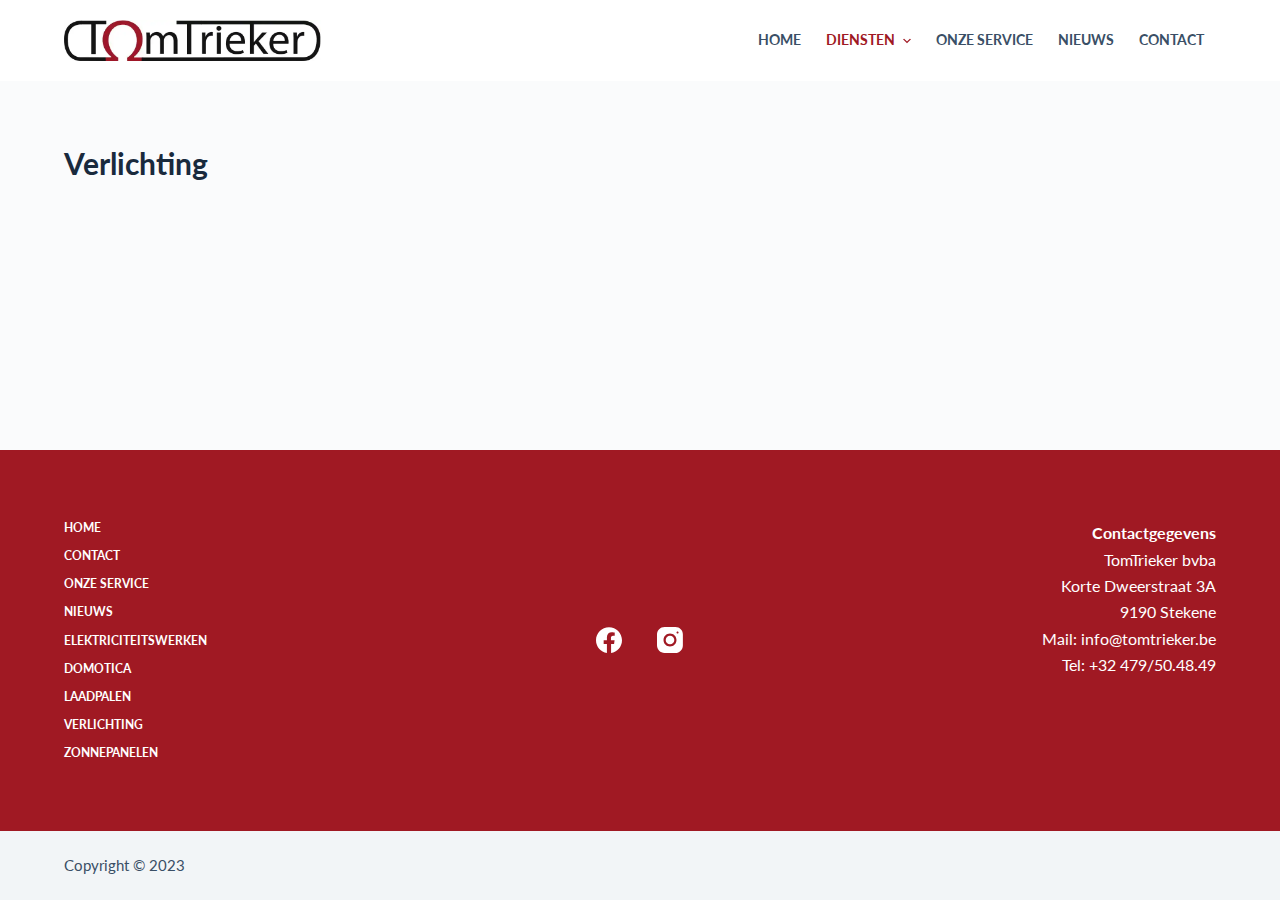
<file: verlichting/index.html>
<!DOCTYPE html>
<html lang="nl-BE">
<head>
	
	<meta charset="UTF-8">
	<meta name="viewport" content="width=device-width, initial-scale=1, maximum-scale=5, viewport-fit=cover">
	<link rel="profile" href="https://gmpg.org/xfn/11">

	<title>Verlichting &#8211; Tomtrieker</title>
<meta name="robots" content="max-image-preview:large">
<link rel="dns-prefetch" href="//fonts.googleapis.com">
<link rel="alternate" type="application/rss+xml" title="Tomtrieker &raquo; feed" href="https://dcmaticshare.github.io/tom/feed/">
<link rel="alternate" type="application/rss+xml" title="Tomtrieker &raquo; reactiesfeed" href="https://dcmaticshare.github.io/tom/comments/feed/">
<link rel="stylesheet" id="blocksy-dynamic-global-css" href="https://dcmaticshare.github.io/tom/wp-content/uploads/blocksy/css/global.css?ver=15715" media="all">
<link rel="stylesheet" id="wp-block-library-css" href="https://dcmaticshare.github.io/tom/wp-includes/css/dist/block-library/style.min.css?ver=6.3.1" media="all">
<style id="global-styles-inline-css">body{--wp--preset--color--black: #000000;--wp--preset--color--cyan-bluish-gray: #abb8c3;--wp--preset--color--white: #ffffff;--wp--preset--color--pale-pink: #f78da7;--wp--preset--color--vivid-red: #cf2e2e;--wp--preset--color--luminous-vivid-orange: #ff6900;--wp--preset--color--luminous-vivid-amber: #fcb900;--wp--preset--color--light-green-cyan: #7bdcb5;--wp--preset--color--vivid-green-cyan: #00d084;--wp--preset--color--pale-cyan-blue: #8ed1fc;--wp--preset--color--vivid-cyan-blue: #0693e3;--wp--preset--color--vivid-purple: #9b51e0;--wp--preset--color--palette-color-1: var(--paletteColor1, #A01923);--wp--preset--color--palette-color-2: var(--paletteColor2, #202020);--wp--preset--color--palette-color-3: var(--paletteColor3, #3A4F66);--wp--preset--color--palette-color-4: var(--paletteColor4, #192a3d);--wp--preset--color--palette-color-5: var(--paletteColor5, #e1e8ed);--wp--preset--color--palette-color-6: var(--paletteColor6, #f2f5f7);--wp--preset--color--palette-color-7: var(--paletteColor7, #FAFBFC);--wp--preset--color--palette-color-8: var(--paletteColor8, #ffffff);--wp--preset--gradient--vivid-cyan-blue-to-vivid-purple: linear-gradient(135deg,rgba(6,147,227,1) 0%,rgb(155,81,224) 100%);--wp--preset--gradient--light-green-cyan-to-vivid-green-cyan: linear-gradient(135deg,rgb(122,220,180) 0%,rgb(0,208,130) 100%);--wp--preset--gradient--luminous-vivid-amber-to-luminous-vivid-orange: linear-gradient(135deg,rgba(252,185,0,1) 0%,rgba(255,105,0,1) 100%);--wp--preset--gradient--luminous-vivid-orange-to-vivid-red: linear-gradient(135deg,rgba(255,105,0,1) 0%,rgb(207,46,46) 100%);--wp--preset--gradient--very-light-gray-to-cyan-bluish-gray: linear-gradient(135deg,rgb(238,238,238) 0%,rgb(169,184,195) 100%);--wp--preset--gradient--cool-to-warm-spectrum: linear-gradient(135deg,rgb(74,234,220) 0%,rgb(151,120,209) 20%,rgb(207,42,186) 40%,rgb(238,44,130) 60%,rgb(251,105,98) 80%,rgb(254,248,76) 100%);--wp--preset--gradient--blush-light-purple: linear-gradient(135deg,rgb(255,206,236) 0%,rgb(152,150,240) 100%);--wp--preset--gradient--blush-bordeaux: linear-gradient(135deg,rgb(254,205,165) 0%,rgb(254,45,45) 50%,rgb(107,0,62) 100%);--wp--preset--gradient--luminous-dusk: linear-gradient(135deg,rgb(255,203,112) 0%,rgb(199,81,192) 50%,rgb(65,88,208) 100%);--wp--preset--gradient--pale-ocean: linear-gradient(135deg,rgb(255,245,203) 0%,rgb(182,227,212) 50%,rgb(51,167,181) 100%);--wp--preset--gradient--electric-grass: linear-gradient(135deg,rgb(202,248,128) 0%,rgb(113,206,126) 100%);--wp--preset--gradient--midnight: linear-gradient(135deg,rgb(2,3,129) 0%,rgb(40,116,252) 100%);--wp--preset--gradient--juicy-peach: linear-gradient(to right, #ffecd2 0%, #fcb69f 100%);--wp--preset--gradient--young-passion: linear-gradient(to right, #ff8177 0%, #ff867a 0%, #ff8c7f 21%, #f99185 52%, #cf556c 78%, #b12a5b 100%);--wp--preset--gradient--true-sunset: linear-gradient(to right, #fa709a 0%, #fee140 100%);--wp--preset--gradient--morpheus-den: linear-gradient(to top, #30cfd0 0%, #330867 100%);--wp--preset--gradient--plum-plate: linear-gradient(135deg, #667eea 0%, #764ba2 100%);--wp--preset--gradient--aqua-splash: linear-gradient(15deg, #13547a 0%, #80d0c7 100%);--wp--preset--gradient--love-kiss: linear-gradient(to top, #ff0844 0%, #ffb199 100%);--wp--preset--gradient--new-retrowave: linear-gradient(to top, #3b41c5 0%, #a981bb 49%, #ffc8a9 100%);--wp--preset--gradient--plum-bath: linear-gradient(to top, #cc208e 0%, #6713d2 100%);--wp--preset--gradient--high-flight: linear-gradient(to right, #0acffe 0%, #495aff 100%);--wp--preset--gradient--teen-party: linear-gradient(-225deg, #FF057C 0%, #8D0B93 50%, #321575 100%);--wp--preset--gradient--fabled-sunset: linear-gradient(-225deg, #231557 0%, #44107A 29%, #FF1361 67%, #FFF800 100%);--wp--preset--gradient--arielle-smile: radial-gradient(circle 248px at center, #16d9e3 0%, #30c7ec 47%, #46aef7 100%);--wp--preset--gradient--itmeo-branding: linear-gradient(180deg, #2af598 0%, #009efd 100%);--wp--preset--gradient--deep-blue: linear-gradient(to right, #6a11cb 0%, #2575fc 100%);--wp--preset--gradient--strong-bliss: linear-gradient(to right, #f78ca0 0%, #f9748f 19%, #fd868c 60%, #fe9a8b 100%);--wp--preset--gradient--sweet-period: linear-gradient(to top, #3f51b1 0%, #5a55ae 13%, #7b5fac 25%, #8f6aae 38%, #a86aa4 50%, #cc6b8e 62%, #f18271 75%, #f3a469 87%, #f7c978 100%);--wp--preset--gradient--purple-division: linear-gradient(to top, #7028e4 0%, #e5b2ca 100%);--wp--preset--gradient--cold-evening: linear-gradient(to top, #0c3483 0%, #a2b6df 100%, #6b8cce 100%, #a2b6df 100%);--wp--preset--gradient--mountain-rock: linear-gradient(to right, #868f96 0%, #596164 100%);--wp--preset--gradient--desert-hump: linear-gradient(to top, #c79081 0%, #dfa579 100%);--wp--preset--gradient--ethernal-constance: linear-gradient(to top, #09203f 0%, #537895 100%);--wp--preset--gradient--happy-memories: linear-gradient(-60deg, #ff5858 0%, #f09819 100%);--wp--preset--gradient--grown-early: linear-gradient(to top, #0ba360 0%, #3cba92 100%);--wp--preset--gradient--morning-salad: linear-gradient(-225deg, #B7F8DB 0%, #50A7C2 100%);--wp--preset--gradient--night-call: linear-gradient(-225deg, #AC32E4 0%, #7918F2 48%, #4801FF 100%);--wp--preset--gradient--mind-crawl: linear-gradient(-225deg, #473B7B 0%, #3584A7 51%, #30D2BE 100%);--wp--preset--gradient--angel-care: linear-gradient(-225deg, #FFE29F 0%, #FFA99F 48%, #FF719A 100%);--wp--preset--gradient--juicy-cake: linear-gradient(to top, #e14fad 0%, #f9d423 100%);--wp--preset--gradient--rich-metal: linear-gradient(to right, #d7d2cc 0%, #304352 100%);--wp--preset--gradient--mole-hall: linear-gradient(-20deg, #616161 0%, #9bc5c3 100%);--wp--preset--gradient--cloudy-knoxville: linear-gradient(120deg, #fdfbfb 0%, #ebedee 100%);--wp--preset--gradient--soft-grass: linear-gradient(to top, #c1dfc4 0%, #deecdd 100%);--wp--preset--gradient--saint-petersburg: linear-gradient(135deg, #f5f7fa 0%, #c3cfe2 100%);--wp--preset--gradient--everlasting-sky: linear-gradient(135deg, #fdfcfb 0%, #e2d1c3 100%);--wp--preset--gradient--kind-steel: linear-gradient(-20deg, #e9defa 0%, #fbfcdb 100%);--wp--preset--gradient--over-sun: linear-gradient(60deg, #abecd6 0%, #fbed96 100%);--wp--preset--gradient--premium-white: linear-gradient(to top, #d5d4d0 0%, #d5d4d0 1%, #eeeeec 31%, #efeeec 75%, #e9e9e7 100%);--wp--preset--gradient--clean-mirror: linear-gradient(45deg, #93a5cf 0%, #e4efe9 100%);--wp--preset--gradient--wild-apple: linear-gradient(to top, #d299c2 0%, #fef9d7 100%);--wp--preset--gradient--snow-again: linear-gradient(to top, #e6e9f0 0%, #eef1f5 100%);--wp--preset--gradient--confident-cloud: linear-gradient(to top, #dad4ec 0%, #dad4ec 1%, #f3e7e9 100%);--wp--preset--gradient--glass-water: linear-gradient(to top, #dfe9f3 0%, white 100%);--wp--preset--gradient--perfect-white: linear-gradient(-225deg, #E3FDF5 0%, #FFE6FA 100%);--wp--preset--font-size--small: 13px;--wp--preset--font-size--medium: 20px;--wp--preset--font-size--large: 36px;--wp--preset--font-size--x-large: 42px;--wp--preset--spacing--20: 0.44rem;--wp--preset--spacing--30: 0.67rem;--wp--preset--spacing--40: 1rem;--wp--preset--spacing--50: 1.5rem;--wp--preset--spacing--60: 2.25rem;--wp--preset--spacing--70: 3.38rem;--wp--preset--spacing--80: 5.06rem;--wp--preset--shadow--natural: 6px 6px 9px rgba(0, 0, 0, 0.2);--wp--preset--shadow--deep: 12px 12px 50px rgba(0, 0, 0, 0.4);--wp--preset--shadow--sharp: 6px 6px 0px rgba(0, 0, 0, 0.2);--wp--preset--shadow--outlined: 6px 6px 0px -3px rgba(255, 255, 255, 1), 6px 6px rgba(0, 0, 0, 1);--wp--preset--shadow--crisp: 6px 6px 0px rgba(0, 0, 0, 1);}body { margin: 0;--wp--style--global--content-size: var(--block-max-width);--wp--style--global--wide-size: var(--block-wide-max-width); }.wp-site-blocks > .alignleft { float: left; margin-right: 2em; }.wp-site-blocks > .alignright { float: right; margin-left: 2em; }.wp-site-blocks > .aligncenter { justify-content: center; margin-left: auto; margin-right: auto; }:where(.wp-site-blocks) > * { margin-block-start: var(--content-spacing); margin-block-end: 0; }:where(.wp-site-blocks) > :first-child:first-child { margin-block-start: 0; }:where(.wp-site-blocks) > :last-child:last-child { margin-block-end: 0; }body { --wp--style--block-gap: var(--content-spacing); }:where(body .is-layout-flow)  > :first-child:first-child{margin-block-start: 0;}:where(body .is-layout-flow)  > :last-child:last-child{margin-block-end: 0;}:where(body .is-layout-flow)  > *{margin-block-start: var(--content-spacing);margin-block-end: 0;}:where(body .is-layout-constrained)  > :first-child:first-child{margin-block-start: 0;}:where(body .is-layout-constrained)  > :last-child:last-child{margin-block-end: 0;}:where(body .is-layout-constrained)  > *{margin-block-start: var(--content-spacing);margin-block-end: 0;}:where(body .is-layout-flex) {gap: var(--content-spacing);}:where(body .is-layout-grid) {gap: var(--content-spacing);}body .is-layout-flow > .alignleft{float: left;margin-inline-start: 0;margin-inline-end: 2em;}body .is-layout-flow > .alignright{float: right;margin-inline-start: 2em;margin-inline-end: 0;}body .is-layout-flow > .aligncenter{margin-left: auto !important;margin-right: auto !important;}body .is-layout-constrained > .alignleft{float: left;margin-inline-start: 0;margin-inline-end: 2em;}body .is-layout-constrained > .alignright{float: right;margin-inline-start: 2em;margin-inline-end: 0;}body .is-layout-constrained > .aligncenter{margin-left: auto !important;margin-right: auto !important;}body .is-layout-constrained > :where(:not(.alignleft):not(.alignright):not(.alignfull)){max-width: var(--wp--style--global--content-size);margin-left: auto !important;margin-right: auto !important;}body .is-layout-constrained > .alignwide{max-width: var(--wp--style--global--wide-size);}body .is-layout-flex{display: flex;}body .is-layout-flex{flex-wrap: wrap;align-items: center;}body .is-layout-flex > *{margin: 0;}body .is-layout-grid{display: grid;}body .is-layout-grid > *{margin: 0;}body{padding-top: 0px;padding-right: 0px;padding-bottom: 0px;padding-left: 0px;}.has-black-color{color: var(--wp--preset--color--black) !important;}.has-cyan-bluish-gray-color{color: var(--wp--preset--color--cyan-bluish-gray) !important;}.has-white-color{color: var(--wp--preset--color--white) !important;}.has-pale-pink-color{color: var(--wp--preset--color--pale-pink) !important;}.has-vivid-red-color{color: var(--wp--preset--color--vivid-red) !important;}.has-luminous-vivid-orange-color{color: var(--wp--preset--color--luminous-vivid-orange) !important;}.has-luminous-vivid-amber-color{color: var(--wp--preset--color--luminous-vivid-amber) !important;}.has-light-green-cyan-color{color: var(--wp--preset--color--light-green-cyan) !important;}.has-vivid-green-cyan-color{color: var(--wp--preset--color--vivid-green-cyan) !important;}.has-pale-cyan-blue-color{color: var(--wp--preset--color--pale-cyan-blue) !important;}.has-vivid-cyan-blue-color{color: var(--wp--preset--color--vivid-cyan-blue) !important;}.has-vivid-purple-color{color: var(--wp--preset--color--vivid-purple) !important;}.has-palette-color-1-color{color: var(--wp--preset--color--palette-color-1) !important;}.has-palette-color-2-color{color: var(--wp--preset--color--palette-color-2) !important;}.has-palette-color-3-color{color: var(--wp--preset--color--palette-color-3) !important;}.has-palette-color-4-color{color: var(--wp--preset--color--palette-color-4) !important;}.has-palette-color-5-color{color: var(--wp--preset--color--palette-color-5) !important;}.has-palette-color-6-color{color: var(--wp--preset--color--palette-color-6) !important;}.has-palette-color-7-color{color: var(--wp--preset--color--palette-color-7) !important;}.has-palette-color-8-color{color: var(--wp--preset--color--palette-color-8) !important;}.has-black-background-color{background-color: var(--wp--preset--color--black) !important;}.has-cyan-bluish-gray-background-color{background-color: var(--wp--preset--color--cyan-bluish-gray) !important;}.has-white-background-color{background-color: var(--wp--preset--color--white) !important;}.has-pale-pink-background-color{background-color: var(--wp--preset--color--pale-pink) !important;}.has-vivid-red-background-color{background-color: var(--wp--preset--color--vivid-red) !important;}.has-luminous-vivid-orange-background-color{background-color: var(--wp--preset--color--luminous-vivid-orange) !important;}.has-luminous-vivid-amber-background-color{background-color: var(--wp--preset--color--luminous-vivid-amber) !important;}.has-light-green-cyan-background-color{background-color: var(--wp--preset--color--light-green-cyan) !important;}.has-vivid-green-cyan-background-color{background-color: var(--wp--preset--color--vivid-green-cyan) !important;}.has-pale-cyan-blue-background-color{background-color: var(--wp--preset--color--pale-cyan-blue) !important;}.has-vivid-cyan-blue-background-color{background-color: var(--wp--preset--color--vivid-cyan-blue) !important;}.has-vivid-purple-background-color{background-color: var(--wp--preset--color--vivid-purple) !important;}.has-palette-color-1-background-color{background-color: var(--wp--preset--color--palette-color-1) !important;}.has-palette-color-2-background-color{background-color: var(--wp--preset--color--palette-color-2) !important;}.has-palette-color-3-background-color{background-color: var(--wp--preset--color--palette-color-3) !important;}.has-palette-color-4-background-color{background-color: var(--wp--preset--color--palette-color-4) !important;}.has-palette-color-5-background-color{background-color: var(--wp--preset--color--palette-color-5) !important;}.has-palette-color-6-background-color{background-color: var(--wp--preset--color--palette-color-6) !important;}.has-palette-color-7-background-color{background-color: var(--wp--preset--color--palette-color-7) !important;}.has-palette-color-8-background-color{background-color: var(--wp--preset--color--palette-color-8) !important;}.has-black-border-color{border-color: var(--wp--preset--color--black) !important;}.has-cyan-bluish-gray-border-color{border-color: var(--wp--preset--color--cyan-bluish-gray) !important;}.has-white-border-color{border-color: var(--wp--preset--color--white) !important;}.has-pale-pink-border-color{border-color: var(--wp--preset--color--pale-pink) !important;}.has-vivid-red-border-color{border-color: var(--wp--preset--color--vivid-red) !important;}.has-luminous-vivid-orange-border-color{border-color: var(--wp--preset--color--luminous-vivid-orange) !important;}.has-luminous-vivid-amber-border-color{border-color: var(--wp--preset--color--luminous-vivid-amber) !important;}.has-light-green-cyan-border-color{border-color: var(--wp--preset--color--light-green-cyan) !important;}.has-vivid-green-cyan-border-color{border-color: var(--wp--preset--color--vivid-green-cyan) !important;}.has-pale-cyan-blue-border-color{border-color: var(--wp--preset--color--pale-cyan-blue) !important;}.has-vivid-cyan-blue-border-color{border-color: var(--wp--preset--color--vivid-cyan-blue) !important;}.has-vivid-purple-border-color{border-color: var(--wp--preset--color--vivid-purple) !important;}.has-palette-color-1-border-color{border-color: var(--wp--preset--color--palette-color-1) !important;}.has-palette-color-2-border-color{border-color: var(--wp--preset--color--palette-color-2) !important;}.has-palette-color-3-border-color{border-color: var(--wp--preset--color--palette-color-3) !important;}.has-palette-color-4-border-color{border-color: var(--wp--preset--color--palette-color-4) !important;}.has-palette-color-5-border-color{border-color: var(--wp--preset--color--palette-color-5) !important;}.has-palette-color-6-border-color{border-color: var(--wp--preset--color--palette-color-6) !important;}.has-palette-color-7-border-color{border-color: var(--wp--preset--color--palette-color-7) !important;}.has-palette-color-8-border-color{border-color: var(--wp--preset--color--palette-color-8) !important;}.has-vivid-cyan-blue-to-vivid-purple-gradient-background{background: var(--wp--preset--gradient--vivid-cyan-blue-to-vivid-purple) !important;}.has-light-green-cyan-to-vivid-green-cyan-gradient-background{background: var(--wp--preset--gradient--light-green-cyan-to-vivid-green-cyan) !important;}.has-luminous-vivid-amber-to-luminous-vivid-orange-gradient-background{background: var(--wp--preset--gradient--luminous-vivid-amber-to-luminous-vivid-orange) !important;}.has-luminous-vivid-orange-to-vivid-red-gradient-background{background: var(--wp--preset--gradient--luminous-vivid-orange-to-vivid-red) !important;}.has-very-light-gray-to-cyan-bluish-gray-gradient-background{background: var(--wp--preset--gradient--very-light-gray-to-cyan-bluish-gray) !important;}.has-cool-to-warm-spectrum-gradient-background{background: var(--wp--preset--gradient--cool-to-warm-spectrum) !important;}.has-blush-light-purple-gradient-background{background: var(--wp--preset--gradient--blush-light-purple) !important;}.has-blush-bordeaux-gradient-background{background: var(--wp--preset--gradient--blush-bordeaux) !important;}.has-luminous-dusk-gradient-background{background: var(--wp--preset--gradient--luminous-dusk) !important;}.has-pale-ocean-gradient-background{background: var(--wp--preset--gradient--pale-ocean) !important;}.has-electric-grass-gradient-background{background: var(--wp--preset--gradient--electric-grass) !important;}.has-midnight-gradient-background{background: var(--wp--preset--gradient--midnight) !important;}.has-juicy-peach-gradient-background{background: var(--wp--preset--gradient--juicy-peach) !important;}.has-young-passion-gradient-background{background: var(--wp--preset--gradient--young-passion) !important;}.has-true-sunset-gradient-background{background: var(--wp--preset--gradient--true-sunset) !important;}.has-morpheus-den-gradient-background{background: var(--wp--preset--gradient--morpheus-den) !important;}.has-plum-plate-gradient-background{background: var(--wp--preset--gradient--plum-plate) !important;}.has-aqua-splash-gradient-background{background: var(--wp--preset--gradient--aqua-splash) !important;}.has-love-kiss-gradient-background{background: var(--wp--preset--gradient--love-kiss) !important;}.has-new-retrowave-gradient-background{background: var(--wp--preset--gradient--new-retrowave) !important;}.has-plum-bath-gradient-background{background: var(--wp--preset--gradient--plum-bath) !important;}.has-high-flight-gradient-background{background: var(--wp--preset--gradient--high-flight) !important;}.has-teen-party-gradient-background{background: var(--wp--preset--gradient--teen-party) !important;}.has-fabled-sunset-gradient-background{background: var(--wp--preset--gradient--fabled-sunset) !important;}.has-arielle-smile-gradient-background{background: var(--wp--preset--gradient--arielle-smile) !important;}.has-itmeo-branding-gradient-background{background: var(--wp--preset--gradient--itmeo-branding) !important;}.has-deep-blue-gradient-background{background: var(--wp--preset--gradient--deep-blue) !important;}.has-strong-bliss-gradient-background{background: var(--wp--preset--gradient--strong-bliss) !important;}.has-sweet-period-gradient-background{background: var(--wp--preset--gradient--sweet-period) !important;}.has-purple-division-gradient-background{background: var(--wp--preset--gradient--purple-division) !important;}.has-cold-evening-gradient-background{background: var(--wp--preset--gradient--cold-evening) !important;}.has-mountain-rock-gradient-background{background: var(--wp--preset--gradient--mountain-rock) !important;}.has-desert-hump-gradient-background{background: var(--wp--preset--gradient--desert-hump) !important;}.has-ethernal-constance-gradient-background{background: var(--wp--preset--gradient--ethernal-constance) !important;}.has-happy-memories-gradient-background{background: var(--wp--preset--gradient--happy-memories) !important;}.has-grown-early-gradient-background{background: var(--wp--preset--gradient--grown-early) !important;}.has-morning-salad-gradient-background{background: var(--wp--preset--gradient--morning-salad) !important;}.has-night-call-gradient-background{background: var(--wp--preset--gradient--night-call) !important;}.has-mind-crawl-gradient-background{background: var(--wp--preset--gradient--mind-crawl) !important;}.has-angel-care-gradient-background{background: var(--wp--preset--gradient--angel-care) !important;}.has-juicy-cake-gradient-background{background: var(--wp--preset--gradient--juicy-cake) !important;}.has-rich-metal-gradient-background{background: var(--wp--preset--gradient--rich-metal) !important;}.has-mole-hall-gradient-background{background: var(--wp--preset--gradient--mole-hall) !important;}.has-cloudy-knoxville-gradient-background{background: var(--wp--preset--gradient--cloudy-knoxville) !important;}.has-soft-grass-gradient-background{background: var(--wp--preset--gradient--soft-grass) !important;}.has-saint-petersburg-gradient-background{background: var(--wp--preset--gradient--saint-petersburg) !important;}.has-everlasting-sky-gradient-background{background: var(--wp--preset--gradient--everlasting-sky) !important;}.has-kind-steel-gradient-background{background: var(--wp--preset--gradient--kind-steel) !important;}.has-over-sun-gradient-background{background: var(--wp--preset--gradient--over-sun) !important;}.has-premium-white-gradient-background{background: var(--wp--preset--gradient--premium-white) !important;}.has-clean-mirror-gradient-background{background: var(--wp--preset--gradient--clean-mirror) !important;}.has-wild-apple-gradient-background{background: var(--wp--preset--gradient--wild-apple) !important;}.has-snow-again-gradient-background{background: var(--wp--preset--gradient--snow-again) !important;}.has-confident-cloud-gradient-background{background: var(--wp--preset--gradient--confident-cloud) !important;}.has-glass-water-gradient-background{background: var(--wp--preset--gradient--glass-water) !important;}.has-perfect-white-gradient-background{background: var(--wp--preset--gradient--perfect-white) !important;}.has-small-font-size{font-size: var(--wp--preset--font-size--small) !important;}.has-medium-font-size{font-size: var(--wp--preset--font-size--medium) !important;}.has-large-font-size{font-size: var(--wp--preset--font-size--large) !important;}.has-x-large-font-size{font-size: var(--wp--preset--font-size--x-large) !important;}
.wp-block-navigation a:where(:not(.wp-element-button)){color: inherit;}
.wp-block-pullquote{font-size: 1.5em;line-height: 1.6;}</style>
<link rel="stylesheet" id="contact-form-7-css" href="https://dcmaticshare.github.io/tom/wp-content/plugins/contact-form-7/includes/css/styles.css?ver=5.8" media="all">
<link rel="stylesheet" id="blocksy-fonts-font-source-google-css" href="https://fonts.googleapis.com/css2?family=Lato:wght@400;500;600;700&#038;display=swap" media="all">
<link rel="stylesheet" id="ct-main-styles-css" href="https://dcmaticshare.github.io/tom/wp-content/themes/blocksy/static/bundle/main.min.css?ver=1.9.6" media="all">
<link rel="stylesheet" id="ct-page-title-styles-css" href="https://dcmaticshare.github.io/tom/wp-content/themes/blocksy/static/bundle/page-title.min.css?ver=1.9.6" media="all">
<link rel="stylesheet" id="ct-elementor-styles-css" href="https://dcmaticshare.github.io/tom/wp-content/themes/blocksy/static/bundle/elementor-frontend.min.css?ver=1.9.6" media="all">
<link rel="stylesheet" id="ct-cf-7-styles-css" href="https://dcmaticshare.github.io/tom/wp-content/themes/blocksy/static/bundle/cf-7.min.css?ver=1.9.6" media="all">
<link rel="https://api.w.org/" href="https://dcmaticshare.github.io/tom/wp-json/">
<link rel="alternate" type="application/json" href="https://dcmaticshare.github.io/tom/wp-json/wp/v2/pages/166">
<link rel="EditURI" type="application/rsd+xml" title="RSD" href="https://dcmaticshare.github.io/tom/xmlrpc.php?rsd">
<meta name="generator" content="WordPress 6.3.1">
<link rel="canonical" href="https://dcmaticshare.github.io/tom/verlichting/">
<link rel="shortlink" href="https://dcmaticshare.github.io/tom/?p=166">
<link rel="alternate" type="application/json+oembed" href="https://dcmaticshare.github.io/tom/wp-json/oembed/1.0/embed?url=http%3A%2F%2Fhttps%3A%2F%2Fdcmaticshare.github.io%2Ftom%2Fverlichting%2F">
<link rel="alternate" type="text/xml+oembed" href="https://dcmaticshare.github.io/tom/wp-json/oembed/1.0/embed?url=http%3A%2F%2Fhttps%3A%2F%2Fdcmaticshare.github.io%2Ftom%2Fverlichting%2F#038;format=xml">
<noscript><link rel="stylesheet" href="https://dcmaticshare.github.io/tom/wp-content/themes/blocksy/static/bundle/no-scripts.min.css" type="text/css"></noscript>
<meta name="generator" content="Elementor 3.16.4; features: e_dom_optimization, e_optimized_assets_loading, e_optimized_css_loading, additional_custom_breakpoints; settings: css_print_method-external, google_font-enabled, font_display-swap">
	</head>


<body class="page-template-default page page-id-166 wp-custom-logo wp-embed-responsive elementor-default elementor-kit-6 ct-loading ct-elementor-default-template" data-link="type-2" data-prefix="single_page" data-header="type-1:sticky" data-footer="type-1" itemscope="itemscope" itemtype="https://schema.org/WebPage">

<a class="skip-link show-on-focus" href="#main">
	Skip to content</a>

<div class="ct-drawer-canvas"><div id="offcanvas" class="ct-panel ct-header" data-behaviour="right-side"><div class="ct-panel-inner">
		<div class="ct-panel-actions">
			<button class="ct-toggle-close" data-type="type-1" aria-label="Close drawer">
				<svg class="ct-icon" width="12" height="12" viewbox="0 0 15 15"><path d="M1 15a1 1 0 01-.71-.29 1 1 0 010-1.41l5.8-5.8-5.8-5.8A1 1 0 011.7.29l5.8 5.8 5.8-5.8a1 1 0 011.41 1.41l-5.8 5.8 5.8 5.8a1 1 0 01-1.41 1.41l-5.8-5.8-5.8 5.8A1 1 0 011 15z"></path></svg>
			</button>
		</div>
		<div class="ct-panel-content" data-device="desktop"></div>
<div class="ct-panel-content" data-device="mobile">
<nav class="mobile-menu has-submenu" data-id="mobile-menu" data-interaction="click" data-toggle-type="type-1" aria-label="Off Canvas Menu">
	<ul id="menu-main-menu-1" role="menubar">
<li class="menu-item menu-item-type-post_type menu-item-object-page menu-item-home menu-item-152" role="none"><a href="https://dcmaticshare.github.io/tom/" class="ct-menu-link" role="menuitem">Home</a></li>
<li class="menu-item menu-item-type-custom menu-item-object-custom current-menu-ancestor current-menu-parent menu-item-has-children menu-item-151" role="none">
<span class="ct-sub-menu-parent"><a href="#" class="ct-menu-link" role="menuitem">Diensten</a><button class="ct-toggle-dropdown-mobile" aria-label="Expand dropdown menu" aria-haspopup="true" aria-expanded="false" role="menuitem"><svg class="ct-icon toggle-icon-1" width="15" height="15" viewbox="0 0 15 15"><path d="M3.9,5.1l3.6,3.6l3.6-3.6l1.4,0.7l-5,5l-5-5L3.9,5.1z"></path></svg></button></span>
<ul class="sub-menu" role="menu">
	<li class="menu-item menu-item-type-post_type menu-item-object-page menu-item-176" role="none"><a href="https://dcmaticshare.github.io/tom/elektriciteitswerken/" class="ct-menu-link" role="menuitem">Elektriciteitswerken</a></li>
	<li class="menu-item menu-item-type-post_type menu-item-object-page menu-item-175" role="none"><a href="https://dcmaticshare.github.io/tom/domotica/" class="ct-menu-link" role="menuitem">Domotica</a></li>
	<li class="menu-item menu-item-type-post_type menu-item-object-page current-menu-item page_item page-item-166 current_page_item menu-item-174" role="none"><a href="https://dcmaticshare.github.io/tom/verlichting/" aria-current="page" class="ct-menu-link" role="menuitem">Verlichting</a></li>
	<li class="menu-item menu-item-type-post_type menu-item-object-page menu-item-173" role="none"><a href="https://dcmaticshare.github.io/tom/zonnepanelen/" class="ct-menu-link" role="menuitem">Zonnepanelen</a></li>
	<li class="menu-item menu-item-type-post_type menu-item-object-page menu-item-172" role="none"><a href="https://dcmaticshare.github.io/tom/laadpalen/" class="ct-menu-link" role="menuitem">Laadpalen</a></li>
</ul>
</li>
<li class="menu-item menu-item-type-post_type menu-item-object-page menu-item-161" role="none"><a href="https://dcmaticshare.github.io/tom/onze-service/" class="ct-menu-link" role="menuitem">Onze service</a></li>
<li class="menu-item menu-item-type-post_type menu-item-object-page menu-item-160" role="none"><a href="https://dcmaticshare.github.io/tom/nieuws/" class="ct-menu-link" role="menuitem">Nieuws</a></li>
<li class="menu-item menu-item-type-post_type menu-item-object-page menu-item-159" role="none"><a href="https://dcmaticshare.github.io/tom/contact/" class="ct-menu-link" role="menuitem">Contact</a></li>
</ul></nav>

</div>
</div></div></div>
<div id="main-container">
	<header id="header" class="ct-header" data-id="type-1" itemscope="" itemtype="https://schema.org/WPHeader"><div data-device="desktop"><div class="ct-sticky-container"><div data-sticky="shrink"><div data-row="middle" data-column-set="2"><div class="ct-container">
<div data-column="start" data-placements="1"><div data-items="primary">
<div class="site-branding" data-id="logo" itemscope="itemscope" itemtype="https://schema.org/Organization">

			<a href="https://dcmaticshare.github.io/tom/" class="site-logo-container" rel="home"><img width="832" height="136" src="https://dcmaticshare.github.io/tom/wp-content/uploads/2023/09/Tomtrieker-Logo-Kleur.webp" class="default-logo" alt="Tomtrieker - Logo - Kleur"></a>	
	</div>

</div></div>
<div data-column="end" data-placements="1"><div data-items="primary">
<nav id="header-menu-1" class="header-menu-1" data-id="menu" data-interaction="hover" data-menu="type-1" data-dropdown="type-1:simple" data-responsive="no" itemscope="" itemtype="https://schema.org/SiteNavigationElement" aria-label="Header Menu">

	<ul id="menu-main-menu" class="menu" role="menubar">
<li id="menu-item-152" class="menu-item menu-item-type-post_type menu-item-object-page menu-item-home menu-item-152" role="none"><a href="https://dcmaticshare.github.io/tom/" class="ct-menu-link" role="menuitem">Home</a></li>
<li id="menu-item-151" class="menu-item menu-item-type-custom menu-item-object-custom current-menu-ancestor current-menu-parent menu-item-has-children menu-item-151 animated-submenu" role="none">
<a href="#" class="ct-menu-link" role="menuitem">Diensten<span class="ct-toggle-dropdown-desktop"><svg class="ct-icon" width="8" height="8" viewbox="0 0 15 15"><path d="M2.1,3.2l5.4,5.4l5.4-5.4L15,4.3l-7.5,7.5L0,4.3L2.1,3.2z"></path></svg></span></a><button class="ct-toggle-dropdown-desktop-ghost" aria-label="Expand dropdown menu" aria-haspopup="true" aria-expanded="false" role="menuitem"></button>
<ul class="sub-menu" role="menu">
	<li id="menu-item-176" class="menu-item menu-item-type-post_type menu-item-object-page menu-item-176" role="none"><a href="https://dcmaticshare.github.io/tom/elektriciteitswerken/" class="ct-menu-link" role="menuitem">Elektriciteitswerken</a></li>
	<li id="menu-item-175" class="menu-item menu-item-type-post_type menu-item-object-page menu-item-175" role="none"><a href="https://dcmaticshare.github.io/tom/domotica/" class="ct-menu-link" role="menuitem">Domotica</a></li>
	<li id="menu-item-174" class="menu-item menu-item-type-post_type menu-item-object-page current-menu-item page_item page-item-166 current_page_item menu-item-174" role="none"><a href="https://dcmaticshare.github.io/tom/verlichting/" aria-current="page" class="ct-menu-link" role="menuitem">Verlichting</a></li>
	<li id="menu-item-173" class="menu-item menu-item-type-post_type menu-item-object-page menu-item-173" role="none"><a href="https://dcmaticshare.github.io/tom/zonnepanelen/" class="ct-menu-link" role="menuitem">Zonnepanelen</a></li>
	<li id="menu-item-172" class="menu-item menu-item-type-post_type menu-item-object-page menu-item-172" role="none"><a href="https://dcmaticshare.github.io/tom/laadpalen/" class="ct-menu-link" role="menuitem">Laadpalen</a></li>
</ul>
</li>
<li id="menu-item-161" class="menu-item menu-item-type-post_type menu-item-object-page menu-item-161" role="none"><a href="https://dcmaticshare.github.io/tom/onze-service/" class="ct-menu-link" role="menuitem">Onze service</a></li>
<li id="menu-item-160" class="menu-item menu-item-type-post_type menu-item-object-page menu-item-160" role="none"><a href="https://dcmaticshare.github.io/tom/nieuws/" class="ct-menu-link" role="menuitem">Nieuws</a></li>
<li id="menu-item-159" class="menu-item menu-item-type-post_type menu-item-object-page menu-item-159" role="none"><a href="https://dcmaticshare.github.io/tom/contact/" class="ct-menu-link" role="menuitem">Contact</a></li>
</ul></nav>

</div></div>
</div></div></div></div></div>
<div data-device="mobile"><div class="ct-sticky-container"><div data-sticky="shrink"><div data-row="middle" data-column-set="2"><div class="ct-container">
<div data-column="start" data-placements="1"><div data-items="primary">
<div class="site-branding" data-id="logo">

			<a href="https://dcmaticshare.github.io/tom/" class="site-logo-container" rel="home"><img width="832" height="136" src="https://dcmaticshare.github.io/tom/wp-content/uploads/2023/09/Tomtrieker-Logo-Kleur.webp" class="default-logo" alt="Tomtrieker - Logo - Kleur"></a>	
	</div>

</div></div>
<div data-column="end" data-placements="1"><div data-items="primary">
<button data-toggle-panel="#offcanvas" class="ct-header-trigger ct-toggle " data-design="simple" data-label="right" aria-label="Open off canvas" data-id="trigger">

	<span class="ct-label ct-hidden-sm ct-hidden-md ct-hidden-lg">Menu</span>

	<svg class="ct-icon" width="18" height="14" viewbox="0 0 18 14" aria-hidden="true" data-type="type-1">

		<rect y="0.00" width="18" height="1.7" rx="1"></rect>
		<rect y="6.15" width="18" height="1.7" rx="1"></rect>
		<rect y="12.3" width="18" height="1.7" rx="1"></rect>
	</svg>
</button>
</div></div>
</div></div></div></div></div></header>
	<main id="main" class="site-main hfeed">

		
	<div class="ct-container-full" data-content="normal" data-vertical-spacing="top:bottom">

		
		
	<article id="post-166" class="post-166 page type-page status-publish hentry">

		
<div class="hero-section" data-type="type-1">
			<header class="entry-header">
			<h1 class="page-title" title="Verlichting" itemprop="headline">Verlichting</h1>		</header>
	</div>

		
		
		<div class="entry-content">
					</div>

		
		
		
		
	</article>

	
		
			</div>

	</main>

	<footer id="footer" class="ct-footer" data-id="type-1" itemscope="" itemtype="https://schema.org/WPFooter"><div data-row="middle"><div class="ct-container">
<div data-column="menu">
<nav id="footer-menu" class="footer-menu-inline " data-id="menu" itemscope="" itemtype="https://schema.org/SiteNavigationElement" aria-label="Footer Menu">

	<ul id="menu-footer-menu" class="menu" role="menubar">
<li id="menu-item-182" class="menu-item menu-item-type-post_type menu-item-object-page menu-item-home menu-item-182" role="none"><a href="https://dcmaticshare.github.io/tom/" class="ct-menu-link" role="menuitem">Home</a></li>
<li id="menu-item-183" class="menu-item menu-item-type-post_type menu-item-object-page menu-item-183" role="none"><a href="https://dcmaticshare.github.io/tom/contact/" class="ct-menu-link" role="menuitem">Contact</a></li>
<li id="menu-item-188" class="menu-item menu-item-type-post_type menu-item-object-page menu-item-188" role="none"><a href="https://dcmaticshare.github.io/tom/onze-service/" class="ct-menu-link" role="menuitem">Onze service</a></li>
<li id="menu-item-187" class="menu-item menu-item-type-post_type menu-item-object-page menu-item-187" role="none"><a href="https://dcmaticshare.github.io/tom/nieuws/" class="ct-menu-link" role="menuitem">Nieuws</a></li>
<li id="menu-item-185" class="menu-item menu-item-type-post_type menu-item-object-page menu-item-185" role="none"><a href="https://dcmaticshare.github.io/tom/elektriciteitswerken/" class="ct-menu-link" role="menuitem">Elektriciteitswerken</a></li>
<li id="menu-item-184" class="menu-item menu-item-type-post_type menu-item-object-page menu-item-184" role="none"><a href="https://dcmaticshare.github.io/tom/domotica/" class="ct-menu-link" role="menuitem">Domotica</a></li>
<li id="menu-item-186" class="menu-item menu-item-type-post_type menu-item-object-page menu-item-186" role="none"><a href="https://dcmaticshare.github.io/tom/laadpalen/" class="ct-menu-link" role="menuitem">Laadpalen</a></li>
<li id="menu-item-189" class="menu-item menu-item-type-post_type menu-item-object-page current-menu-item page_item page-item-166 current_page_item menu-item-189" role="none"><a href="https://dcmaticshare.github.io/tom/verlichting/" aria-current="page" class="ct-menu-link" role="menuitem">Verlichting</a></li>
<li id="menu-item-190" class="menu-item menu-item-type-post_type menu-item-object-page menu-item-190" role="none"><a href="https://dcmaticshare.github.io/tom/zonnepanelen/" class="ct-menu-link" role="menuitem">Zonnepanelen</a></li>
</ul></nav>
</div>
<div data-column="socials">
<div class="ct-footer-socials" data-id="socials">

	
		<div class="ct-social-box" data-icon-size="custom" data-color="custom" data-icons-type="simple">
			
			
							
				<a href="https://www.facebook.com/370309309763290" data-network="facebook" aria-label="Facebook" target="_blank" rel="noopener">
					<span class="ct-icon-container">
				<svg width="20px" height="20px" viewbox="0 0 20 20" aria-hidden="true">
					<path d="M20,10.1c0-5.5-4.5-10-10-10S0,4.5,0,10.1c0,5,3.7,9.1,8.4,9.9v-7H5.9v-2.9h2.5V7.9C8.4,5.4,9.9,4,12.2,4c1.1,0,2.2,0.2,2.2,0.2v2.5h-1.3c-1.2,0-1.6,0.8-1.6,1.6v1.9h2.8L13.9,13h-2.3v7C16.3,19.2,20,15.1,20,10.1z"></path>
				</svg>
			</span>				</a>
							
				<a href="#" data-network="instagram" aria-label="Instagram" target="_blank" rel="noopener">
					<span class="ct-icon-container">
				<svg width="20" height="20" viewbox="0 0 20 20" aria-hidden="true">
					<circle cx="10" cy="10" r="3.3"></circle>
					<path d="M14.2,0H5.8C2.6,0,0,2.6,0,5.8v8.3C0,17.4,2.6,20,5.8,20h8.3c3.2,0,5.8-2.6,5.8-5.8V5.8C20,2.6,17.4,0,14.2,0zM10,15c-2.8,0-5-2.2-5-5s2.2-5,5-5s5,2.2,5,5S12.8,15,10,15z M15.8,5C15.4,5,15,4.6,15,4.2s0.4-0.8,0.8-0.8s0.8,0.4,0.8,0.8S16.3,5,15.8,5z"></path>
				</svg>
			</span>				</a>
			
			
					</div>

	</div>

</div>
<div data-column="widget-area-1"><div class="ct-widget widget_block widget_text" id="block-8">
<p><strong>Contactgegevens</strong><br>TomTrieker bvba<br>Korte Dweerstraat 3A<br>9190 Stekene<br>Mail: <a href="mailto:info@tomtrieker.be">info@tomtrieker.be</a><br>Tel: <a href="tel:0032479504849">+32 479/50.48.49</a></p>
</div></div>
</div></div>
<div data-row="bottom"><div class="ct-container" data-columns-divider="md:sm"><div data-column="copyright">
<div class="ct-footer-copyright" data-id="copyright">

	<p>Copyright © 2023</p>
</div>
</div></div></div></footer>
</div>

<script src="https://dcmaticshare.github.io/tom/wp-content/plugins/contact-form-7/includes/swv/js/index.js?ver=5.8" id="swv-js"></script>
<script id="contact-form-7-js-extra">var wpcf7 = {"api":{"root":"https:\/\/dcmaticshare.github.io\/tom\/wp-json\/","namespace":"contact-form-7\/v1"}};</script>
<script src="https://dcmaticshare.github.io/tom/wp-content/plugins/contact-form-7/includes/js/index.js?ver=5.8" id="contact-form-7-js"></script>
<script id="ct-scripts-js-extra">var ct_localizations = {"ajax_url":"https:\/\/dcmaticshare.github.io\/tom\/wp-admin\/admin-ajax.php","nonce":"5e4a3b92dc","public_url":"https:\/\/dcmaticshare.github.io\/tom\/wp-content\/themes\/blocksy\/static\/bundle\/","rest_url":"https:\/\/dcmaticshare.github.io\/tom\/wp-json\/","search_url":"https:\/\/dcmaticshare.github.io\/tom\/search\/QUERY_STRING\/","show_more_text":"Show more","more_text":"More","search_live_results":"Search results","search_live_no_result":"No results","search_live_one_result":"You got %s result. Please press Tab to select it.","search_live_many_results":"You got %s results. Please press Tab to select one.","expand_submenu":"Expand dropdown menu","collapse_submenu":"Collapse dropdown menu","dynamic_js_chunks":[{"id":"blocksy_dark_mode","selector":"[data-id=\"dark-mode-switcher\"]","url":"https:\/\/dcmaticshare.github.io\/tom\/wp-content\/plugins\/blocksy-companion\/static\/bundle\/dark-mode.js","trigger":"click"},{"id":"blocksy_sticky_header","selector":"header [data-sticky]","url":"https:\/\/dcmaticshare.github.io\/tom\/wp-content\/plugins\/blocksy-companion\/static\/bundle\/sticky.js"}],"dynamic_styles":{"lazy_load":"https:\/\/dcmaticshare.github.io\/tom\/wp-content\/themes\/blocksy\/static\/bundle\/non-critical-styles.min.css","search_lazy":"https:\/\/dcmaticshare.github.io\/tom\/wp-content\/themes\/blocksy\/static\/bundle\/non-critical-search-styles.min.css"},"dynamic_styles_selectors":[{"selector":"#account-modal","url":"https:\/\/dcmaticshare.github.io\/tom\/wp-content\/plugins\/blocksy-companion\/static\/bundle\/account-lazy.min.css"}]};</script>
<script src="https://dcmaticshare.github.io/tom/wp-content/themes/blocksy/static/bundle/main.js?ver=1.9.6" id="ct-scripts-js"></script>

</body>
</html>
</file>
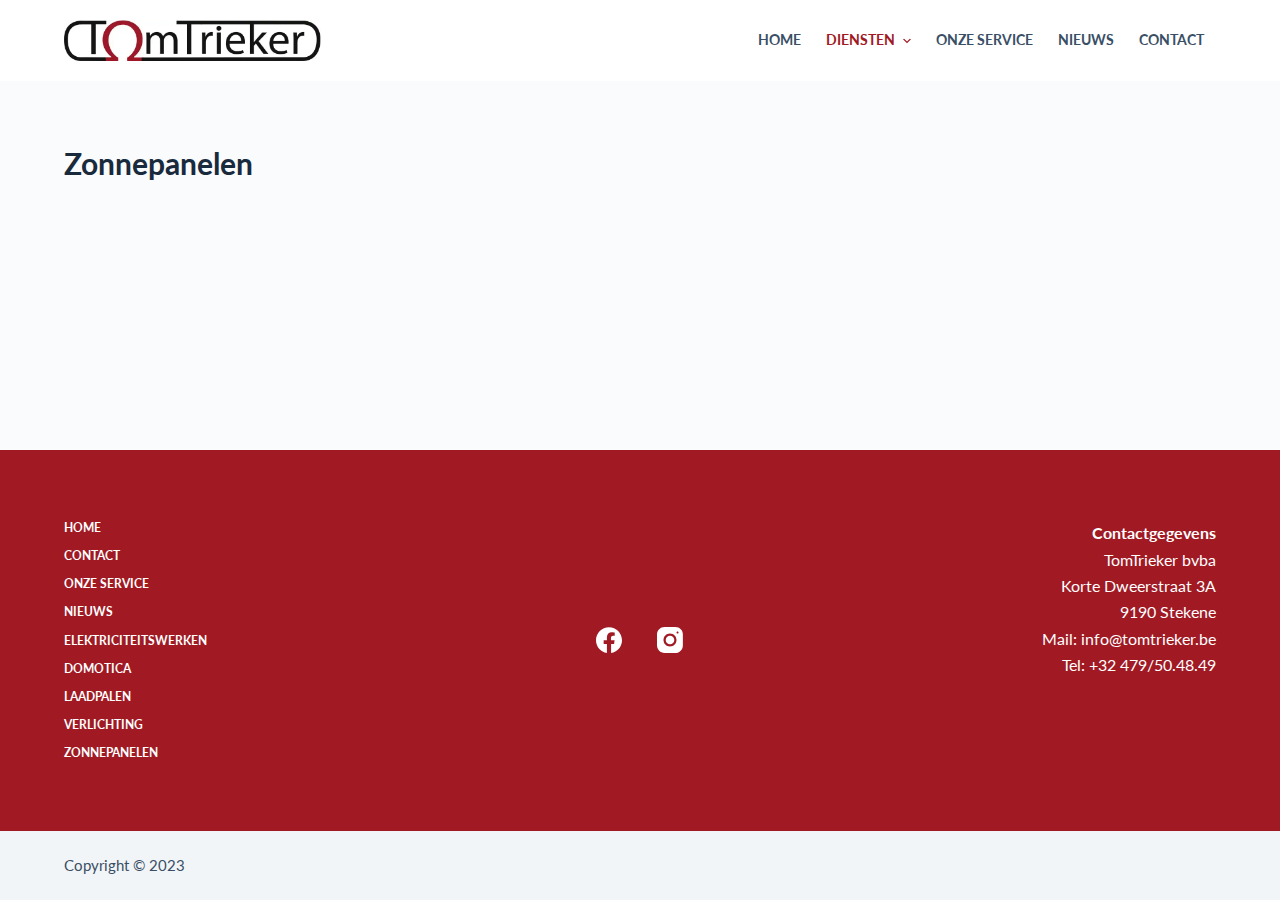
<file: zonnepanelen/index.html>
<!DOCTYPE html>
<html lang="nl-BE">
<head>
	
	<meta charset="UTF-8">
	<meta name="viewport" content="width=device-width, initial-scale=1, maximum-scale=5, viewport-fit=cover">
	<link rel="profile" href="https://gmpg.org/xfn/11">

	<title>Zonnepanelen &#8211; Tomtrieker</title>
<meta name="robots" content="max-image-preview:large">
<link rel="dns-prefetch" href="//fonts.googleapis.com">
<link rel="alternate" type="application/rss+xml" title="Tomtrieker &raquo; feed" href="https://dcmaticshare.github.io/tom/feed/">
<link rel="alternate" type="application/rss+xml" title="Tomtrieker &raquo; reactiesfeed" href="https://dcmaticshare.github.io/tom/comments/feed/">
<link rel="stylesheet" id="blocksy-dynamic-global-css" href="https://dcmaticshare.github.io/tom/wp-content/uploads/blocksy/css/global.css?ver=15715" media="all">
<link rel="stylesheet" id="wp-block-library-css" href="https://dcmaticshare.github.io/tom/wp-includes/css/dist/block-library/style.min.css?ver=6.3.1" media="all">
<style id="global-styles-inline-css">body{--wp--preset--color--black: #000000;--wp--preset--color--cyan-bluish-gray: #abb8c3;--wp--preset--color--white: #ffffff;--wp--preset--color--pale-pink: #f78da7;--wp--preset--color--vivid-red: #cf2e2e;--wp--preset--color--luminous-vivid-orange: #ff6900;--wp--preset--color--luminous-vivid-amber: #fcb900;--wp--preset--color--light-green-cyan: #7bdcb5;--wp--preset--color--vivid-green-cyan: #00d084;--wp--preset--color--pale-cyan-blue: #8ed1fc;--wp--preset--color--vivid-cyan-blue: #0693e3;--wp--preset--color--vivid-purple: #9b51e0;--wp--preset--color--palette-color-1: var(--paletteColor1, #A01923);--wp--preset--color--palette-color-2: var(--paletteColor2, #202020);--wp--preset--color--palette-color-3: var(--paletteColor3, #3A4F66);--wp--preset--color--palette-color-4: var(--paletteColor4, #192a3d);--wp--preset--color--palette-color-5: var(--paletteColor5, #e1e8ed);--wp--preset--color--palette-color-6: var(--paletteColor6, #f2f5f7);--wp--preset--color--palette-color-7: var(--paletteColor7, #FAFBFC);--wp--preset--color--palette-color-8: var(--paletteColor8, #ffffff);--wp--preset--gradient--vivid-cyan-blue-to-vivid-purple: linear-gradient(135deg,rgba(6,147,227,1) 0%,rgb(155,81,224) 100%);--wp--preset--gradient--light-green-cyan-to-vivid-green-cyan: linear-gradient(135deg,rgb(122,220,180) 0%,rgb(0,208,130) 100%);--wp--preset--gradient--luminous-vivid-amber-to-luminous-vivid-orange: linear-gradient(135deg,rgba(252,185,0,1) 0%,rgba(255,105,0,1) 100%);--wp--preset--gradient--luminous-vivid-orange-to-vivid-red: linear-gradient(135deg,rgba(255,105,0,1) 0%,rgb(207,46,46) 100%);--wp--preset--gradient--very-light-gray-to-cyan-bluish-gray: linear-gradient(135deg,rgb(238,238,238) 0%,rgb(169,184,195) 100%);--wp--preset--gradient--cool-to-warm-spectrum: linear-gradient(135deg,rgb(74,234,220) 0%,rgb(151,120,209) 20%,rgb(207,42,186) 40%,rgb(238,44,130) 60%,rgb(251,105,98) 80%,rgb(254,248,76) 100%);--wp--preset--gradient--blush-light-purple: linear-gradient(135deg,rgb(255,206,236) 0%,rgb(152,150,240) 100%);--wp--preset--gradient--blush-bordeaux: linear-gradient(135deg,rgb(254,205,165) 0%,rgb(254,45,45) 50%,rgb(107,0,62) 100%);--wp--preset--gradient--luminous-dusk: linear-gradient(135deg,rgb(255,203,112) 0%,rgb(199,81,192) 50%,rgb(65,88,208) 100%);--wp--preset--gradient--pale-ocean: linear-gradient(135deg,rgb(255,245,203) 0%,rgb(182,227,212) 50%,rgb(51,167,181) 100%);--wp--preset--gradient--electric-grass: linear-gradient(135deg,rgb(202,248,128) 0%,rgb(113,206,126) 100%);--wp--preset--gradient--midnight: linear-gradient(135deg,rgb(2,3,129) 0%,rgb(40,116,252) 100%);--wp--preset--gradient--juicy-peach: linear-gradient(to right, #ffecd2 0%, #fcb69f 100%);--wp--preset--gradient--young-passion: linear-gradient(to right, #ff8177 0%, #ff867a 0%, #ff8c7f 21%, #f99185 52%, #cf556c 78%, #b12a5b 100%);--wp--preset--gradient--true-sunset: linear-gradient(to right, #fa709a 0%, #fee140 100%);--wp--preset--gradient--morpheus-den: linear-gradient(to top, #30cfd0 0%, #330867 100%);--wp--preset--gradient--plum-plate: linear-gradient(135deg, #667eea 0%, #764ba2 100%);--wp--preset--gradient--aqua-splash: linear-gradient(15deg, #13547a 0%, #80d0c7 100%);--wp--preset--gradient--love-kiss: linear-gradient(to top, #ff0844 0%, #ffb199 100%);--wp--preset--gradient--new-retrowave: linear-gradient(to top, #3b41c5 0%, #a981bb 49%, #ffc8a9 100%);--wp--preset--gradient--plum-bath: linear-gradient(to top, #cc208e 0%, #6713d2 100%);--wp--preset--gradient--high-flight: linear-gradient(to right, #0acffe 0%, #495aff 100%);--wp--preset--gradient--teen-party: linear-gradient(-225deg, #FF057C 0%, #8D0B93 50%, #321575 100%);--wp--preset--gradient--fabled-sunset: linear-gradient(-225deg, #231557 0%, #44107A 29%, #FF1361 67%, #FFF800 100%);--wp--preset--gradient--arielle-smile: radial-gradient(circle 248px at center, #16d9e3 0%, #30c7ec 47%, #46aef7 100%);--wp--preset--gradient--itmeo-branding: linear-gradient(180deg, #2af598 0%, #009efd 100%);--wp--preset--gradient--deep-blue: linear-gradient(to right, #6a11cb 0%, #2575fc 100%);--wp--preset--gradient--strong-bliss: linear-gradient(to right, #f78ca0 0%, #f9748f 19%, #fd868c 60%, #fe9a8b 100%);--wp--preset--gradient--sweet-period: linear-gradient(to top, #3f51b1 0%, #5a55ae 13%, #7b5fac 25%, #8f6aae 38%, #a86aa4 50%, #cc6b8e 62%, #f18271 75%, #f3a469 87%, #f7c978 100%);--wp--preset--gradient--purple-division: linear-gradient(to top, #7028e4 0%, #e5b2ca 100%);--wp--preset--gradient--cold-evening: linear-gradient(to top, #0c3483 0%, #a2b6df 100%, #6b8cce 100%, #a2b6df 100%);--wp--preset--gradient--mountain-rock: linear-gradient(to right, #868f96 0%, #596164 100%);--wp--preset--gradient--desert-hump: linear-gradient(to top, #c79081 0%, #dfa579 100%);--wp--preset--gradient--ethernal-constance: linear-gradient(to top, #09203f 0%, #537895 100%);--wp--preset--gradient--happy-memories: linear-gradient(-60deg, #ff5858 0%, #f09819 100%);--wp--preset--gradient--grown-early: linear-gradient(to top, #0ba360 0%, #3cba92 100%);--wp--preset--gradient--morning-salad: linear-gradient(-225deg, #B7F8DB 0%, #50A7C2 100%);--wp--preset--gradient--night-call: linear-gradient(-225deg, #AC32E4 0%, #7918F2 48%, #4801FF 100%);--wp--preset--gradient--mind-crawl: linear-gradient(-225deg, #473B7B 0%, #3584A7 51%, #30D2BE 100%);--wp--preset--gradient--angel-care: linear-gradient(-225deg, #FFE29F 0%, #FFA99F 48%, #FF719A 100%);--wp--preset--gradient--juicy-cake: linear-gradient(to top, #e14fad 0%, #f9d423 100%);--wp--preset--gradient--rich-metal: linear-gradient(to right, #d7d2cc 0%, #304352 100%);--wp--preset--gradient--mole-hall: linear-gradient(-20deg, #616161 0%, #9bc5c3 100%);--wp--preset--gradient--cloudy-knoxville: linear-gradient(120deg, #fdfbfb 0%, #ebedee 100%);--wp--preset--gradient--soft-grass: linear-gradient(to top, #c1dfc4 0%, #deecdd 100%);--wp--preset--gradient--saint-petersburg: linear-gradient(135deg, #f5f7fa 0%, #c3cfe2 100%);--wp--preset--gradient--everlasting-sky: linear-gradient(135deg, #fdfcfb 0%, #e2d1c3 100%);--wp--preset--gradient--kind-steel: linear-gradient(-20deg, #e9defa 0%, #fbfcdb 100%);--wp--preset--gradient--over-sun: linear-gradient(60deg, #abecd6 0%, #fbed96 100%);--wp--preset--gradient--premium-white: linear-gradient(to top, #d5d4d0 0%, #d5d4d0 1%, #eeeeec 31%, #efeeec 75%, #e9e9e7 100%);--wp--preset--gradient--clean-mirror: linear-gradient(45deg, #93a5cf 0%, #e4efe9 100%);--wp--preset--gradient--wild-apple: linear-gradient(to top, #d299c2 0%, #fef9d7 100%);--wp--preset--gradient--snow-again: linear-gradient(to top, #e6e9f0 0%, #eef1f5 100%);--wp--preset--gradient--confident-cloud: linear-gradient(to top, #dad4ec 0%, #dad4ec 1%, #f3e7e9 100%);--wp--preset--gradient--glass-water: linear-gradient(to top, #dfe9f3 0%, white 100%);--wp--preset--gradient--perfect-white: linear-gradient(-225deg, #E3FDF5 0%, #FFE6FA 100%);--wp--preset--font-size--small: 13px;--wp--preset--font-size--medium: 20px;--wp--preset--font-size--large: 36px;--wp--preset--font-size--x-large: 42px;--wp--preset--spacing--20: 0.44rem;--wp--preset--spacing--30: 0.67rem;--wp--preset--spacing--40: 1rem;--wp--preset--spacing--50: 1.5rem;--wp--preset--spacing--60: 2.25rem;--wp--preset--spacing--70: 3.38rem;--wp--preset--spacing--80: 5.06rem;--wp--preset--shadow--natural: 6px 6px 9px rgba(0, 0, 0, 0.2);--wp--preset--shadow--deep: 12px 12px 50px rgba(0, 0, 0, 0.4);--wp--preset--shadow--sharp: 6px 6px 0px rgba(0, 0, 0, 0.2);--wp--preset--shadow--outlined: 6px 6px 0px -3px rgba(255, 255, 255, 1), 6px 6px rgba(0, 0, 0, 1);--wp--preset--shadow--crisp: 6px 6px 0px rgba(0, 0, 0, 1);}body { margin: 0;--wp--style--global--content-size: var(--block-max-width);--wp--style--global--wide-size: var(--block-wide-max-width); }.wp-site-blocks > .alignleft { float: left; margin-right: 2em; }.wp-site-blocks > .alignright { float: right; margin-left: 2em; }.wp-site-blocks > .aligncenter { justify-content: center; margin-left: auto; margin-right: auto; }:where(.wp-site-blocks) > * { margin-block-start: var(--content-spacing); margin-block-end: 0; }:where(.wp-site-blocks) > :first-child:first-child { margin-block-start: 0; }:where(.wp-site-blocks) > :last-child:last-child { margin-block-end: 0; }body { --wp--style--block-gap: var(--content-spacing); }:where(body .is-layout-flow)  > :first-child:first-child{margin-block-start: 0;}:where(body .is-layout-flow)  > :last-child:last-child{margin-block-end: 0;}:where(body .is-layout-flow)  > *{margin-block-start: var(--content-spacing);margin-block-end: 0;}:where(body .is-layout-constrained)  > :first-child:first-child{margin-block-start: 0;}:where(body .is-layout-constrained)  > :last-child:last-child{margin-block-end: 0;}:where(body .is-layout-constrained)  > *{margin-block-start: var(--content-spacing);margin-block-end: 0;}:where(body .is-layout-flex) {gap: var(--content-spacing);}:where(body .is-layout-grid) {gap: var(--content-spacing);}body .is-layout-flow > .alignleft{float: left;margin-inline-start: 0;margin-inline-end: 2em;}body .is-layout-flow > .alignright{float: right;margin-inline-start: 2em;margin-inline-end: 0;}body .is-layout-flow > .aligncenter{margin-left: auto !important;margin-right: auto !important;}body .is-layout-constrained > .alignleft{float: left;margin-inline-start: 0;margin-inline-end: 2em;}body .is-layout-constrained > .alignright{float: right;margin-inline-start: 2em;margin-inline-end: 0;}body .is-layout-constrained > .aligncenter{margin-left: auto !important;margin-right: auto !important;}body .is-layout-constrained > :where(:not(.alignleft):not(.alignright):not(.alignfull)){max-width: var(--wp--style--global--content-size);margin-left: auto !important;margin-right: auto !important;}body .is-layout-constrained > .alignwide{max-width: var(--wp--style--global--wide-size);}body .is-layout-flex{display: flex;}body .is-layout-flex{flex-wrap: wrap;align-items: center;}body .is-layout-flex > *{margin: 0;}body .is-layout-grid{display: grid;}body .is-layout-grid > *{margin: 0;}body{padding-top: 0px;padding-right: 0px;padding-bottom: 0px;padding-left: 0px;}.has-black-color{color: var(--wp--preset--color--black) !important;}.has-cyan-bluish-gray-color{color: var(--wp--preset--color--cyan-bluish-gray) !important;}.has-white-color{color: var(--wp--preset--color--white) !important;}.has-pale-pink-color{color: var(--wp--preset--color--pale-pink) !important;}.has-vivid-red-color{color: var(--wp--preset--color--vivid-red) !important;}.has-luminous-vivid-orange-color{color: var(--wp--preset--color--luminous-vivid-orange) !important;}.has-luminous-vivid-amber-color{color: var(--wp--preset--color--luminous-vivid-amber) !important;}.has-light-green-cyan-color{color: var(--wp--preset--color--light-green-cyan) !important;}.has-vivid-green-cyan-color{color: var(--wp--preset--color--vivid-green-cyan) !important;}.has-pale-cyan-blue-color{color: var(--wp--preset--color--pale-cyan-blue) !important;}.has-vivid-cyan-blue-color{color: var(--wp--preset--color--vivid-cyan-blue) !important;}.has-vivid-purple-color{color: var(--wp--preset--color--vivid-purple) !important;}.has-palette-color-1-color{color: var(--wp--preset--color--palette-color-1) !important;}.has-palette-color-2-color{color: var(--wp--preset--color--palette-color-2) !important;}.has-palette-color-3-color{color: var(--wp--preset--color--palette-color-3) !important;}.has-palette-color-4-color{color: var(--wp--preset--color--palette-color-4) !important;}.has-palette-color-5-color{color: var(--wp--preset--color--palette-color-5) !important;}.has-palette-color-6-color{color: var(--wp--preset--color--palette-color-6) !important;}.has-palette-color-7-color{color: var(--wp--preset--color--palette-color-7) !important;}.has-palette-color-8-color{color: var(--wp--preset--color--palette-color-8) !important;}.has-black-background-color{background-color: var(--wp--preset--color--black) !important;}.has-cyan-bluish-gray-background-color{background-color: var(--wp--preset--color--cyan-bluish-gray) !important;}.has-white-background-color{background-color: var(--wp--preset--color--white) !important;}.has-pale-pink-background-color{background-color: var(--wp--preset--color--pale-pink) !important;}.has-vivid-red-background-color{background-color: var(--wp--preset--color--vivid-red) !important;}.has-luminous-vivid-orange-background-color{background-color: var(--wp--preset--color--luminous-vivid-orange) !important;}.has-luminous-vivid-amber-background-color{background-color: var(--wp--preset--color--luminous-vivid-amber) !important;}.has-light-green-cyan-background-color{background-color: var(--wp--preset--color--light-green-cyan) !important;}.has-vivid-green-cyan-background-color{background-color: var(--wp--preset--color--vivid-green-cyan) !important;}.has-pale-cyan-blue-background-color{background-color: var(--wp--preset--color--pale-cyan-blue) !important;}.has-vivid-cyan-blue-background-color{background-color: var(--wp--preset--color--vivid-cyan-blue) !important;}.has-vivid-purple-background-color{background-color: var(--wp--preset--color--vivid-purple) !important;}.has-palette-color-1-background-color{background-color: var(--wp--preset--color--palette-color-1) !important;}.has-palette-color-2-background-color{background-color: var(--wp--preset--color--palette-color-2) !important;}.has-palette-color-3-background-color{background-color: var(--wp--preset--color--palette-color-3) !important;}.has-palette-color-4-background-color{background-color: var(--wp--preset--color--palette-color-4) !important;}.has-palette-color-5-background-color{background-color: var(--wp--preset--color--palette-color-5) !important;}.has-palette-color-6-background-color{background-color: var(--wp--preset--color--palette-color-6) !important;}.has-palette-color-7-background-color{background-color: var(--wp--preset--color--palette-color-7) !important;}.has-palette-color-8-background-color{background-color: var(--wp--preset--color--palette-color-8) !important;}.has-black-border-color{border-color: var(--wp--preset--color--black) !important;}.has-cyan-bluish-gray-border-color{border-color: var(--wp--preset--color--cyan-bluish-gray) !important;}.has-white-border-color{border-color: var(--wp--preset--color--white) !important;}.has-pale-pink-border-color{border-color: var(--wp--preset--color--pale-pink) !important;}.has-vivid-red-border-color{border-color: var(--wp--preset--color--vivid-red) !important;}.has-luminous-vivid-orange-border-color{border-color: var(--wp--preset--color--luminous-vivid-orange) !important;}.has-luminous-vivid-amber-border-color{border-color: var(--wp--preset--color--luminous-vivid-amber) !important;}.has-light-green-cyan-border-color{border-color: var(--wp--preset--color--light-green-cyan) !important;}.has-vivid-green-cyan-border-color{border-color: var(--wp--preset--color--vivid-green-cyan) !important;}.has-pale-cyan-blue-border-color{border-color: var(--wp--preset--color--pale-cyan-blue) !important;}.has-vivid-cyan-blue-border-color{border-color: var(--wp--preset--color--vivid-cyan-blue) !important;}.has-vivid-purple-border-color{border-color: var(--wp--preset--color--vivid-purple) !important;}.has-palette-color-1-border-color{border-color: var(--wp--preset--color--palette-color-1) !important;}.has-palette-color-2-border-color{border-color: var(--wp--preset--color--palette-color-2) !important;}.has-palette-color-3-border-color{border-color: var(--wp--preset--color--palette-color-3) !important;}.has-palette-color-4-border-color{border-color: var(--wp--preset--color--palette-color-4) !important;}.has-palette-color-5-border-color{border-color: var(--wp--preset--color--palette-color-5) !important;}.has-palette-color-6-border-color{border-color: var(--wp--preset--color--palette-color-6) !important;}.has-palette-color-7-border-color{border-color: var(--wp--preset--color--palette-color-7) !important;}.has-palette-color-8-border-color{border-color: var(--wp--preset--color--palette-color-8) !important;}.has-vivid-cyan-blue-to-vivid-purple-gradient-background{background: var(--wp--preset--gradient--vivid-cyan-blue-to-vivid-purple) !important;}.has-light-green-cyan-to-vivid-green-cyan-gradient-background{background: var(--wp--preset--gradient--light-green-cyan-to-vivid-green-cyan) !important;}.has-luminous-vivid-amber-to-luminous-vivid-orange-gradient-background{background: var(--wp--preset--gradient--luminous-vivid-amber-to-luminous-vivid-orange) !important;}.has-luminous-vivid-orange-to-vivid-red-gradient-background{background: var(--wp--preset--gradient--luminous-vivid-orange-to-vivid-red) !important;}.has-very-light-gray-to-cyan-bluish-gray-gradient-background{background: var(--wp--preset--gradient--very-light-gray-to-cyan-bluish-gray) !important;}.has-cool-to-warm-spectrum-gradient-background{background: var(--wp--preset--gradient--cool-to-warm-spectrum) !important;}.has-blush-light-purple-gradient-background{background: var(--wp--preset--gradient--blush-light-purple) !important;}.has-blush-bordeaux-gradient-background{background: var(--wp--preset--gradient--blush-bordeaux) !important;}.has-luminous-dusk-gradient-background{background: var(--wp--preset--gradient--luminous-dusk) !important;}.has-pale-ocean-gradient-background{background: var(--wp--preset--gradient--pale-ocean) !important;}.has-electric-grass-gradient-background{background: var(--wp--preset--gradient--electric-grass) !important;}.has-midnight-gradient-background{background: var(--wp--preset--gradient--midnight) !important;}.has-juicy-peach-gradient-background{background: var(--wp--preset--gradient--juicy-peach) !important;}.has-young-passion-gradient-background{background: var(--wp--preset--gradient--young-passion) !important;}.has-true-sunset-gradient-background{background: var(--wp--preset--gradient--true-sunset) !important;}.has-morpheus-den-gradient-background{background: var(--wp--preset--gradient--morpheus-den) !important;}.has-plum-plate-gradient-background{background: var(--wp--preset--gradient--plum-plate) !important;}.has-aqua-splash-gradient-background{background: var(--wp--preset--gradient--aqua-splash) !important;}.has-love-kiss-gradient-background{background: var(--wp--preset--gradient--love-kiss) !important;}.has-new-retrowave-gradient-background{background: var(--wp--preset--gradient--new-retrowave) !important;}.has-plum-bath-gradient-background{background: var(--wp--preset--gradient--plum-bath) !important;}.has-high-flight-gradient-background{background: var(--wp--preset--gradient--high-flight) !important;}.has-teen-party-gradient-background{background: var(--wp--preset--gradient--teen-party) !important;}.has-fabled-sunset-gradient-background{background: var(--wp--preset--gradient--fabled-sunset) !important;}.has-arielle-smile-gradient-background{background: var(--wp--preset--gradient--arielle-smile) !important;}.has-itmeo-branding-gradient-background{background: var(--wp--preset--gradient--itmeo-branding) !important;}.has-deep-blue-gradient-background{background: var(--wp--preset--gradient--deep-blue) !important;}.has-strong-bliss-gradient-background{background: var(--wp--preset--gradient--strong-bliss) !important;}.has-sweet-period-gradient-background{background: var(--wp--preset--gradient--sweet-period) !important;}.has-purple-division-gradient-background{background: var(--wp--preset--gradient--purple-division) !important;}.has-cold-evening-gradient-background{background: var(--wp--preset--gradient--cold-evening) !important;}.has-mountain-rock-gradient-background{background: var(--wp--preset--gradient--mountain-rock) !important;}.has-desert-hump-gradient-background{background: var(--wp--preset--gradient--desert-hump) !important;}.has-ethernal-constance-gradient-background{background: var(--wp--preset--gradient--ethernal-constance) !important;}.has-happy-memories-gradient-background{background: var(--wp--preset--gradient--happy-memories) !important;}.has-grown-early-gradient-background{background: var(--wp--preset--gradient--grown-early) !important;}.has-morning-salad-gradient-background{background: var(--wp--preset--gradient--morning-salad) !important;}.has-night-call-gradient-background{background: var(--wp--preset--gradient--night-call) !important;}.has-mind-crawl-gradient-background{background: var(--wp--preset--gradient--mind-crawl) !important;}.has-angel-care-gradient-background{background: var(--wp--preset--gradient--angel-care) !important;}.has-juicy-cake-gradient-background{background: var(--wp--preset--gradient--juicy-cake) !important;}.has-rich-metal-gradient-background{background: var(--wp--preset--gradient--rich-metal) !important;}.has-mole-hall-gradient-background{background: var(--wp--preset--gradient--mole-hall) !important;}.has-cloudy-knoxville-gradient-background{background: var(--wp--preset--gradient--cloudy-knoxville) !important;}.has-soft-grass-gradient-background{background: var(--wp--preset--gradient--soft-grass) !important;}.has-saint-petersburg-gradient-background{background: var(--wp--preset--gradient--saint-petersburg) !important;}.has-everlasting-sky-gradient-background{background: var(--wp--preset--gradient--everlasting-sky) !important;}.has-kind-steel-gradient-background{background: var(--wp--preset--gradient--kind-steel) !important;}.has-over-sun-gradient-background{background: var(--wp--preset--gradient--over-sun) !important;}.has-premium-white-gradient-background{background: var(--wp--preset--gradient--premium-white) !important;}.has-clean-mirror-gradient-background{background: var(--wp--preset--gradient--clean-mirror) !important;}.has-wild-apple-gradient-background{background: var(--wp--preset--gradient--wild-apple) !important;}.has-snow-again-gradient-background{background: var(--wp--preset--gradient--snow-again) !important;}.has-confident-cloud-gradient-background{background: var(--wp--preset--gradient--confident-cloud) !important;}.has-glass-water-gradient-background{background: var(--wp--preset--gradient--glass-water) !important;}.has-perfect-white-gradient-background{background: var(--wp--preset--gradient--perfect-white) !important;}.has-small-font-size{font-size: var(--wp--preset--font-size--small) !important;}.has-medium-font-size{font-size: var(--wp--preset--font-size--medium) !important;}.has-large-font-size{font-size: var(--wp--preset--font-size--large) !important;}.has-x-large-font-size{font-size: var(--wp--preset--font-size--x-large) !important;}
.wp-block-navigation a:where(:not(.wp-element-button)){color: inherit;}
.wp-block-pullquote{font-size: 1.5em;line-height: 1.6;}</style>
<link rel="stylesheet" id="contact-form-7-css" href="https://dcmaticshare.github.io/tom/wp-content/plugins/contact-form-7/includes/css/styles.css?ver=5.8" media="all">
<link rel="stylesheet" id="blocksy-fonts-font-source-google-css" href="https://fonts.googleapis.com/css2?family=Lato:wght@400;500;600;700&#038;display=swap" media="all">
<link rel="stylesheet" id="ct-main-styles-css" href="https://dcmaticshare.github.io/tom/wp-content/themes/blocksy/static/bundle/main.min.css?ver=1.9.6" media="all">
<link rel="stylesheet" id="ct-page-title-styles-css" href="https://dcmaticshare.github.io/tom/wp-content/themes/blocksy/static/bundle/page-title.min.css?ver=1.9.6" media="all">
<link rel="stylesheet" id="ct-elementor-styles-css" href="https://dcmaticshare.github.io/tom/wp-content/themes/blocksy/static/bundle/elementor-frontend.min.css?ver=1.9.6" media="all">
<link rel="stylesheet" id="ct-cf-7-styles-css" href="https://dcmaticshare.github.io/tom/wp-content/themes/blocksy/static/bundle/cf-7.min.css?ver=1.9.6" media="all">
<link rel="https://api.w.org/" href="https://dcmaticshare.github.io/tom/wp-json/">
<link rel="alternate" type="application/json" href="https://dcmaticshare.github.io/tom/wp-json/wp/v2/pages/168">
<link rel="EditURI" type="application/rsd+xml" title="RSD" href="https://dcmaticshare.github.io/tom/xmlrpc.php?rsd">
<meta name="generator" content="WordPress 6.3.1">
<link rel="canonical" href="https://dcmaticshare.github.io/tom/zonnepanelen/">
<link rel="shortlink" href="https://dcmaticshare.github.io/tom/?p=168">
<link rel="alternate" type="application/json+oembed" href="https://dcmaticshare.github.io/tom/wp-json/oembed/1.0/embed?url=http%3A%2F%2Fhttps%3A%2F%2Fdcmaticshare.github.io%2Ftom%2Fzonnepanelen%2F">
<link rel="alternate" type="text/xml+oembed" href="https://dcmaticshare.github.io/tom/wp-json/oembed/1.0/embed?url=http%3A%2F%2Fhttps%3A%2F%2Fdcmaticshare.github.io%2Ftom%2Fzonnepanelen%2F#038;format=xml">
<noscript><link rel="stylesheet" href="https://dcmaticshare.github.io/tom/wp-content/themes/blocksy/static/bundle/no-scripts.min.css" type="text/css"></noscript>
<meta name="generator" content="Elementor 3.16.4; features: e_dom_optimization, e_optimized_assets_loading, e_optimized_css_loading, additional_custom_breakpoints; settings: css_print_method-external, google_font-enabled, font_display-swap">
	</head>


<body class="page-template-default page page-id-168 wp-custom-logo wp-embed-responsive elementor-default elementor-kit-6 ct-loading ct-elementor-default-template" data-link="type-2" data-prefix="single_page" data-header="type-1:sticky" data-footer="type-1" itemscope="itemscope" itemtype="https://schema.org/WebPage">

<a class="skip-link show-on-focus" href="#main">
	Skip to content</a>

<div class="ct-drawer-canvas"><div id="offcanvas" class="ct-panel ct-header" data-behaviour="right-side"><div class="ct-panel-inner">
		<div class="ct-panel-actions">
			<button class="ct-toggle-close" data-type="type-1" aria-label="Close drawer">
				<svg class="ct-icon" width="12" height="12" viewbox="0 0 15 15"><path d="M1 15a1 1 0 01-.71-.29 1 1 0 010-1.41l5.8-5.8-5.8-5.8A1 1 0 011.7.29l5.8 5.8 5.8-5.8a1 1 0 011.41 1.41l-5.8 5.8 5.8 5.8a1 1 0 01-1.41 1.41l-5.8-5.8-5.8 5.8A1 1 0 011 15z"></path></svg>
			</button>
		</div>
		<div class="ct-panel-content" data-device="desktop"></div>
<div class="ct-panel-content" data-device="mobile">
<nav class="mobile-menu has-submenu" data-id="mobile-menu" data-interaction="click" data-toggle-type="type-1" aria-label="Off Canvas Menu">
	<ul id="menu-main-menu-1" role="menubar">
<li class="menu-item menu-item-type-post_type menu-item-object-page menu-item-home menu-item-152" role="none"><a href="https://dcmaticshare.github.io/tom/" class="ct-menu-link" role="menuitem">Home</a></li>
<li class="menu-item menu-item-type-custom menu-item-object-custom current-menu-ancestor current-menu-parent menu-item-has-children menu-item-151" role="none">
<span class="ct-sub-menu-parent"><a href="#" class="ct-menu-link" role="menuitem">Diensten</a><button class="ct-toggle-dropdown-mobile" aria-label="Expand dropdown menu" aria-haspopup="true" aria-expanded="false" role="menuitem"><svg class="ct-icon toggle-icon-1" width="15" height="15" viewbox="0 0 15 15"><path d="M3.9,5.1l3.6,3.6l3.6-3.6l1.4,0.7l-5,5l-5-5L3.9,5.1z"></path></svg></button></span>
<ul class="sub-menu" role="menu">
	<li class="menu-item menu-item-type-post_type menu-item-object-page menu-item-176" role="none"><a href="https://dcmaticshare.github.io/tom/elektriciteitswerken/" class="ct-menu-link" role="menuitem">Elektriciteitswerken</a></li>
	<li class="menu-item menu-item-type-post_type menu-item-object-page menu-item-175" role="none"><a href="https://dcmaticshare.github.io/tom/domotica/" class="ct-menu-link" role="menuitem">Domotica</a></li>
	<li class="menu-item menu-item-type-post_type menu-item-object-page menu-item-174" role="none"><a href="https://dcmaticshare.github.io/tom/verlichting/" class="ct-menu-link" role="menuitem">Verlichting</a></li>
	<li class="menu-item menu-item-type-post_type menu-item-object-page current-menu-item page_item page-item-168 current_page_item menu-item-173" role="none"><a href="https://dcmaticshare.github.io/tom/zonnepanelen/" aria-current="page" class="ct-menu-link" role="menuitem">Zonnepanelen</a></li>
	<li class="menu-item menu-item-type-post_type menu-item-object-page menu-item-172" role="none"><a href="https://dcmaticshare.github.io/tom/laadpalen/" class="ct-menu-link" role="menuitem">Laadpalen</a></li>
</ul>
</li>
<li class="menu-item menu-item-type-post_type menu-item-object-page menu-item-161" role="none"><a href="https://dcmaticshare.github.io/tom/onze-service/" class="ct-menu-link" role="menuitem">Onze service</a></li>
<li class="menu-item menu-item-type-post_type menu-item-object-page menu-item-160" role="none"><a href="https://dcmaticshare.github.io/tom/nieuws/" class="ct-menu-link" role="menuitem">Nieuws</a></li>
<li class="menu-item menu-item-type-post_type menu-item-object-page menu-item-159" role="none"><a href="https://dcmaticshare.github.io/tom/contact/" class="ct-menu-link" role="menuitem">Contact</a></li>
</ul></nav>

</div>
</div></div></div>
<div id="main-container">
	<header id="header" class="ct-header" data-id="type-1" itemscope="" itemtype="https://schema.org/WPHeader"><div data-device="desktop"><div class="ct-sticky-container"><div data-sticky="shrink"><div data-row="middle" data-column-set="2"><div class="ct-container">
<div data-column="start" data-placements="1"><div data-items="primary">
<div class="site-branding" data-id="logo" itemscope="itemscope" itemtype="https://schema.org/Organization">

			<a href="https://dcmaticshare.github.io/tom/" class="site-logo-container" rel="home"><img width="832" height="136" src="https://dcmaticshare.github.io/tom/wp-content/uploads/2023/09/Tomtrieker-Logo-Kleur.webp" class="default-logo" alt="Tomtrieker - Logo - Kleur"></a>	
	</div>

</div></div>
<div data-column="end" data-placements="1"><div data-items="primary">
<nav id="header-menu-1" class="header-menu-1" data-id="menu" data-interaction="hover" data-menu="type-1" data-dropdown="type-1:simple" data-responsive="no" itemscope="" itemtype="https://schema.org/SiteNavigationElement" aria-label="Header Menu">

	<ul id="menu-main-menu" class="menu" role="menubar">
<li id="menu-item-152" class="menu-item menu-item-type-post_type menu-item-object-page menu-item-home menu-item-152" role="none"><a href="https://dcmaticshare.github.io/tom/" class="ct-menu-link" role="menuitem">Home</a></li>
<li id="menu-item-151" class="menu-item menu-item-type-custom menu-item-object-custom current-menu-ancestor current-menu-parent menu-item-has-children menu-item-151 animated-submenu" role="none">
<a href="#" class="ct-menu-link" role="menuitem">Diensten<span class="ct-toggle-dropdown-desktop"><svg class="ct-icon" width="8" height="8" viewbox="0 0 15 15"><path d="M2.1,3.2l5.4,5.4l5.4-5.4L15,4.3l-7.5,7.5L0,4.3L2.1,3.2z"></path></svg></span></a><button class="ct-toggle-dropdown-desktop-ghost" aria-label="Expand dropdown menu" aria-haspopup="true" aria-expanded="false" role="menuitem"></button>
<ul class="sub-menu" role="menu">
	<li id="menu-item-176" class="menu-item menu-item-type-post_type menu-item-object-page menu-item-176" role="none"><a href="https://dcmaticshare.github.io/tom/elektriciteitswerken/" class="ct-menu-link" role="menuitem">Elektriciteitswerken</a></li>
	<li id="menu-item-175" class="menu-item menu-item-type-post_type menu-item-object-page menu-item-175" role="none"><a href="https://dcmaticshare.github.io/tom/domotica/" class="ct-menu-link" role="menuitem">Domotica</a></li>
	<li id="menu-item-174" class="menu-item menu-item-type-post_type menu-item-object-page menu-item-174" role="none"><a href="https://dcmaticshare.github.io/tom/verlichting/" class="ct-menu-link" role="menuitem">Verlichting</a></li>
	<li id="menu-item-173" class="menu-item menu-item-type-post_type menu-item-object-page current-menu-item page_item page-item-168 current_page_item menu-item-173" role="none"><a href="https://dcmaticshare.github.io/tom/zonnepanelen/" aria-current="page" class="ct-menu-link" role="menuitem">Zonnepanelen</a></li>
	<li id="menu-item-172" class="menu-item menu-item-type-post_type menu-item-object-page menu-item-172" role="none"><a href="https://dcmaticshare.github.io/tom/laadpalen/" class="ct-menu-link" role="menuitem">Laadpalen</a></li>
</ul>
</li>
<li id="menu-item-161" class="menu-item menu-item-type-post_type menu-item-object-page menu-item-161" role="none"><a href="https://dcmaticshare.github.io/tom/onze-service/" class="ct-menu-link" role="menuitem">Onze service</a></li>
<li id="menu-item-160" class="menu-item menu-item-type-post_type menu-item-object-page menu-item-160" role="none"><a href="https://dcmaticshare.github.io/tom/nieuws/" class="ct-menu-link" role="menuitem">Nieuws</a></li>
<li id="menu-item-159" class="menu-item menu-item-type-post_type menu-item-object-page menu-item-159" role="none"><a href="https://dcmaticshare.github.io/tom/contact/" class="ct-menu-link" role="menuitem">Contact</a></li>
</ul></nav>

</div></div>
</div></div></div></div></div>
<div data-device="mobile"><div class="ct-sticky-container"><div data-sticky="shrink"><div data-row="middle" data-column-set="2"><div class="ct-container">
<div data-column="start" data-placements="1"><div data-items="primary">
<div class="site-branding" data-id="logo">

			<a href="https://dcmaticshare.github.io/tom/" class="site-logo-container" rel="home"><img width="832" height="136" src="https://dcmaticshare.github.io/tom/wp-content/uploads/2023/09/Tomtrieker-Logo-Kleur.webp" class="default-logo" alt="Tomtrieker - Logo - Kleur"></a>	
	</div>

</div></div>
<div data-column="end" data-placements="1"><div data-items="primary">
<button data-toggle-panel="#offcanvas" class="ct-header-trigger ct-toggle " data-design="simple" data-label="right" aria-label="Open off canvas" data-id="trigger">

	<span class="ct-label ct-hidden-sm ct-hidden-md ct-hidden-lg">Menu</span>

	<svg class="ct-icon" width="18" height="14" viewbox="0 0 18 14" aria-hidden="true" data-type="type-1">

		<rect y="0.00" width="18" height="1.7" rx="1"></rect>
		<rect y="6.15" width="18" height="1.7" rx="1"></rect>
		<rect y="12.3" width="18" height="1.7" rx="1"></rect>
	</svg>
</button>
</div></div>
</div></div></div></div></div></header>
	<main id="main" class="site-main hfeed">

		
	<div class="ct-container-full" data-content="normal" data-vertical-spacing="top:bottom">

		
		
	<article id="post-168" class="post-168 page type-page status-publish hentry">

		
<div class="hero-section" data-type="type-1">
			<header class="entry-header">
			<h1 class="page-title" title="Zonnepanelen" itemprop="headline">Zonnepanelen</h1>		</header>
	</div>

		
		
		<div class="entry-content">
					</div>

		
		
		
		
	</article>

	
		
			</div>

	</main>

	<footer id="footer" class="ct-footer" data-id="type-1" itemscope="" itemtype="https://schema.org/WPFooter"><div data-row="middle"><div class="ct-container">
<div data-column="menu">
<nav id="footer-menu" class="footer-menu-inline " data-id="menu" itemscope="" itemtype="https://schema.org/SiteNavigationElement" aria-label="Footer Menu">

	<ul id="menu-footer-menu" class="menu" role="menubar">
<li id="menu-item-182" class="menu-item menu-item-type-post_type menu-item-object-page menu-item-home menu-item-182" role="none"><a href="https://dcmaticshare.github.io/tom/" class="ct-menu-link" role="menuitem">Home</a></li>
<li id="menu-item-183" class="menu-item menu-item-type-post_type menu-item-object-page menu-item-183" role="none"><a href="https://dcmaticshare.github.io/tom/contact/" class="ct-menu-link" role="menuitem">Contact</a></li>
<li id="menu-item-188" class="menu-item menu-item-type-post_type menu-item-object-page menu-item-188" role="none"><a href="https://dcmaticshare.github.io/tom/onze-service/" class="ct-menu-link" role="menuitem">Onze service</a></li>
<li id="menu-item-187" class="menu-item menu-item-type-post_type menu-item-object-page menu-item-187" role="none"><a href="https://dcmaticshare.github.io/tom/nieuws/" class="ct-menu-link" role="menuitem">Nieuws</a></li>
<li id="menu-item-185" class="menu-item menu-item-type-post_type menu-item-object-page menu-item-185" role="none"><a href="https://dcmaticshare.github.io/tom/elektriciteitswerken/" class="ct-menu-link" role="menuitem">Elektriciteitswerken</a></li>
<li id="menu-item-184" class="menu-item menu-item-type-post_type menu-item-object-page menu-item-184" role="none"><a href="https://dcmaticshare.github.io/tom/domotica/" class="ct-menu-link" role="menuitem">Domotica</a></li>
<li id="menu-item-186" class="menu-item menu-item-type-post_type menu-item-object-page menu-item-186" role="none"><a href="https://dcmaticshare.github.io/tom/laadpalen/" class="ct-menu-link" role="menuitem">Laadpalen</a></li>
<li id="menu-item-189" class="menu-item menu-item-type-post_type menu-item-object-page menu-item-189" role="none"><a href="https://dcmaticshare.github.io/tom/verlichting/" class="ct-menu-link" role="menuitem">Verlichting</a></li>
<li id="menu-item-190" class="menu-item menu-item-type-post_type menu-item-object-page current-menu-item page_item page-item-168 current_page_item menu-item-190" role="none"><a href="https://dcmaticshare.github.io/tom/zonnepanelen/" aria-current="page" class="ct-menu-link" role="menuitem">Zonnepanelen</a></li>
</ul></nav>
</div>
<div data-column="socials">
<div class="ct-footer-socials" data-id="socials">

	
		<div class="ct-social-box" data-icon-size="custom" data-color="custom" data-icons-type="simple">
			
			
							
				<a href="https://www.facebook.com/370309309763290" data-network="facebook" aria-label="Facebook" target="_blank" rel="noopener">
					<span class="ct-icon-container">
				<svg width="20px" height="20px" viewbox="0 0 20 20" aria-hidden="true">
					<path d="M20,10.1c0-5.5-4.5-10-10-10S0,4.5,0,10.1c0,5,3.7,9.1,8.4,9.9v-7H5.9v-2.9h2.5V7.9C8.4,5.4,9.9,4,12.2,4c1.1,0,2.2,0.2,2.2,0.2v2.5h-1.3c-1.2,0-1.6,0.8-1.6,1.6v1.9h2.8L13.9,13h-2.3v7C16.3,19.2,20,15.1,20,10.1z"></path>
				</svg>
			</span>				</a>
							
				<a href="#" data-network="instagram" aria-label="Instagram" target="_blank" rel="noopener">
					<span class="ct-icon-container">
				<svg width="20" height="20" viewbox="0 0 20 20" aria-hidden="true">
					<circle cx="10" cy="10" r="3.3"></circle>
					<path d="M14.2,0H5.8C2.6,0,0,2.6,0,5.8v8.3C0,17.4,2.6,20,5.8,20h8.3c3.2,0,5.8-2.6,5.8-5.8V5.8C20,2.6,17.4,0,14.2,0zM10,15c-2.8,0-5-2.2-5-5s2.2-5,5-5s5,2.2,5,5S12.8,15,10,15z M15.8,5C15.4,5,15,4.6,15,4.2s0.4-0.8,0.8-0.8s0.8,0.4,0.8,0.8S16.3,5,15.8,5z"></path>
				</svg>
			</span>				</a>
			
			
					</div>

	</div>

</div>
<div data-column="widget-area-1"><div class="ct-widget widget_block widget_text" id="block-8">
<p><strong>Contactgegevens</strong><br>TomTrieker bvba<br>Korte Dweerstraat 3A<br>9190 Stekene<br>Mail: <a href="mailto:info@tomtrieker.be">info@tomtrieker.be</a><br>Tel: <a href="tel:0032479504849">+32 479/50.48.49</a></p>
</div></div>
</div></div>
<div data-row="bottom"><div class="ct-container" data-columns-divider="md:sm"><div data-column="copyright">
<div class="ct-footer-copyright" data-id="copyright">

	<p>Copyright © 2023</p>
</div>
</div></div></div></footer>
</div>

<script src="https://dcmaticshare.github.io/tom/wp-content/plugins/contact-form-7/includes/swv/js/index.js?ver=5.8" id="swv-js"></script>
<script id="contact-form-7-js-extra">var wpcf7 = {"api":{"root":"https:\/\/dcmaticshare.github.io\/tom\/wp-json\/","namespace":"contact-form-7\/v1"}};</script>
<script src="https://dcmaticshare.github.io/tom/wp-content/plugins/contact-form-7/includes/js/index.js?ver=5.8" id="contact-form-7-js"></script>
<script id="ct-scripts-js-extra">var ct_localizations = {"ajax_url":"https:\/\/dcmaticshare.github.io\/tom\/wp-admin\/admin-ajax.php","nonce":"5e4a3b92dc","public_url":"https:\/\/dcmaticshare.github.io\/tom\/wp-content\/themes\/blocksy\/static\/bundle\/","rest_url":"https:\/\/dcmaticshare.github.io\/tom\/wp-json\/","search_url":"https:\/\/dcmaticshare.github.io\/tom\/search\/QUERY_STRING\/","show_more_text":"Show more","more_text":"More","search_live_results":"Search results","search_live_no_result":"No results","search_live_one_result":"You got %s result. Please press Tab to select it.","search_live_many_results":"You got %s results. Please press Tab to select one.","expand_submenu":"Expand dropdown menu","collapse_submenu":"Collapse dropdown menu","dynamic_js_chunks":[{"id":"blocksy_dark_mode","selector":"[data-id=\"dark-mode-switcher\"]","url":"https:\/\/dcmaticshare.github.io\/tom\/wp-content\/plugins\/blocksy-companion\/static\/bundle\/dark-mode.js","trigger":"click"},{"id":"blocksy_sticky_header","selector":"header [data-sticky]","url":"https:\/\/dcmaticshare.github.io\/tom\/wp-content\/plugins\/blocksy-companion\/static\/bundle\/sticky.js"}],"dynamic_styles":{"lazy_load":"https:\/\/dcmaticshare.github.io\/tom\/wp-content\/themes\/blocksy\/static\/bundle\/non-critical-styles.min.css","search_lazy":"https:\/\/dcmaticshare.github.io\/tom\/wp-content\/themes\/blocksy\/static\/bundle\/non-critical-search-styles.min.css"},"dynamic_styles_selectors":[{"selector":"#account-modal","url":"https:\/\/dcmaticshare.github.io\/tom\/wp-content\/plugins\/blocksy-companion\/static\/bundle\/account-lazy.min.css"}]};</script>
<script src="https://dcmaticshare.github.io/tom/wp-content/themes/blocksy/static/bundle/main.js?ver=1.9.6" id="ct-scripts-js"></script>

</body>
</html>
</file>
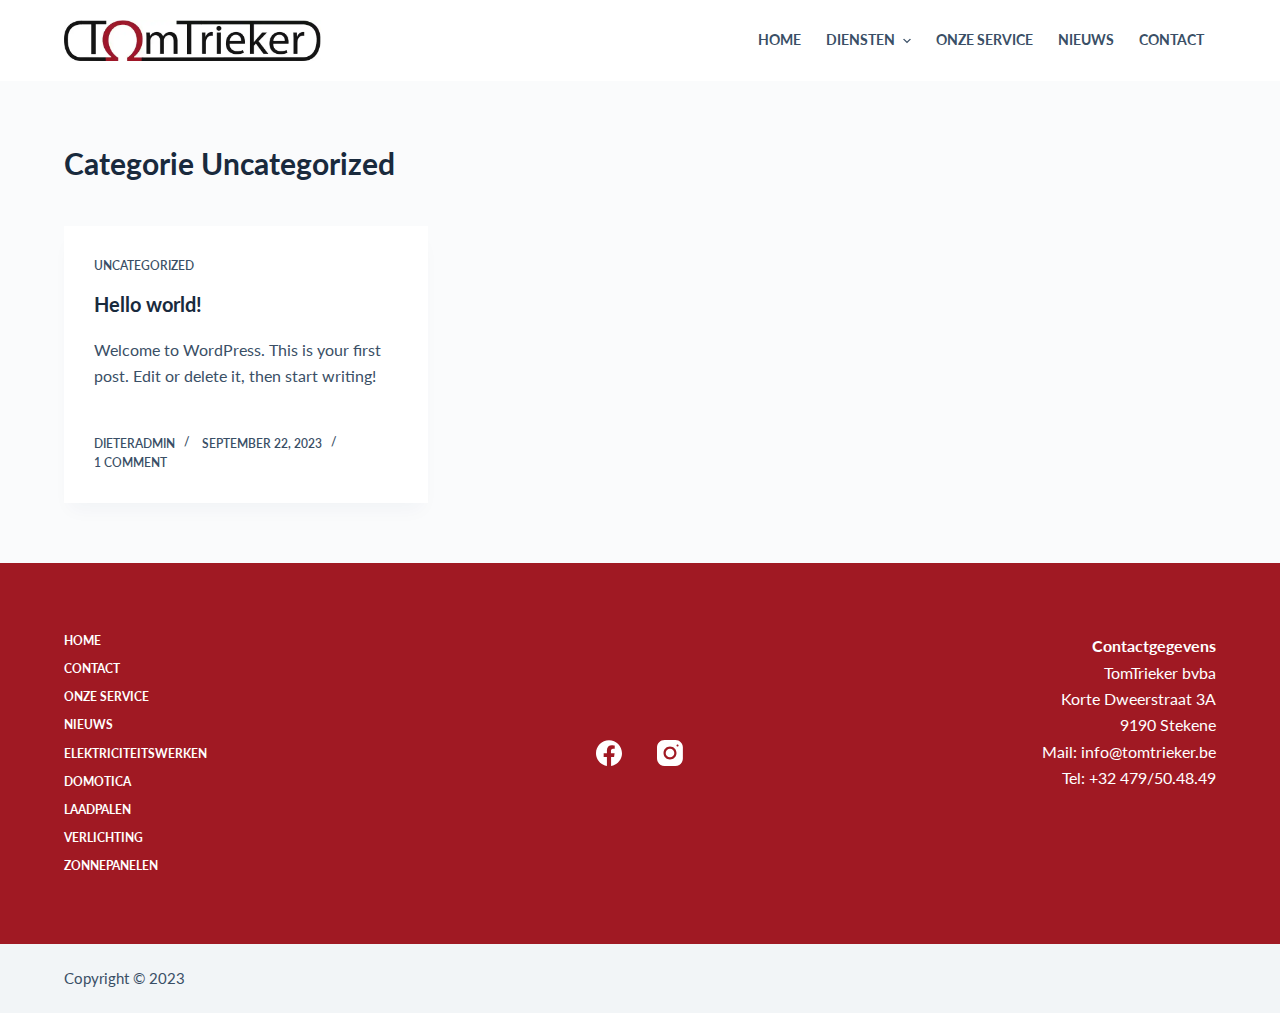
<file: category/uncategorized/index.html>
<!DOCTYPE html>
<html lang="nl-BE">
<head>
	
	<meta charset="UTF-8">
	<meta name="viewport" content="width=device-width, initial-scale=1, maximum-scale=5, viewport-fit=cover">
	<link rel="profile" href="https://gmpg.org/xfn/11">

	<title>Uncategorized &#8211; Tomtrieker</title>
<meta name="robots" content="max-image-preview:large">
<link rel="dns-prefetch" href="//fonts.googleapis.com">
<link rel="alternate" type="application/rss+xml" title="Tomtrieker &raquo; feed" href="https://dcmaticshare.github.io/tom/feed/">
<link rel="alternate" type="application/rss+xml" title="Tomtrieker &raquo; reactiesfeed" href="https://dcmaticshare.github.io/tom/comments/feed/">
<link rel="alternate" type="application/rss+xml" title="Tomtrieker &raquo; Uncategorized categoriefeed" href="https://dcmaticshare.github.io/tom/category/uncategorized/feed/">
<link rel="stylesheet" id="blocksy-dynamic-global-css" href="https://dcmaticshare.github.io/tom/wp-content/uploads/blocksy/css/global.css?ver=15715" media="all">
<link rel="stylesheet" id="wp-block-library-css" href="https://dcmaticshare.github.io/tom/wp-includes/css/dist/block-library/style.min.css?ver=6.3.1" media="all">
<style id="global-styles-inline-css">body{--wp--preset--color--black: #000000;--wp--preset--color--cyan-bluish-gray: #abb8c3;--wp--preset--color--white: #ffffff;--wp--preset--color--pale-pink: #f78da7;--wp--preset--color--vivid-red: #cf2e2e;--wp--preset--color--luminous-vivid-orange: #ff6900;--wp--preset--color--luminous-vivid-amber: #fcb900;--wp--preset--color--light-green-cyan: #7bdcb5;--wp--preset--color--vivid-green-cyan: #00d084;--wp--preset--color--pale-cyan-blue: #8ed1fc;--wp--preset--color--vivid-cyan-blue: #0693e3;--wp--preset--color--vivid-purple: #9b51e0;--wp--preset--color--palette-color-1: var(--paletteColor1, #A01923);--wp--preset--color--palette-color-2: var(--paletteColor2, #202020);--wp--preset--color--palette-color-3: var(--paletteColor3, #3A4F66);--wp--preset--color--palette-color-4: var(--paletteColor4, #192a3d);--wp--preset--color--palette-color-5: var(--paletteColor5, #e1e8ed);--wp--preset--color--palette-color-6: var(--paletteColor6, #f2f5f7);--wp--preset--color--palette-color-7: var(--paletteColor7, #FAFBFC);--wp--preset--color--palette-color-8: var(--paletteColor8, #ffffff);--wp--preset--gradient--vivid-cyan-blue-to-vivid-purple: linear-gradient(135deg,rgba(6,147,227,1) 0%,rgb(155,81,224) 100%);--wp--preset--gradient--light-green-cyan-to-vivid-green-cyan: linear-gradient(135deg,rgb(122,220,180) 0%,rgb(0,208,130) 100%);--wp--preset--gradient--luminous-vivid-amber-to-luminous-vivid-orange: linear-gradient(135deg,rgba(252,185,0,1) 0%,rgba(255,105,0,1) 100%);--wp--preset--gradient--luminous-vivid-orange-to-vivid-red: linear-gradient(135deg,rgba(255,105,0,1) 0%,rgb(207,46,46) 100%);--wp--preset--gradient--very-light-gray-to-cyan-bluish-gray: linear-gradient(135deg,rgb(238,238,238) 0%,rgb(169,184,195) 100%);--wp--preset--gradient--cool-to-warm-spectrum: linear-gradient(135deg,rgb(74,234,220) 0%,rgb(151,120,209) 20%,rgb(207,42,186) 40%,rgb(238,44,130) 60%,rgb(251,105,98) 80%,rgb(254,248,76) 100%);--wp--preset--gradient--blush-light-purple: linear-gradient(135deg,rgb(255,206,236) 0%,rgb(152,150,240) 100%);--wp--preset--gradient--blush-bordeaux: linear-gradient(135deg,rgb(254,205,165) 0%,rgb(254,45,45) 50%,rgb(107,0,62) 100%);--wp--preset--gradient--luminous-dusk: linear-gradient(135deg,rgb(255,203,112) 0%,rgb(199,81,192) 50%,rgb(65,88,208) 100%);--wp--preset--gradient--pale-ocean: linear-gradient(135deg,rgb(255,245,203) 0%,rgb(182,227,212) 50%,rgb(51,167,181) 100%);--wp--preset--gradient--electric-grass: linear-gradient(135deg,rgb(202,248,128) 0%,rgb(113,206,126) 100%);--wp--preset--gradient--midnight: linear-gradient(135deg,rgb(2,3,129) 0%,rgb(40,116,252) 100%);--wp--preset--gradient--juicy-peach: linear-gradient(to right, #ffecd2 0%, #fcb69f 100%);--wp--preset--gradient--young-passion: linear-gradient(to right, #ff8177 0%, #ff867a 0%, #ff8c7f 21%, #f99185 52%, #cf556c 78%, #b12a5b 100%);--wp--preset--gradient--true-sunset: linear-gradient(to right, #fa709a 0%, #fee140 100%);--wp--preset--gradient--morpheus-den: linear-gradient(to top, #30cfd0 0%, #330867 100%);--wp--preset--gradient--plum-plate: linear-gradient(135deg, #667eea 0%, #764ba2 100%);--wp--preset--gradient--aqua-splash: linear-gradient(15deg, #13547a 0%, #80d0c7 100%);--wp--preset--gradient--love-kiss: linear-gradient(to top, #ff0844 0%, #ffb199 100%);--wp--preset--gradient--new-retrowave: linear-gradient(to top, #3b41c5 0%, #a981bb 49%, #ffc8a9 100%);--wp--preset--gradient--plum-bath: linear-gradient(to top, #cc208e 0%, #6713d2 100%);--wp--preset--gradient--high-flight: linear-gradient(to right, #0acffe 0%, #495aff 100%);--wp--preset--gradient--teen-party: linear-gradient(-225deg, #FF057C 0%, #8D0B93 50%, #321575 100%);--wp--preset--gradient--fabled-sunset: linear-gradient(-225deg, #231557 0%, #44107A 29%, #FF1361 67%, #FFF800 100%);--wp--preset--gradient--arielle-smile: radial-gradient(circle 248px at center, #16d9e3 0%, #30c7ec 47%, #46aef7 100%);--wp--preset--gradient--itmeo-branding: linear-gradient(180deg, #2af598 0%, #009efd 100%);--wp--preset--gradient--deep-blue: linear-gradient(to right, #6a11cb 0%, #2575fc 100%);--wp--preset--gradient--strong-bliss: linear-gradient(to right, #f78ca0 0%, #f9748f 19%, #fd868c 60%, #fe9a8b 100%);--wp--preset--gradient--sweet-period: linear-gradient(to top, #3f51b1 0%, #5a55ae 13%, #7b5fac 25%, #8f6aae 38%, #a86aa4 50%, #cc6b8e 62%, #f18271 75%, #f3a469 87%, #f7c978 100%);--wp--preset--gradient--purple-division: linear-gradient(to top, #7028e4 0%, #e5b2ca 100%);--wp--preset--gradient--cold-evening: linear-gradient(to top, #0c3483 0%, #a2b6df 100%, #6b8cce 100%, #a2b6df 100%);--wp--preset--gradient--mountain-rock: linear-gradient(to right, #868f96 0%, #596164 100%);--wp--preset--gradient--desert-hump: linear-gradient(to top, #c79081 0%, #dfa579 100%);--wp--preset--gradient--ethernal-constance: linear-gradient(to top, #09203f 0%, #537895 100%);--wp--preset--gradient--happy-memories: linear-gradient(-60deg, #ff5858 0%, #f09819 100%);--wp--preset--gradient--grown-early: linear-gradient(to top, #0ba360 0%, #3cba92 100%);--wp--preset--gradient--morning-salad: linear-gradient(-225deg, #B7F8DB 0%, #50A7C2 100%);--wp--preset--gradient--night-call: linear-gradient(-225deg, #AC32E4 0%, #7918F2 48%, #4801FF 100%);--wp--preset--gradient--mind-crawl: linear-gradient(-225deg, #473B7B 0%, #3584A7 51%, #30D2BE 100%);--wp--preset--gradient--angel-care: linear-gradient(-225deg, #FFE29F 0%, #FFA99F 48%, #FF719A 100%);--wp--preset--gradient--juicy-cake: linear-gradient(to top, #e14fad 0%, #f9d423 100%);--wp--preset--gradient--rich-metal: linear-gradient(to right, #d7d2cc 0%, #304352 100%);--wp--preset--gradient--mole-hall: linear-gradient(-20deg, #616161 0%, #9bc5c3 100%);--wp--preset--gradient--cloudy-knoxville: linear-gradient(120deg, #fdfbfb 0%, #ebedee 100%);--wp--preset--gradient--soft-grass: linear-gradient(to top, #c1dfc4 0%, #deecdd 100%);--wp--preset--gradient--saint-petersburg: linear-gradient(135deg, #f5f7fa 0%, #c3cfe2 100%);--wp--preset--gradient--everlasting-sky: linear-gradient(135deg, #fdfcfb 0%, #e2d1c3 100%);--wp--preset--gradient--kind-steel: linear-gradient(-20deg, #e9defa 0%, #fbfcdb 100%);--wp--preset--gradient--over-sun: linear-gradient(60deg, #abecd6 0%, #fbed96 100%);--wp--preset--gradient--premium-white: linear-gradient(to top, #d5d4d0 0%, #d5d4d0 1%, #eeeeec 31%, #efeeec 75%, #e9e9e7 100%);--wp--preset--gradient--clean-mirror: linear-gradient(45deg, #93a5cf 0%, #e4efe9 100%);--wp--preset--gradient--wild-apple: linear-gradient(to top, #d299c2 0%, #fef9d7 100%);--wp--preset--gradient--snow-again: linear-gradient(to top, #e6e9f0 0%, #eef1f5 100%);--wp--preset--gradient--confident-cloud: linear-gradient(to top, #dad4ec 0%, #dad4ec 1%, #f3e7e9 100%);--wp--preset--gradient--glass-water: linear-gradient(to top, #dfe9f3 0%, white 100%);--wp--preset--gradient--perfect-white: linear-gradient(-225deg, #E3FDF5 0%, #FFE6FA 100%);--wp--preset--font-size--small: 13px;--wp--preset--font-size--medium: 20px;--wp--preset--font-size--large: 36px;--wp--preset--font-size--x-large: 42px;--wp--preset--spacing--20: 0.44rem;--wp--preset--spacing--30: 0.67rem;--wp--preset--spacing--40: 1rem;--wp--preset--spacing--50: 1.5rem;--wp--preset--spacing--60: 2.25rem;--wp--preset--spacing--70: 3.38rem;--wp--preset--spacing--80: 5.06rem;--wp--preset--shadow--natural: 6px 6px 9px rgba(0, 0, 0, 0.2);--wp--preset--shadow--deep: 12px 12px 50px rgba(0, 0, 0, 0.4);--wp--preset--shadow--sharp: 6px 6px 0px rgba(0, 0, 0, 0.2);--wp--preset--shadow--outlined: 6px 6px 0px -3px rgba(255, 255, 255, 1), 6px 6px rgba(0, 0, 0, 1);--wp--preset--shadow--crisp: 6px 6px 0px rgba(0, 0, 0, 1);}body { margin: 0;--wp--style--global--content-size: var(--block-max-width);--wp--style--global--wide-size: var(--block-wide-max-width); }.wp-site-blocks > .alignleft { float: left; margin-right: 2em; }.wp-site-blocks > .alignright { float: right; margin-left: 2em; }.wp-site-blocks > .aligncenter { justify-content: center; margin-left: auto; margin-right: auto; }:where(.wp-site-blocks) > * { margin-block-start: var(--content-spacing); margin-block-end: 0; }:where(.wp-site-blocks) > :first-child:first-child { margin-block-start: 0; }:where(.wp-site-blocks) > :last-child:last-child { margin-block-end: 0; }body { --wp--style--block-gap: var(--content-spacing); }:where(body .is-layout-flow)  > :first-child:first-child{margin-block-start: 0;}:where(body .is-layout-flow)  > :last-child:last-child{margin-block-end: 0;}:where(body .is-layout-flow)  > *{margin-block-start: var(--content-spacing);margin-block-end: 0;}:where(body .is-layout-constrained)  > :first-child:first-child{margin-block-start: 0;}:where(body .is-layout-constrained)  > :last-child:last-child{margin-block-end: 0;}:where(body .is-layout-constrained)  > *{margin-block-start: var(--content-spacing);margin-block-end: 0;}:where(body .is-layout-flex) {gap: var(--content-spacing);}:where(body .is-layout-grid) {gap: var(--content-spacing);}body .is-layout-flow > .alignleft{float: left;margin-inline-start: 0;margin-inline-end: 2em;}body .is-layout-flow > .alignright{float: right;margin-inline-start: 2em;margin-inline-end: 0;}body .is-layout-flow > .aligncenter{margin-left: auto !important;margin-right: auto !important;}body .is-layout-constrained > .alignleft{float: left;margin-inline-start: 0;margin-inline-end: 2em;}body .is-layout-constrained > .alignright{float: right;margin-inline-start: 2em;margin-inline-end: 0;}body .is-layout-constrained > .aligncenter{margin-left: auto !important;margin-right: auto !important;}body .is-layout-constrained > :where(:not(.alignleft):not(.alignright):not(.alignfull)){max-width: var(--wp--style--global--content-size);margin-left: auto !important;margin-right: auto !important;}body .is-layout-constrained > .alignwide{max-width: var(--wp--style--global--wide-size);}body .is-layout-flex{display: flex;}body .is-layout-flex{flex-wrap: wrap;align-items: center;}body .is-layout-flex > *{margin: 0;}body .is-layout-grid{display: grid;}body .is-layout-grid > *{margin: 0;}body{padding-top: 0px;padding-right: 0px;padding-bottom: 0px;padding-left: 0px;}.has-black-color{color: var(--wp--preset--color--black) !important;}.has-cyan-bluish-gray-color{color: var(--wp--preset--color--cyan-bluish-gray) !important;}.has-white-color{color: var(--wp--preset--color--white) !important;}.has-pale-pink-color{color: var(--wp--preset--color--pale-pink) !important;}.has-vivid-red-color{color: var(--wp--preset--color--vivid-red) !important;}.has-luminous-vivid-orange-color{color: var(--wp--preset--color--luminous-vivid-orange) !important;}.has-luminous-vivid-amber-color{color: var(--wp--preset--color--luminous-vivid-amber) !important;}.has-light-green-cyan-color{color: var(--wp--preset--color--light-green-cyan) !important;}.has-vivid-green-cyan-color{color: var(--wp--preset--color--vivid-green-cyan) !important;}.has-pale-cyan-blue-color{color: var(--wp--preset--color--pale-cyan-blue) !important;}.has-vivid-cyan-blue-color{color: var(--wp--preset--color--vivid-cyan-blue) !important;}.has-vivid-purple-color{color: var(--wp--preset--color--vivid-purple) !important;}.has-palette-color-1-color{color: var(--wp--preset--color--palette-color-1) !important;}.has-palette-color-2-color{color: var(--wp--preset--color--palette-color-2) !important;}.has-palette-color-3-color{color: var(--wp--preset--color--palette-color-3) !important;}.has-palette-color-4-color{color: var(--wp--preset--color--palette-color-4) !important;}.has-palette-color-5-color{color: var(--wp--preset--color--palette-color-5) !important;}.has-palette-color-6-color{color: var(--wp--preset--color--palette-color-6) !important;}.has-palette-color-7-color{color: var(--wp--preset--color--palette-color-7) !important;}.has-palette-color-8-color{color: var(--wp--preset--color--palette-color-8) !important;}.has-black-background-color{background-color: var(--wp--preset--color--black) !important;}.has-cyan-bluish-gray-background-color{background-color: var(--wp--preset--color--cyan-bluish-gray) !important;}.has-white-background-color{background-color: var(--wp--preset--color--white) !important;}.has-pale-pink-background-color{background-color: var(--wp--preset--color--pale-pink) !important;}.has-vivid-red-background-color{background-color: var(--wp--preset--color--vivid-red) !important;}.has-luminous-vivid-orange-background-color{background-color: var(--wp--preset--color--luminous-vivid-orange) !important;}.has-luminous-vivid-amber-background-color{background-color: var(--wp--preset--color--luminous-vivid-amber) !important;}.has-light-green-cyan-background-color{background-color: var(--wp--preset--color--light-green-cyan) !important;}.has-vivid-green-cyan-background-color{background-color: var(--wp--preset--color--vivid-green-cyan) !important;}.has-pale-cyan-blue-background-color{background-color: var(--wp--preset--color--pale-cyan-blue) !important;}.has-vivid-cyan-blue-background-color{background-color: var(--wp--preset--color--vivid-cyan-blue) !important;}.has-vivid-purple-background-color{background-color: var(--wp--preset--color--vivid-purple) !important;}.has-palette-color-1-background-color{background-color: var(--wp--preset--color--palette-color-1) !important;}.has-palette-color-2-background-color{background-color: var(--wp--preset--color--palette-color-2) !important;}.has-palette-color-3-background-color{background-color: var(--wp--preset--color--palette-color-3) !important;}.has-palette-color-4-background-color{background-color: var(--wp--preset--color--palette-color-4) !important;}.has-palette-color-5-background-color{background-color: var(--wp--preset--color--palette-color-5) !important;}.has-palette-color-6-background-color{background-color: var(--wp--preset--color--palette-color-6) !important;}.has-palette-color-7-background-color{background-color: var(--wp--preset--color--palette-color-7) !important;}.has-palette-color-8-background-color{background-color: var(--wp--preset--color--palette-color-8) !important;}.has-black-border-color{border-color: var(--wp--preset--color--black) !important;}.has-cyan-bluish-gray-border-color{border-color: var(--wp--preset--color--cyan-bluish-gray) !important;}.has-white-border-color{border-color: var(--wp--preset--color--white) !important;}.has-pale-pink-border-color{border-color: var(--wp--preset--color--pale-pink) !important;}.has-vivid-red-border-color{border-color: var(--wp--preset--color--vivid-red) !important;}.has-luminous-vivid-orange-border-color{border-color: var(--wp--preset--color--luminous-vivid-orange) !important;}.has-luminous-vivid-amber-border-color{border-color: var(--wp--preset--color--luminous-vivid-amber) !important;}.has-light-green-cyan-border-color{border-color: var(--wp--preset--color--light-green-cyan) !important;}.has-vivid-green-cyan-border-color{border-color: var(--wp--preset--color--vivid-green-cyan) !important;}.has-pale-cyan-blue-border-color{border-color: var(--wp--preset--color--pale-cyan-blue) !important;}.has-vivid-cyan-blue-border-color{border-color: var(--wp--preset--color--vivid-cyan-blue) !important;}.has-vivid-purple-border-color{border-color: var(--wp--preset--color--vivid-purple) !important;}.has-palette-color-1-border-color{border-color: var(--wp--preset--color--palette-color-1) !important;}.has-palette-color-2-border-color{border-color: var(--wp--preset--color--palette-color-2) !important;}.has-palette-color-3-border-color{border-color: var(--wp--preset--color--palette-color-3) !important;}.has-palette-color-4-border-color{border-color: var(--wp--preset--color--palette-color-4) !important;}.has-palette-color-5-border-color{border-color: var(--wp--preset--color--palette-color-5) !important;}.has-palette-color-6-border-color{border-color: var(--wp--preset--color--palette-color-6) !important;}.has-palette-color-7-border-color{border-color: var(--wp--preset--color--palette-color-7) !important;}.has-palette-color-8-border-color{border-color: var(--wp--preset--color--palette-color-8) !important;}.has-vivid-cyan-blue-to-vivid-purple-gradient-background{background: var(--wp--preset--gradient--vivid-cyan-blue-to-vivid-purple) !important;}.has-light-green-cyan-to-vivid-green-cyan-gradient-background{background: var(--wp--preset--gradient--light-green-cyan-to-vivid-green-cyan) !important;}.has-luminous-vivid-amber-to-luminous-vivid-orange-gradient-background{background: var(--wp--preset--gradient--luminous-vivid-amber-to-luminous-vivid-orange) !important;}.has-luminous-vivid-orange-to-vivid-red-gradient-background{background: var(--wp--preset--gradient--luminous-vivid-orange-to-vivid-red) !important;}.has-very-light-gray-to-cyan-bluish-gray-gradient-background{background: var(--wp--preset--gradient--very-light-gray-to-cyan-bluish-gray) !important;}.has-cool-to-warm-spectrum-gradient-background{background: var(--wp--preset--gradient--cool-to-warm-spectrum) !important;}.has-blush-light-purple-gradient-background{background: var(--wp--preset--gradient--blush-light-purple) !important;}.has-blush-bordeaux-gradient-background{background: var(--wp--preset--gradient--blush-bordeaux) !important;}.has-luminous-dusk-gradient-background{background: var(--wp--preset--gradient--luminous-dusk) !important;}.has-pale-ocean-gradient-background{background: var(--wp--preset--gradient--pale-ocean) !important;}.has-electric-grass-gradient-background{background: var(--wp--preset--gradient--electric-grass) !important;}.has-midnight-gradient-background{background: var(--wp--preset--gradient--midnight) !important;}.has-juicy-peach-gradient-background{background: var(--wp--preset--gradient--juicy-peach) !important;}.has-young-passion-gradient-background{background: var(--wp--preset--gradient--young-passion) !important;}.has-true-sunset-gradient-background{background: var(--wp--preset--gradient--true-sunset) !important;}.has-morpheus-den-gradient-background{background: var(--wp--preset--gradient--morpheus-den) !important;}.has-plum-plate-gradient-background{background: var(--wp--preset--gradient--plum-plate) !important;}.has-aqua-splash-gradient-background{background: var(--wp--preset--gradient--aqua-splash) !important;}.has-love-kiss-gradient-background{background: var(--wp--preset--gradient--love-kiss) !important;}.has-new-retrowave-gradient-background{background: var(--wp--preset--gradient--new-retrowave) !important;}.has-plum-bath-gradient-background{background: var(--wp--preset--gradient--plum-bath) !important;}.has-high-flight-gradient-background{background: var(--wp--preset--gradient--high-flight) !important;}.has-teen-party-gradient-background{background: var(--wp--preset--gradient--teen-party) !important;}.has-fabled-sunset-gradient-background{background: var(--wp--preset--gradient--fabled-sunset) !important;}.has-arielle-smile-gradient-background{background: var(--wp--preset--gradient--arielle-smile) !important;}.has-itmeo-branding-gradient-background{background: var(--wp--preset--gradient--itmeo-branding) !important;}.has-deep-blue-gradient-background{background: var(--wp--preset--gradient--deep-blue) !important;}.has-strong-bliss-gradient-background{background: var(--wp--preset--gradient--strong-bliss) !important;}.has-sweet-period-gradient-background{background: var(--wp--preset--gradient--sweet-period) !important;}.has-purple-division-gradient-background{background: var(--wp--preset--gradient--purple-division) !important;}.has-cold-evening-gradient-background{background: var(--wp--preset--gradient--cold-evening) !important;}.has-mountain-rock-gradient-background{background: var(--wp--preset--gradient--mountain-rock) !important;}.has-desert-hump-gradient-background{background: var(--wp--preset--gradient--desert-hump) !important;}.has-ethernal-constance-gradient-background{background: var(--wp--preset--gradient--ethernal-constance) !important;}.has-happy-memories-gradient-background{background: var(--wp--preset--gradient--happy-memories) !important;}.has-grown-early-gradient-background{background: var(--wp--preset--gradient--grown-early) !important;}.has-morning-salad-gradient-background{background: var(--wp--preset--gradient--morning-salad) !important;}.has-night-call-gradient-background{background: var(--wp--preset--gradient--night-call) !important;}.has-mind-crawl-gradient-background{background: var(--wp--preset--gradient--mind-crawl) !important;}.has-angel-care-gradient-background{background: var(--wp--preset--gradient--angel-care) !important;}.has-juicy-cake-gradient-background{background: var(--wp--preset--gradient--juicy-cake) !important;}.has-rich-metal-gradient-background{background: var(--wp--preset--gradient--rich-metal) !important;}.has-mole-hall-gradient-background{background: var(--wp--preset--gradient--mole-hall) !important;}.has-cloudy-knoxville-gradient-background{background: var(--wp--preset--gradient--cloudy-knoxville) !important;}.has-soft-grass-gradient-background{background: var(--wp--preset--gradient--soft-grass) !important;}.has-saint-petersburg-gradient-background{background: var(--wp--preset--gradient--saint-petersburg) !important;}.has-everlasting-sky-gradient-background{background: var(--wp--preset--gradient--everlasting-sky) !important;}.has-kind-steel-gradient-background{background: var(--wp--preset--gradient--kind-steel) !important;}.has-over-sun-gradient-background{background: var(--wp--preset--gradient--over-sun) !important;}.has-premium-white-gradient-background{background: var(--wp--preset--gradient--premium-white) !important;}.has-clean-mirror-gradient-background{background: var(--wp--preset--gradient--clean-mirror) !important;}.has-wild-apple-gradient-background{background: var(--wp--preset--gradient--wild-apple) !important;}.has-snow-again-gradient-background{background: var(--wp--preset--gradient--snow-again) !important;}.has-confident-cloud-gradient-background{background: var(--wp--preset--gradient--confident-cloud) !important;}.has-glass-water-gradient-background{background: var(--wp--preset--gradient--glass-water) !important;}.has-perfect-white-gradient-background{background: var(--wp--preset--gradient--perfect-white) !important;}.has-small-font-size{font-size: var(--wp--preset--font-size--small) !important;}.has-medium-font-size{font-size: var(--wp--preset--font-size--medium) !important;}.has-large-font-size{font-size: var(--wp--preset--font-size--large) !important;}.has-x-large-font-size{font-size: var(--wp--preset--font-size--x-large) !important;}
.wp-block-navigation a:where(:not(.wp-element-button)){color: inherit;}
.wp-block-pullquote{font-size: 1.5em;line-height: 1.6;}</style>
<link rel="stylesheet" id="contact-form-7-css" href="https://dcmaticshare.github.io/tom/wp-content/plugins/contact-form-7/includes/css/styles.css?ver=5.8" media="all">
<link rel="stylesheet" id="blocksy-fonts-font-source-google-css" href="https://fonts.googleapis.com/css2?family=Lato:wght@400;500;600;700&#038;display=swap" media="all">
<link rel="stylesheet" id="ct-main-styles-css" href="https://dcmaticshare.github.io/tom/wp-content/themes/blocksy/static/bundle/main.min.css?ver=1.9.6" media="all">
<link rel="stylesheet" id="ct-page-title-styles-css" href="https://dcmaticshare.github.io/tom/wp-content/themes/blocksy/static/bundle/page-title.min.css?ver=1.9.6" media="all">
<link rel="stylesheet" id="ct-elementor-styles-css" href="https://dcmaticshare.github.io/tom/wp-content/themes/blocksy/static/bundle/elementor-frontend.min.css?ver=1.9.6" media="all">
<link rel="stylesheet" id="ct-cf-7-styles-css" href="https://dcmaticshare.github.io/tom/wp-content/themes/blocksy/static/bundle/cf-7.min.css?ver=1.9.6" media="all">
<link rel="https://api.w.org/" href="https://dcmaticshare.github.io/tom/wp-json/">
<link rel="alternate" type="application/json" href="https://dcmaticshare.github.io/tom/wp-json/wp/v2/categories/1">
<link rel="EditURI" type="application/rsd+xml" title="RSD" href="https://dcmaticshare.github.io/tom/xmlrpc.php?rsd">
<meta name="generator" content="WordPress 6.3.1">
<noscript><link rel="stylesheet" href="https://dcmaticshare.github.io/tom/wp-content/themes/blocksy/static/bundle/no-scripts.min.css" type="text/css"></noscript>
<meta name="generator" content="Elementor 3.16.4; features: e_dom_optimization, e_optimized_assets_loading, e_optimized_css_loading, additional_custom_breakpoints; settings: css_print_method-external, google_font-enabled, font_display-swap">
	</head>


<body class="archive category category-uncategorized category-1 wp-custom-logo wp-embed-responsive elementor-default elementor-kit-6 ct-loading ct-elementor-default-template" data-link="type-2" data-prefix="categories" data-header="type-1:sticky" data-footer="type-1">

<a class="skip-link show-on-focus" href="#main">
	Skip to content</a>

<div class="ct-drawer-canvas"><div id="offcanvas" class="ct-panel ct-header" data-behaviour="right-side"><div class="ct-panel-inner">
		<div class="ct-panel-actions">
			<button class="ct-toggle-close" data-type="type-1" aria-label="Close drawer">
				<svg class="ct-icon" width="12" height="12" viewbox="0 0 15 15"><path d="M1 15a1 1 0 01-.71-.29 1 1 0 010-1.41l5.8-5.8-5.8-5.8A1 1 0 011.7.29l5.8 5.8 5.8-5.8a1 1 0 011.41 1.41l-5.8 5.8 5.8 5.8a1 1 0 01-1.41 1.41l-5.8-5.8-5.8 5.8A1 1 0 011 15z"></path></svg>
			</button>
		</div>
		<div class="ct-panel-content" data-device="desktop"></div>
<div class="ct-panel-content" data-device="mobile">
<nav class="mobile-menu has-submenu" data-id="mobile-menu" data-interaction="click" data-toggle-type="type-1" aria-label="Off Canvas Menu">
	<ul id="menu-main-menu-1" role="menubar">
<li class="menu-item menu-item-type-post_type menu-item-object-page menu-item-home menu-item-152" role="none"><a href="https://dcmaticshare.github.io/tom/" class="ct-menu-link" role="menuitem">Home</a></li>
<li class="menu-item menu-item-type-custom menu-item-object-custom menu-item-has-children menu-item-151" role="none">
<span class="ct-sub-menu-parent"><a href="#" class="ct-menu-link" role="menuitem">Diensten</a><button class="ct-toggle-dropdown-mobile" aria-label="Expand dropdown menu" aria-haspopup="true" aria-expanded="false" role="menuitem"><svg class="ct-icon toggle-icon-1" width="15" height="15" viewbox="0 0 15 15"><path d="M3.9,5.1l3.6,3.6l3.6-3.6l1.4,0.7l-5,5l-5-5L3.9,5.1z"></path></svg></button></span>
<ul class="sub-menu" role="menu">
	<li class="menu-item menu-item-type-post_type menu-item-object-page menu-item-176" role="none"><a href="https://dcmaticshare.github.io/tom/elektriciteitswerken/" class="ct-menu-link" role="menuitem">Elektriciteitswerken</a></li>
	<li class="menu-item menu-item-type-post_type menu-item-object-page menu-item-175" role="none"><a href="https://dcmaticshare.github.io/tom/domotica/" class="ct-menu-link" role="menuitem">Domotica</a></li>
	<li class="menu-item menu-item-type-post_type menu-item-object-page menu-item-174" role="none"><a href="https://dcmaticshare.github.io/tom/verlichting/" class="ct-menu-link" role="menuitem">Verlichting</a></li>
	<li class="menu-item menu-item-type-post_type menu-item-object-page menu-item-173" role="none"><a href="https://dcmaticshare.github.io/tom/zonnepanelen/" class="ct-menu-link" role="menuitem">Zonnepanelen</a></li>
	<li class="menu-item menu-item-type-post_type menu-item-object-page menu-item-172" role="none"><a href="https://dcmaticshare.github.io/tom/laadpalen/" class="ct-menu-link" role="menuitem">Laadpalen</a></li>
</ul>
</li>
<li class="menu-item menu-item-type-post_type menu-item-object-page menu-item-161" role="none"><a href="https://dcmaticshare.github.io/tom/onze-service/" class="ct-menu-link" role="menuitem">Onze service</a></li>
<li class="menu-item menu-item-type-post_type menu-item-object-page menu-item-160" role="none"><a href="https://dcmaticshare.github.io/tom/nieuws/" class="ct-menu-link" role="menuitem">Nieuws</a></li>
<li class="menu-item menu-item-type-post_type menu-item-object-page menu-item-159" role="none"><a href="https://dcmaticshare.github.io/tom/contact/" class="ct-menu-link" role="menuitem">Contact</a></li>
</ul></nav>

</div>
</div></div></div>
<div id="main-container">
	<header id="header" class="ct-header" data-id="type-1" itemscope="" itemtype="https://schema.org/WPHeader"><div data-device="desktop"><div class="ct-sticky-container"><div data-sticky="shrink"><div data-row="middle" data-column-set="2"><div class="ct-container">
<div data-column="start" data-placements="1"><div data-items="primary">
<div class="site-branding" data-id="logo" itemscope="itemscope" itemtype="https://schema.org/Organization">

			<a href="https://dcmaticshare.github.io/tom/" class="site-logo-container" rel="home"><img width="832" height="136" src="https://dcmaticshare.github.io/tom/wp-content/uploads/2023/09/Tomtrieker-Logo-Kleur.webp" class="default-logo" alt="Tomtrieker - Logo - Kleur"></a>	
	</div>

</div></div>
<div data-column="end" data-placements="1"><div data-items="primary">
<nav id="header-menu-1" class="header-menu-1" data-id="menu" data-interaction="hover" data-menu="type-1" data-dropdown="type-1:simple" data-responsive="no" itemscope="" itemtype="https://schema.org/SiteNavigationElement" aria-label="Header Menu">

	<ul id="menu-main-menu" class="menu" role="menubar">
<li id="menu-item-152" class="menu-item menu-item-type-post_type menu-item-object-page menu-item-home menu-item-152" role="none"><a href="https://dcmaticshare.github.io/tom/" class="ct-menu-link" role="menuitem">Home</a></li>
<li id="menu-item-151" class="menu-item menu-item-type-custom menu-item-object-custom menu-item-has-children menu-item-151 animated-submenu" role="none">
<a href="#" class="ct-menu-link" role="menuitem">Diensten<span class="ct-toggle-dropdown-desktop"><svg class="ct-icon" width="8" height="8" viewbox="0 0 15 15"><path d="M2.1,3.2l5.4,5.4l5.4-5.4L15,4.3l-7.5,7.5L0,4.3L2.1,3.2z"></path></svg></span></a><button class="ct-toggle-dropdown-desktop-ghost" aria-label="Expand dropdown menu" aria-haspopup="true" aria-expanded="false" role="menuitem"></button>
<ul class="sub-menu" role="menu">
	<li id="menu-item-176" class="menu-item menu-item-type-post_type menu-item-object-page menu-item-176" role="none"><a href="https://dcmaticshare.github.io/tom/elektriciteitswerken/" class="ct-menu-link" role="menuitem">Elektriciteitswerken</a></li>
	<li id="menu-item-175" class="menu-item menu-item-type-post_type menu-item-object-page menu-item-175" role="none"><a href="https://dcmaticshare.github.io/tom/domotica/" class="ct-menu-link" role="menuitem">Domotica</a></li>
	<li id="menu-item-174" class="menu-item menu-item-type-post_type menu-item-object-page menu-item-174" role="none"><a href="https://dcmaticshare.github.io/tom/verlichting/" class="ct-menu-link" role="menuitem">Verlichting</a></li>
	<li id="menu-item-173" class="menu-item menu-item-type-post_type menu-item-object-page menu-item-173" role="none"><a href="https://dcmaticshare.github.io/tom/zonnepanelen/" class="ct-menu-link" role="menuitem">Zonnepanelen</a></li>
	<li id="menu-item-172" class="menu-item menu-item-type-post_type menu-item-object-page menu-item-172" role="none"><a href="https://dcmaticshare.github.io/tom/laadpalen/" class="ct-menu-link" role="menuitem">Laadpalen</a></li>
</ul>
</li>
<li id="menu-item-161" class="menu-item menu-item-type-post_type menu-item-object-page menu-item-161" role="none"><a href="https://dcmaticshare.github.io/tom/onze-service/" class="ct-menu-link" role="menuitem">Onze service</a></li>
<li id="menu-item-160" class="menu-item menu-item-type-post_type menu-item-object-page menu-item-160" role="none"><a href="https://dcmaticshare.github.io/tom/nieuws/" class="ct-menu-link" role="menuitem">Nieuws</a></li>
<li id="menu-item-159" class="menu-item menu-item-type-post_type menu-item-object-page menu-item-159" role="none"><a href="https://dcmaticshare.github.io/tom/contact/" class="ct-menu-link" role="menuitem">Contact</a></li>
</ul></nav>

</div></div>
</div></div></div></div></div>
<div data-device="mobile"><div class="ct-sticky-container"><div data-sticky="shrink"><div data-row="middle" data-column-set="2"><div class="ct-container">
<div data-column="start" data-placements="1"><div data-items="primary">
<div class="site-branding" data-id="logo">

			<a href="https://dcmaticshare.github.io/tom/" class="site-logo-container" rel="home"><img width="832" height="136" src="https://dcmaticshare.github.io/tom/wp-content/uploads/2023/09/Tomtrieker-Logo-Kleur.webp" class="default-logo" alt="Tomtrieker - Logo - Kleur"></a>	
	</div>

</div></div>
<div data-column="end" data-placements="1"><div data-items="primary">
<button data-toggle-panel="#offcanvas" class="ct-header-trigger ct-toggle " data-design="simple" data-label="right" aria-label="Open off canvas" data-id="trigger">

	<span class="ct-label ct-hidden-sm ct-hidden-md ct-hidden-lg">Menu</span>

	<svg class="ct-icon" width="18" height="14" viewbox="0 0 18 14" aria-hidden="true" data-type="type-1">

		<rect y="0.00" width="18" height="1.7" rx="1"></rect>
		<rect y="6.15" width="18" height="1.7" rx="1"></rect>
		<rect y="12.3" width="18" height="1.7" rx="1"></rect>
	</svg>
</button>
</div></div>
</div></div></div></div></div></header>
	<main id="main" class="site-main hfeed" itemscope="itemscope" itemtype="https://schema.org/CreativeWork">

		
<div class="ct-container" data-vertical-spacing="top:bottom">
	<section>
		
<div class="hero-section" data-type="type-1">
			<header class="entry-header">
			<h1 class="page-title" title="Categorie Uncategorized" itemprop="headline">
<span class="ct-title-label">Categorie</span> Uncategorized</h1>		</header>
	</div>
<div class="entries" data-archive="default" data-layout="grid" data-cards="boxed"><article id="post-1" class="entry-card post-1 post type-post status-publish format-standard hentry category-uncategorized"><ul class="entry-meta" data-type="simple:slash"><li class="meta-categories" data-type="simple"><a href="https://dcmaticshare.github.io/tom/category/uncategorized/" rel="tag" class="ct-term-1">Uncategorized</a></li></ul>
	<h2 class="entry-title">
		<a href="https://dcmaticshare.github.io/tom/hello-world/" rel="bookmark">
			Hello world!		</a>
	</h2>

	<div class="entry-excerpt">
<p>Welcome to WordPress. This is your first post. Edit or delete it, then start writing!</p>
</div>
<div class="ct-ghost"></div>
<ul class="entry-meta" data-type="simple:slash">
<li class="meta-author" itemprop="author" itemscope="" itemtype="https://schema.org/Person"><a class="ct-meta-element-author" href="https://dcmaticshare.github.io/tom/author/dieteradmin/" title="Posts by dieteradmin" rel="author" itemprop="url"><span itemprop="name">dieteradmin</span></a></li>
<li class="meta-date" itemprop="datePublished"><time class="ct-meta-element-date" datetime="2023-09-22T15:48:05+02:00">september 22, 2023</time></li>
<li class="meta-comments"><a href="https://dcmaticshare.github.io/tom/hello-world/#comments">1 Comment</a></li>
</ul></article></div>	</section>

	</div>

	</main>

	<footer id="footer" class="ct-footer" data-id="type-1" itemscope="" itemtype="https://schema.org/WPFooter"><div data-row="middle"><div class="ct-container">
<div data-column="menu">
<nav id="footer-menu" class="footer-menu-inline " data-id="menu" itemscope="" itemtype="https://schema.org/SiteNavigationElement" aria-label="Footer Menu">

	<ul id="menu-footer-menu" class="menu" role="menubar">
<li id="menu-item-182" class="menu-item menu-item-type-post_type menu-item-object-page menu-item-home menu-item-182" role="none"><a href="https://dcmaticshare.github.io/tom/" class="ct-menu-link" role="menuitem">Home</a></li>
<li id="menu-item-183" class="menu-item menu-item-type-post_type menu-item-object-page menu-item-183" role="none"><a href="https://dcmaticshare.github.io/tom/contact/" class="ct-menu-link" role="menuitem">Contact</a></li>
<li id="menu-item-188" class="menu-item menu-item-type-post_type menu-item-object-page menu-item-188" role="none"><a href="https://dcmaticshare.github.io/tom/onze-service/" class="ct-menu-link" role="menuitem">Onze service</a></li>
<li id="menu-item-187" class="menu-item menu-item-type-post_type menu-item-object-page menu-item-187" role="none"><a href="https://dcmaticshare.github.io/tom/nieuws/" class="ct-menu-link" role="menuitem">Nieuws</a></li>
<li id="menu-item-185" class="menu-item menu-item-type-post_type menu-item-object-page menu-item-185" role="none"><a href="https://dcmaticshare.github.io/tom/elektriciteitswerken/" class="ct-menu-link" role="menuitem">Elektriciteitswerken</a></li>
<li id="menu-item-184" class="menu-item menu-item-type-post_type menu-item-object-page menu-item-184" role="none"><a href="https://dcmaticshare.github.io/tom/domotica/" class="ct-menu-link" role="menuitem">Domotica</a></li>
<li id="menu-item-186" class="menu-item menu-item-type-post_type menu-item-object-page menu-item-186" role="none"><a href="https://dcmaticshare.github.io/tom/laadpalen/" class="ct-menu-link" role="menuitem">Laadpalen</a></li>
<li id="menu-item-189" class="menu-item menu-item-type-post_type menu-item-object-page menu-item-189" role="none"><a href="https://dcmaticshare.github.io/tom/verlichting/" class="ct-menu-link" role="menuitem">Verlichting</a></li>
<li id="menu-item-190" class="menu-item menu-item-type-post_type menu-item-object-page menu-item-190" role="none"><a href="https://dcmaticshare.github.io/tom/zonnepanelen/" class="ct-menu-link" role="menuitem">Zonnepanelen</a></li>
</ul></nav>
</div>
<div data-column="socials">
<div class="ct-footer-socials" data-id="socials">

	
		<div class="ct-social-box" data-icon-size="custom" data-color="custom" data-icons-type="simple">
			
			
							
				<a href="https://www.facebook.com/370309309763290" data-network="facebook" aria-label="Facebook" target="_blank" rel="noopener">
					<span class="ct-icon-container">
				<svg width="20px" height="20px" viewbox="0 0 20 20" aria-hidden="true">
					<path d="M20,10.1c0-5.5-4.5-10-10-10S0,4.5,0,10.1c0,5,3.7,9.1,8.4,9.9v-7H5.9v-2.9h2.5V7.9C8.4,5.4,9.9,4,12.2,4c1.1,0,2.2,0.2,2.2,0.2v2.5h-1.3c-1.2,0-1.6,0.8-1.6,1.6v1.9h2.8L13.9,13h-2.3v7C16.3,19.2,20,15.1,20,10.1z"></path>
				</svg>
			</span>				</a>
							
				<a href="#" data-network="instagram" aria-label="Instagram" target="_blank" rel="noopener">
					<span class="ct-icon-container">
				<svg width="20" height="20" viewbox="0 0 20 20" aria-hidden="true">
					<circle cx="10" cy="10" r="3.3"></circle>
					<path d="M14.2,0H5.8C2.6,0,0,2.6,0,5.8v8.3C0,17.4,2.6,20,5.8,20h8.3c3.2,0,5.8-2.6,5.8-5.8V5.8C20,2.6,17.4,0,14.2,0zM10,15c-2.8,0-5-2.2-5-5s2.2-5,5-5s5,2.2,5,5S12.8,15,10,15z M15.8,5C15.4,5,15,4.6,15,4.2s0.4-0.8,0.8-0.8s0.8,0.4,0.8,0.8S16.3,5,15.8,5z"></path>
				</svg>
			</span>				</a>
			
			
					</div>

	</div>

</div>
<div data-column="widget-area-1"><div class="ct-widget widget_block widget_text" id="block-8">
<p><strong>Contactgegevens</strong><br>TomTrieker bvba<br>Korte Dweerstraat 3A<br>9190 Stekene<br>Mail: <a href="mailto:info@tomtrieker.be">info@tomtrieker.be</a><br>Tel: <a href="tel:0032479504849">+32 479/50.48.49</a></p>
</div></div>
</div></div>
<div data-row="bottom"><div class="ct-container" data-columns-divider="md:sm"><div data-column="copyright">
<div class="ct-footer-copyright" data-id="copyright">

	<p>Copyright © 2023</p>
</div>
</div></div></div></footer>
</div>

<script src="https://dcmaticshare.github.io/tom/wp-content/plugins/contact-form-7/includes/swv/js/index.js?ver=5.8" id="swv-js"></script>
<script id="contact-form-7-js-extra">var wpcf7 = {"api":{"root":"https:\/\/dcmaticshare.github.io\/tom\/wp-json\/","namespace":"contact-form-7\/v1"}};</script>
<script src="https://dcmaticshare.github.io/tom/wp-content/plugins/contact-form-7/includes/js/index.js?ver=5.8" id="contact-form-7-js"></script>
<script id="ct-scripts-js-extra">var ct_localizations = {"ajax_url":"https:\/\/dcmaticshare.github.io\/tom\/wp-admin\/admin-ajax.php","nonce":"5e4a3b92dc","public_url":"https:\/\/dcmaticshare.github.io\/tom\/wp-content\/themes\/blocksy\/static\/bundle\/","rest_url":"https:\/\/dcmaticshare.github.io\/tom\/wp-json\/","search_url":"https:\/\/dcmaticshare.github.io\/tom\/search\/QUERY_STRING\/","show_more_text":"Show more","more_text":"More","search_live_results":"Search results","search_live_no_result":"No results","search_live_one_result":"You got %s result. Please press Tab to select it.","search_live_many_results":"You got %s results. Please press Tab to select one.","expand_submenu":"Expand dropdown menu","collapse_submenu":"Collapse dropdown menu","dynamic_js_chunks":[{"id":"blocksy_dark_mode","selector":"[data-id=\"dark-mode-switcher\"]","url":"https:\/\/dcmaticshare.github.io\/tom\/wp-content\/plugins\/blocksy-companion\/static\/bundle\/dark-mode.js","trigger":"click"},{"id":"blocksy_sticky_header","selector":"header [data-sticky]","url":"https:\/\/dcmaticshare.github.io\/tom\/wp-content\/plugins\/blocksy-companion\/static\/bundle\/sticky.js"}],"dynamic_styles":{"lazy_load":"https:\/\/dcmaticshare.github.io\/tom\/wp-content\/themes\/blocksy\/static\/bundle\/non-critical-styles.min.css","search_lazy":"https:\/\/dcmaticshare.github.io\/tom\/wp-content\/themes\/blocksy\/static\/bundle\/non-critical-search-styles.min.css"},"dynamic_styles_selectors":[{"selector":"#account-modal","url":"https:\/\/dcmaticshare.github.io\/tom\/wp-content\/plugins\/blocksy-companion\/static\/bundle\/account-lazy.min.css"}]};</script>
<script src="https://dcmaticshare.github.io/tom/wp-content/themes/blocksy/static/bundle/main.js?ver=1.9.6" id="ct-scripts-js"></script>

</body>
</html>
</file>
